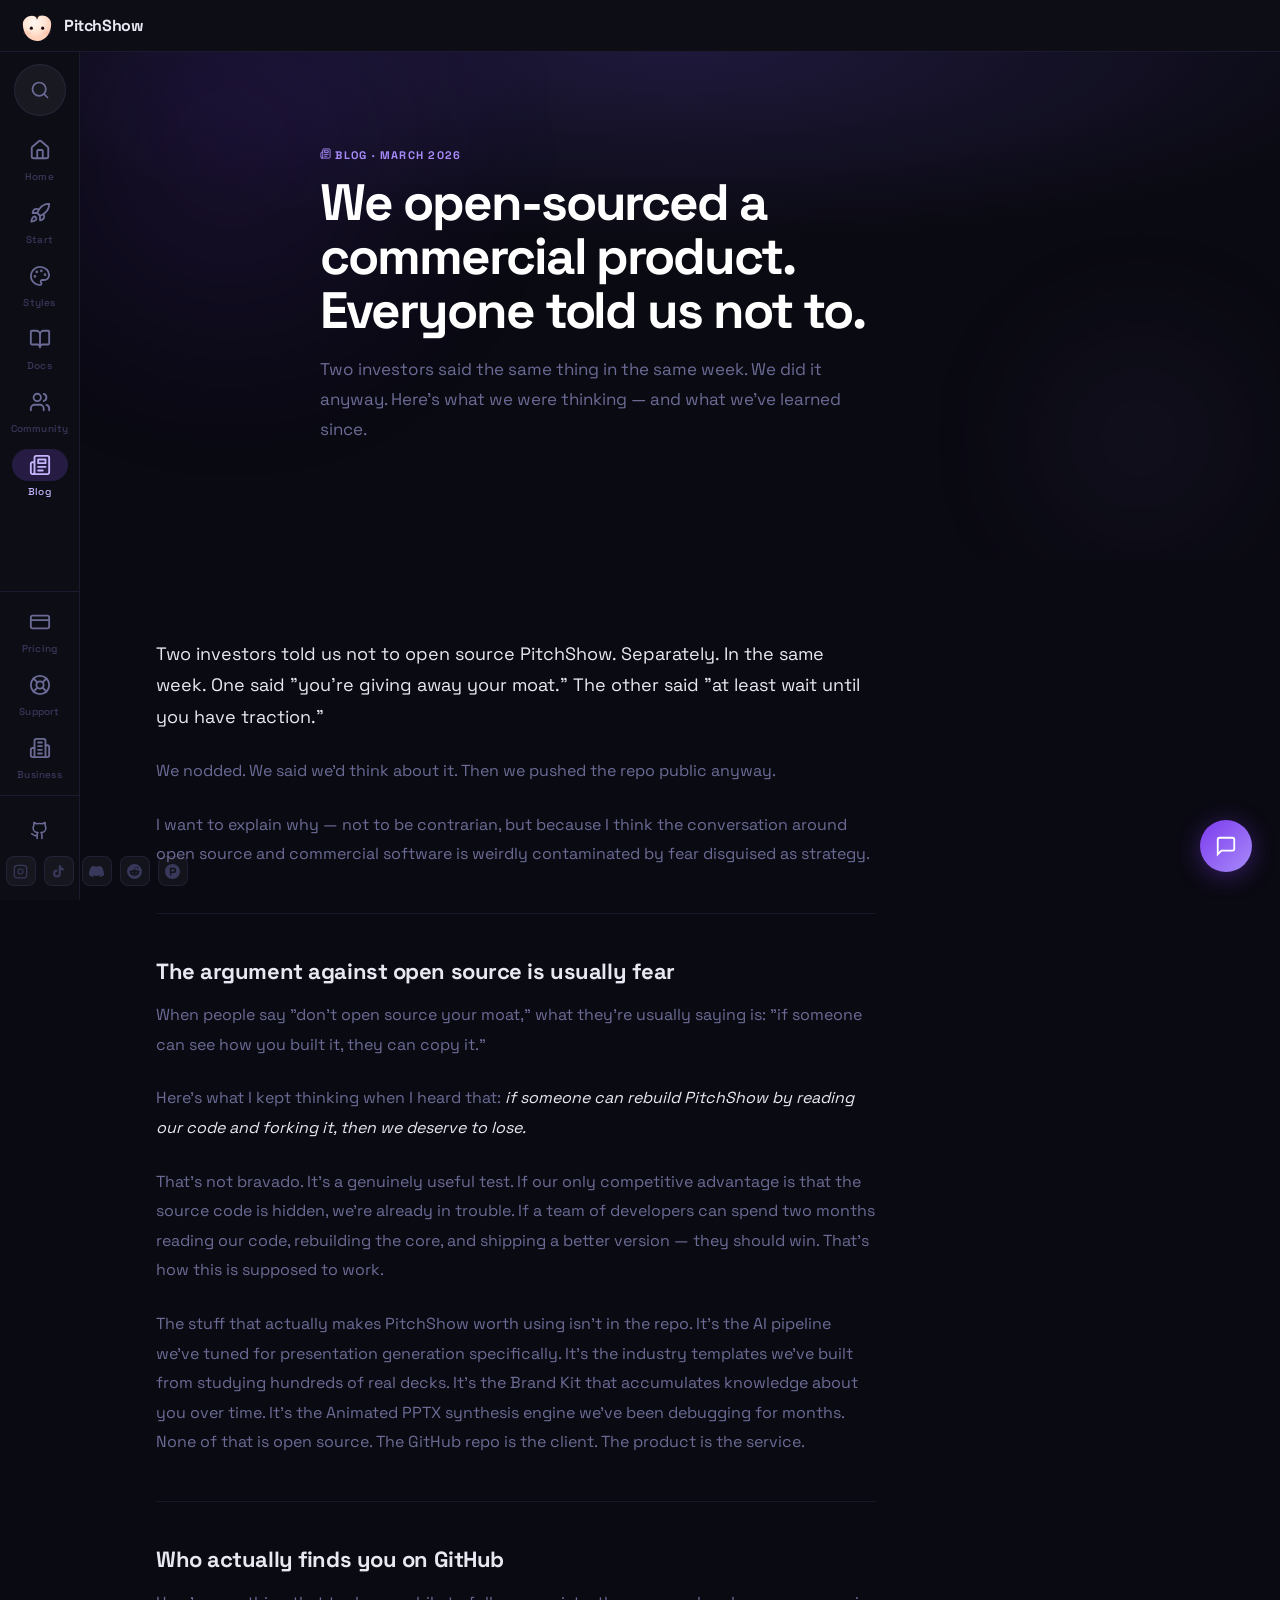
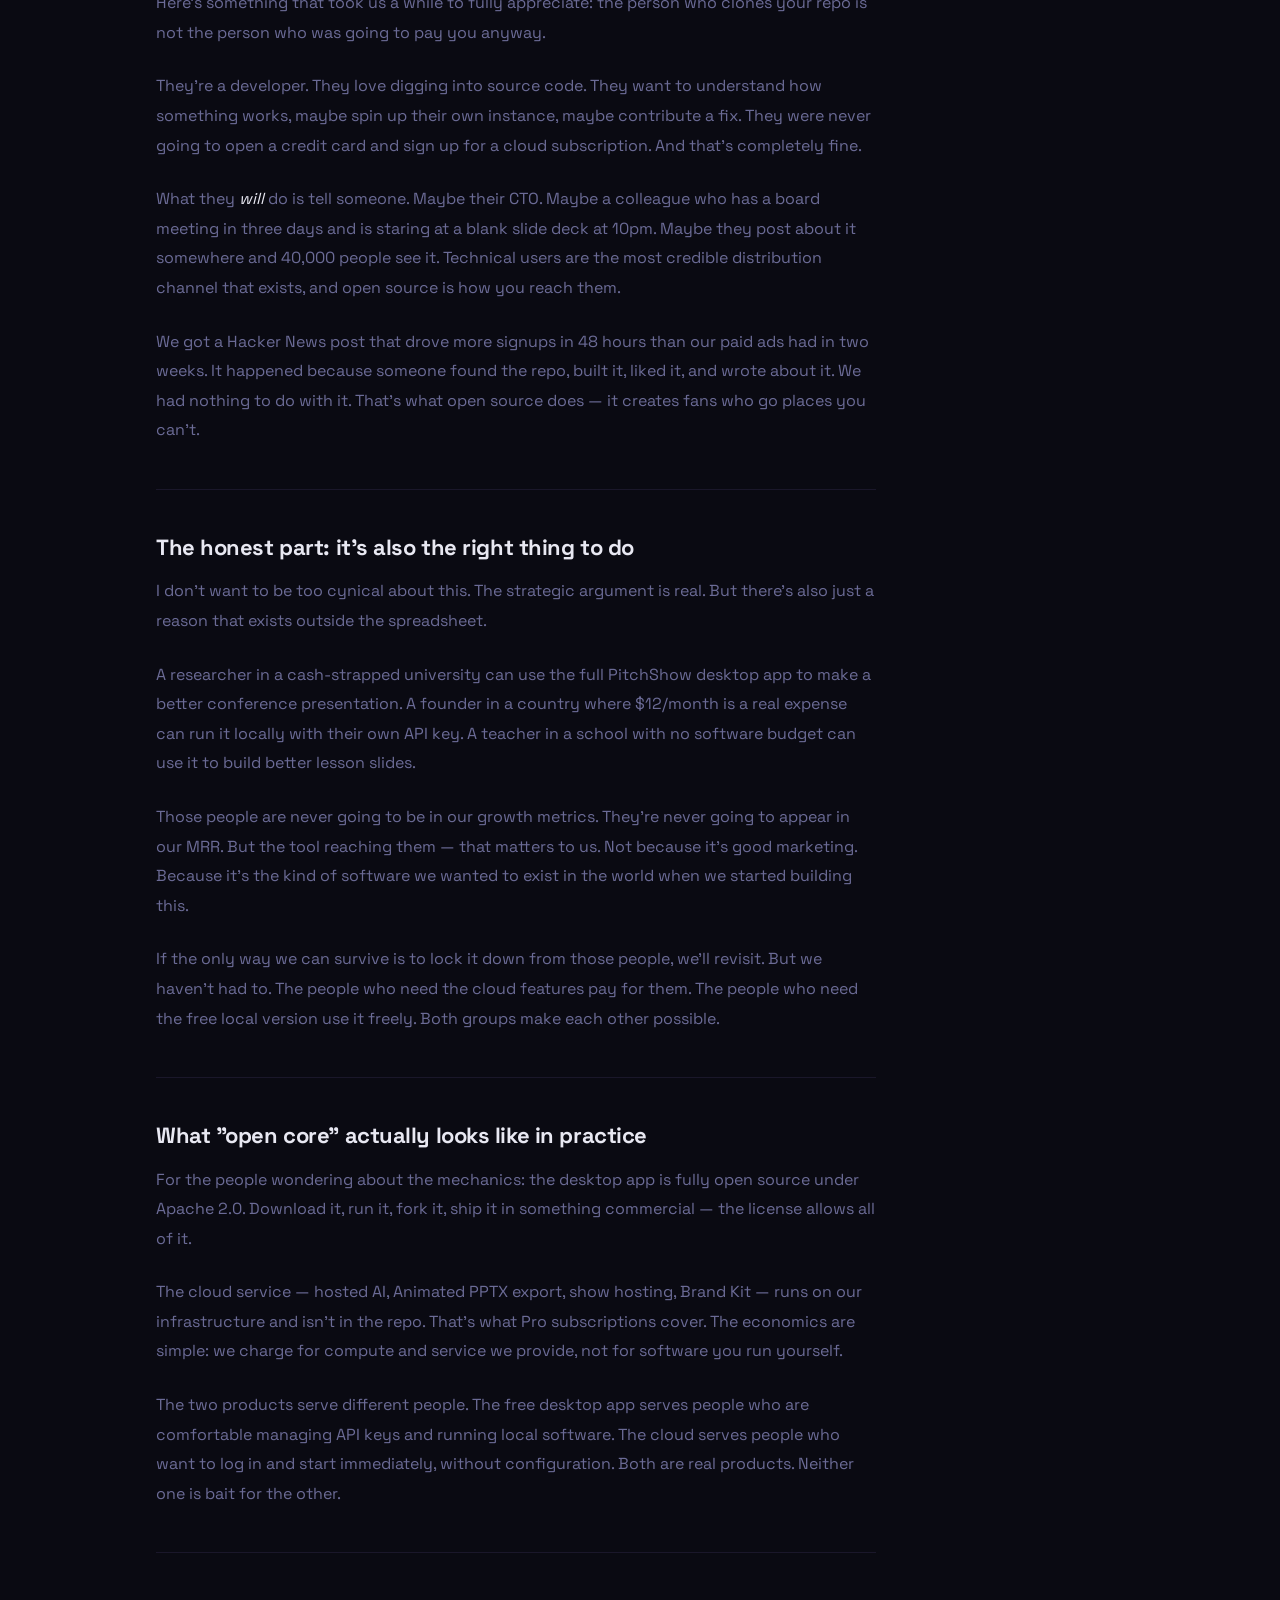
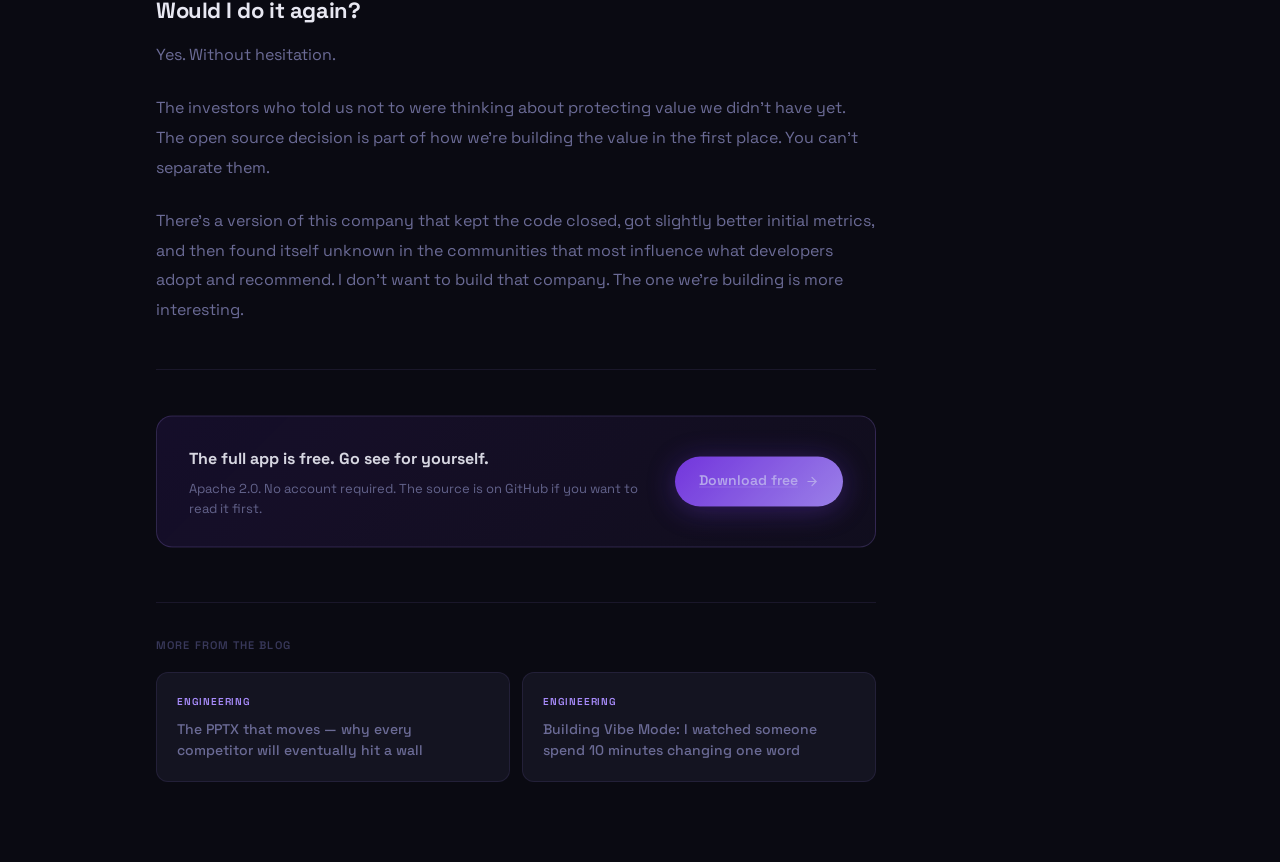
<file: blog-open-source.html>
<!DOCTYPE html>
<html lang="en">
<head>
<meta charset="UTF-8"/>
<meta name="viewport" content="width=device-width, initial-scale=1.0"/>
<title>We open-sourced a commercial product. Everyone told us not to. — PitchShow Blog</title>
<meta name="description" content="Two investors told us the same thing in the same week: don't open source it. We did it anyway. Here's what happened."/>
<link rel="preconnect" href="https://fonts.googleapis.com"/>
<link rel="preconnect" href="https://fonts.gstatic.com" crossorigin/>
<link href="https://fonts.googleapis.com/css2?family=Space+Grotesk:wght@300;400;500;600;700&family=JetBrains+Mono:wght@400;500&display=swap" rel="stylesheet"/>
<link rel="stylesheet" href="style.css"/>
<link rel="stylesheet" href="page.css"/>
</head>
<body>
<svg width="0" height="0" style="position:absolute;overflow:hidden">
  <defs>
    <radialGradient id="ps-grad" cx="40%" cy="28%" r="62%">
      <stop offset="0%" stop-color="#FFF9F4"/>
      <stop offset="52%" stop-color="#FFE8D8"/>
      <stop offset="100%" stop-color="#FFD0BA"/>
    </radialGradient>
  </defs>
</svg>
<aside class="sidebar" id="sidebar">
  <button class="sb-search" id="sbSearch" title="Search" aria-label="Search">
    <i data-lucide="search"></i>
  </button>
  <nav class="sb-nav">
    <a href="./index.html" class="sb-item" title="Home"><div class="sb-icon"><i data-lucide="home"></i></div><span class="sb-label">Home</span></a>
    <a href="./get-started.html" class="sb-item" title="Get started"><div class="sb-icon"><i data-lucide="rocket"></i></div><span class="sb-label">Start</span></a>
    <a href="./styles.html" class="sb-item" title="Styles"><div class="sb-icon"><i data-lucide="palette"></i></div><span class="sb-label">Styles</span></a>
    <a href="./docs.html" class="sb-item" title="Docs"><div class="sb-icon"><i data-lucide="book-open"></i></div><span class="sb-label">Docs</span></a>
    <a href="./community.html" class="sb-item" title="Community"><div class="sb-icon"><i data-lucide="users"></i></div><span class="sb-label">Community</span></a>
    <a href="./blog.html" class="sb-item active" title="Blog"><div class="sb-icon"><i data-lucide="newspaper"></i></div><span class="sb-label">Blog</span></a>
  </nav>
  <nav class="sb-nav sb-nav-bottom">
    <a href="./pricing.html" class="sb-item" title="Pricing"><div class="sb-icon"><i data-lucide="credit-card"></i></div><span class="sb-label">Pricing</span></a>
    <a href="./support.html" class="sb-item" title="Support"><div class="sb-icon"><i data-lucide="life-buoy"></i></div><span class="sb-label">Support</span></a>
    <a href="./enterprise.html" class="sb-item" title="Enterprise"><div class="sb-icon"><i data-lucide="building-2"></i></div><span class="sb-label">Business</span></a>
  </nav>
  <div class="sb-footer">
    <a href="https://github.com/pitchshow/pitchshow" class="sb-icon-btn" target="_blank" title="GitHub"><i data-lucide="github"></i></a>
    <div class="f-soc">
          <a href="https://github.com/pitchshow/pitchshow" target="_blank" title="GitHub"><i data-lucide="github"></i></a>
          <a href="https://x.com/pitchshowai" target="_blank" title="X / Twitter @pitchshowai"><i data-lucide="twitter"></i></a>
          <a href="https://youtube.com/@PitchShowAI" target="_blank" title="YouTube @PitchShowAI"><i data-lucide="youtube"></i></a>
          <a href="https://instagram.com/pitchshowai" target="_blank" title="Instagram @pitchshowai"><i data-lucide="instagram"></i></a>
          <a href="https://tiktok.com/@pitchshowai" target="_blank" title="TikTok @pitchshowai">
            <svg width="14" height="14" viewBox="0 0 24 24" fill="currentColor"><path d="M19.59 6.69a4.83 4.83 0 01-3.77-4.25V2h-3.45v13.67a2.89 2.89 0 01-2.88 2.5 2.89 2.89 0 01-2.89-2.89 2.89 2.89 0 012.89-2.89c.28 0 .54.04.79.1V9.01a6.33 6.33 0 00-.79-.05 6.34 6.34 0 00-6.34 6.34 6.34 6.34 0 006.34 6.34 6.34 6.34 0 006.33-6.34V9.07a8.16 8.16 0 004.77 1.52V7.17a4.85 4.85 0 01-1-.48z"/></svg>
          </a>
          <a href="https://discord.gg/pitchshow" target="_blank" title="Discord">
            <svg width="14" height="14" viewBox="0 0 24 24" fill="currentColor"><path d="M20.317 4.37a19.791 19.791 0 00-4.885-1.515.074.074 0 00-.079.037c-.21.375-.444.864-.608 1.25a18.27 18.27 0 00-5.487 0 12.64 12.64 0 00-.617-1.25.077.077 0 00-.079-.037A19.736 19.736 0 003.677 4.37a.07.07 0 00-.032.027C.533 9.046-.32 13.58.099 18.057a.082.082 0 00.031.057 19.9 19.9 0 005.993 3.03.078.078 0 00.084-.028c.462-.63.874-1.295 1.226-1.994a.076.076 0 00-.041-.106 13.107 13.107 0 01-1.872-.892.077.077 0 01-.008-.128 10.2 10.2 0 00.372-.292.074.074 0 01.077-.01c3.928 1.793 8.18 1.793 12.062 0a.074.074 0 01.078.01c.12.098.246.198.373.292a.077.077 0 01-.006.127 12.299 12.299 0 01-1.873.892.077.077 0 00-.041.107c.36.698.772 1.362 1.225 1.993a.076.076 0 00.084.028 19.839 19.839 0 006.002-3.03.077.077 0 00.032-.054c.5-5.177-.838-9.674-3.549-13.66a.061.061 0 00-.031-.03z"/></svg>
          </a>
          <a href="https://reddit.com/r/pitchshow" target="_blank" title="Reddit r/pitchshow">
            <svg width="14" height="14" viewBox="0 0 24 24" fill="currentColor"><path d="M12 0A12 12 0 0 0 0 12a12 12 0 0 0 12 12 12 12 0 0 0 12-12A12 12 0 0 0 12 0zm5.01 4.744c.688 0 1.25.561 1.25 1.249a1.25 1.25 0 0 1-2.498.056l-2.597-.547-.8 3.747c1.824.07 3.48.632 4.674 1.488.308-.309.73-.491 1.207-.491.968 0 1.754.786 1.754 1.754 0 .716-.435 1.333-1.01 1.614a3.111 3.111 0 0 1 .042.52c0 2.694-3.13 4.87-7.004 4.87-3.874 0-7.004-2.176-7.004-4.87 0-.183.015-.366.043-.534A1.748 1.748 0 0 1 4.028 12c0-.968.786-1.754 1.754-1.754.463 0 .898.196 1.207.49 1.207-.883 2.878-1.43 4.744-1.487l.885-4.182a.342.342 0 0 1 .14-.197.35.35 0 0 1 .238-.042l2.906.617a1.214 1.214 0 0 1 1.108-.701zM9.25 12C8.561 12 8 12.562 8 13.25c0 .687.561 1.248 1.25 1.248.687 0 1.248-.561 1.248-1.249 0-.688-.561-1.249-1.249-1.249zm5.5 0c-.687 0-1.248.561-1.248 1.25 0 .687.561 1.248 1.249 1.248.688 0 1.249-.561 1.249-1.249 0-.687-.562-1.249-1.25-1.249zm-5.466 3.99a.327.327 0 0 0-.231.094.33.33 0 0 0 0 .463c.842.842 2.484.913 2.961.913.477 0 2.105-.056 2.961-.913a.361.361 0 0 0 .029-.463.33.33 0 0 0-.464 0c-.547.533-1.684.73-2.512.73-.828 0-1.979-.196-2.512-.73a.326.326 0 0 0-.232-.095z"/></svg>
          </a>
          <a href="https://producthunt.com/@pitchshow" target="_blank" title="Product Hunt @pitchshow">
            <svg width="14" height="14" viewBox="0 0 24 24" fill="currentColor"><path d="M13.604 8.4h-3.405V12h3.405a1.8 1.8 0 000-3.6zM12 0C5.372 0 0 5.372 0 12s5.372 12 12 12 12-5.372 12-12S18.628 0 12 0zm1.604 14.4H10.2v3.6H7.8V6h5.804a4.2 4.2 0 010 8.4z"/></svg>
          </a>
        </div>
    <!-- sign-in button: visible after Cloud launch -->
  </div>
</aside>

<main class="main pg">
  <div class="pg-hero">
    <div class="orb orb-a"></div>
    <div class="orb orb-b"></div>
    <div class="pg-hero-inner" style="text-align:left;align-items:flex-start;max-width:720px">
      <div class="pg-kicker gs-up"><i data-lucide="newspaper" style="width:11px;height:11px"></i> Blog · March 2026</div>
      <h1 class="pg-h1 gs-up" style="font-size:clamp(28px,4vw,52px)">We open-sourced a commercial product.<br/>Everyone told us not to.</h1>
      <p class="pg-sub gs-up" style="text-align:left;max-width:560px">Two investors said the same thing in the same week. We did it anyway. Here's what we were thinking — and what we've learned since.</p>
      <div class="blog-byline gs-up">
        <span>PitchShow Team</span><span class="blog-byline-sep">·</span>
        <span>6 min read</span><span class="blog-byline-sep">·</span>
        <span style="color:var(--p400)">Strategy</span>
      </div>
    </div>
  </div>

  <div class="pg-section">
    <div class="pg-wrap">
      <article class="blog-article gs-up">

        <p class="blog-lead">Two investors told us not to open source PitchShow. Separately. In the same week. One said "you're giving away your moat." The other said "at least wait until you have traction."</p>

        <p>We nodded. We said we'd think about it. Then we pushed the repo public anyway.</p>

        <p>I want to explain why — not to be contrarian, but because I think the conversation around open source and commercial software is weirdly contaminated by fear disguised as strategy.</p>

        <hr class="blog-rule"/>

        <h2>The argument against open source is usually fear</h2>

        <p>When people say "don't open source your moat," what they're usually saying is: "if someone can see how you built it, they can copy it."</p>

        <p>Here's what I kept thinking when I heard that: <em>if someone can rebuild PitchShow by reading our code and forking it, then we deserve to lose.</em></p>

        <p>That's not bravado. It's a genuinely useful test. If our only competitive advantage is that the source code is hidden, we're already in trouble. If a team of developers can spend two months reading our code, rebuilding the core, and shipping a better version — they should win. That's how this is supposed to work.</p>

        <p>The stuff that actually makes PitchShow worth using isn't in the repo. It's the AI pipeline we've tuned for presentation generation specifically. It's the industry templates we've built from studying hundreds of real decks. It's the Brand Kit that accumulates knowledge about you over time. It's the Animated PPTX synthesis engine we've been debugging for months. None of that is open source. The GitHub repo is the client. The product is the service.</p>

        <hr class="blog-rule"/>

        <h2>Who actually finds you on GitHub</h2>

        <p>Here's something that took us a while to fully appreciate: the person who clones your repo is not the person who was going to pay you anyway.</p>

        <p>They're a developer. They love digging into source code. They want to understand how something works, maybe spin up their own instance, maybe contribute a fix. They were never going to open a credit card and sign up for a cloud subscription. And that's completely fine.</p>

        <p>What they <em>will</em> do is tell someone. Maybe their CTO. Maybe a colleague who has a board meeting in three days and is staring at a blank slide deck at 10pm. Maybe they post about it somewhere and 40,000 people see it. Technical users are the most credible distribution channel that exists, and open source is how you reach them.</p>

        <p>We got a Hacker News post that drove more signups in 48 hours than our paid ads had in two weeks. It happened because someone found the repo, built it, liked it, and wrote about it. We had nothing to do with it. That's what open source does — it creates fans who go places you can't.</p>

        <hr class="blog-rule"/>

        <h2>The honest part: it's also the right thing to do</h2>

        <p>I don't want to be too cynical about this. The strategic argument is real. But there's also just a reason that exists outside the spreadsheet.</p>

        <p>A researcher in a cash-strapped university can use the full PitchShow desktop app to make a better conference presentation. A founder in a country where $12/month is a real expense can run it locally with their own API key. A teacher in a school with no software budget can use it to build better lesson slides.</p>

        <p>Those people are never going to be in our growth metrics. They're never going to appear in our MRR. But the tool reaching them — that matters to us. Not because it's good marketing. Because it's the kind of software we wanted to exist in the world when we started building this.</p>

        <p>If the only way we can survive is to lock it down from those people, we'll revisit. But we haven't had to. The people who need the cloud features pay for them. The people who need the free local version use it freely. Both groups make each other possible.</p>

        <hr class="blog-rule"/>

        <h2>What "open core" actually looks like in practice</h2>

        <p>For the people wondering about the mechanics: the desktop app is fully open source under Apache 2.0. Download it, run it, fork it, ship it in something commercial — the license allows all of it.</p>

        <p>The cloud service — hosted AI, Animated PPTX export, show hosting, Brand Kit — runs on our infrastructure and isn't in the repo. That's what Pro subscriptions cover. The economics are simple: we charge for compute and service we provide, not for software you run yourself.</p>

        <p>The two products serve different people. The free desktop app serves people who are comfortable managing API keys and running local software. The cloud serves people who want to log in and start immediately, without configuration. Both are real products. Neither one is bait for the other.</p>

        <hr class="blog-rule"/>

        <h2>Would I do it again?</h2>

        <p>Yes. Without hesitation.</p>

        <p>The investors who told us not to were thinking about protecting value we didn't have yet. The open source decision is part of how we're building the value in the first place. You can't separate them.</p>

        <p>There's a version of this company that kept the code closed, got slightly better initial metrics, and then found itself unknown in the communities that most influence what developers adopt and recommend. I don't want to build that company. The one we're building is more interesting.</p>

        <hr class="blog-rule"/>

        <div class="blog-cta gs-card">
          <div class="blog-cta-text">
            <div class="blog-cta-title">The full app is free. Go see for yourself.</div>
            <div class="blog-cta-sub">Apache 2.0. No account required. The source is on GitHub if you want to read it first.</div>
          </div>
          <a href="./get-started.html" class="btn-pill-primary" style="flex-shrink:0;white-space:nowrap">Download free <i data-lucide="arrow-right" style="width:14px;height:14px"></i></a>
        </div>

        <div class="blog-more">
          <div class="blog-more-label">More from the blog</div>
          <div class="blog-more-grid">
            <a href="./blog.html" class="blog-more-card" style="text-decoration:none;transition:border-color .2s" onmouseover="this.style.borderColor='var(--bd2)'" onmouseout="this.style.borderColor='var(--bd)'">
              <div class="blog-more-tag">Engineering</div>
              <div class="blog-more-title">The PPTX that moves — why every competitor will eventually hit a wall</div>
            </a>
            <a href="./blog-vibe-mode.html" class="blog-more-card" style="text-decoration:none;transition:border-color .2s" onmouseover="this.style.borderColor='var(--bd2)'" onmouseout="this.style.borderColor='var(--bd)'">
              <div class="blog-more-tag">Engineering</div>
              <div class="blog-more-title">Building Vibe Mode: I watched someone spend 10 minutes changing one word</div>
            </a>
          </div>
        </div>

      </article>
    </div>
  </div>
</main>
<script src="vendor/lucide.min.js"></script>
<script src="vendor/gsap.min.js"></script>
<script src="vendor/ScrollTrigger.min.js"></script>
<script src="page.js"></script>
</body>
</html>
</file>
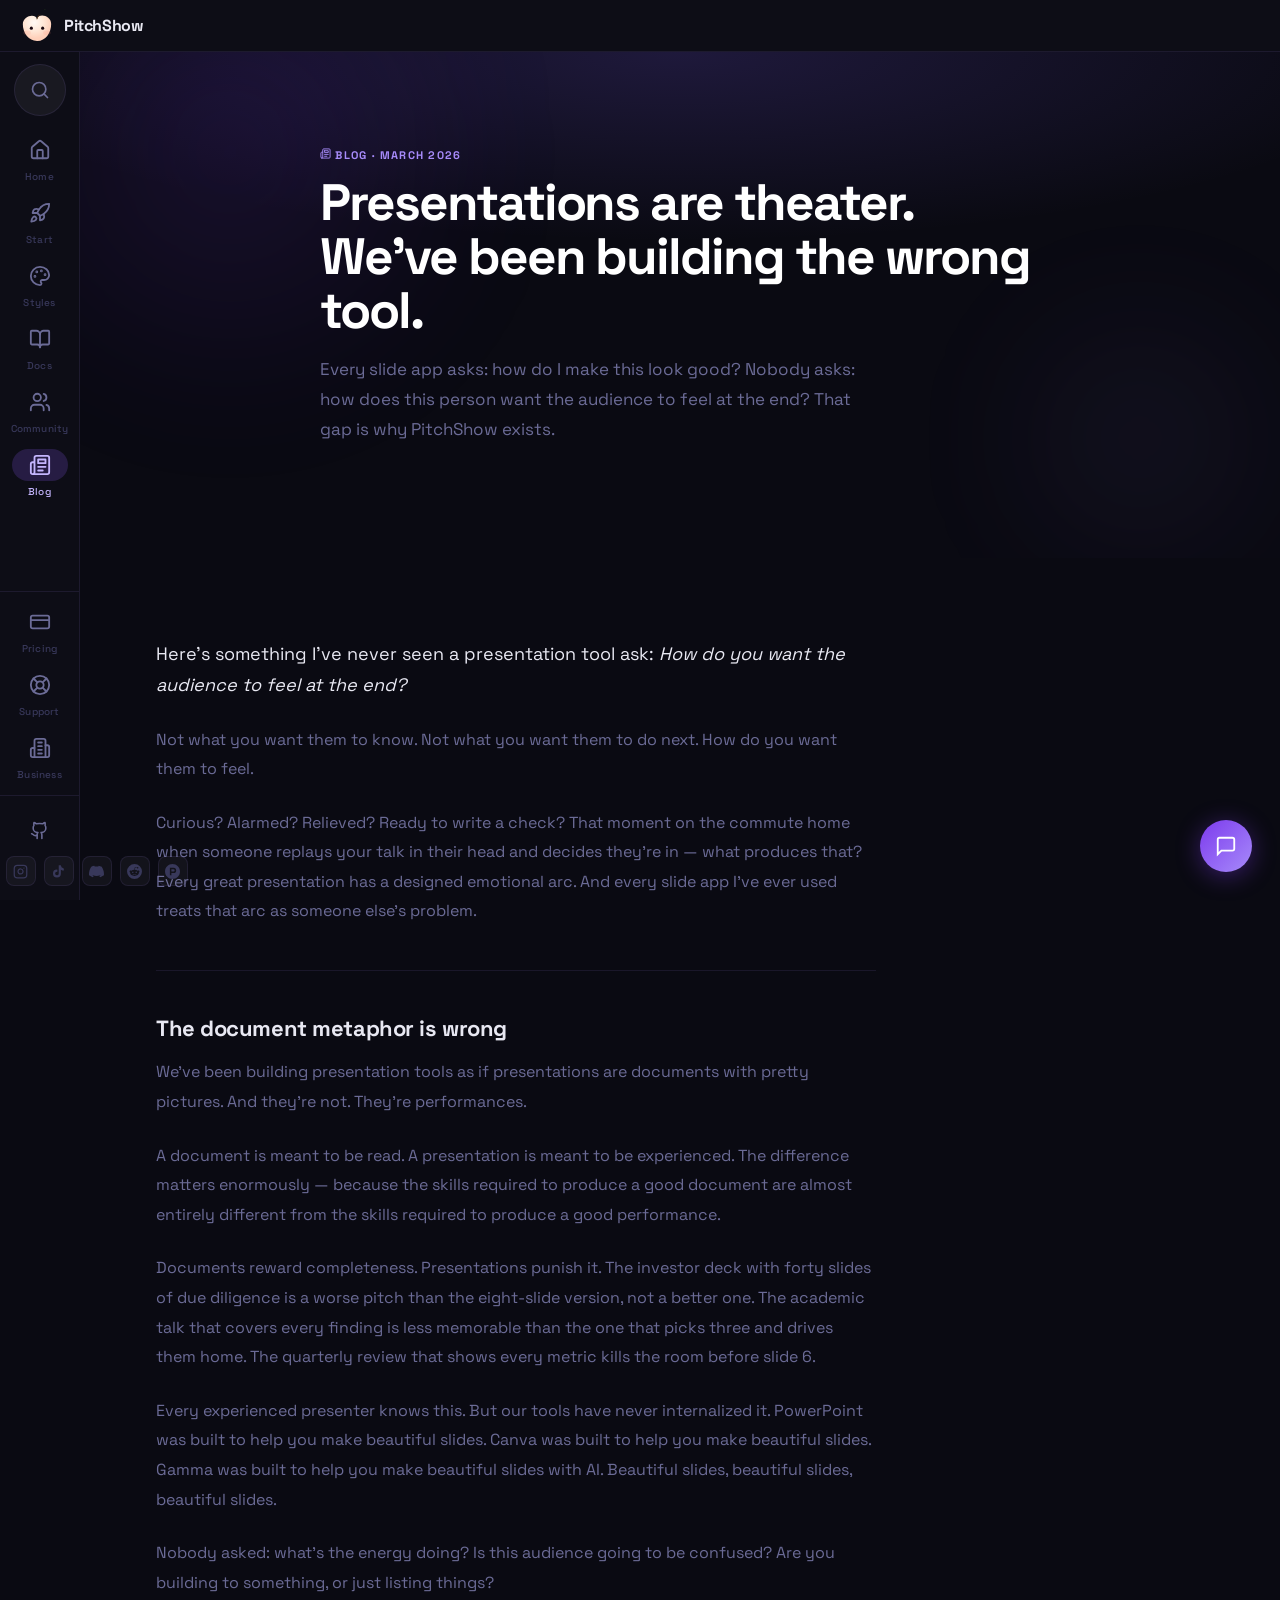
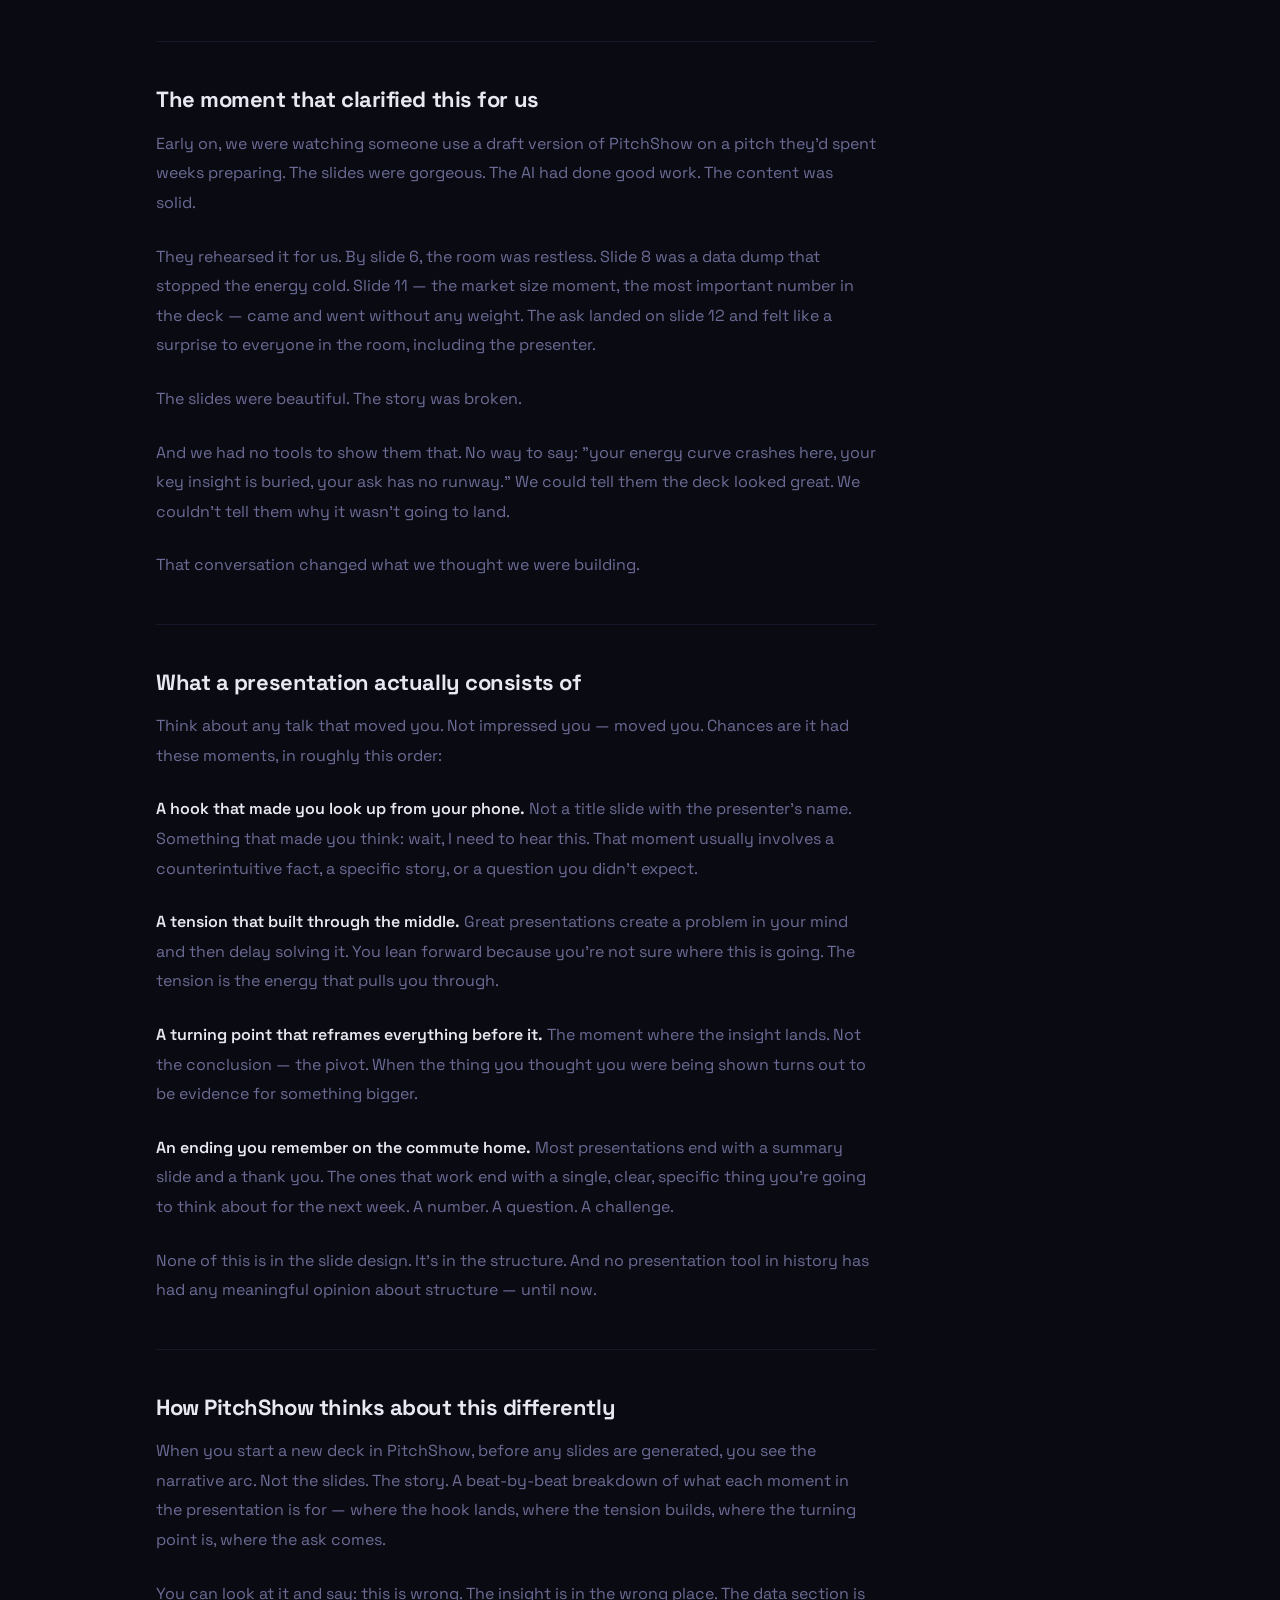
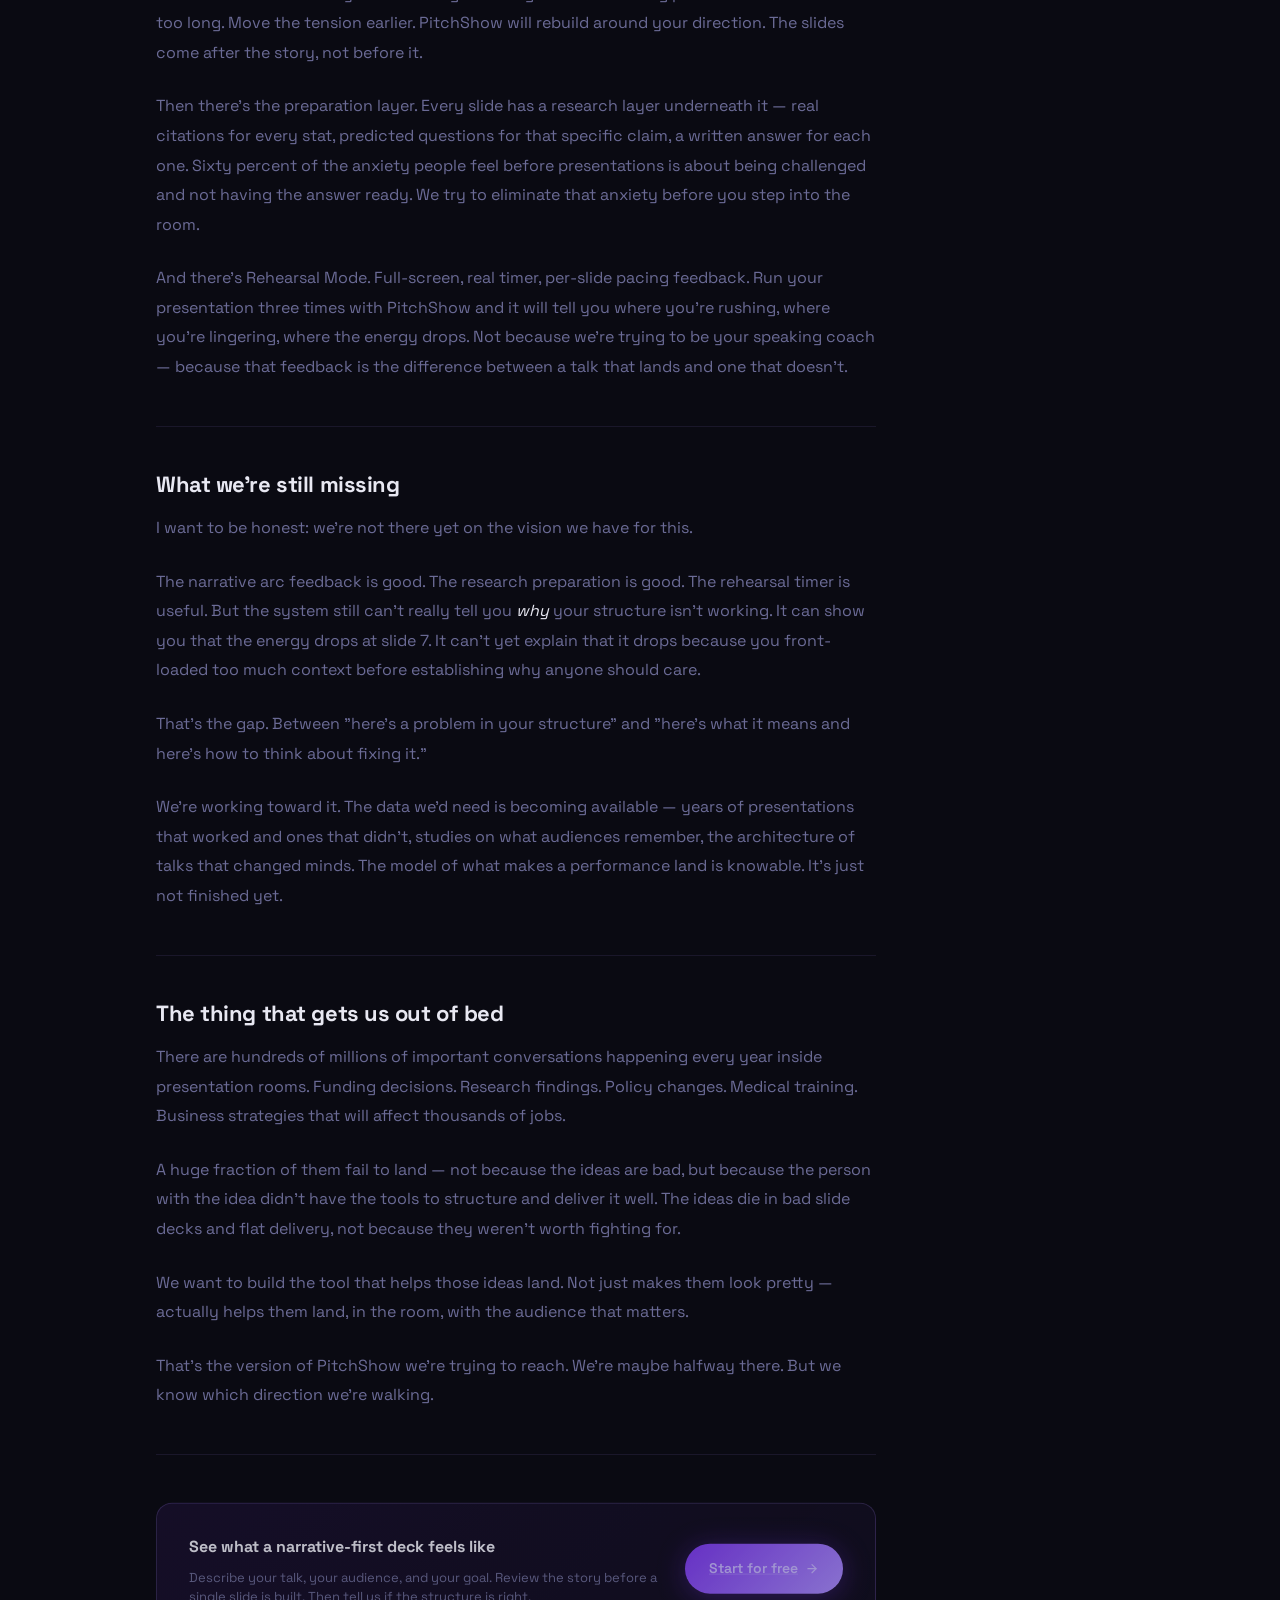
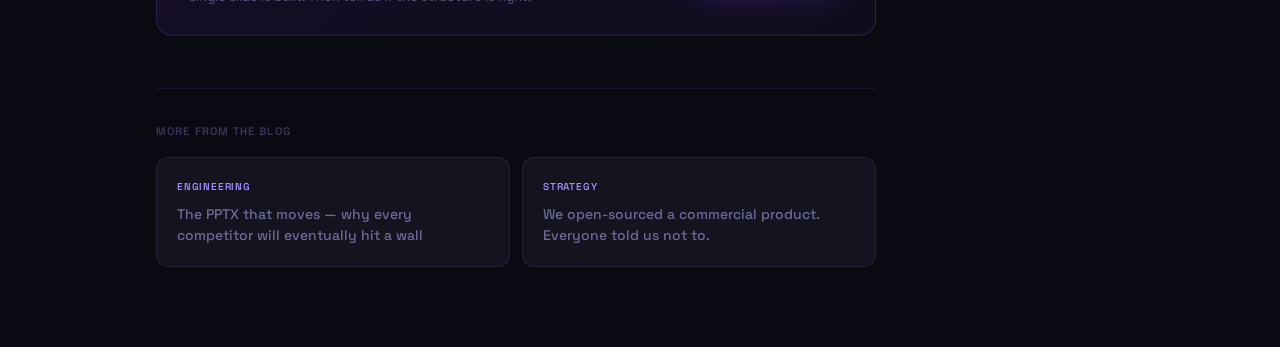
<file: blog-presentations-are-theater.html>
<!DOCTYPE html>
<html lang="en">
<head>
<meta charset="UTF-8"/>
<meta name="viewport" content="width=device-width, initial-scale=1.0"/>
<title>Presentations are theater. We've been building the wrong tool. — PitchShow Blog</title>
<meta name="description" content="Every slide app asks: how do I make this look good? Nobody asks: how does this person want the audience to feel at the end? That question is why PitchShow exists."/>
<link rel="preconnect" href="https://fonts.googleapis.com"/>
<link rel="preconnect" href="https://fonts.gstatic.com" crossorigin/>
<link href="https://fonts.googleapis.com/css2?family=Space+Grotesk:wght@300;400;500;600;700&family=JetBrains+Mono:wght@400;500&display=swap" rel="stylesheet"/>
<link rel="stylesheet" href="style.css"/>
<link rel="stylesheet" href="page.css"/>
</head>
<body>
<svg width="0" height="0" style="position:absolute;overflow:hidden">
  <defs>
    <radialGradient id="ps-grad" cx="40%" cy="28%" r="62%">
      <stop offset="0%" stop-color="#FFF9F4"/>
      <stop offset="52%" stop-color="#FFE8D8"/>
      <stop offset="100%" stop-color="#FFD0BA"/>
    </radialGradient>
  </defs>
</svg>
<aside class="sidebar" id="sidebar">
  <button class="sb-search" id="sbSearch" title="Search" aria-label="Search">
    <i data-lucide="search"></i>
  </button>
  <nav class="sb-nav">
    <a href="./index.html" class="sb-item" title="Home"><div class="sb-icon"><i data-lucide="home"></i></div><span class="sb-label">Home</span></a>
    <a href="./get-started.html" class="sb-item" title="Get started"><div class="sb-icon"><i data-lucide="rocket"></i></div><span class="sb-label">Start</span></a>
    <a href="./styles.html" class="sb-item" title="Styles"><div class="sb-icon"><i data-lucide="palette"></i></div><span class="sb-label">Styles</span></a>
    <a href="./docs.html" class="sb-item" title="Docs"><div class="sb-icon"><i data-lucide="book-open"></i></div><span class="sb-label">Docs</span></a>
    <a href="./community.html" class="sb-item" title="Community"><div class="sb-icon"><i data-lucide="users"></i></div><span class="sb-label">Community</span></a>
    <a href="./blog.html" class="sb-item active" title="Blog"><div class="sb-icon"><i data-lucide="newspaper"></i></div><span class="sb-label">Blog</span></a>
  </nav>
  <nav class="sb-nav sb-nav-bottom">
    <a href="./pricing.html" class="sb-item" title="Pricing"><div class="sb-icon"><i data-lucide="credit-card"></i></div><span class="sb-label">Pricing</span></a>
    <a href="./support.html" class="sb-item" title="Support"><div class="sb-icon"><i data-lucide="life-buoy"></i></div><span class="sb-label">Support</span></a>
    <a href="./enterprise.html" class="sb-item" title="Enterprise"><div class="sb-icon"><i data-lucide="building-2"></i></div><span class="sb-label">Business</span></a>
  </nav>
  <div class="sb-footer">
    <a href="https://github.com/pitchshow/pitchshow" class="sb-icon-btn" target="_blank" title="GitHub"><i data-lucide="github"></i></a>
    <div class="f-soc">
          <a href="https://github.com/pitchshow/pitchshow" target="_blank" title="GitHub"><i data-lucide="github"></i></a>
          <a href="https://x.com/pitchshowai" target="_blank" title="X / Twitter @pitchshowai"><i data-lucide="twitter"></i></a>
          <a href="https://youtube.com/@PitchShowAI" target="_blank" title="YouTube @PitchShowAI"><i data-lucide="youtube"></i></a>
          <a href="https://instagram.com/pitchshowai" target="_blank" title="Instagram @pitchshowai"><i data-lucide="instagram"></i></a>
          <a href="https://tiktok.com/@pitchshowai" target="_blank" title="TikTok @pitchshowai">
            <svg width="14" height="14" viewBox="0 0 24 24" fill="currentColor"><path d="M19.59 6.69a4.83 4.83 0 01-3.77-4.25V2h-3.45v13.67a2.89 2.89 0 01-2.88 2.5 2.89 2.89 0 01-2.89-2.89 2.89 2.89 0 012.89-2.89c.28 0 .54.04.79.1V9.01a6.33 6.33 0 00-.79-.05 6.34 6.34 0 00-6.34 6.34 6.34 6.34 0 006.34 6.34 6.34 6.34 0 006.33-6.34V9.07a8.16 8.16 0 004.77 1.52V7.17a4.85 4.85 0 01-1-.48z"/></svg>
          </a>
          <a href="https://discord.gg/pitchshow" target="_blank" title="Discord">
            <svg width="14" height="14" viewBox="0 0 24 24" fill="currentColor"><path d="M20.317 4.37a19.791 19.791 0 00-4.885-1.515.074.074 0 00-.079.037c-.21.375-.444.864-.608 1.25a18.27 18.27 0 00-5.487 0 12.64 12.64 0 00-.617-1.25.077.077 0 00-.079-.037A19.736 19.736 0 003.677 4.37a.07.07 0 00-.032.027C.533 9.046-.32 13.58.099 18.057a.082.082 0 00.031.057 19.9 19.9 0 005.993 3.03.078.078 0 00.084-.028c.462-.63.874-1.295 1.226-1.994a.076.076 0 00-.041-.106 13.107 13.107 0 01-1.872-.892.077.077 0 01-.008-.128 10.2 10.2 0 00.372-.292.074.074 0 01.077-.01c3.928 1.793 8.18 1.793 12.062 0a.074.074 0 01.078.01c.12.098.246.198.373.292a.077.077 0 01-.006.127 12.299 12.299 0 01-1.873.892.077.077 0 00-.041.107c.36.698.772 1.362 1.225 1.993a.076.076 0 00.084.028 19.839 19.839 0 006.002-3.03.077.077 0 00.032-.054c.5-5.177-.838-9.674-3.549-13.66a.061.061 0 00-.031-.03z"/></svg>
          </a>
          <a href="https://reddit.com/r/pitchshow" target="_blank" title="Reddit r/pitchshow">
            <svg width="14" height="14" viewBox="0 0 24 24" fill="currentColor"><path d="M12 0A12 12 0 0 0 0 12a12 12 0 0 0 12 12 12 12 0 0 0 12-12A12 12 0 0 0 12 0zm5.01 4.744c.688 0 1.25.561 1.25 1.249a1.25 1.25 0 0 1-2.498.056l-2.597-.547-.8 3.747c1.824.07 3.48.632 4.674 1.488.308-.309.73-.491 1.207-.491.968 0 1.754.786 1.754 1.754 0 .716-.435 1.333-1.01 1.614a3.111 3.111 0 0 1 .042.52c0 2.694-3.13 4.87-7.004 4.87-3.874 0-7.004-2.176-7.004-4.87 0-.183.015-.366.043-.534A1.748 1.748 0 0 1 4.028 12c0-.968.786-1.754 1.754-1.754.463 0 .898.196 1.207.49 1.207-.883 2.878-1.43 4.744-1.487l.885-4.182a.342.342 0 0 1 .14-.197.35.35 0 0 1 .238-.042l2.906.617a1.214 1.214 0 0 1 1.108-.701zM9.25 12C8.561 12 8 12.562 8 13.25c0 .687.561 1.248 1.25 1.248.687 0 1.248-.561 1.248-1.249 0-.688-.561-1.249-1.249-1.249zm5.5 0c-.687 0-1.248.561-1.248 1.25 0 .687.561 1.248 1.249 1.248.688 0 1.249-.561 1.249-1.249 0-.687-.562-1.249-1.25-1.249zm-5.466 3.99a.327.327 0 0 0-.231.094.33.33 0 0 0 0 .463c.842.842 2.484.913 2.961.913.477 0 2.105-.056 2.961-.913a.361.361 0 0 0 .029-.463.33.33 0 0 0-.464 0c-.547.533-1.684.73-2.512.73-.828 0-1.979-.196-2.512-.73a.326.326 0 0 0-.232-.095z"/></svg>
          </a>
          <a href="https://producthunt.com/@pitchshow" target="_blank" title="Product Hunt @pitchshow">
            <svg width="14" height="14" viewBox="0 0 24 24" fill="currentColor"><path d="M13.604 8.4h-3.405V12h3.405a1.8 1.8 0 000-3.6zM12 0C5.372 0 0 5.372 0 12s5.372 12 12 12 12-5.372 12-12S18.628 0 12 0zm1.604 14.4H10.2v3.6H7.8V6h5.804a4.2 4.2 0 010 8.4z"/></svg>
          </a>
        </div>
    <!-- sign-in button: visible after Cloud launch -->
  </div>
</aside>

<main class="main pg">
  <div class="pg-hero">
    <div class="orb orb-a"></div>
    <div class="orb orb-b"></div>
    <div class="pg-hero-inner" style="text-align:left;align-items:flex-start;max-width:720px">
      <div class="pg-kicker gs-up"><i data-lucide="newspaper" style="width:11px;height:11px"></i> Blog · March 2026</div>
      <h1 class="pg-h1 gs-up" style="font-size:clamp(28px,4vw,52px)">Presentations are theater.<br/>We've been building the wrong tool.</h1>
      <p class="pg-sub gs-up" style="text-align:left;max-width:560px">Every slide app asks: how do I make this look good? Nobody asks: how does this person want the audience to feel at the end? That gap is why PitchShow exists.</p>
      <div class="blog-byline gs-up">
        <span>PitchShow Team</span><span class="blog-byline-sep">·</span>
        <span>10 min read</span><span class="blog-byline-sep">·</span>
        <span style="color:var(--p400)">Product thinking</span>
      </div>
    </div>
  </div>

  <div class="pg-section">
    <div class="pg-wrap">
      <article class="blog-article gs-up">

        <p class="blog-lead">Here's something I've never seen a presentation tool ask: <em>How do you want the audience to feel at the end?</em></p>

        <p>Not what you want them to know. Not what you want them to do next. How do you want them to feel.</p>

        <p>Curious? Alarmed? Relieved? Ready to write a check? That moment on the commute home when someone replays your talk in their head and decides they're in — what produces that? Every great presentation has a designed emotional arc. And every slide app I've ever used treats that arc as someone else's problem.</p>

        <hr class="blog-rule"/>

        <h2>The document metaphor is wrong</h2>

        <p>We've been building presentation tools as if presentations are documents with pretty pictures. And they're not. They're performances.</p>

        <p>A document is meant to be read. A presentation is meant to be experienced. The difference matters enormously — because the skills required to produce a good document are almost entirely different from the skills required to produce a good performance.</p>

        <p>Documents reward completeness. Presentations punish it. The investor deck with forty slides of due diligence is a worse pitch than the eight-slide version, not a better one. The academic talk that covers every finding is less memorable than the one that picks three and drives them home. The quarterly review that shows every metric kills the room before slide 6.</p>

        <p>Every experienced presenter knows this. But our tools have never internalized it. PowerPoint was built to help you make beautiful slides. Canva was built to help you make beautiful slides. Gamma was built to help you make beautiful slides with AI. Beautiful slides, beautiful slides, beautiful slides.</p>

        <p>Nobody asked: what's the energy doing? Is this audience going to be confused? Are you building to something, or just listing things?</p>

        <hr class="blog-rule"/>

        <h2>The moment that clarified this for us</h2>

        <p>Early on, we were watching someone use a draft version of PitchShow on a pitch they'd spent weeks preparing. The slides were gorgeous. The AI had done good work. The content was solid.</p>

        <p>They rehearsed it for us. By slide 6, the room was restless. Slide 8 was a data dump that stopped the energy cold. Slide 11 — the market size moment, the most important number in the deck — came and went without any weight. The ask landed on slide 12 and felt like a surprise to everyone in the room, including the presenter.</p>

        <p>The slides were beautiful. The story was broken.</p>

        <p>And we had no tools to show them that. No way to say: "your energy curve crashes here, your key insight is buried, your ask has no runway." We could tell them the deck looked great. We couldn't tell them why it wasn't going to land.</p>

        <p>That conversation changed what we thought we were building.</p>

        <hr class="blog-rule"/>

        <h2>What a presentation actually consists of</h2>

        <p>Think about any talk that moved you. Not impressed you — moved you. Chances are it had these moments, in roughly this order:</p>

        <p><strong>A hook that made you look up from your phone.</strong> Not a title slide with the presenter's name. Something that made you think: wait, I need to hear this. That moment usually involves a counterintuitive fact, a specific story, or a question you didn't expect.</p>

        <p><strong>A tension that built through the middle.</strong> Great presentations create a problem in your mind and then delay solving it. You lean forward because you're not sure where this is going. The tension is the energy that pulls you through.</p>

        <p><strong>A turning point that reframes everything before it.</strong> The moment where the insight lands. Not the conclusion — the pivot. When the thing you thought you were being shown turns out to be evidence for something bigger.</p>

        <p><strong>An ending you remember on the commute home.</strong> Most presentations end with a summary slide and a thank you. The ones that work end with a single, clear, specific thing you're going to think about for the next week. A number. A question. A challenge.</p>

        <p>None of this is in the slide design. It's in the structure. And no presentation tool in history has had any meaningful opinion about structure — until now.</p>

        <hr class="blog-rule"/>

        <h2>How PitchShow thinks about this differently</h2>

        <p>When you start a new deck in PitchShow, before any slides are generated, you see the narrative arc. Not the slides. The story. A beat-by-beat breakdown of what each moment in the presentation is for — where the hook lands, where the tension builds, where the turning point is, where the ask comes.</p>

        <p>You can look at it and say: this is wrong. The insight is in the wrong place. The data section is too long. Move the tension earlier. PitchShow will rebuild around your direction. The slides come after the story, not before it.</p>

        <p>Then there's the preparation layer. Every slide has a research layer underneath it — real citations for every stat, predicted questions for that specific claim, a written answer for each one. Sixty percent of the anxiety people feel before presentations is about being challenged and not having the answer ready. We try to eliminate that anxiety before you step into the room.</p>

        <p>And there's Rehearsal Mode. Full-screen, real timer, per-slide pacing feedback. Run your presentation three times with PitchShow and it will tell you where you're rushing, where you're lingering, where the energy drops. Not because we're trying to be your speaking coach — because that feedback is the difference between a talk that lands and one that doesn't.</p>

        <hr class="blog-rule"/>

        <h2>What we're still missing</h2>

        <p>I want to be honest: we're not there yet on the vision we have for this.</p>

        <p>The narrative arc feedback is good. The research preparation is good. The rehearsal timer is useful. But the system still can't really tell you <em>why</em> your structure isn't working. It can show you that the energy drops at slide 7. It can't yet explain that it drops because you front-loaded too much context before establishing why anyone should care.</p>

        <p>That's the gap. Between "here's a problem in your structure" and "here's what it means and here's how to think about fixing it."</p>

        <p>We're working toward it. The data we'd need is becoming available — years of presentations that worked and ones that didn't, studies on what audiences remember, the architecture of talks that changed minds. The model of what makes a performance land is knowable. It's just not finished yet.</p>

        <hr class="blog-rule"/>

        <h2>The thing that gets us out of bed</h2>

        <p>There are hundreds of millions of important conversations happening every year inside presentation rooms. Funding decisions. Research findings. Policy changes. Medical training. Business strategies that will affect thousands of jobs.</p>

        <p>A huge fraction of them fail to land — not because the ideas are bad, but because the person with the idea didn't have the tools to structure and deliver it well. The ideas die in bad slide decks and flat delivery, not because they weren't worth fighting for.</p>

        <p>We want to build the tool that helps those ideas land. Not just makes them look pretty — actually helps them land, in the room, with the audience that matters.</p>

        <p>That's the version of PitchShow we're trying to reach. We're maybe halfway there. But we know which direction we're walking.</p>

        <hr class="blog-rule"/>

        <div class="blog-cta gs-card">
          <div class="blog-cta-text">
            <div class="blog-cta-title">See what a narrative-first deck feels like</div>
            <div class="blog-cta-sub">Describe your talk, your audience, and your goal. Review the story before a single slide is built. Then tell us if the structure is right.</div>
          </div>
          <a href="#" class="btn-pill-primary" data-waitlist style="flex-shrink:0;white-space:nowrap">Start for free <i data-lucide="arrow-right" style="width:14px;height:14px"></i></a>
        </div>

        <div class="blog-more">
          <div class="blog-more-label">More from the blog</div>
          <div class="blog-more-grid">
            <a href="./blog.html" class="blog-more-card" style="text-decoration:none;transition:border-color .2s" onmouseover="this.style.borderColor='var(--bd2)'" onmouseout="this.style.borderColor='var(--bd)'">
              <div class="blog-more-tag">Engineering</div>
              <div class="blog-more-title">The PPTX that moves — why every competitor will eventually hit a wall</div>
            </a>
            <a href="./blog-open-source.html" class="blog-more-card" style="text-decoration:none;transition:border-color .2s" onmouseover="this.style.borderColor='var(--bd2)'" onmouseout="this.style.borderColor='var(--bd)'">
              <div class="blog-more-tag">Strategy</div>
              <div class="blog-more-title">We open-sourced a commercial product. Everyone told us not to.</div>
            </a>
          </div>
        </div>

      </article>
    </div>
  </div>
</main>
<script src="vendor/lucide.min.js"></script>
<script src="vendor/gsap.min.js"></script>
<script src="vendor/ScrollTrigger.min.js"></script>
<script src="page.js"></script>
</body>
</html>
</file>
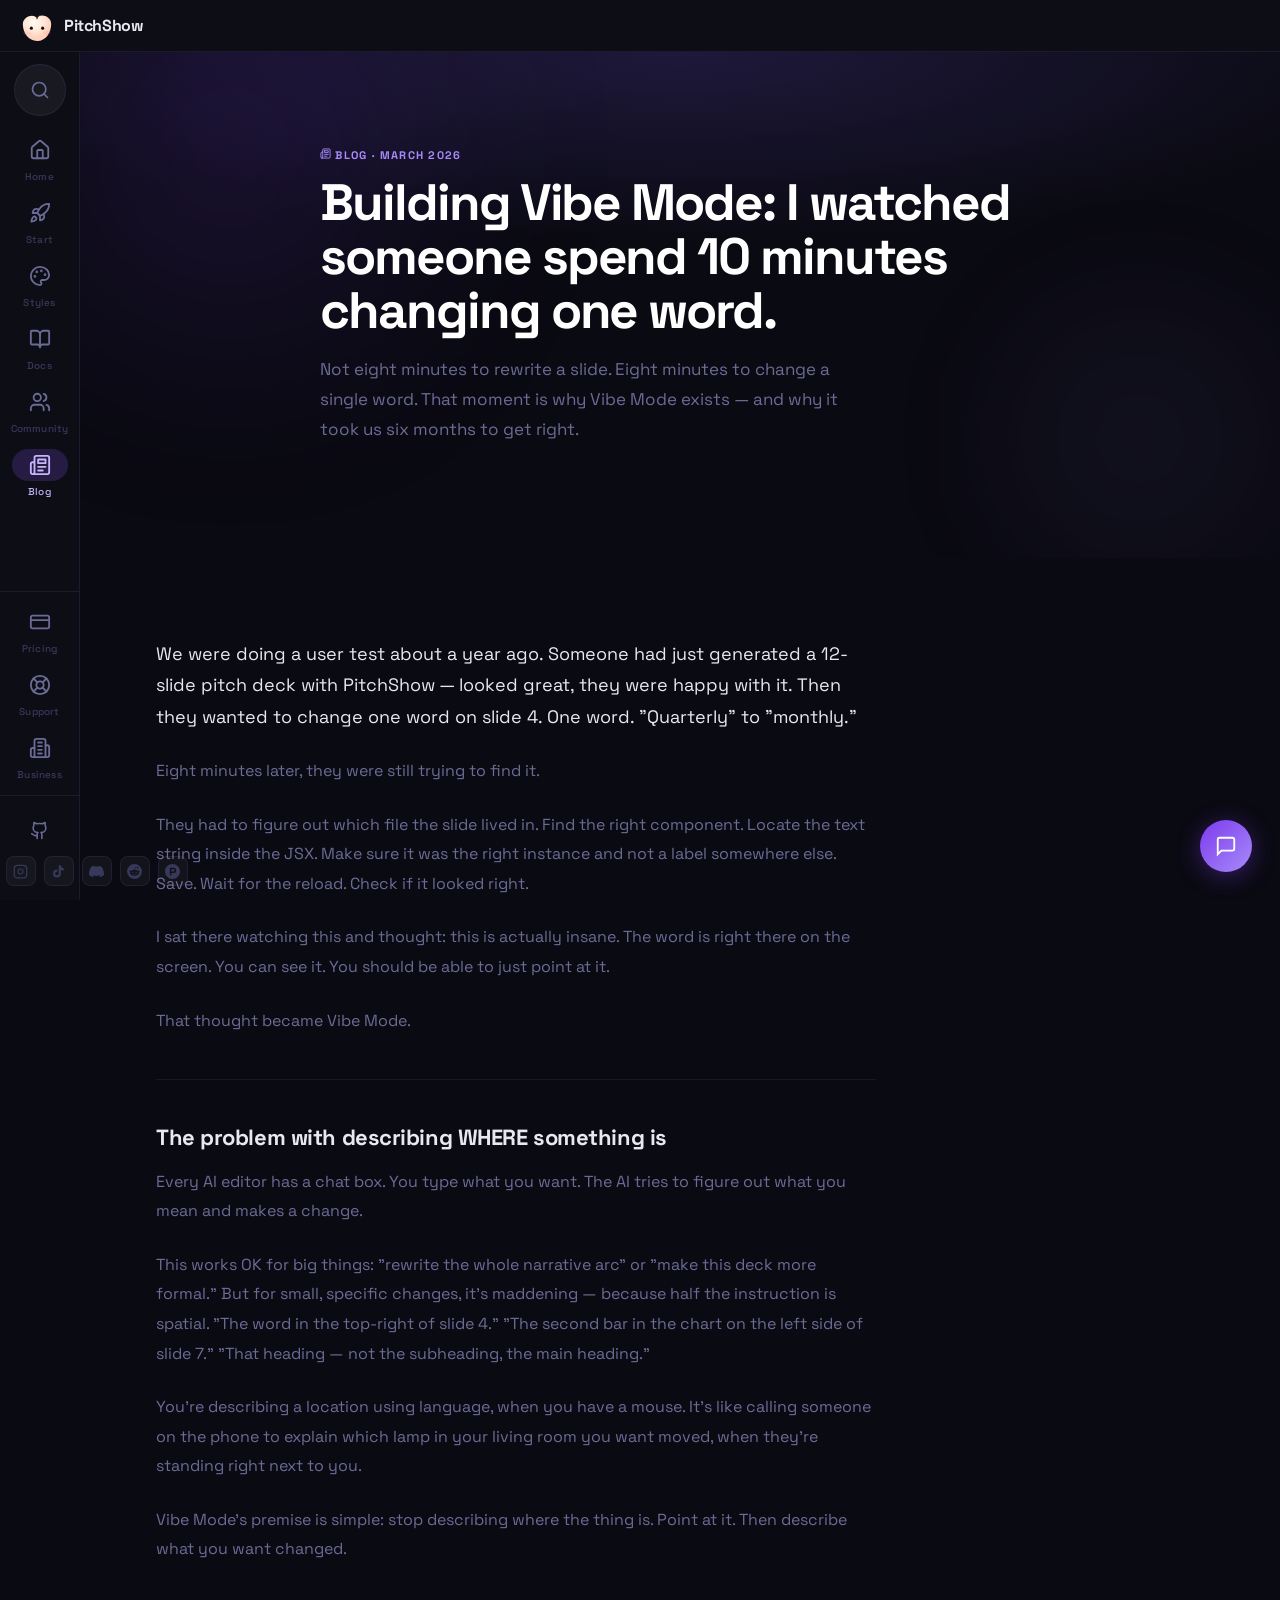
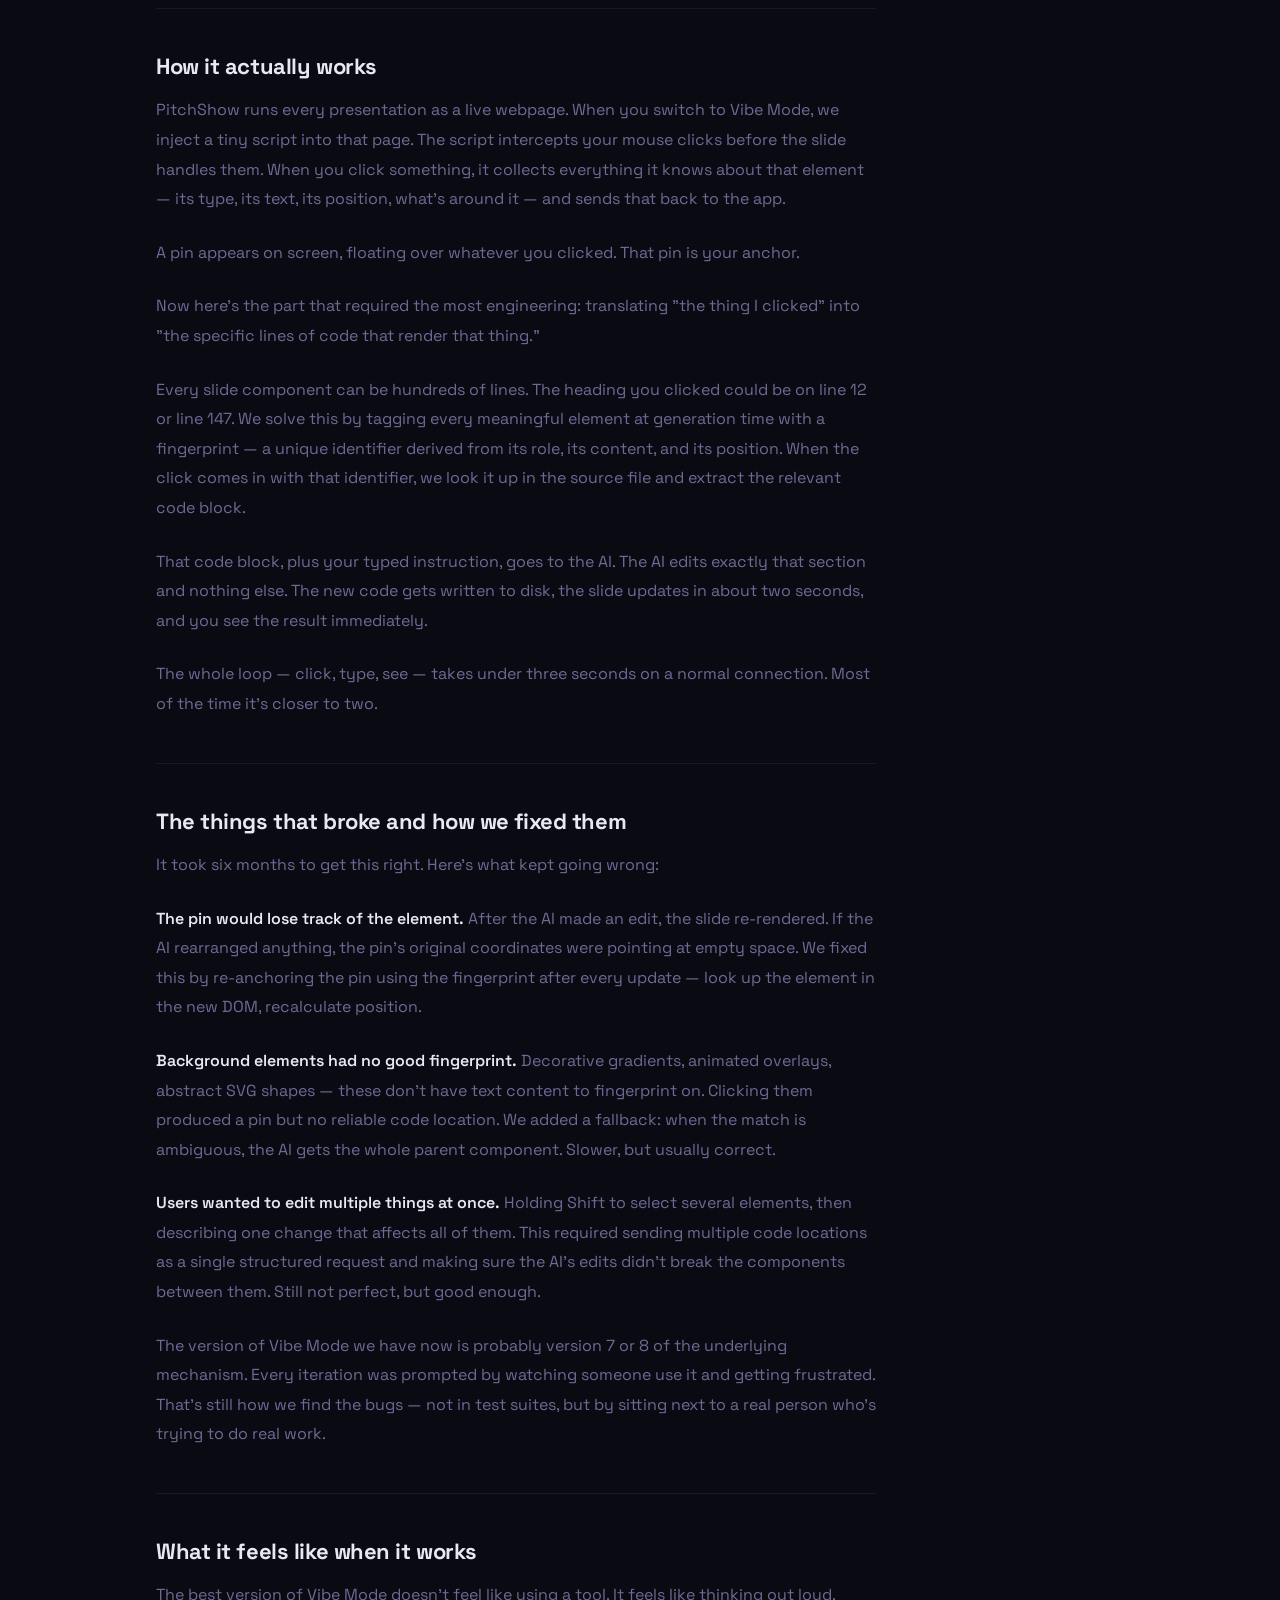
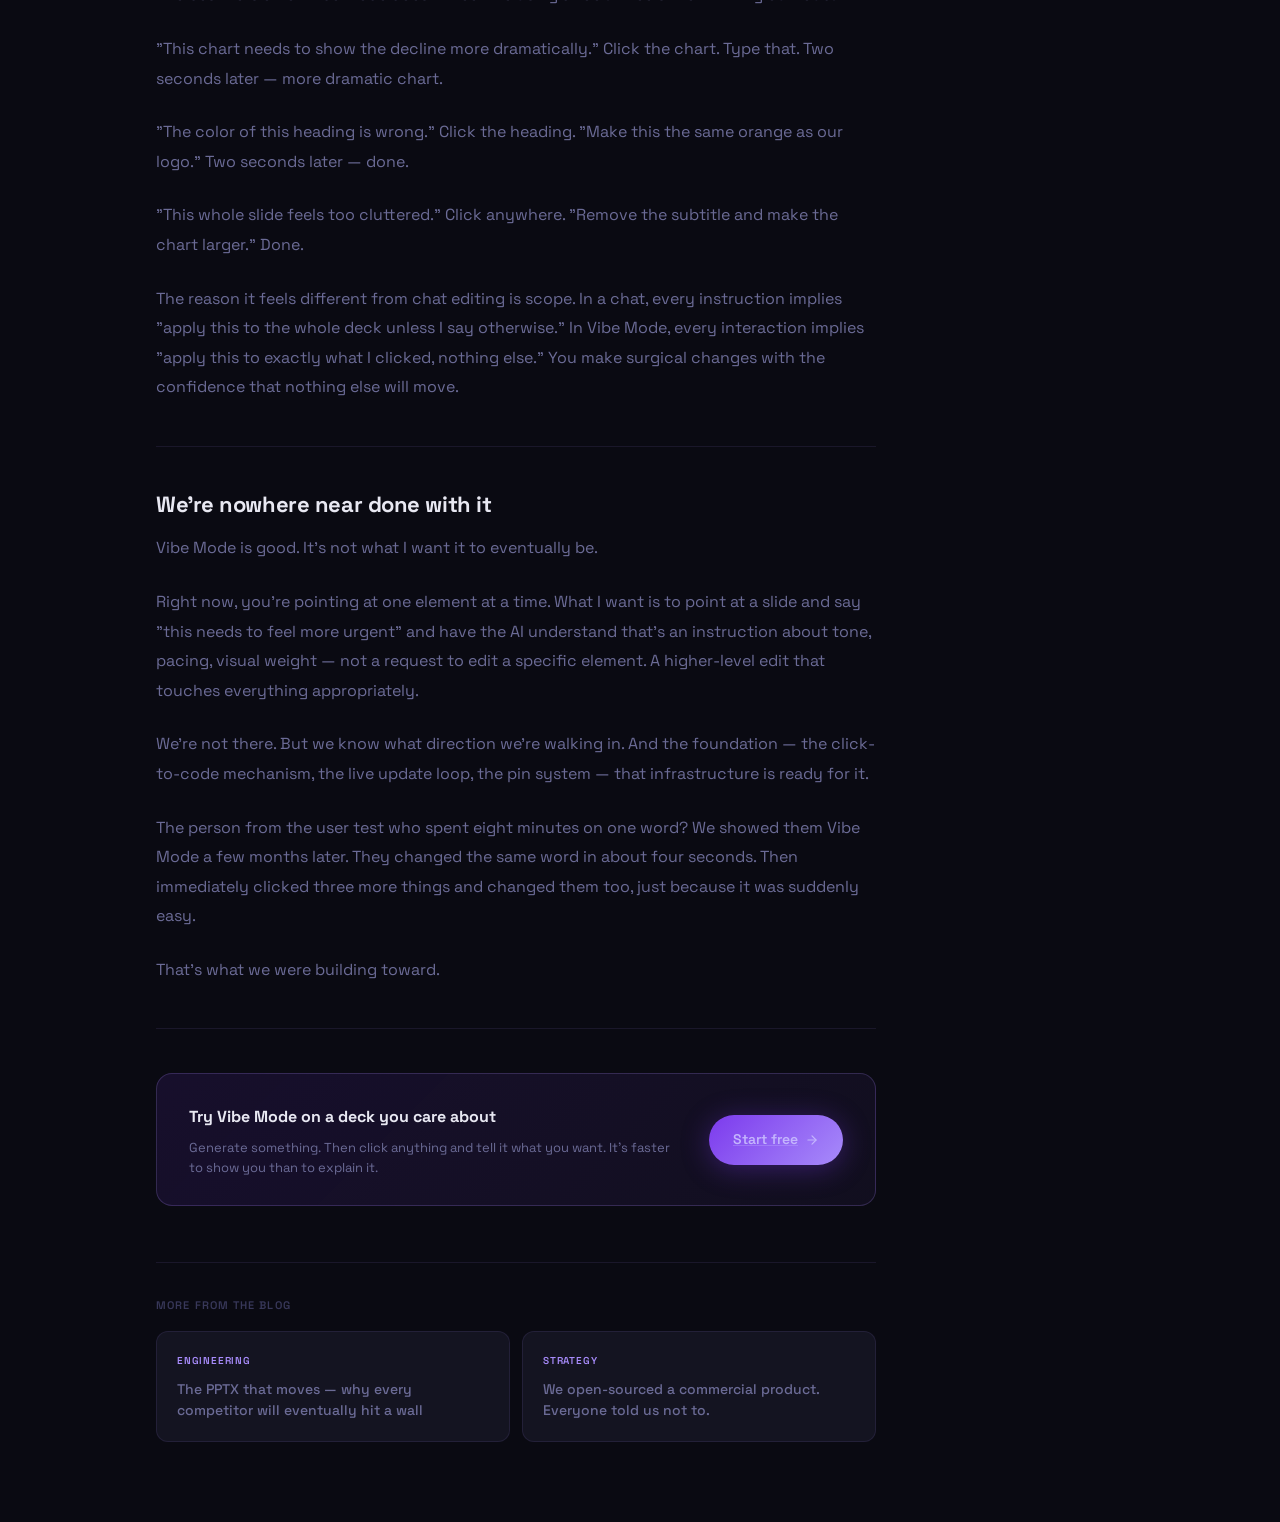
<file: blog-vibe-mode.html>
<!DOCTYPE html>
<html lang="en">
<head>
<meta charset="UTF-8"/>
<meta name="viewport" content="width=device-width, initial-scale=1.0"/>
<title>Building Vibe Mode: I watched someone spend 10 minutes changing one word — PitchShow Blog</title>
<meta name="description" content="Not eight minutes to rewrite a slide. Eight minutes to change a single word. That moment is why Vibe Mode exists."/>
<link rel="preconnect" href="https://fonts.googleapis.com"/>
<link rel="preconnect" href="https://fonts.gstatic.com" crossorigin/>
<link href="https://fonts.googleapis.com/css2?family=Space+Grotesk:wght@300;400;500;600;700&family=JetBrains+Mono:wght@400;500&display=swap" rel="stylesheet"/>
<link rel="stylesheet" href="style.css"/>
<link rel="stylesheet" href="page.css"/>
</head>
<body>
<svg width="0" height="0" style="position:absolute;overflow:hidden">
  <defs>
    <radialGradient id="ps-grad" cx="40%" cy="28%" r="62%">
      <stop offset="0%" stop-color="#FFF9F4"/>
      <stop offset="52%" stop-color="#FFE8D8"/>
      <stop offset="100%" stop-color="#FFD0BA"/>
    </radialGradient>
  </defs>
</svg>
<aside class="sidebar" id="sidebar">
  <button class="sb-search" id="sbSearch" title="Search" aria-label="Search">
    <i data-lucide="search"></i>
  </button>
  <nav class="sb-nav">
    <a href="./index.html" class="sb-item" title="Home"><div class="sb-icon"><i data-lucide="home"></i></div><span class="sb-label">Home</span></a>
    <a href="./get-started.html" class="sb-item" title="Get started"><div class="sb-icon"><i data-lucide="rocket"></i></div><span class="sb-label">Start</span></a>
    <a href="./styles.html" class="sb-item" title="Styles"><div class="sb-icon"><i data-lucide="palette"></i></div><span class="sb-label">Styles</span></a>
    <a href="./docs.html" class="sb-item" title="Docs"><div class="sb-icon"><i data-lucide="book-open"></i></div><span class="sb-label">Docs</span></a>
    <a href="./community.html" class="sb-item" title="Community"><div class="sb-icon"><i data-lucide="users"></i></div><span class="sb-label">Community</span></a>
    <a href="./blog.html" class="sb-item active" title="Blog"><div class="sb-icon"><i data-lucide="newspaper"></i></div><span class="sb-label">Blog</span></a>
  </nav>
  <nav class="sb-nav sb-nav-bottom">
    <a href="./pricing.html" class="sb-item" title="Pricing"><div class="sb-icon"><i data-lucide="credit-card"></i></div><span class="sb-label">Pricing</span></a>
    <a href="./support.html" class="sb-item" title="Support"><div class="sb-icon"><i data-lucide="life-buoy"></i></div><span class="sb-label">Support</span></a>
    <a href="./enterprise.html" class="sb-item" title="Enterprise"><div class="sb-icon"><i data-lucide="building-2"></i></div><span class="sb-label">Business</span></a>
  </nav>
  <div class="sb-footer">
    <a href="https://github.com/pitchshow/pitchshow" class="sb-icon-btn" target="_blank" title="GitHub"><i data-lucide="github"></i></a>
    <div class="f-soc">
          <a href="https://github.com/pitchshow/pitchshow" target="_blank" title="GitHub"><i data-lucide="github"></i></a>
          <a href="https://x.com/pitchshowai" target="_blank" title="X / Twitter @pitchshowai"><i data-lucide="twitter"></i></a>
          <a href="https://youtube.com/@PitchShowAI" target="_blank" title="YouTube @PitchShowAI"><i data-lucide="youtube"></i></a>
          <a href="https://instagram.com/pitchshowai" target="_blank" title="Instagram @pitchshowai"><i data-lucide="instagram"></i></a>
          <a href="https://tiktok.com/@pitchshowai" target="_blank" title="TikTok @pitchshowai">
            <svg width="14" height="14" viewBox="0 0 24 24" fill="currentColor"><path d="M19.59 6.69a4.83 4.83 0 01-3.77-4.25V2h-3.45v13.67a2.89 2.89 0 01-2.88 2.5 2.89 2.89 0 01-2.89-2.89 2.89 2.89 0 012.89-2.89c.28 0 .54.04.79.1V9.01a6.33 6.33 0 00-.79-.05 6.34 6.34 0 00-6.34 6.34 6.34 6.34 0 006.34 6.34 6.34 6.34 0 006.33-6.34V9.07a8.16 8.16 0 004.77 1.52V7.17a4.85 4.85 0 01-1-.48z"/></svg>
          </a>
          <a href="https://discord.gg/pitchshow" target="_blank" title="Discord">
            <svg width="14" height="14" viewBox="0 0 24 24" fill="currentColor"><path d="M20.317 4.37a19.791 19.791 0 00-4.885-1.515.074.074 0 00-.079.037c-.21.375-.444.864-.608 1.25a18.27 18.27 0 00-5.487 0 12.64 12.64 0 00-.617-1.25.077.077 0 00-.079-.037A19.736 19.736 0 003.677 4.37a.07.07 0 00-.032.027C.533 9.046-.32 13.58.099 18.057a.082.082 0 00.031.057 19.9 19.9 0 005.993 3.03.078.078 0 00.084-.028c.462-.63.874-1.295 1.226-1.994a.076.076 0 00-.041-.106 13.107 13.107 0 01-1.872-.892.077.077 0 01-.008-.128 10.2 10.2 0 00.372-.292.074.074 0 01.077-.01c3.928 1.793 8.18 1.793 12.062 0a.074.074 0 01.078.01c.12.098.246.198.373.292a.077.077 0 01-.006.127 12.299 12.299 0 01-1.873.892.077.077 0 00-.041.107c.36.698.772 1.362 1.225 1.993a.076.076 0 00.084.028 19.839 19.839 0 006.002-3.03.077.077 0 00.032-.054c.5-5.177-.838-9.674-3.549-13.66a.061.061 0 00-.031-.03z"/></svg>
          </a>
          <a href="https://reddit.com/r/pitchshow" target="_blank" title="Reddit r/pitchshow">
            <svg width="14" height="14" viewBox="0 0 24 24" fill="currentColor"><path d="M12 0A12 12 0 0 0 0 12a12 12 0 0 0 12 12 12 12 0 0 0 12-12A12 12 0 0 0 12 0zm5.01 4.744c.688 0 1.25.561 1.25 1.249a1.25 1.25 0 0 1-2.498.056l-2.597-.547-.8 3.747c1.824.07 3.48.632 4.674 1.488.308-.309.73-.491 1.207-.491.968 0 1.754.786 1.754 1.754 0 .716-.435 1.333-1.01 1.614a3.111 3.111 0 0 1 .042.52c0 2.694-3.13 4.87-7.004 4.87-3.874 0-7.004-2.176-7.004-4.87 0-.183.015-.366.043-.534A1.748 1.748 0 0 1 4.028 12c0-.968.786-1.754 1.754-1.754.463 0 .898.196 1.207.49 1.207-.883 2.878-1.43 4.744-1.487l.885-4.182a.342.342 0 0 1 .14-.197.35.35 0 0 1 .238-.042l2.906.617a1.214 1.214 0 0 1 1.108-.701zM9.25 12C8.561 12 8 12.562 8 13.25c0 .687.561 1.248 1.25 1.248.687 0 1.248-.561 1.248-1.249 0-.688-.561-1.249-1.249-1.249zm5.5 0c-.687 0-1.248.561-1.248 1.25 0 .687.561 1.248 1.249 1.248.688 0 1.249-.561 1.249-1.249 0-.687-.562-1.249-1.25-1.249zm-5.466 3.99a.327.327 0 0 0-.231.094.33.33 0 0 0 0 .463c.842.842 2.484.913 2.961.913.477 0 2.105-.056 2.961-.913a.361.361 0 0 0 .029-.463.33.33 0 0 0-.464 0c-.547.533-1.684.73-2.512.73-.828 0-1.979-.196-2.512-.73a.326.326 0 0 0-.232-.095z"/></svg>
          </a>
          <a href="https://producthunt.com/@pitchshow" target="_blank" title="Product Hunt @pitchshow">
            <svg width="14" height="14" viewBox="0 0 24 24" fill="currentColor"><path d="M13.604 8.4h-3.405V12h3.405a1.8 1.8 0 000-3.6zM12 0C5.372 0 0 5.372 0 12s5.372 12 12 12 12-5.372 12-12S18.628 0 12 0zm1.604 14.4H10.2v3.6H7.8V6h5.804a4.2 4.2 0 010 8.4z"/></svg>
          </a>
        </div>
    <!-- sign-in button: visible after Cloud launch -->
  </div>
</aside>

<main class="main pg">
  <div class="pg-hero">
    <div class="orb orb-a"></div>
    <div class="orb orb-b"></div>
    <div class="pg-hero-inner" style="text-align:left;align-items:flex-start;max-width:720px">
      <div class="pg-kicker gs-up"><i data-lucide="newspaper" style="width:11px;height:11px"></i> Blog · March 2026</div>
      <h1 class="pg-h1 gs-up" style="font-size:clamp(28px,4vw,52px)">Building Vibe Mode: I watched someone spend 10 minutes changing one word.</h1>
      <p class="pg-sub gs-up" style="text-align:left;max-width:560px">Not eight minutes to rewrite a slide. Eight minutes to change a single word. That moment is why Vibe Mode exists — and why it took us six months to get right.</p>
      <div class="blog-byline gs-up">
        <span>PitchShow Team</span><span class="blog-byline-sep">·</span>
        <span>7 min read</span><span class="blog-byline-sep">·</span>
        <span style="color:var(--p400)">Engineering</span>
      </div>
    </div>
  </div>

  <div class="pg-section">
    <div class="pg-wrap">
      <article class="blog-article gs-up">

        <p class="blog-lead">We were doing a user test about a year ago. Someone had just generated a 12-slide pitch deck with PitchShow — looked great, they were happy with it. Then they wanted to change one word on slide 4. One word. "Quarterly" to "monthly."</p>

        <p>Eight minutes later, they were still trying to find it.</p>

        <p>They had to figure out which file the slide lived in. Find the right component. Locate the text string inside the JSX. Make sure it was the right instance and not a label somewhere else. Save. Wait for the reload. Check if it looked right.</p>

        <p>I sat there watching this and thought: this is actually insane. The word is right there on the screen. You can see it. You should be able to just point at it.</p>

        <p>That thought became Vibe Mode.</p>

        <hr class="blog-rule"/>

        <h2>The problem with describing WHERE something is</h2>

        <p>Every AI editor has a chat box. You type what you want. The AI tries to figure out what you mean and makes a change.</p>

        <p>This works OK for big things: "rewrite the whole narrative arc" or "make this deck more formal." But for small, specific changes, it's maddening — because half the instruction is spatial. "The word in the top-right of slide 4." "The second bar in the chart on the left side of slide 7." "That heading — not the subheading, the main heading."</p>

        <p>You're describing a location using language, when you have a mouse. It's like calling someone on the phone to explain which lamp in your living room you want moved, when they're standing right next to you.</p>

        <p>Vibe Mode's premise is simple: stop describing where the thing is. Point at it. Then describe what you want changed.</p>

        <hr class="blog-rule"/>

        <h2>How it actually works</h2>

        <p>PitchShow runs every presentation as a live webpage. When you switch to Vibe Mode, we inject a tiny script into that page. The script intercepts your mouse clicks before the slide handles them. When you click something, it collects everything it knows about that element — its type, its text, its position, what's around it — and sends that back to the app.</p>

        <p>A pin appears on screen, floating over whatever you clicked. That pin is your anchor.</p>

        <p>Now here's the part that required the most engineering: translating "the thing I clicked" into "the specific lines of code that render that thing."</p>

        <p>Every slide component can be hundreds of lines. The heading you clicked could be on line 12 or line 147. We solve this by tagging every meaningful element at generation time with a fingerprint — a unique identifier derived from its role, its content, and its position. When the click comes in with that identifier, we look it up in the source file and extract the relevant code block.</p>

        <p>That code block, plus your typed instruction, goes to the AI. The AI edits exactly that section and nothing else. The new code gets written to disk, the slide updates in about two seconds, and you see the result immediately.</p>

        <p>The whole loop — click, type, see — takes under three seconds on a normal connection. Most of the time it's closer to two.</p>

        <hr class="blog-rule"/>

        <h2>The things that broke and how we fixed them</h2>

        <p>It took six months to get this right. Here's what kept going wrong:</p>

        <p><strong>The pin would lose track of the element.</strong> After the AI made an edit, the slide re-rendered. If the AI rearranged anything, the pin's original coordinates were pointing at empty space. We fixed this by re-anchoring the pin using the fingerprint after every update — look up the element in the new DOM, recalculate position.</p>

        <p><strong>Background elements had no good fingerprint.</strong> Decorative gradients, animated overlays, abstract SVG shapes — these don't have text content to fingerprint on. Clicking them produced a pin but no reliable code location. We added a fallback: when the match is ambiguous, the AI gets the whole parent component. Slower, but usually correct.</p>

        <p><strong>Users wanted to edit multiple things at once.</strong> Holding Shift to select several elements, then describing one change that affects all of them. This required sending multiple code locations as a single structured request and making sure the AI's edits didn't break the components between them. Still not perfect, but good enough.</p>

        <p>The version of Vibe Mode we have now is probably version 7 or 8 of the underlying mechanism. Every iteration was prompted by watching someone use it and getting frustrated. That's still how we find the bugs — not in test suites, but by sitting next to a real person who's trying to do real work.</p>

        <hr class="blog-rule"/>

        <h2>What it feels like when it works</h2>

        <p>The best version of Vibe Mode doesn't feel like using a tool. It feels like thinking out loud.</p>

        <p>"This chart needs to show the decline more dramatically." Click the chart. Type that. Two seconds later — more dramatic chart.</p>

        <p>"The color of this heading is wrong." Click the heading. "Make this the same orange as our logo." Two seconds later — done.</p>

        <p>"This whole slide feels too cluttered." Click anywhere. "Remove the subtitle and make the chart larger." Done.</p>

        <p>The reason it feels different from chat editing is scope. In a chat, every instruction implies "apply this to the whole deck unless I say otherwise." In Vibe Mode, every interaction implies "apply this to exactly what I clicked, nothing else." You make surgical changes with the confidence that nothing else will move.</p>

        <hr class="blog-rule"/>

        <h2>We're nowhere near done with it</h2>

        <p>Vibe Mode is good. It's not what I want it to eventually be.</p>

        <p>Right now, you're pointing at one element at a time. What I want is to point at a slide and say "this needs to feel more urgent" and have the AI understand that's an instruction about tone, pacing, visual weight — not a request to edit a specific element. A higher-level edit that touches everything appropriately.</p>

        <p>We're not there. But we know what direction we're walking in. And the foundation — the click-to-code mechanism, the live update loop, the pin system — that infrastructure is ready for it.</p>

        <p>The person from the user test who spent eight minutes on one word? We showed them Vibe Mode a few months later. They changed the same word in about four seconds. Then immediately clicked three more things and changed them too, just because it was suddenly easy.</p>

        <p>That's what we were building toward.</p>

        <hr class="blog-rule"/>

        <div class="blog-cta gs-card">
          <div class="blog-cta-text">
            <div class="blog-cta-title">Try Vibe Mode on a deck you care about</div>
            <div class="blog-cta-sub">Generate something. Then click anything and tell it what you want. It's faster to show you than to explain it.</div>
          </div>
          <a href="#" class="btn-pill-primary" data-waitlist style="flex-shrink:0;white-space:nowrap">Start free <i data-lucide="arrow-right" style="width:14px;height:14px"></i></a>
        </div>

        <div class="blog-more">
          <div class="blog-more-label">More from the blog</div>
          <div class="blog-more-grid">
            <a href="./blog.html" class="blog-more-card" style="text-decoration:none;transition:border-color .2s" onmouseover="this.style.borderColor='var(--bd2)'" onmouseout="this.style.borderColor='var(--bd)'">
              <div class="blog-more-tag">Engineering</div>
              <div class="blog-more-title">The PPTX that moves — why every competitor will eventually hit a wall</div>
            </a>
            <a href="./blog-open-source.html" class="blog-more-card" style="text-decoration:none;transition:border-color .2s" onmouseover="this.style.borderColor='var(--bd2)'" onmouseout="this.style.borderColor='var(--bd)'">
              <div class="blog-more-tag">Strategy</div>
              <div class="blog-more-title">We open-sourced a commercial product. Everyone told us not to.</div>
            </a>
          </div>
        </div>

      </article>
    </div>
  </div>
</main>
<script src="vendor/lucide.min.js"></script>
<script src="vendor/gsap.min.js"></script>
<script src="vendor/ScrollTrigger.min.js"></script>
<script src="page.js"></script>
</body>
</html>
</file>
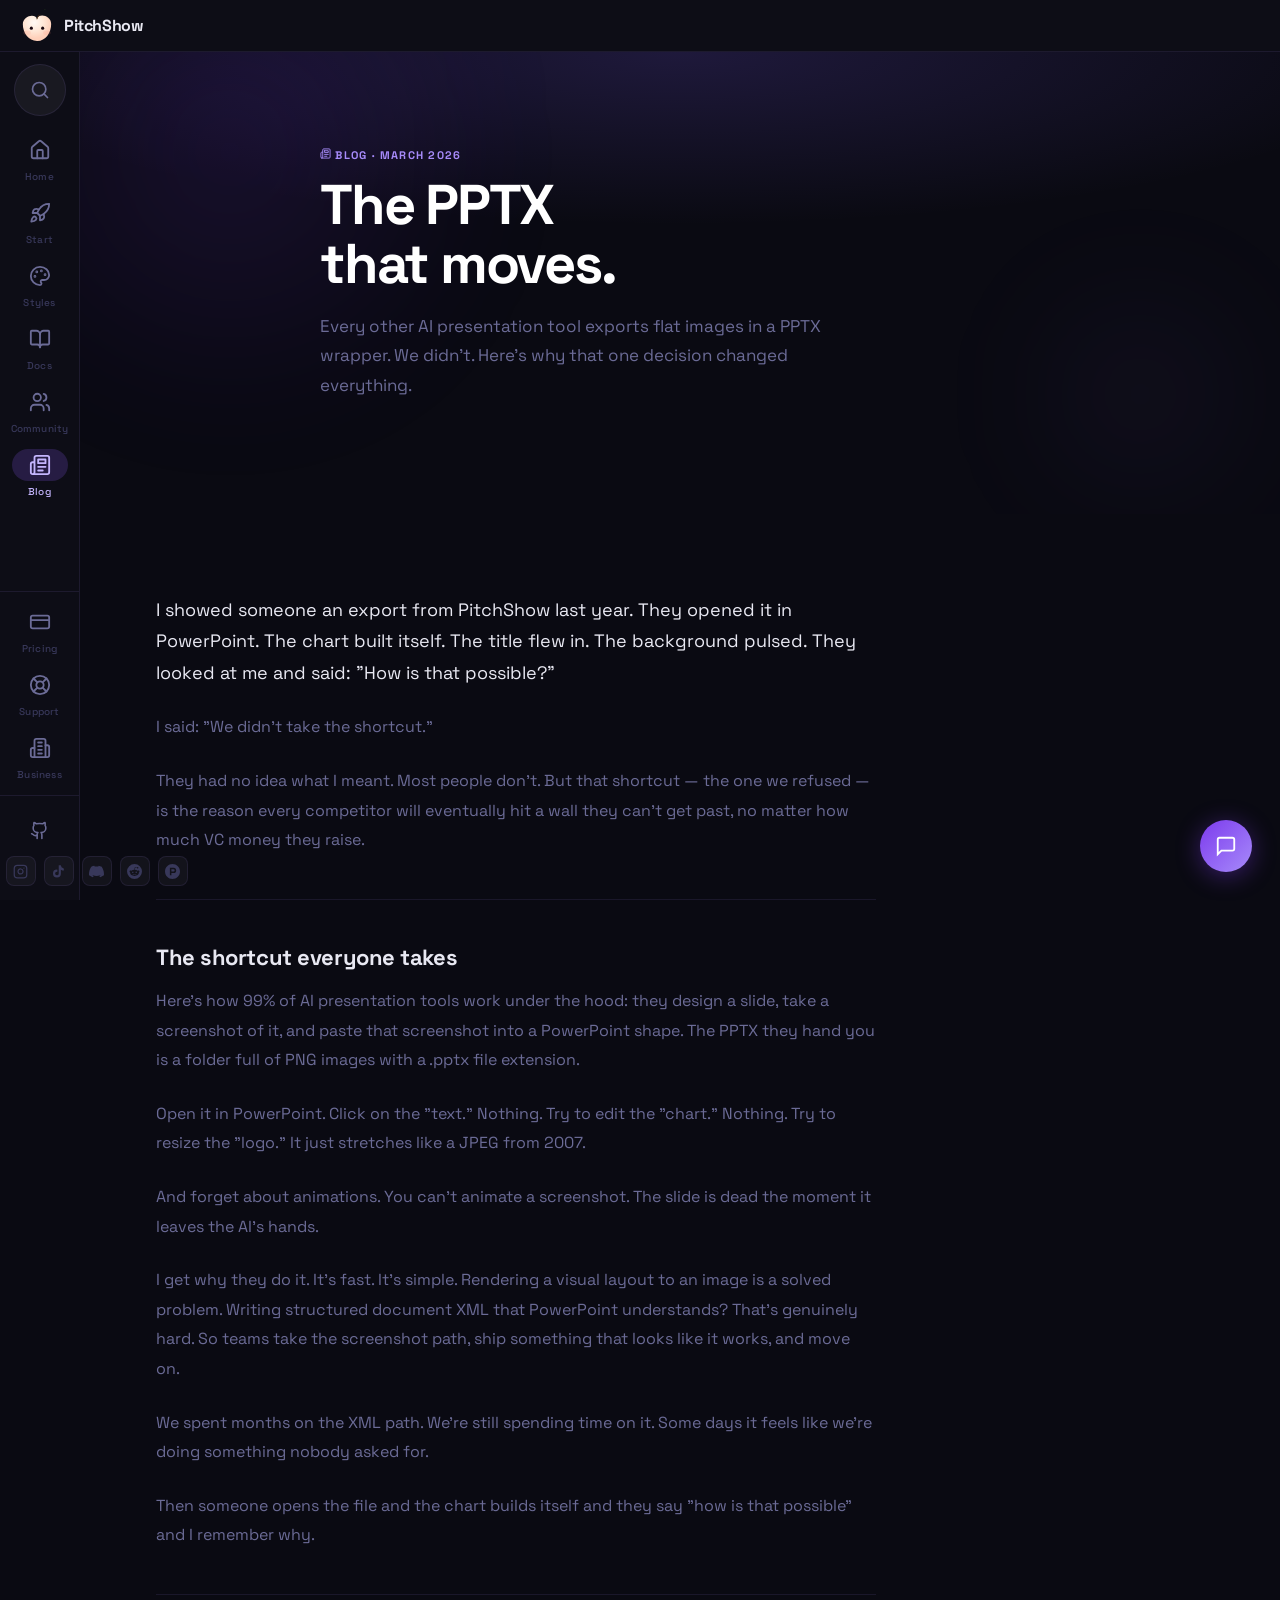
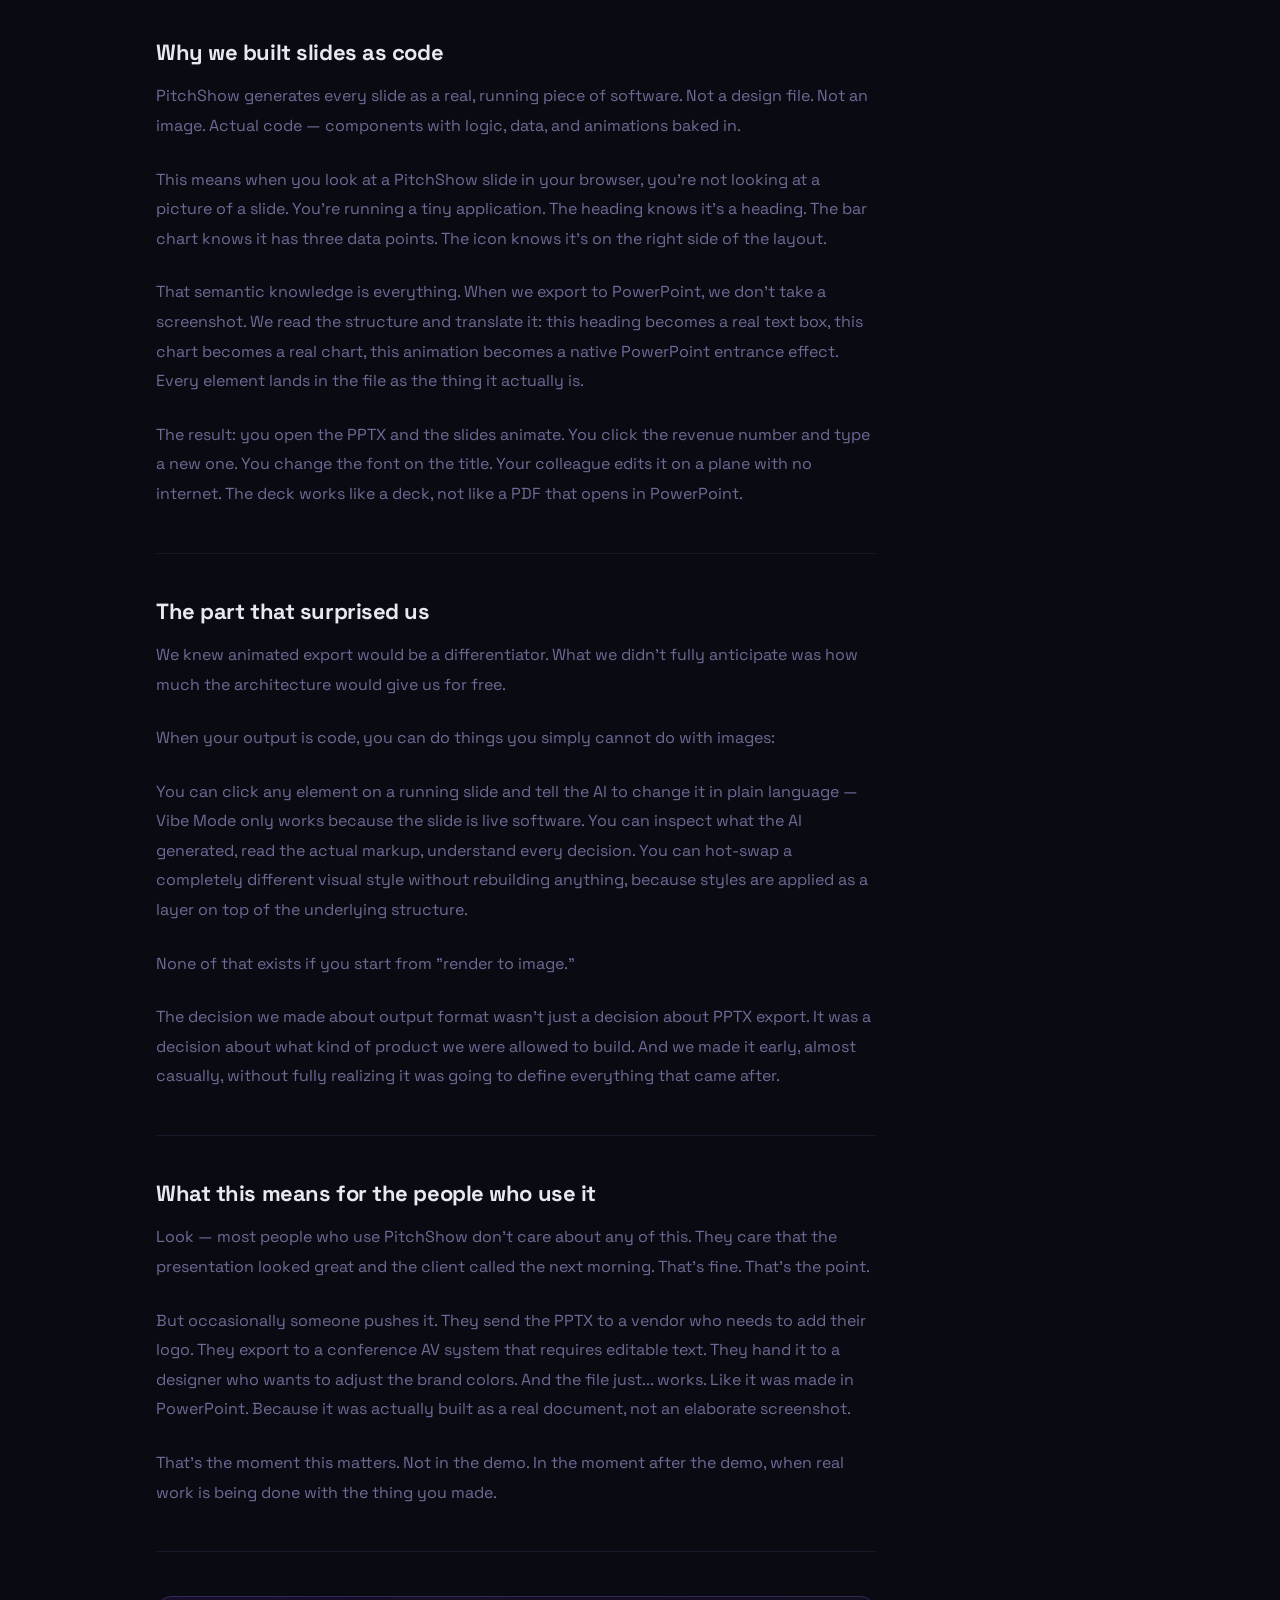
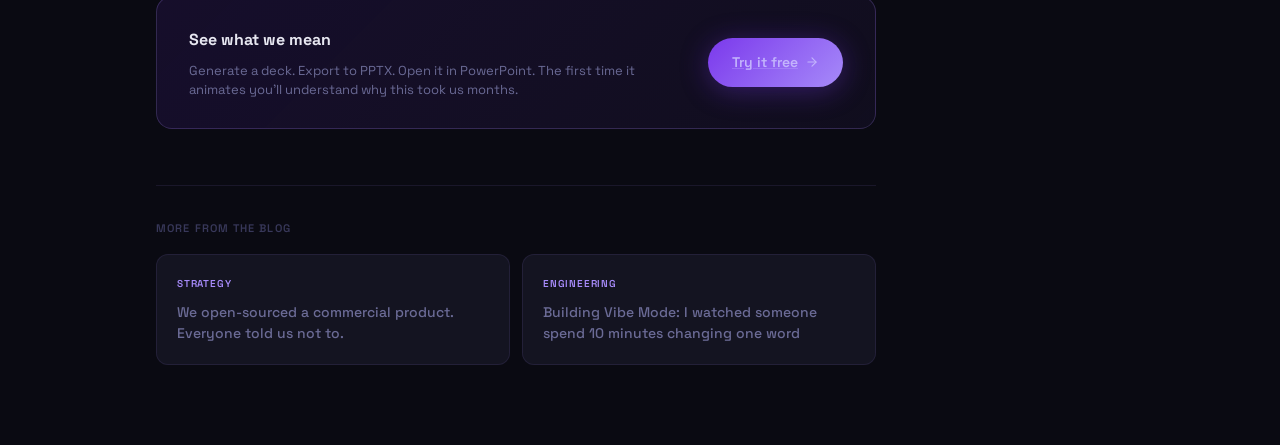
<file: blog.html>
<!DOCTYPE html>
<html lang="en">
<head>
<meta charset="UTF-8"/>
<meta name="viewport" content="width=device-width, initial-scale=1.0"/>
<title>The PPTX that moves — PitchShow Blog</title>
<meta name="description" content="Every other AI presentation tool exports flat images in a PPTX wrapper. We didn't. Here's why that one decision changed everything."/>
<link rel="preconnect" href="https://fonts.googleapis.com"/>
<link rel="preconnect" href="https://fonts.gstatic.com" crossorigin/>
<link href="https://fonts.googleapis.com/css2?family=Space+Grotesk:wght@300;400;500;600;700&family=JetBrains+Mono:wght@400;500&display=swap" rel="stylesheet"/>
<link rel="stylesheet" href="style.css"/>
<link rel="stylesheet" href="page.css"/>
</head>
<body>
<svg width="0" height="0" style="position:absolute;overflow:hidden">
  <defs>
    <radialGradient id="ps-grad" cx="40%" cy="28%" r="62%">
      <stop offset="0%" stop-color="#FFF9F4"/>
      <stop offset="52%" stop-color="#FFE8D8"/>
      <stop offset="100%" stop-color="#FFD0BA"/>
    </radialGradient>
  </defs>
</svg>
<aside class="sidebar" id="sidebar">
  <button class="sb-search" id="sbSearch" title="Search" aria-label="Search">
    <i data-lucide="search"></i>
  </button>
  <nav class="sb-nav">
    <a href="./index.html" class="sb-item" title="Home"><div class="sb-icon"><i data-lucide="home"></i></div><span class="sb-label">Home</span></a>
    <a href="./get-started.html" class="sb-item" title="Get started"><div class="sb-icon"><i data-lucide="rocket"></i></div><span class="sb-label">Start</span></a>
    <a href="./styles.html" class="sb-item" title="Styles"><div class="sb-icon"><i data-lucide="palette"></i></div><span class="sb-label">Styles</span></a>
    <a href="./docs.html" class="sb-item" title="Docs"><div class="sb-icon"><i data-lucide="book-open"></i></div><span class="sb-label">Docs</span></a>
    <a href="./community.html" class="sb-item" title="Community"><div class="sb-icon"><i data-lucide="users"></i></div><span class="sb-label">Community</span></a>
    <a href="./blog.html" class="sb-item active" title="Blog"><div class="sb-icon"><i data-lucide="newspaper"></i></div><span class="sb-label">Blog</span></a>
  </nav>
  <nav class="sb-nav sb-nav-bottom">
    <a href="./pricing.html" class="sb-item" title="Pricing"><div class="sb-icon"><i data-lucide="credit-card"></i></div><span class="sb-label">Pricing</span></a>
    <a href="./support.html" class="sb-item" title="Support"><div class="sb-icon"><i data-lucide="life-buoy"></i></div><span class="sb-label">Support</span></a>
    <a href="./enterprise.html" class="sb-item" title="Enterprise"><div class="sb-icon"><i data-lucide="building-2"></i></div><span class="sb-label">Business</span></a>
  </nav>
  <div class="sb-footer">
    <a href="https://github.com/pitchshow/pitchshow" class="sb-icon-btn" target="_blank" title="GitHub"><i data-lucide="github"></i></a>
    <div class="f-soc">
          <a href="https://github.com/pitchshow/pitchshow" target="_blank" title="GitHub"><i data-lucide="github"></i></a>
          <a href="https://x.com/pitchshowai" target="_blank" title="X / Twitter @pitchshowai"><i data-lucide="twitter"></i></a>
          <a href="https://youtube.com/@PitchShowAI" target="_blank" title="YouTube @PitchShowAI"><i data-lucide="youtube"></i></a>
          <a href="https://instagram.com/pitchshowai" target="_blank" title="Instagram @pitchshowai"><i data-lucide="instagram"></i></a>
          <a href="https://tiktok.com/@pitchshowai" target="_blank" title="TikTok @pitchshowai">
            <svg width="14" height="14" viewBox="0 0 24 24" fill="currentColor"><path d="M19.59 6.69a4.83 4.83 0 01-3.77-4.25V2h-3.45v13.67a2.89 2.89 0 01-2.88 2.5 2.89 2.89 0 01-2.89-2.89 2.89 2.89 0 012.89-2.89c.28 0 .54.04.79.1V9.01a6.33 6.33 0 00-.79-.05 6.34 6.34 0 00-6.34 6.34 6.34 6.34 0 006.34 6.34 6.34 6.34 0 006.33-6.34V9.07a8.16 8.16 0 004.77 1.52V7.17a4.85 4.85 0 01-1-.48z"/></svg>
          </a>
          <a href="https://discord.gg/pitchshow" target="_blank" title="Discord">
            <svg width="14" height="14" viewBox="0 0 24 24" fill="currentColor"><path d="M20.317 4.37a19.791 19.791 0 00-4.885-1.515.074.074 0 00-.079.037c-.21.375-.444.864-.608 1.25a18.27 18.27 0 00-5.487 0 12.64 12.64 0 00-.617-1.25.077.077 0 00-.079-.037A19.736 19.736 0 003.677 4.37a.07.07 0 00-.032.027C.533 9.046-.32 13.58.099 18.057a.082.082 0 00.031.057 19.9 19.9 0 005.993 3.03.078.078 0 00.084-.028c.462-.63.874-1.295 1.226-1.994a.076.076 0 00-.041-.106 13.107 13.107 0 01-1.872-.892.077.077 0 01-.008-.128 10.2 10.2 0 00.372-.292.074.074 0 01.077-.01c3.928 1.793 8.18 1.793 12.062 0a.074.074 0 01.078.01c.12.098.246.198.373.292a.077.077 0 01-.006.127 12.299 12.299 0 01-1.873.892.077.077 0 00-.041.107c.36.698.772 1.362 1.225 1.993a.076.076 0 00.084.028 19.839 19.839 0 006.002-3.03.077.077 0 00.032-.054c.5-5.177-.838-9.674-3.549-13.66a.061.061 0 00-.031-.03z"/></svg>
          </a>
          <a href="https://reddit.com/r/pitchshow" target="_blank" title="Reddit r/pitchshow">
            <svg width="14" height="14" viewBox="0 0 24 24" fill="currentColor"><path d="M12 0A12 12 0 0 0 0 12a12 12 0 0 0 12 12 12 12 0 0 0 12-12A12 12 0 0 0 12 0zm5.01 4.744c.688 0 1.25.561 1.25 1.249a1.25 1.25 0 0 1-2.498.056l-2.597-.547-.8 3.747c1.824.07 3.48.632 4.674 1.488.308-.309.73-.491 1.207-.491.968 0 1.754.786 1.754 1.754 0 .716-.435 1.333-1.01 1.614a3.111 3.111 0 0 1 .042.52c0 2.694-3.13 4.87-7.004 4.87-3.874 0-7.004-2.176-7.004-4.87 0-.183.015-.366.043-.534A1.748 1.748 0 0 1 4.028 12c0-.968.786-1.754 1.754-1.754.463 0 .898.196 1.207.49 1.207-.883 2.878-1.43 4.744-1.487l.885-4.182a.342.342 0 0 1 .14-.197.35.35 0 0 1 .238-.042l2.906.617a1.214 1.214 0 0 1 1.108-.701zM9.25 12C8.561 12 8 12.562 8 13.25c0 .687.561 1.248 1.25 1.248.687 0 1.248-.561 1.248-1.249 0-.688-.561-1.249-1.249-1.249zm5.5 0c-.687 0-1.248.561-1.248 1.25 0 .687.561 1.248 1.249 1.248.688 0 1.249-.561 1.249-1.249 0-.687-.562-1.249-1.25-1.249zm-5.466 3.99a.327.327 0 0 0-.231.094.33.33 0 0 0 0 .463c.842.842 2.484.913 2.961.913.477 0 2.105-.056 2.961-.913a.361.361 0 0 0 .029-.463.33.33 0 0 0-.464 0c-.547.533-1.684.73-2.512.73-.828 0-1.979-.196-2.512-.73a.326.326 0 0 0-.232-.095z"/></svg>
          </a>
          <a href="https://producthunt.com/@pitchshow" target="_blank" title="Product Hunt @pitchshow">
            <svg width="14" height="14" viewBox="0 0 24 24" fill="currentColor"><path d="M13.604 8.4h-3.405V12h3.405a1.8 1.8 0 000-3.6zM12 0C5.372 0 0 5.372 0 12s5.372 12 12 12 12-5.372 12-12S18.628 0 12 0zm1.604 14.4H10.2v3.6H7.8V6h5.804a4.2 4.2 0 010 8.4z"/></svg>
          </a>
        </div>
    <!-- sign-in button: visible after Cloud launch -->
  </div>
</aside>

<main class="main pg">
  <div class="pg-hero">
    <div class="orb orb-a"></div>
    <div class="orb orb-b"></div>
    <div class="pg-hero-inner" style="text-align:left;align-items:flex-start;max-width:720px">
      <div class="pg-kicker gs-up"><i data-lucide="newspaper" style="width:11px;height:11px"></i> Blog · March 2026</div>
      <h1 class="pg-h1 gs-up" style="font-size:clamp(32px,4.5vw,56px)">The PPTX<br/>that moves.</h1>
      <p class="pg-sub gs-up" style="text-align:left;max-width:560px">Every other AI presentation tool exports flat images in a PPTX wrapper. We didn't. Here's why that one decision changed everything.</p>
      <div class="blog-byline gs-up">
        <span>PitchShow Team</span><span class="blog-byline-sep">·</span>
        <span>7 min read</span><span class="blog-byline-sep">·</span>
        <span style="color:var(--p400)">Engineering</span>
      </div>
    </div>
  </div>

  <div class="pg-section">
    <div class="pg-wrap">
      <article class="blog-article gs-up">

        <p class="blog-lead">I showed someone an export from PitchShow last year. They opened it in PowerPoint. The chart built itself. The title flew in. The background pulsed. They looked at me and said: "How is that possible?"</p>

        <p>I said: "We didn't take the shortcut."</p>

        <p>They had no idea what I meant. Most people don't. But that shortcut — the one we refused — is the reason every competitor will eventually hit a wall they can't get past, no matter how much VC money they raise.</p>

        <hr class="blog-rule"/>

        <h2>The shortcut everyone takes</h2>

        <p>Here's how 99% of AI presentation tools work under the hood: they design a slide, take a screenshot of it, and paste that screenshot into a PowerPoint shape. The PPTX they hand you is a folder full of PNG images with a .pptx file extension.</p>

        <p>Open it in PowerPoint. Click on the "text." Nothing. Try to edit the "chart." Nothing. Try to resize the "logo." It just stretches like a JPEG from 2007.</p>

        <p>And forget about animations. You can't animate a screenshot. The slide is dead the moment it leaves the AI's hands.</p>

        <p>I get why they do it. It's fast. It's simple. Rendering a visual layout to an image is a solved problem. Writing structured document XML that PowerPoint understands? That's genuinely hard. So teams take the screenshot path, ship something that looks like it works, and move on.</p>

        <p>We spent months on the XML path. We're still spending time on it. Some days it feels like we're doing something nobody asked for.</p>

        <p>Then someone opens the file and the chart builds itself and they say "how is that possible" and I remember why.</p>

        <hr class="blog-rule"/>

        <h2>Why we built slides as code</h2>

        <p>PitchShow generates every slide as a real, running piece of software. Not a design file. Not an image. Actual code — components with logic, data, and animations baked in.</p>

        <p>This means when you look at a PitchShow slide in your browser, you're not looking at a picture of a slide. You're running a tiny application. The heading knows it's a heading. The bar chart knows it has three data points. The icon knows it's on the right side of the layout.</p>

        <p>That semantic knowledge is everything. When we export to PowerPoint, we don't take a screenshot. We read the structure and translate it: this heading becomes a real text box, this chart becomes a real chart, this animation becomes a native PowerPoint entrance effect. Every element lands in the file as the thing it actually is.</p>

        <p>The result: you open the PPTX and the slides animate. You click the revenue number and type a new one. You change the font on the title. Your colleague edits it on a plane with no internet. The deck works like a deck, not like a PDF that opens in PowerPoint.</p>

        <hr class="blog-rule"/>

        <h2>The part that surprised us</h2>

        <p>We knew animated export would be a differentiator. What we didn't fully anticipate was how much the architecture would give us for free.</p>

        <p>When your output is code, you can do things you simply cannot do with images:</p>

        <p>You can click any element on a running slide and tell the AI to change it in plain language — Vibe Mode only works because the slide is live software. You can inspect what the AI generated, read the actual markup, understand every decision. You can hot-swap a completely different visual style without rebuilding anything, because styles are applied as a layer on top of the underlying structure.</p>

        <p>None of that exists if you start from "render to image."</p>

        <p>The decision we made about output format wasn't just a decision about PPTX export. It was a decision about what kind of product we were allowed to build. And we made it early, almost casually, without fully realizing it was going to define everything that came after.</p>

        <hr class="blog-rule"/>

        <h2>What this means for the people who use it</h2>

        <p>Look — most people who use PitchShow don't care about any of this. They care that the presentation looked great and the client called the next morning. That's fine. That's the point.</p>

        <p>But occasionally someone pushes it. They send the PPTX to a vendor who needs to add their logo. They export to a conference AV system that requires editable text. They hand it to a designer who wants to adjust the brand colors. And the file just... works. Like it was made in PowerPoint. Because it was actually built as a real document, not an elaborate screenshot.</p>

        <p>That's the moment this matters. Not in the demo. In the moment after the demo, when real work is being done with the thing you made.</p>

        <hr class="blog-rule"/>

        <div class="blog-cta gs-card">
          <div class="blog-cta-text">
            <div class="blog-cta-title">See what we mean</div>
            <div class="blog-cta-sub">Generate a deck. Export to PPTX. Open it in PowerPoint. The first time it animates you'll understand why this took us months.</div>
          </div>
          <a href="#" class="btn-pill-primary" data-waitlist style="flex-shrink:0;white-space:nowrap">Try it free <i data-lucide="arrow-right" style="width:14px;height:14px"></i></a>
        </div>

        <div class="blog-more">
          <div class="blog-more-label">More from the blog</div>
          <div class="blog-more-grid">
            <a href="./blog-open-source.html" class="blog-more-card" style="text-decoration:none;transition:border-color .2s" onmouseover="this.style.borderColor='var(--bd2)'" onmouseout="this.style.borderColor='var(--bd)'">
              <div class="blog-more-tag">Strategy</div>
              <div class="blog-more-title">We open-sourced a commercial product. Everyone told us not to.</div>
            </a>
            <a href="./blog-vibe-mode.html" class="blog-more-card" style="text-decoration:none;transition:border-color .2s" onmouseover="this.style.borderColor='var(--bd2)'" onmouseout="this.style.borderColor='var(--bd)'">
              <div class="blog-more-tag">Engineering</div>
              <div class="blog-more-title">Building Vibe Mode: I watched someone spend 10 minutes changing one word</div>
            </a>
          </div>
        </div>

      </article>
    </div>
  </div>
</main>
<script src="vendor/lucide.min.js"></script>
<script src="vendor/gsap.min.js"></script>
<script src="vendor/ScrollTrigger.min.js"></script>
<script src="page.js"></script>
</body>
</html>
</file>
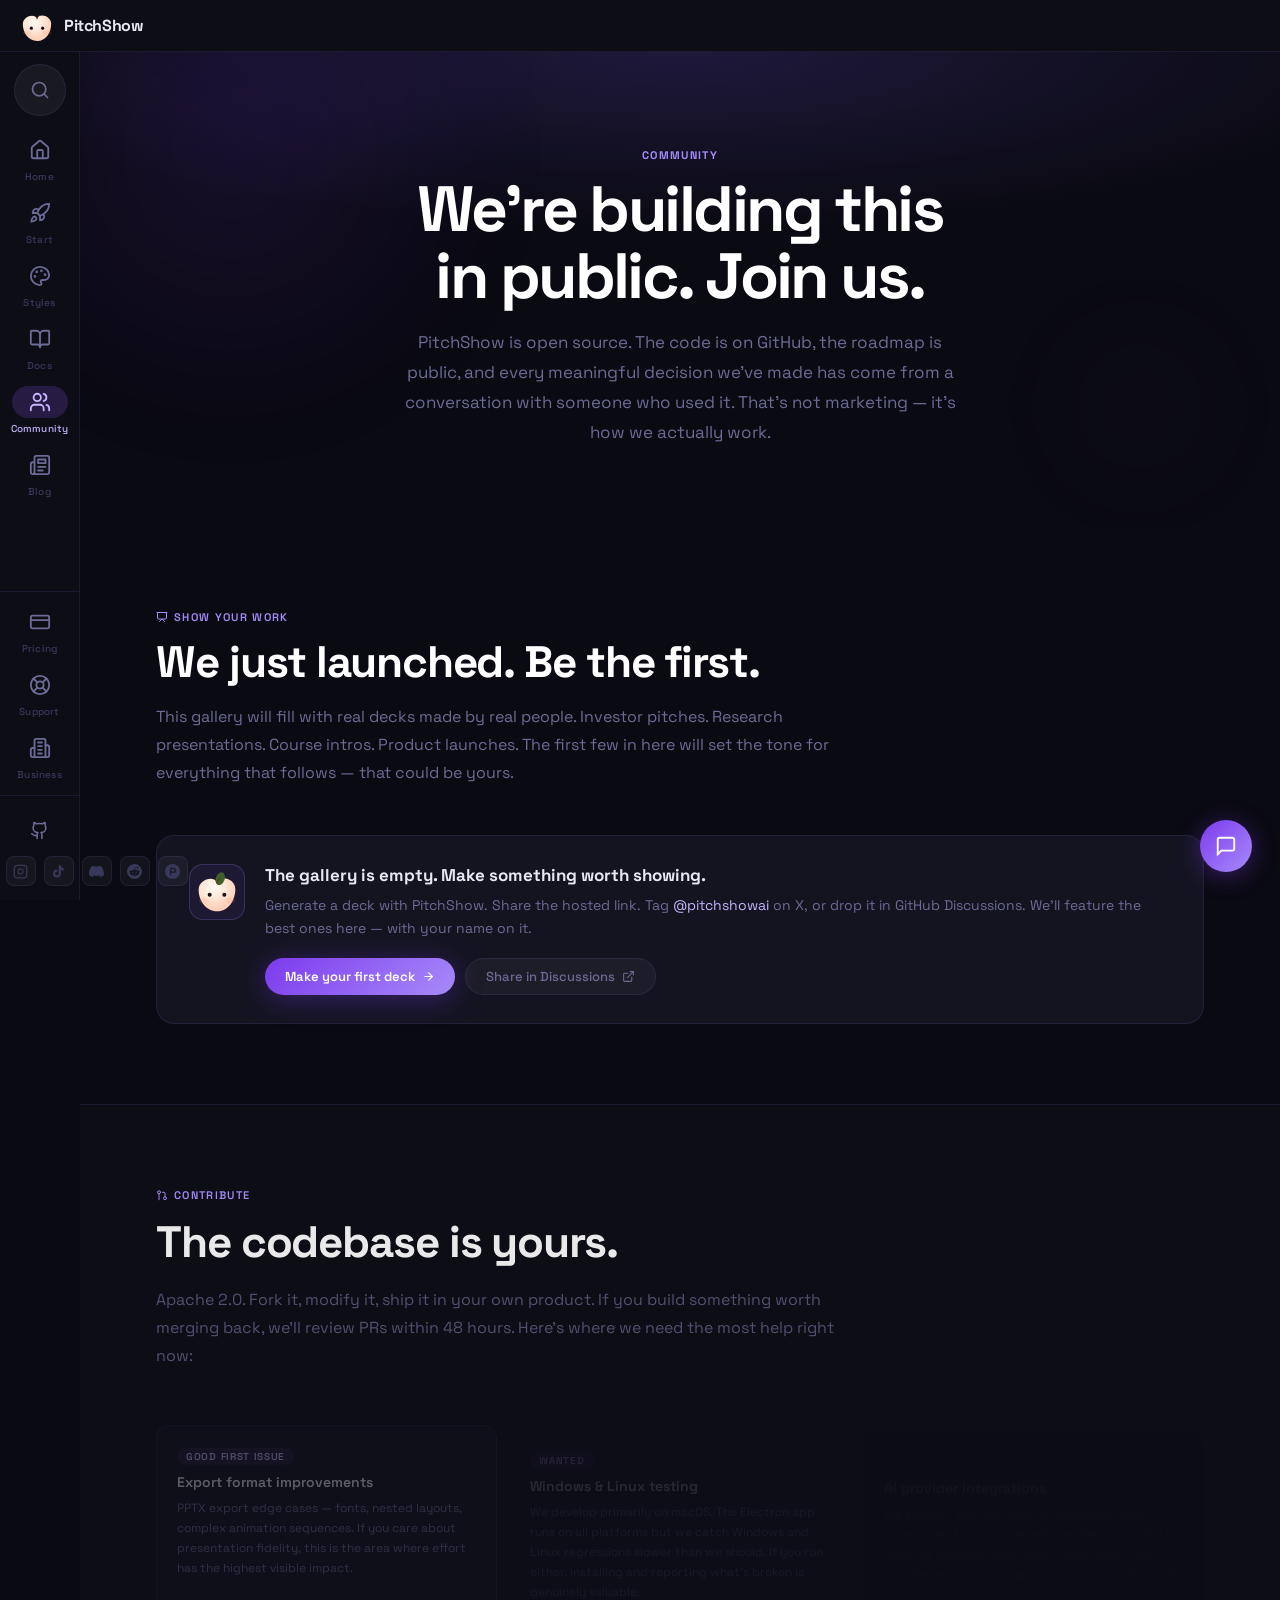
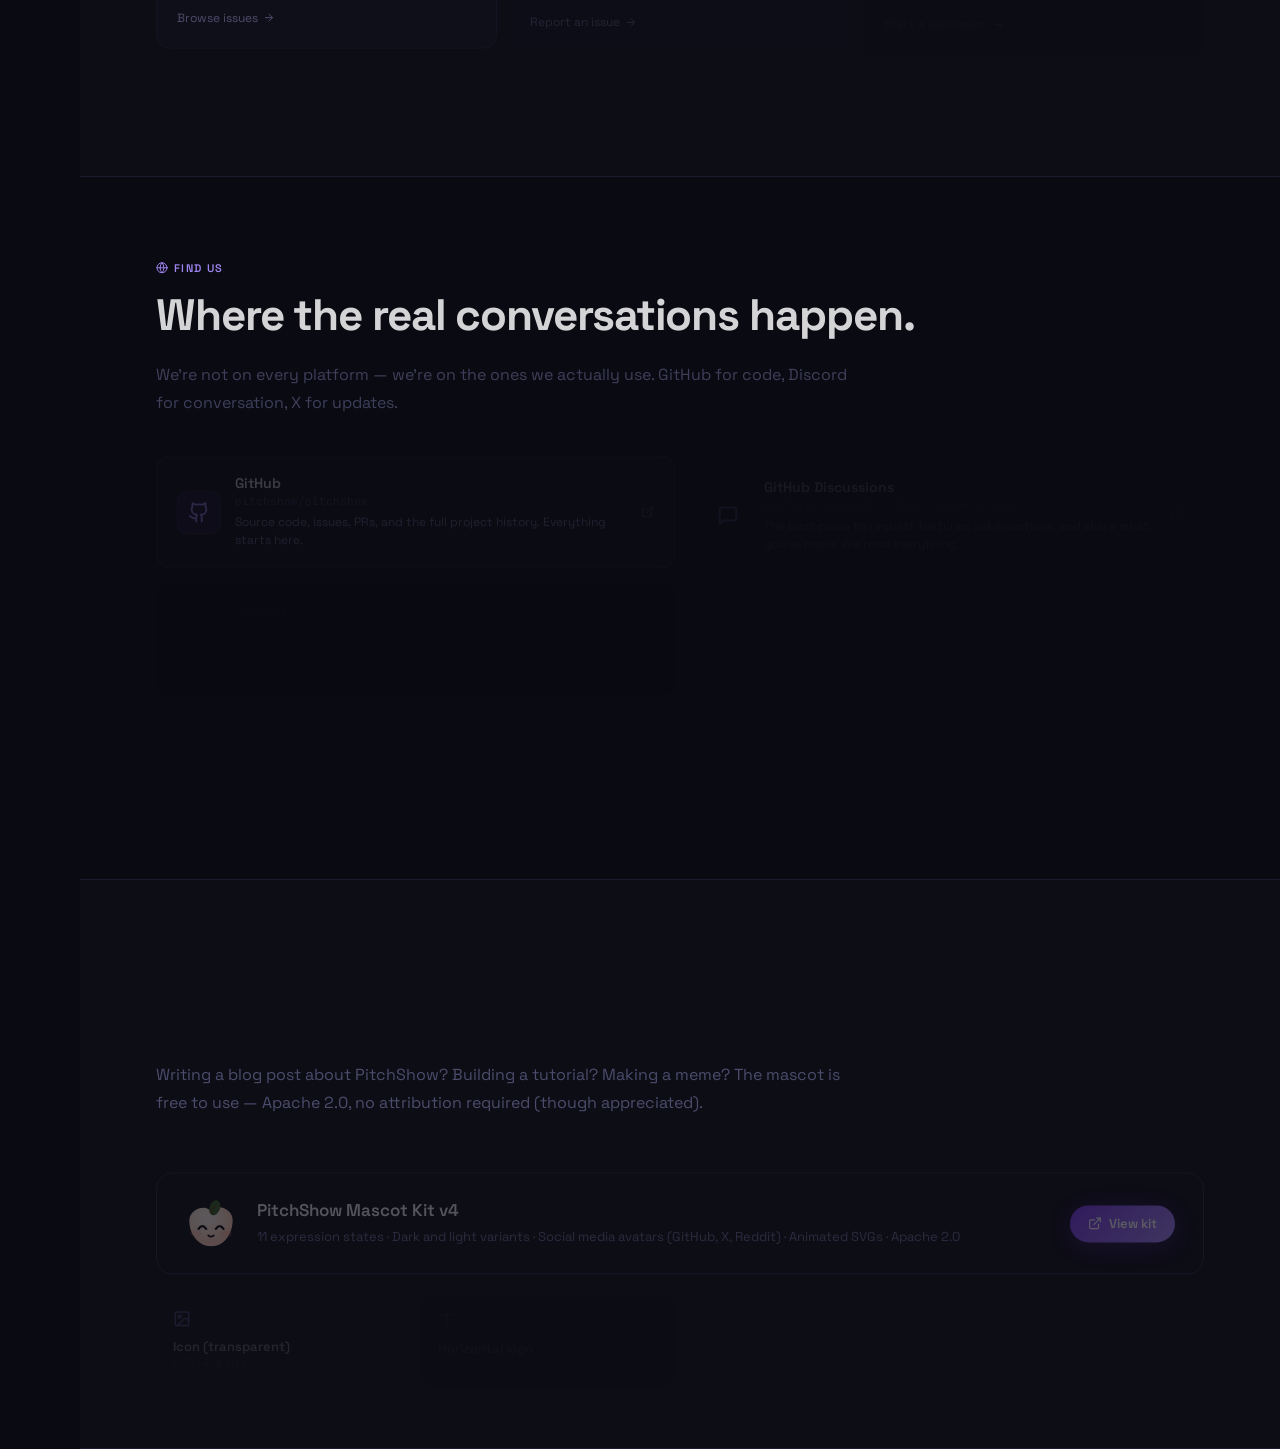
<file: community.html>
<!DOCTYPE html>
<html lang="en">
<head>
<meta charset="UTF-8"/>
<meta name="viewport" content="width=device-width, initial-scale=1.0"/>
<title>PitchShow — Community</title>
<meta name="description" content="PitchShow is open source. The community shapes what gets built next — through GitHub issues, Discord, and decks made in public."/>
<link rel="preconnect" href="https://fonts.googleapis.com"/>
<link rel="preconnect" href="https://fonts.gstatic.com" crossorigin/>
<link href="https://fonts.googleapis.com/css2?family=Space+Grotesk:wght@300;400;500;600;700&family=JetBrains+Mono:wght@400;500&display=swap" rel="stylesheet"/>
<link rel="stylesheet" href="style.css"/>
<link rel="stylesheet" href="page.css"/>
</head>
<body>
<svg width="0" height="0" style="position:absolute;overflow:hidden">
  <defs>
    <radialGradient id="ps-grad" cx="40%" cy="28%" r="62%">
      <stop offset="0%"   stop-color="#FFF9F4"/>
      <stop offset="52%"  stop-color="#FFE8D8"/>
      <stop offset="100%" stop-color="#FFD0BA"/>
    </radialGradient>
  </defs>
</svg>

<aside class="sidebar" id="sidebar">
  <button class="sb-search" id="sbSearch" title="Search" aria-label="Search"><i data-lucide="search"></i></button>
  <nav class="sb-nav">
    <a href="./index.html" class="sb-item" title="Home"><div class="sb-icon"><i data-lucide="home"></i></div><span class="sb-label">Home</span></a>
    <a href="./get-started.html" class="sb-item" title="Get started"><div class="sb-icon"><i data-lucide="rocket"></i></div><span class="sb-label">Start</span></a>
    <a href="./styles.html" class="sb-item" title="Styles"><div class="sb-icon"><i data-lucide="palette"></i></div><span class="sb-label">Styles</span></a>
    <a href="./docs.html" class="sb-item" title="Docs"><div class="sb-icon"><i data-lucide="book-open"></i></div><span class="sb-label">Docs</span></a>
    <a href="./community.html" class="sb-item active" title="Community"><div class="sb-icon"><i data-lucide="users"></i></div><span class="sb-label">Community</span></a>
    <a href="./blog.html" class="sb-item" title="Blog"><div class="sb-icon"><i data-lucide="newspaper"></i></div><span class="sb-label">Blog</span></a>
  </nav>
  <nav class="sb-nav sb-nav-bottom">
    <a href="./pricing.html" class="sb-item" title="Pricing"><div class="sb-icon"><i data-lucide="credit-card"></i></div><span class="sb-label">Pricing</span></a>
    <a href="./support.html" class="sb-item" title="Support"><div class="sb-icon"><i data-lucide="life-buoy"></i></div><span class="sb-label">Support</span></a>
    <a href="./enterprise.html" class="sb-item" title="Enterprise"><div class="sb-icon"><i data-lucide="building-2"></i></div><span class="sb-label">Business</span></a>
  </nav>
  <div class="sb-footer">
    <a href="https://github.com/pitchshow/pitchshow" class="sb-icon-btn" target="_blank" title="GitHub"><i data-lucide="github"></i></a>
    <div class="f-soc">
          <a href="https://github.com/pitchshow/pitchshow" target="_blank" title="GitHub"><i data-lucide="github"></i></a>
          <a href="https://x.com/pitchshowai" target="_blank" title="X / Twitter @pitchshowai"><i data-lucide="twitter"></i></a>
          <a href="https://youtube.com/@PitchShowAI" target="_blank" title="YouTube @PitchShowAI"><i data-lucide="youtube"></i></a>
          <a href="https://instagram.com/pitchshowai" target="_blank" title="Instagram @pitchshowai"><i data-lucide="instagram"></i></a>
          <a href="https://tiktok.com/@pitchshowai" target="_blank" title="TikTok @pitchshowai">
            <svg width="14" height="14" viewBox="0 0 24 24" fill="currentColor"><path d="M19.59 6.69a4.83 4.83 0 01-3.77-4.25V2h-3.45v13.67a2.89 2.89 0 01-2.88 2.5 2.89 2.89 0 01-2.89-2.89 2.89 2.89 0 012.89-2.89c.28 0 .54.04.79.1V9.01a6.33 6.33 0 00-.79-.05 6.34 6.34 0 00-6.34 6.34 6.34 6.34 0 006.34 6.34 6.34 6.34 0 006.33-6.34V9.07a8.16 8.16 0 004.77 1.52V7.17a4.85 4.85 0 01-1-.48z"/></svg>
          </a>
          <a href="https://discord.gg/pitchshow" target="_blank" title="Discord">
            <svg width="14" height="14" viewBox="0 0 24 24" fill="currentColor"><path d="M20.317 4.37a19.791 19.791 0 00-4.885-1.515.074.074 0 00-.079.037c-.21.375-.444.864-.608 1.25a18.27 18.27 0 00-5.487 0 12.64 12.64 0 00-.617-1.25.077.077 0 00-.079-.037A19.736 19.736 0 003.677 4.37a.07.07 0 00-.032.027C.533 9.046-.32 13.58.099 18.057a.082.082 0 00.031.057 19.9 19.9 0 005.993 3.03.078.078 0 00.084-.028c.462-.63.874-1.295 1.226-1.994a.076.076 0 00-.041-.106 13.107 13.107 0 01-1.872-.892.077.077 0 01-.008-.128 10.2 10.2 0 00.372-.292.074.074 0 01.077-.01c3.928 1.793 8.18 1.793 12.062 0a.074.074 0 01.078.01c.12.098.246.198.373.292a.077.077 0 01-.006.127 12.299 12.299 0 01-1.873.892.077.077 0 00-.041.107c.36.698.772 1.362 1.225 1.993a.076.076 0 00.084.028 19.839 19.839 0 006.002-3.03.077.077 0 00.032-.054c.5-5.177-.838-9.674-3.549-13.66a.061.061 0 00-.031-.03z"/></svg>
          </a>
          <a href="https://reddit.com/r/pitchshow" target="_blank" title="Reddit r/pitchshow">
            <svg width="14" height="14" viewBox="0 0 24 24" fill="currentColor"><path d="M12 0A12 12 0 0 0 0 12a12 12 0 0 0 12 12 12 12 0 0 0 12-12A12 12 0 0 0 12 0zm5.01 4.744c.688 0 1.25.561 1.25 1.249a1.25 1.25 0 0 1-2.498.056l-2.597-.547-.8 3.747c1.824.07 3.48.632 4.674 1.488.308-.309.73-.491 1.207-.491.968 0 1.754.786 1.754 1.754 0 .716-.435 1.333-1.01 1.614a3.111 3.111 0 0 1 .042.52c0 2.694-3.13 4.87-7.004 4.87-3.874 0-7.004-2.176-7.004-4.87 0-.183.015-.366.043-.534A1.748 1.748 0 0 1 4.028 12c0-.968.786-1.754 1.754-1.754.463 0 .898.196 1.207.49 1.207-.883 2.878-1.43 4.744-1.487l.885-4.182a.342.342 0 0 1 .14-.197.35.35 0 0 1 .238-.042l2.906.617a1.214 1.214 0 0 1 1.108-.701zM9.25 12C8.561 12 8 12.562 8 13.25c0 .687.561 1.248 1.25 1.248.687 0 1.248-.561 1.248-1.249 0-.688-.561-1.249-1.249-1.249zm5.5 0c-.687 0-1.248.561-1.248 1.25 0 .687.561 1.248 1.249 1.248.688 0 1.249-.561 1.249-1.249 0-.687-.562-1.249-1.25-1.249zm-5.466 3.99a.327.327 0 0 0-.231.094.33.33 0 0 0 0 .463c.842.842 2.484.913 2.961.913.477 0 2.105-.056 2.961-.913a.361.361 0 0 0 .029-.463.33.33 0 0 0-.464 0c-.547.533-1.684.73-2.512.73-.828 0-1.979-.196-2.512-.73a.326.326 0 0 0-.232-.095z"/></svg>
          </a>
          <a href="https://producthunt.com/@pitchshow" target="_blank" title="Product Hunt @pitchshow">
            <svg width="14" height="14" viewBox="0 0 24 24" fill="currentColor"><path d="M13.604 8.4h-3.405V12h3.405a1.8 1.8 0 000-3.6zM12 0C5.372 0 0 5.372 0 12s5.372 12 12 12 12-5.372 12-12S18.628 0 12 0zm1.604 14.4H10.2v3.6H7.8V6h5.804a4.2 4.2 0 010 8.4z"/></svg>
          </a>
        </div>
    <!-- sign-in button: visible after Cloud launch -->
  </div>
</aside>

<main class="main pg">

  <!-- ── Hero ── -->
  <div class="pg-hero">
    <div class="orb orb-a"></div>
    <div class="orb orb-b"></div>
    <div class="pg-hero-inner">
      <div class="pg-kicker gs-up">Community</div>
      <h1 class="pg-h1 gs-up">We're building this<br/>in public. Join us.</h1>
      <p class="pg-sub gs-up">PitchShow is open source. The code is on GitHub, the roadmap is public, and every meaningful decision we've made has come from a conversation with someone who used it. That's not marketing — it's how we actually work.</p>
    </div>
  </div>

  <!-- ── Show Your Work ── -->
  <div class="pg-section">
    <div class="pg-wrap">
      <div class="section-kicker gs-card"><i data-lucide="presentation" style="width:12px;height:12px"></i>Show your work</div>
      <h2 class="section-h2 gs-card">We just launched. Be the first.</h2>
      <p class="pg-lead gs-card">This gallery will fill with real decks made by real people. Investor pitches. Research presentations. Course intros. Product launches. The first few in here will set the tone for everything that follows — that could be yours.</p>

      <div class="comm-first-card gs-card">
        <div class="comm-first-icon">
          <svg viewBox="0 0 48 48" fill="none" width="44" height="44">
            <path d="M24,14 C21.5,5.5 4,9.5 4,21.5 C4,34 12.5,45 24,45 C35.5,45.5 44,34 44,21 C44,9 26.5,5 24,14 Z" fill="url(#ps-grad)"/>
            <ellipse cx="27.5" cy="9.5" rx="4.8" ry="7.2" fill="#3d6428" transform="rotate(20 27.5 9.5)"/>
            <path d="M24,14 C24.5,11.5 26,10 27.5,8.5" stroke="#5a3818" stroke-width="1.3" fill="none" stroke-linecap="round"/>
            <ellipse cx="10" cy="33.5" rx="5.5" ry="3.2" fill="rgba(255,140,120,0.15)"/>
            <ellipse cx="38" cy="33.5" rx="5.5" ry="3.2" fill="rgba(255,140,120,0.15)"/>
            <circle cx="16" cy="27" r="2.2" fill="#1a0810"/>
            <circle cx="32" cy="27" r="2.2" fill="#1a0810"/>
          </svg>
        </div>
        <div class="comm-first-body">
          <div class="comm-first-title">The gallery is empty. Make something worth showing.</div>
          <p class="comm-first-sub">Generate a deck with PitchShow. Share the hosted link. Tag <a href="https://x.com/pitchshowai" target="_blank" style="color:var(--p300)">@pitchshowai</a> on X, or drop it in GitHub Discussions. We'll feature the best ones here — with your name on it.</p>
          <div class="comm-first-actions">
            <a href="./get-started.html" class="btn-pill-primary" style="font-size:13px;padding:9px 20px">
              Make your first deck
              <i data-lucide="arrow-right" style="width:13px;height:13px"></i>
            </a>
            <a href="https://github.com/pitchshow/pitchshow/discussions" target="_blank" class="btn-pill-ghost" style="font-size:13px;padding:9px 20px">
              Share in Discussions
              <i data-lucide="external-link" style="width:13px;height:13px"></i>
            </a>
          </div>
        </div>
      </div>
    </div>
  </div>

  <!-- ── Contribute ── -->
  <div class="pg-section" style="background:var(--bg1);border-top:1px solid var(--bd);border-bottom:1px solid var(--bd)">
    <div class="pg-wrap">
      <div class="section-kicker gs-card"><i data-lucide="git-pull-request" style="width:12px;height:12px"></i>Contribute</div>
      <h2 class="section-h2 gs-card">The codebase is yours.</h2>
      <p class="pg-lead gs-card">Apache 2.0. Fork it, modify it, ship it in your own product. If you build something worth merging back, we'll review PRs within 48 hours. Here's where we need the most help right now:</p>

      <div class="comm-contrib-grid">
        <div class="comm-contrib-card gs-card">
          <div class="comm-contrib-tag comm-contrib-tag-hot">Good first issue</div>
          <h3>Export format improvements</h3>
          <p>PPTX export edge cases — fonts, nested layouts, complex animation sequences. If you care about presentation fidelity, this is the area where effort has the highest visible impact.</p>
          <a href="https://github.com/pitchshow/pitchshow/issues?q=label%3A%22good+first+issue%22" target="_blank" class="comm-contrib-link">
            Browse issues <i data-lucide="arrow-right" style="width:12px;height:12px"></i>
          </a>
        </div>
        <div class="comm-contrib-card gs-card">
          <div class="comm-contrib-tag comm-contrib-tag-hot">Wanted</div>
          <h3>Windows & Linux testing</h3>
          <p>We develop primarily on macOS. The Electron app runs on all platforms but we catch Windows and Linux regressions slower than we should. If you run either, installing and reporting what's broken is genuinely valuable.</p>
          <a href="https://github.com/pitchshow/pitchshow/issues/new" target="_blank" class="comm-contrib-link">
            Report an issue <i data-lucide="arrow-right" style="width:12px;height:12px"></i>
          </a>
        </div>
        <div class="comm-contrib-card gs-card">
          <div class="comm-contrib-tag">Discussion</div>
          <h3>AI provider integrations</h3>
          <p>We support Bedrock, OpenAI, DeepSeek, Gemini, Groq, Grok. If your preferred provider isn't listed or behaves unexpectedly, open a Discussion. New provider support is usually straightforward to add.</p>
          <a href="https://github.com/pitchshow/pitchshow/discussions/new" target="_blank" class="comm-contrib-link">
            Start a discussion <i data-lucide="arrow-right" style="width:12px;height:12px"></i>
          </a>
        </div>
      </div>

      <div class="comm-contrib-note gs-card">
        <i data-lucide="info" style="width:15px;height:15px;color:var(--tx3);flex-shrink:0"></i>
        <span>Before opening a PR for a large change, open a Discussion first. We'll tell you whether it aligns with where we're heading and save everyone time if it doesn't.</span>
      </div>
    </div>
  </div>

  <!-- ── Find us ── -->
  <div class="pg-section">
    <div class="pg-wrap">
      <div class="section-kicker gs-card"><i data-lucide="globe" style="width:12px;height:12px"></i>Find us</div>
      <h2 class="section-h2 gs-card">Where the real conversations happen.</h2>
      <p class="pg-lead gs-card" style="margin-bottom:32px">We're not on every platform — we're on the ones we actually use. GitHub for code, Discord for conversation, X for updates.</p>

      <div class="comm-platform-grid">

        <a href="https://github.com/pitchshow/pitchshow" target="_blank" class="comm-platform-card gs-card">
          <div class="comm-platform-icon"><i data-lucide="github" style="width:22px;height:22px"></i></div>
          <div class="comm-platform-body">
            <div class="comm-platform-name">GitHub</div>
            <div class="comm-platform-handle">pitchshow/pitchshow</div>
            <p class="comm-platform-desc">Source code, issues, PRs, and the full project history. Everything starts here.</p>
          </div>
          <i data-lucide="external-link" style="width:13px;height:13px;color:var(--tx3);flex-shrink:0"></i>
        </a>

        <a href="https://github.com/pitchshow/pitchshow/discussions" target="_blank" class="comm-platform-card gs-card">
          <div class="comm-platform-icon"><i data-lucide="message-square" style="width:22px;height:22px"></i></div>
          <div class="comm-platform-body">
            <div class="comm-platform-name">GitHub Discussions</div>
            <div class="comm-platform-handle">Feature requests · Q&amp;A · Show &amp; Tell</div>
            <p class="comm-platform-desc">The best place to request features, ask questions, and share what you've made. We read everything.</p>
          </div>
          <i data-lucide="external-link" style="width:13px;height:13px;color:var(--tx3);flex-shrink:0"></i>
        </a>

        <a href="https://discord.gg/pitchshow" target="_blank" class="comm-platform-card gs-card">
          <div class="comm-platform-icon"><i data-lucide="hash" style="width:22px;height:22px"></i></div>
          <div class="comm-platform-body">
            <div class="comm-platform-name">Discord</div>
            <div class="comm-platform-handle">discord.gg/pitchshow</div>
            <p class="comm-platform-desc">Live conversation with the team and other users. Build questions, workflow tips, showing off decks.</p>
          </div>
          <i data-lucide="external-link" style="width:13px;height:13px;color:var(--tx3);flex-shrink:0"></i>
        </a>

        <a href="https://x.com/pitchshowai" target="_blank" class="comm-platform-card gs-card">
          <div class="comm-platform-icon"><i data-lucide="twitter" style="width:22px;height:22px"></i></div>
          <div class="comm-platform-body">
            <div class="comm-platform-name">X / Twitter</div>
            <div class="comm-platform-handle">@pitchshowai</div>
            <p class="comm-platform-desc">Release announcements, demos, and the occasional strong opinion about the state of presentation software.</p>
          </div>
          <i data-lucide="external-link" style="width:13px;height:13px;color:var(--tx3);flex-shrink:0"></i>
        </a>

        <a href="https://producthunt.com/@pitchshow" target="_blank" class="comm-platform-card gs-card">
          <div class="comm-platform-icon"><i data-lucide="trophy" style="width:22px;height:22px"></i></div>
          <div class="comm-platform-body">
            <div class="comm-platform-name">Product Hunt</div>
            <div class="comm-platform-handle">@pitchshow</div>
            <p class="comm-platform-desc">We're launching on Product Hunt. Follow us there and you'll be first to know when we go live.</p>
          </div>
          <i data-lucide="external-link" style="width:13px;height:13px;color:var(--tx3);flex-shrink:0"></i>
        </a>

        <a href="mailto:hello@pitchshow.ai" class="comm-platform-card gs-card">
          <div class="comm-platform-icon"><i data-lucide="mail" style="width:22px;height:22px"></i></div>
          <div class="comm-platform-body">
            <div class="comm-platform-name">Email</div>
            <div class="comm-platform-handle">hello@pitchshow.ai</div>
            <p class="comm-platform-desc">For anything that needs a real human conversation. We reply within 24 hours, usually faster.</p>
          </div>
          <i data-lucide="arrow-right" style="width:13px;height:13px;color:var(--tx3);flex-shrink:0"></i>
        </a>

      </div>
    </div>
  </div>

  <!-- ── Brand assets ── -->
  <div class="pg-section" style="background:var(--bg1);border-top:1px solid var(--bd);border-bottom:1px solid var(--bd)">
    <div class="pg-wrap">
      <div class="section-kicker gs-card"><i data-lucide="smile" style="width:12px;height:12px"></i>Brand assets</div>
      <h2 class="section-h2 gs-card">The peach is yours to use.</h2>
      <p class="pg-lead gs-card">Writing a blog post about PitchShow? Building a tutorial? Making a meme? The mascot is free to use — Apache 2.0, no attribution required (though appreciated).</p>

      <div class="mascot-kit-card gs-card">
        <svg class="mkit-icon" viewBox="0 0 48 48" fill="none">
          <defs><radialGradient id="mk-g" cx="40%" cy="28%" r="62%"><stop offset="0%" stop-color="#FFF9F4"/><stop offset="52%" stop-color="#FFE8D8"/><stop offset="100%" stop-color="#FFD0BA"/></radialGradient></defs>
          <path d="M24,14 C21.5,5.5 4,9.5 4,21.5 C4,34 12.5,45 24,45 C35.5,45.5 44,34 44,21 C44,9 26.5,5 24,14 Z" fill="url(#mk-g)"/>
          <ellipse cx="27.5" cy="9.5" rx="4.8" ry="7.2" fill="#3d6428" transform="rotate(20 27.5 9.5)"/>
          <path d="M24,14 C24.5,11.5 26,10 27.5,8.5" stroke="#5a3818" stroke-width="1.3" fill="none" stroke-linecap="round"/>
          <ellipse cx="10" cy="33.5" rx="5.5" ry="3.2" fill="rgba(255,140,120,0.18)"/>
          <ellipse cx="38" cy="33.5" rx="5.5" ry="3.2" fill="rgba(255,140,120,0.18)"/>
          <path d="M12.5,29 Q16,24 19.5,29" stroke="#1a0810" stroke-width="2.2" fill="none" stroke-linecap="round"/>
          <path d="M28.5,29 Q32,24 35.5,29" stroke="#1a0810" stroke-width="2.2" fill="none" stroke-linecap="round"/>
          <path d="M21.5,35 Q24,37.5 26.5,35" stroke="#1a0810" stroke-width="1.6" fill="none" stroke-linecap="round"/>
        </svg>
        <div>
          <h3 style="font-size:17px;font-weight:600;color:var(--tx);margin-bottom:6px">PitchShow Mascot Kit v4</h3>
          <p style="font-size:13px;color:var(--tx2);line-height:1.6">11 expression states · Dark and light variants · Social media avatars (GitHub, X, Reddit) · Animated SVGs · Apache 2.0</p>
        </div>
        <a href="../__preview__/pitchshow-logo-v4.html" target="_blank" class="btn-pill-primary" style="white-space:nowrap;font-size:13px;padding:10px 18px;flex-shrink:0">
          <i data-lucide="external-link" style="width:14px;height:14px"></i>
          View kit
        </a>
      </div>

      <div style="display:grid;grid-template-columns:repeat(4,1fr);gap:10px;margin-top:14px">
        <a href="logos/peach-icon.svg" download class="docs-card gs-card" style="padding:16px">
          <i data-lucide="image" style="width:18px;height:18px"></i>
          <div><div style="font-size:13px;font-weight:600;color:var(--tx)">Icon (transparent)</div><div style="font-size:11px;color:var(--tx3)">SVG · any size</div></div>
        </a>
        <a href="logos/logo-horizontal-dark.svg" download class="docs-card gs-card" style="padding:16px">
          <i data-lucide="type" style="width:18px;height:18px"></i>
          <div><div style="font-size:13px;font-weight:600;color:var(--tx)">Horizontal logo</div><div style="font-size:11px;color:var(--tx3)">SVG · dark background</div></div>
        </a>
        <a href="logos/avatar-github.svg" download class="docs-card gs-card" style="padding:16px">
          <i data-lucide="github" style="width:18px;height:18px"></i>
          <div><div style="font-size:13px;font-weight:600;color:var(--tx)">GitHub Avatar</div><div style="font-size:11px;color:var(--tx3)">SVG · 400×400</div></div>
        </a>
        <a href="mailto:hello@pitchshow.ai?subject=Brand%20Kit%20Request" class="docs-card gs-card" style="padding:16px">
          <i data-lucide="mail" style="width:18px;height:18px"></i>
          <div><div style="font-size:13px;font-weight:600;color:var(--tx)">Full press kit</div><div style="font-size:11px;color:var(--tx3)">PNG exports · request via email</div></div>
        </a>
      </div>
    </div>
  </div>

</main>
<script src="vendor/lucide.min.js"></script>
<script src="vendor/gsap.min.js"></script>
<script src="vendor/ScrollTrigger.min.js"></script>
<script src="page.js"></script>
</body>
</html>
</file>
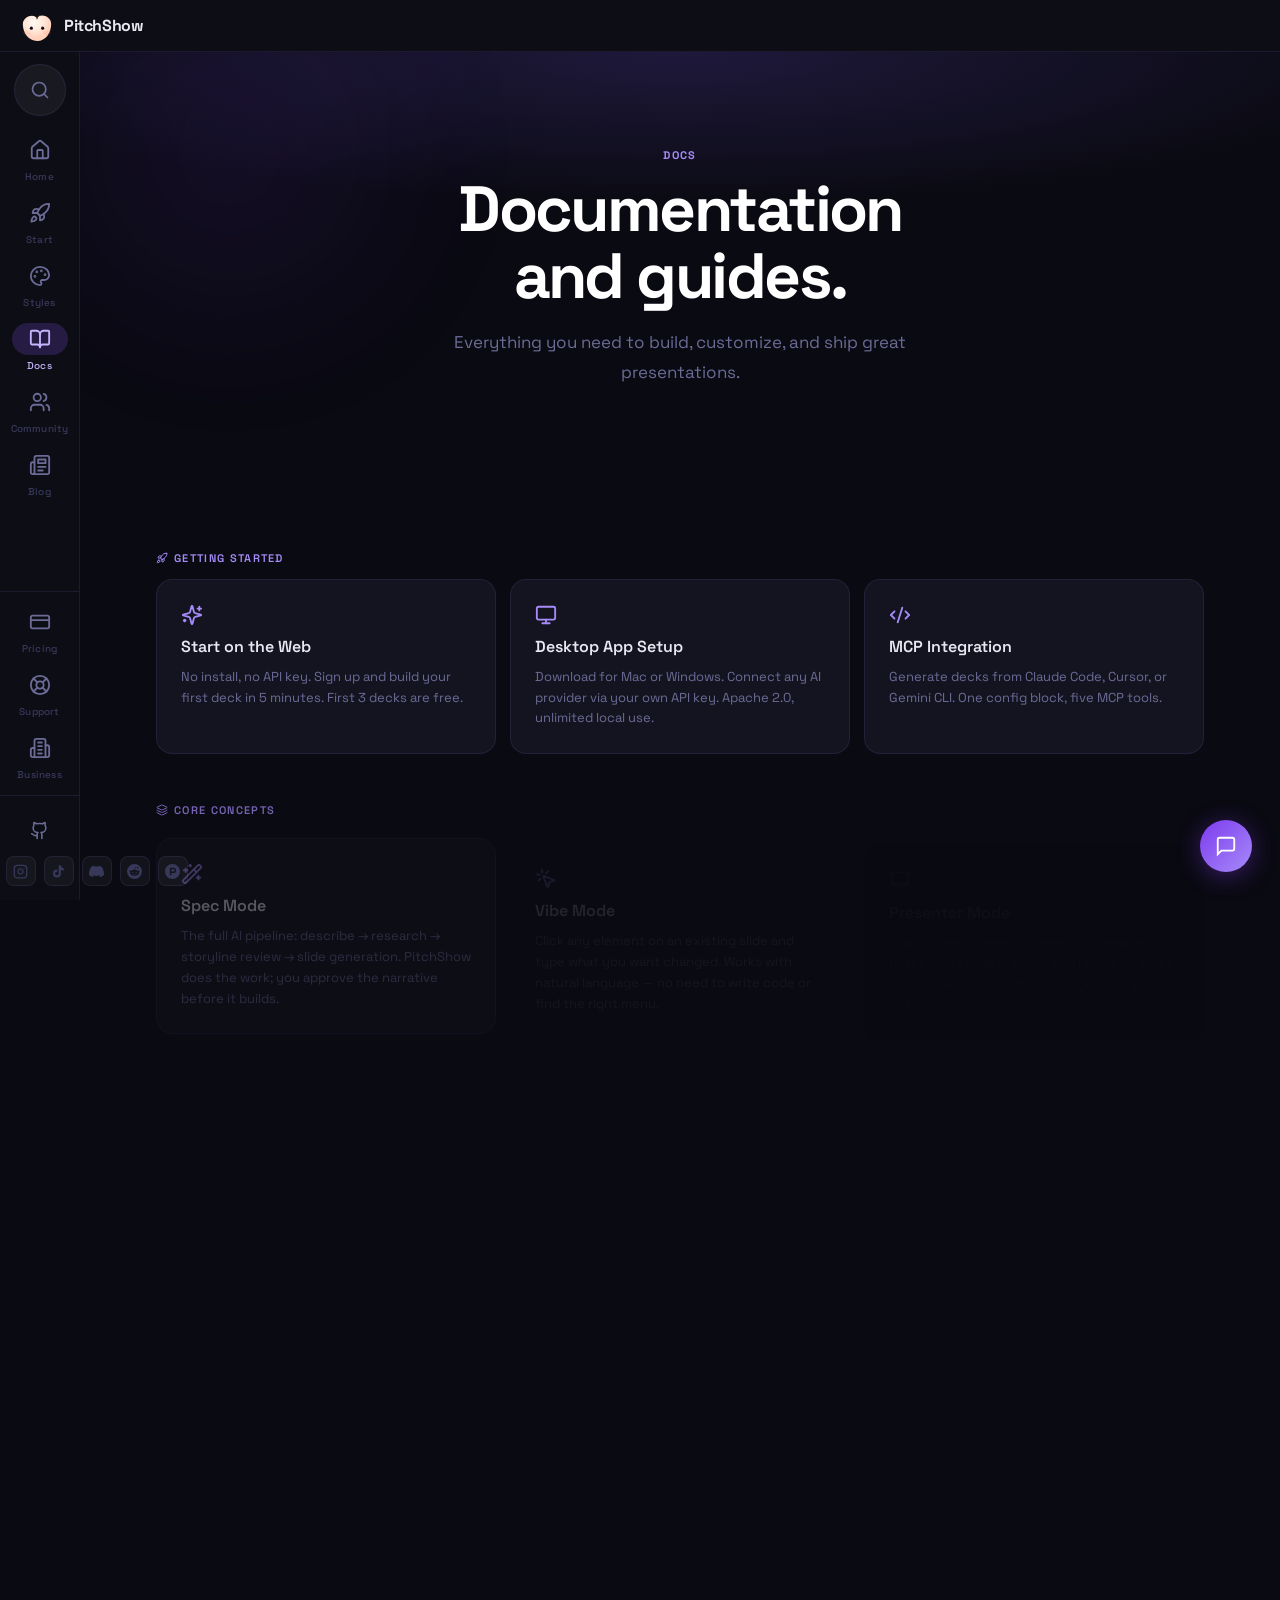
<file: docs.html>
<!DOCTYPE html>
<html lang="en">
<head>
<meta charset="UTF-8"/>
<meta name="viewport" content="width=device-width, initial-scale=1.0"/>
<title>PitchShow — Docs</title>
<meta name="description" content=""/>
<link rel="preconnect" href="https://fonts.googleapis.com"/>
<link rel="preconnect" href="https://fonts.gstatic.com" crossorigin/>
<link href="https://fonts.googleapis.com/css2?family=Space+Grotesk:wght@300;400;500;600;700&family=JetBrains+Mono:wght@400;500&display=swap" rel="stylesheet"/>
<link rel="stylesheet" href="style.css"/>
<link rel="stylesheet" href="page.css"/>
</head>
<body>
<svg width="0" height="0" style="position:absolute;overflow:hidden">
  <defs>
    <radialGradient id="ps-grad" cx="40%" cy="28%" r="62%">
      <stop offset="0%" stop-color="#FFF9F4"/>
      <stop offset="52%" stop-color="#FFE8D8"/>
      <stop offset="100%" stop-color="#FFD0BA"/>
    </radialGradient>
  </defs>
</svg>
<aside class="sidebar" id="sidebar">
  <button class="sb-search" id="sbSearch" title="Search" aria-label="Search">
    <i data-lucide="search"></i>
  </button>
  <nav class="sb-nav">
    <a href="./index.html" class="sb-item" title="Home">
      <div class="sb-icon"><i data-lucide="home"></i></div>
      <span class="sb-label">Home</span>
    </a>
    <a href="./get-started.html" class="sb-item" title="Get started">
      <div class="sb-icon"><i data-lucide="rocket"></i></div>
      <span class="sb-label">Start</span>
    </a>
    <a href="./styles.html" class="sb-item" title="Styles">
      <div class="sb-icon"><i data-lucide="palette"></i></div>
      <span class="sb-label">Styles</span>
    </a>
    <a href="./docs.html" class="sb-item active" title="Docs">
      <div class="sb-icon"><i data-lucide="book-open"></i></div>
      <span class="sb-label">Docs</span>
    </a>
    <a href="./community.html" class="sb-item" title="Community">
      <div class="sb-icon"><i data-lucide="users"></i></div>
      <span class="sb-label">Community</span>
    </a>
    <a href="./blog.html" class="sb-item" title="Blog">
      <div class="sb-icon"><i data-lucide="newspaper"></i></div>
      <span class="sb-label">Blog</span>
    </a>
  </nav>
  <nav class="sb-nav sb-nav-bottom">
    <a href="./pricing.html" class="sb-item" title="Pricing">
      <div class="sb-icon"><i data-lucide="credit-card"></i></div>
      <span class="sb-label">Pricing</span>
    </a>
    <a href="./support.html" class="sb-item" title="Support">
      <div class="sb-icon"><i data-lucide="life-buoy"></i></div>
      <span class="sb-label">Support</span>
    </a>
    <a href="./enterprise.html" class="sb-item" title="Enterprise">
      <div class="sb-icon"><i data-lucide="building-2"></i></div>
      <span class="sb-label">Business</span>
    </a>
  </nav>
  <div class="sb-footer">
    <a href="https://github.com/pitchshow/pitchshow" class="sb-icon-btn" target="_blank" title="GitHub"><i data-lucide="github"></i></a>
    <div class="f-soc">
          <a href="https://github.com/pitchshow/pitchshow" target="_blank" title="GitHub"><i data-lucide="github"></i></a>
          <a href="https://x.com/pitchshowai" target="_blank" title="X / Twitter @pitchshowai"><i data-lucide="twitter"></i></a>
          <a href="https://youtube.com/@PitchShowAI" target="_blank" title="YouTube @PitchShowAI"><i data-lucide="youtube"></i></a>
          <a href="https://instagram.com/pitchshowai" target="_blank" title="Instagram @pitchshowai"><i data-lucide="instagram"></i></a>
          <a href="https://tiktok.com/@pitchshowai" target="_blank" title="TikTok @pitchshowai">
            <svg width="14" height="14" viewBox="0 0 24 24" fill="currentColor"><path d="M19.59 6.69a4.83 4.83 0 01-3.77-4.25V2h-3.45v13.67a2.89 2.89 0 01-2.88 2.5 2.89 2.89 0 01-2.89-2.89 2.89 2.89 0 012.89-2.89c.28 0 .54.04.79.1V9.01a6.33 6.33 0 00-.79-.05 6.34 6.34 0 00-6.34 6.34 6.34 6.34 0 006.34 6.34 6.34 6.34 0 006.33-6.34V9.07a8.16 8.16 0 004.77 1.52V7.17a4.85 4.85 0 01-1-.48z"/></svg>
          </a>
          <a href="https://discord.gg/pitchshow" target="_blank" title="Discord">
            <svg width="14" height="14" viewBox="0 0 24 24" fill="currentColor"><path d="M20.317 4.37a19.791 19.791 0 00-4.885-1.515.074.074 0 00-.079.037c-.21.375-.444.864-.608 1.25a18.27 18.27 0 00-5.487 0 12.64 12.64 0 00-.617-1.25.077.077 0 00-.079-.037A19.736 19.736 0 003.677 4.37a.07.07 0 00-.032.027C.533 9.046-.32 13.58.099 18.057a.082.082 0 00.031.057 19.9 19.9 0 005.993 3.03.078.078 0 00.084-.028c.462-.63.874-1.295 1.226-1.994a.076.076 0 00-.041-.106 13.107 13.107 0 01-1.872-.892.077.077 0 01-.008-.128 10.2 10.2 0 00.372-.292.074.074 0 01.077-.01c3.928 1.793 8.18 1.793 12.062 0a.074.074 0 01.078.01c.12.098.246.198.373.292a.077.077 0 01-.006.127 12.299 12.299 0 01-1.873.892.077.077 0 00-.041.107c.36.698.772 1.362 1.225 1.993a.076.076 0 00.084.028 19.839 19.839 0 006.002-3.03.077.077 0 00.032-.054c.5-5.177-.838-9.674-3.549-13.66a.061.061 0 00-.031-.03z"/></svg>
          </a>
          <a href="https://reddit.com/r/pitchshow" target="_blank" title="Reddit r/pitchshow">
            <svg width="14" height="14" viewBox="0 0 24 24" fill="currentColor"><path d="M12 0A12 12 0 0 0 0 12a12 12 0 0 0 12 12 12 12 0 0 0 12-12A12 12 0 0 0 12 0zm5.01 4.744c.688 0 1.25.561 1.25 1.249a1.25 1.25 0 0 1-2.498.056l-2.597-.547-.8 3.747c1.824.07 3.48.632 4.674 1.488.308-.309.73-.491 1.207-.491.968 0 1.754.786 1.754 1.754 0 .716-.435 1.333-1.01 1.614a3.111 3.111 0 0 1 .042.52c0 2.694-3.13 4.87-7.004 4.87-3.874 0-7.004-2.176-7.004-4.87 0-.183.015-.366.043-.534A1.748 1.748 0 0 1 4.028 12c0-.968.786-1.754 1.754-1.754.463 0 .898.196 1.207.49 1.207-.883 2.878-1.43 4.744-1.487l.885-4.182a.342.342 0 0 1 .14-.197.35.35 0 0 1 .238-.042l2.906.617a1.214 1.214 0 0 1 1.108-.701zM9.25 12C8.561 12 8 12.562 8 13.25c0 .687.561 1.248 1.25 1.248.687 0 1.248-.561 1.248-1.249 0-.688-.561-1.249-1.249-1.249zm5.5 0c-.687 0-1.248.561-1.248 1.25 0 .687.561 1.248 1.249 1.248.688 0 1.249-.561 1.249-1.249 0-.687-.562-1.249-1.25-1.249zm-5.466 3.99a.327.327 0 0 0-.231.094.33.33 0 0 0 0 .463c.842.842 2.484.913 2.961.913.477 0 2.105-.056 2.961-.913a.361.361 0 0 0 .029-.463.33.33 0 0 0-.464 0c-.547.533-1.684.73-2.512.73-.828 0-1.979-.196-2.512-.73a.326.326 0 0 0-.232-.095z"/></svg>
          </a>
          <a href="https://producthunt.com/@pitchshow" target="_blank" title="Product Hunt @pitchshow">
            <svg width="14" height="14" viewBox="0 0 24 24" fill="currentColor"><path d="M13.604 8.4h-3.405V12h3.405a1.8 1.8 0 000-3.6zM12 0C5.372 0 0 5.372 0 12s5.372 12 12 12 12-5.372 12-12S18.628 0 12 0zm1.604 14.4H10.2v3.6H7.8V6h5.804a4.2 4.2 0 010 8.4z"/></svg>
          </a>
        </div>
    <!-- sign-in button: visible after Cloud launch -->
  </div>
</aside>
<main class="main pg">
  <div class="pg-hero">
    <div class="orb orb-a"></div>
    <div class="pg-hero-inner">
      <div class="pg-kicker gs-up">Docs</div>
      <h1 class="pg-h1 gs-up">Documentation<br/>and guides.</h1>
      <p class="pg-sub gs-up">Everything you need to build, customize, and ship great presentations.</p>
    </div>
  </div>
  <div class="pg-section">
    <div class="pg-wrap">
      <!-- Getting started -->
      <div class="section-kicker gs-card"><i data-lucide="rocket" style="width:12px;height:12px"></i>Getting started</div>
      <div class="docs-grid" style="margin-bottom:40px">
        <a href="./get-started.html" class="docs-card gs-card">
          <i data-lucide="sparkles" style="width:22px;height:22px"></i>
          <h3>Start on the Web</h3>
          <p>No install, no API key. Sign up and build your first deck in 5 minutes. First 3 decks are free.</p>
        </a>
        <a href="./get-started.html?tab=desktop" class="docs-card gs-card">
          <i data-lucide="monitor" style="width:22px;height:22px"></i>
          <h3>Desktop App Setup</h3>
          <p>Download for Mac or Windows. Connect any AI provider via your own API key. Apache 2.0, unlimited local use.</p>
        </a>
        <a href="./get-started.html?tab=mcp" class="docs-card gs-card">
          <i data-lucide="code-2" style="width:22px;height:22px"></i>
          <h3>MCP Integration</h3>
          <p>Generate decks from Claude Code, Cursor, or Gemini CLI. One config block, five MCP tools.</p>
        </a>
      </div>

      <!-- Core concepts -->
      <div class="section-kicker gs-card"><i data-lucide="layers" style="width:12px;height:12px"></i>Core concepts</div>
      <div class="docs-grid" style="margin-bottom:40px">
        <div class="docs-card gs-card" style="cursor:default">
          <i data-lucide="wand-2" style="width:22px;height:22px"></i>
          <h3>Spec Mode</h3>
          <p>The full AI pipeline: describe → research → storyline review → slide generation. PitchShow does the work; you approve the narrative before it builds.</p>
        </div>
        <div class="docs-card gs-card" style="cursor:default">
          <i data-lucide="mouse-pointer-click" style="width:22px;height:22px"></i>
          <h3>Vibe Mode</h3>
          <p>Click any element on an existing slide and type what you want changed. Works with natural language — no need to write code or find the right menu.</p>
        </div>
        <div class="docs-card gs-card" style="cursor:default">
          <i data-lucide="presentation" style="width:22px;height:22px"></i>
          <h3>Presenter Mode</h3>
          <p>Dual-screen presenter view with speaker notes, next slide preview, and rehearsal timer. Your audience sees the show; you see your notes.</p>
        </div>
        <div class="docs-card gs-card" style="cursor:default">
          <i data-lucide="download" style="width:22px;height:22px"></i>
          <h3>Export Formats</h3>
          <p>PDF, PPTX (standard), Animated PPTX (Pro, server-side), HTML single-file, Speaker Notes markdown, and hosted show URL.</p>
        </div>
      </div>

      <!-- Reference -->
      <div class="section-kicker gs-card"><i data-lucide="book-open" style="width:12px;height:12px"></i>Reference</div>
      <div class="docs-grid">
        <a href="https://github.com/pitchshow/pitchshow/blob/main/docs/KEYBOARD_SHORTCUTS.md" target="_blank" class="docs-card gs-card">
          <i data-lucide="keyboard" style="width:22px;height:22px"></i>
          <h3>Keyboard Shortcuts</h3>
          <p>Full shortcut reference for navigation, generation, export, and presenter mode.</p>
        </a>
        <a href="https://github.com/pitchshow/pitchshow" target="_blank" class="docs-card gs-card">
          <i data-lucide="github" style="width:22px;height:22px"></i>
          <h3>Source Code</h3>
          <p>Apache 2.0. Browse the codebase, open issues, submit pull requests on GitHub.</p>
        </a>
        <a href="./enterprise.html" class="docs-card gs-card">
          <i data-lucide="building-2" style="width:22px;height:22px"></i>
          <h3>Enterprise Deployment</h3>
          <p>Private infrastructure, your own AI models, knowledge base integration, SCORM export.</p>
        </a>
        <div class="docs-card docs-card-coming gs-card">
          <i data-lucide="video" style="width:22px;height:22px"></i>
          <h3>Video Tutorials</h3>
          <p>Step-by-step screencasts for Spec Mode, Vibe Mode, and the full export workflow.</p>
          <span class="coming-tag">Coming soon</span>
        </div>
      </div>
    </div>
  </div>
</main>
<script src="vendor/lucide.min.js"></script>
<script src="vendor/gsap.min.js"></script>
<script src="vendor/ScrollTrigger.min.js"></script>
<script src="page.js"></script>
</body>
</html>
</file>
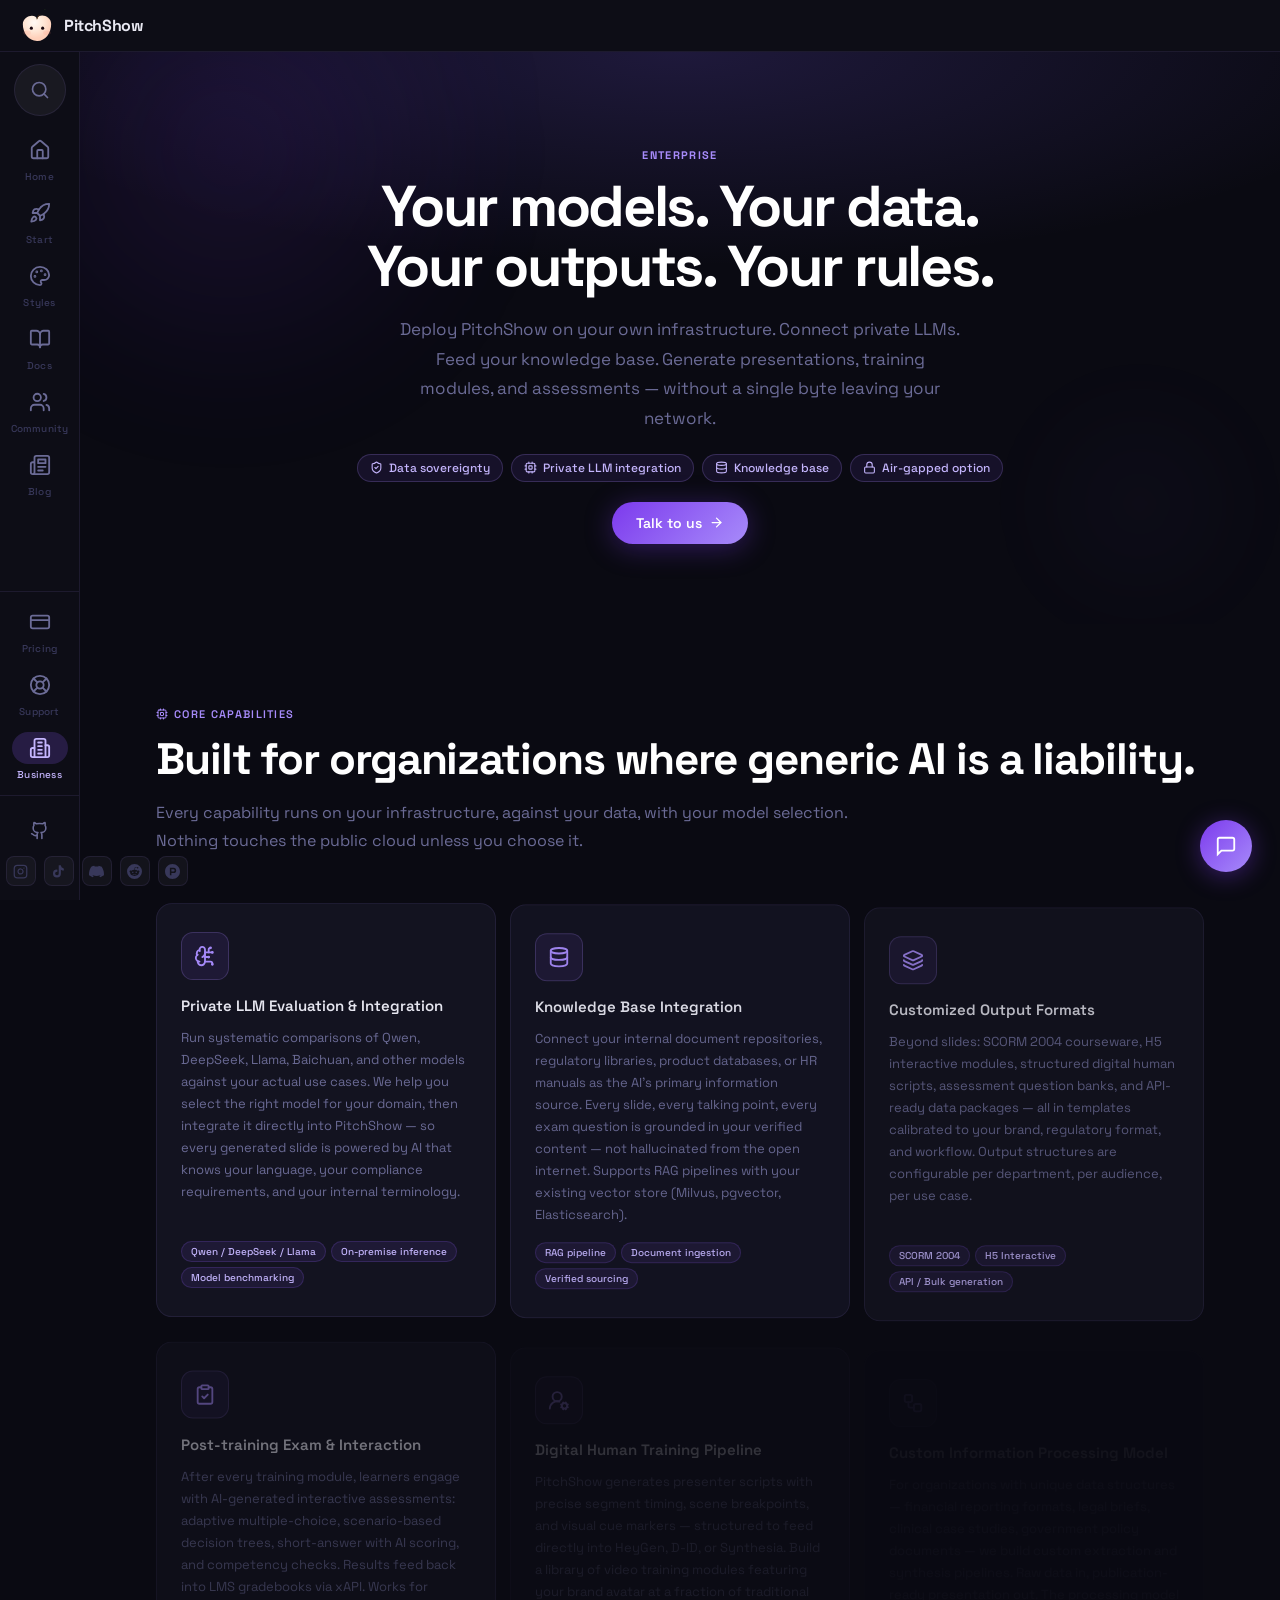
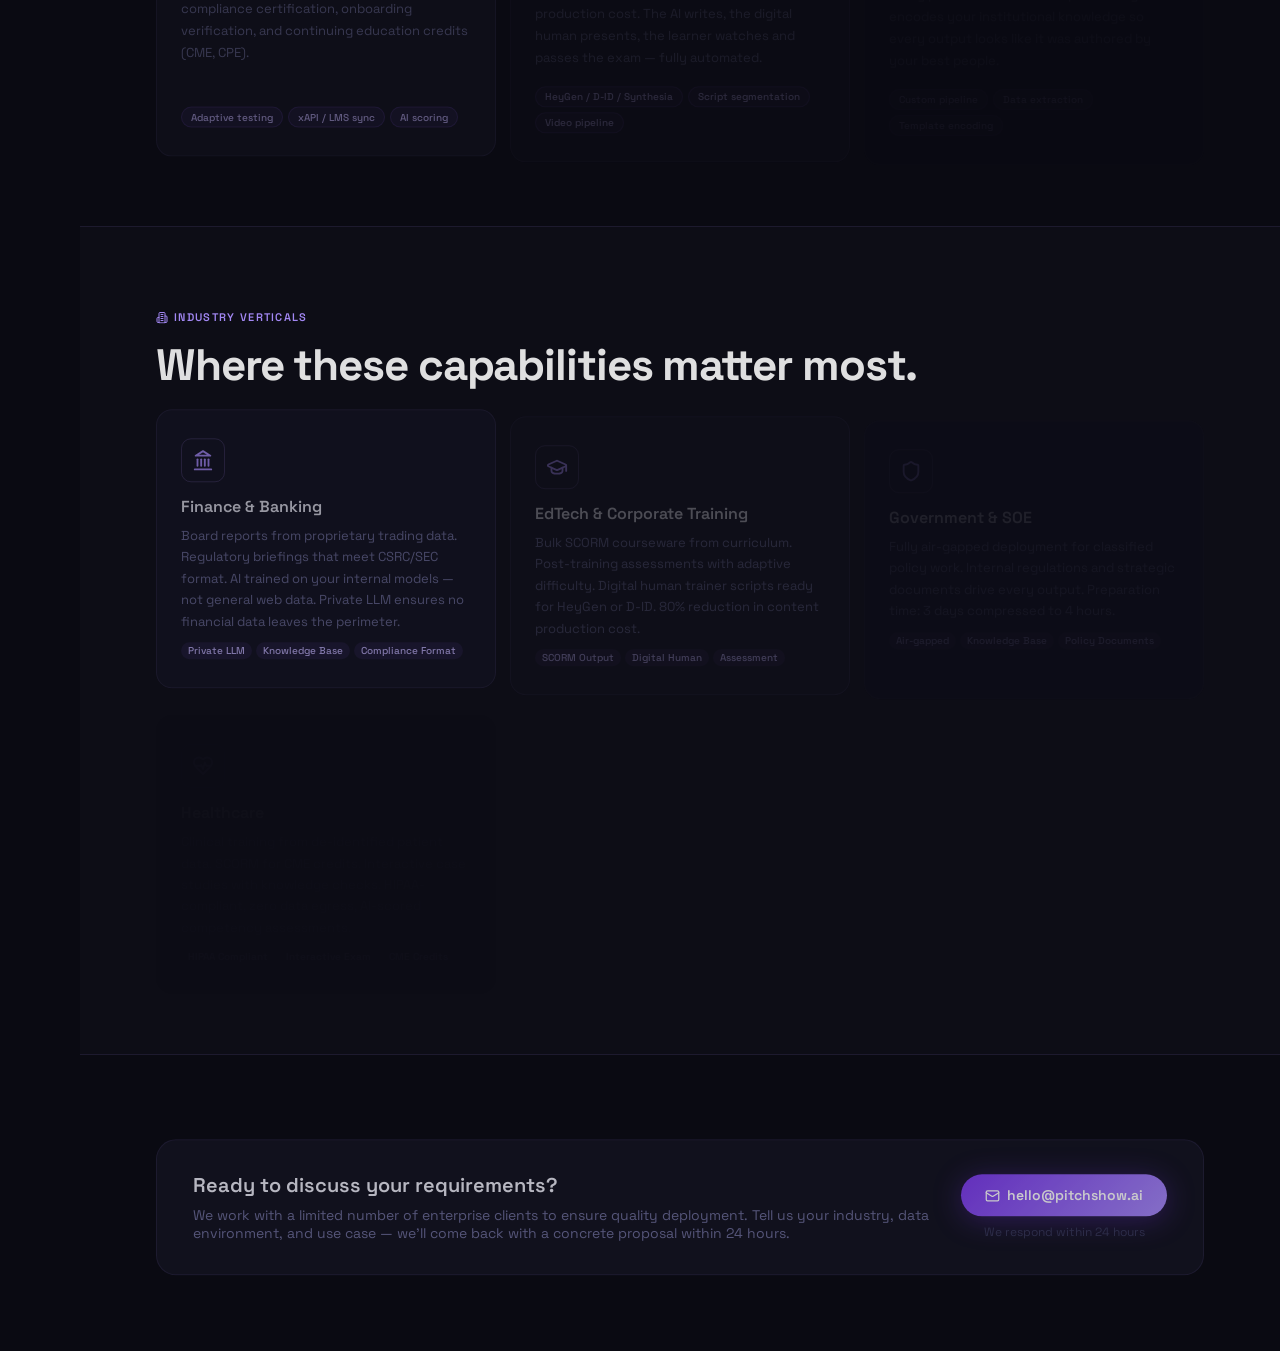
<file: enterprise.html>
<!DOCTYPE html>
<html lang="en">
<head>
<meta charset="UTF-8"/>
<meta name="viewport" content="width=device-width, initial-scale=1.0"/>
<title>PitchShow Enterprise — Private AI Deployment</title>
<meta name="description" content="Deploy PitchShow on your infrastructure. Private LLMs. Knowledge base integration. Customized outputs for training, finance, and government."/>
<link rel="preconnect" href="https://fonts.googleapis.com"/>
<link rel="preconnect" href="https://fonts.gstatic.com" crossorigin/>
<link href="https://fonts.googleapis.com/css2?family=Space+Grotesk:wght@300;400;500;600;700&family=JetBrains+Mono:wght@400;500&display=swap" rel="stylesheet"/>
<link rel="stylesheet" href="style.css"/>
<link rel="stylesheet" href="page.css"/>
</head>
<body>
<svg width="0" height="0" style="position:absolute;overflow:hidden">
  <defs>
    <radialGradient id="ps-grad" cx="40%" cy="28%" r="62%">
      <stop offset="0%" stop-color="#FFF9F4"/>
      <stop offset="52%" stop-color="#FFE8D8"/>
      <stop offset="100%" stop-color="#FFD0BA"/>
    </radialGradient>
  </defs>
</svg>

<aside class="sidebar" id="sidebar">
  <button class="sb-search" id="sbSearch" title="Search" aria-label="Search">
    <i data-lucide="search"></i>
  </button>
  <nav class="sb-nav">
    <a href="./index.html" class="sb-item" title="Home">
      <div class="sb-icon"><i data-lucide="home"></i></div>
      <span class="sb-label">Home</span>
    </a>
    <a href="./get-started.html" class="sb-item" title="Get started">
      <div class="sb-icon"><i data-lucide="rocket"></i></div>
      <span class="sb-label">Start</span>
    </a>
    <a href="./styles.html" class="sb-item" title="Styles">
      <div class="sb-icon"><i data-lucide="palette"></i></div>
      <span class="sb-label">Styles</span>
    </a>
    <a href="./docs.html" class="sb-item" title="Docs">
      <div class="sb-icon"><i data-lucide="book-open"></i></div>
      <span class="sb-label">Docs</span>
    </a>
    <a href="./community.html" class="sb-item" title="Community">
      <div class="sb-icon"><i data-lucide="users"></i></div>
      <span class="sb-label">Community</span>
    </a>
    <a href="./blog.html" class="sb-item" title="Blog">
      <div class="sb-icon"><i data-lucide="newspaper"></i></div>
      <span class="sb-label">Blog</span>
    </a>
  </nav>
  <nav class="sb-nav sb-nav-bottom">
    <a href="./pricing.html" class="sb-item" title="Pricing">
      <div class="sb-icon"><i data-lucide="credit-card"></i></div>
      <span class="sb-label">Pricing</span>
    </a>
    <a href="./support.html" class="sb-item" title="Support">
      <div class="sb-icon"><i data-lucide="life-buoy"></i></div>
      <span class="sb-label">Support</span>
    </a>
    <a href="./enterprise.html" class="sb-item active" title="Enterprise">
      <div class="sb-icon"><i data-lucide="building-2"></i></div>
      <span class="sb-label">Business</span>
    </a>
  </nav>
  <div class="sb-footer">
    <a href="https://github.com/pitchshow/pitchshow" class="sb-icon-btn" target="_blank" title="GitHub"><i data-lucide="github"></i></a>
    <div class="f-soc">
          <a href="https://github.com/pitchshow/pitchshow" target="_blank" title="GitHub"><i data-lucide="github"></i></a>
          <a href="https://x.com/pitchshowai" target="_blank" title="X / Twitter @pitchshowai"><i data-lucide="twitter"></i></a>
          <a href="https://youtube.com/@PitchShowAI" target="_blank" title="YouTube @PitchShowAI"><i data-lucide="youtube"></i></a>
          <a href="https://instagram.com/pitchshowai" target="_blank" title="Instagram @pitchshowai"><i data-lucide="instagram"></i></a>
          <a href="https://tiktok.com/@pitchshowai" target="_blank" title="TikTok @pitchshowai">
            <svg width="14" height="14" viewBox="0 0 24 24" fill="currentColor"><path d="M19.59 6.69a4.83 4.83 0 01-3.77-4.25V2h-3.45v13.67a2.89 2.89 0 01-2.88 2.5 2.89 2.89 0 01-2.89-2.89 2.89 2.89 0 012.89-2.89c.28 0 .54.04.79.1V9.01a6.33 6.33 0 00-.79-.05 6.34 6.34 0 00-6.34 6.34 6.34 6.34 0 006.34 6.34 6.34 6.34 0 006.33-6.34V9.07a8.16 8.16 0 004.77 1.52V7.17a4.85 4.85 0 01-1-.48z"/></svg>
          </a>
          <a href="https://discord.gg/pitchshow" target="_blank" title="Discord">
            <svg width="14" height="14" viewBox="0 0 24 24" fill="currentColor"><path d="M20.317 4.37a19.791 19.791 0 00-4.885-1.515.074.074 0 00-.079.037c-.21.375-.444.864-.608 1.25a18.27 18.27 0 00-5.487 0 12.64 12.64 0 00-.617-1.25.077.077 0 00-.079-.037A19.736 19.736 0 003.677 4.37a.07.07 0 00-.032.027C.533 9.046-.32 13.58.099 18.057a.082.082 0 00.031.057 19.9 19.9 0 005.993 3.03.078.078 0 00.084-.028c.462-.63.874-1.295 1.226-1.994a.076.076 0 00-.041-.106 13.107 13.107 0 01-1.872-.892.077.077 0 01-.008-.128 10.2 10.2 0 00.372-.292.074.074 0 01.077-.01c3.928 1.793 8.18 1.793 12.062 0a.074.074 0 01.078.01c.12.098.246.198.373.292a.077.077 0 01-.006.127 12.299 12.299 0 01-1.873.892.077.077 0 00-.041.107c.36.698.772 1.362 1.225 1.993a.076.076 0 00.084.028 19.839 19.839 0 006.002-3.03.077.077 0 00.032-.054c.5-5.177-.838-9.674-3.549-13.66a.061.061 0 00-.031-.03z"/></svg>
          </a>
          <a href="https://reddit.com/r/pitchshow" target="_blank" title="Reddit r/pitchshow">
            <svg width="14" height="14" viewBox="0 0 24 24" fill="currentColor"><path d="M12 0A12 12 0 0 0 0 12a12 12 0 0 0 12 12 12 12 0 0 0 12-12A12 12 0 0 0 12 0zm5.01 4.744c.688 0 1.25.561 1.25 1.249a1.25 1.25 0 0 1-2.498.056l-2.597-.547-.8 3.747c1.824.07 3.48.632 4.674 1.488.308-.309.73-.491 1.207-.491.968 0 1.754.786 1.754 1.754 0 .716-.435 1.333-1.01 1.614a3.111 3.111 0 0 1 .042.52c0 2.694-3.13 4.87-7.004 4.87-3.874 0-7.004-2.176-7.004-4.87 0-.183.015-.366.043-.534A1.748 1.748 0 0 1 4.028 12c0-.968.786-1.754 1.754-1.754.463 0 .898.196 1.207.49 1.207-.883 2.878-1.43 4.744-1.487l.885-4.182a.342.342 0 0 1 .14-.197.35.35 0 0 1 .238-.042l2.906.617a1.214 1.214 0 0 1 1.108-.701zM9.25 12C8.561 12 8 12.562 8 13.25c0 .687.561 1.248 1.25 1.248.687 0 1.248-.561 1.248-1.249 0-.688-.561-1.249-1.249-1.249zm5.5 0c-.687 0-1.248.561-1.248 1.25 0 .687.561 1.248 1.249 1.248.688 0 1.249-.561 1.249-1.249 0-.687-.562-1.249-1.25-1.249zm-5.466 3.99a.327.327 0 0 0-.231.094.33.33 0 0 0 0 .463c.842.842 2.484.913 2.961.913.477 0 2.105-.056 2.961-.913a.361.361 0 0 0 .029-.463.33.33 0 0 0-.464 0c-.547.533-1.684.73-2.512.73-.828 0-1.979-.196-2.512-.73a.326.326 0 0 0-.232-.095z"/></svg>
          </a>
          <a href="https://producthunt.com/@pitchshow" target="_blank" title="Product Hunt @pitchshow">
            <svg width="14" height="14" viewBox="0 0 24 24" fill="currentColor"><path d="M13.604 8.4h-3.405V12h3.405a1.8 1.8 0 000-3.6zM12 0C5.372 0 0 5.372 0 12s5.372 12 12 12 12-5.372 12-12S18.628 0 12 0zm1.604 14.4H10.2v3.6H7.8V6h5.804a4.2 4.2 0 010 8.4z"/></svg>
          </a>
        </div>
    <!-- sign-in button: visible after Cloud launch -->
  </div>
</aside>

<main class="main pg">

  <!-- ── Hero ── -->
  <div class="pg-hero pg-hero-ent">
    <div class="orb orb-a"></div>
    <div class="orb orb-b"></div>
    <div class="pg-hero-inner">
      <div class="pg-kicker gs-up">Enterprise</div>
      <h1 class="pg-h1 gs-up">Your models. Your data.<br/>Your outputs. Your rules.</h1>
      <p class="pg-sub gs-up">Deploy PitchShow on your own infrastructure. Connect private LLMs. Feed your knowledge base. Generate presentations, training modules, and assessments — without a single byte leaving your network.</p>
      <div class="ent-badges gs-up">
        <span><i data-lucide="shield-check" style="width:13px;height:13px"></i>Data sovereignty</span>
        <span><i data-lucide="cpu" style="width:13px;height:13px"></i>Private LLM integration</span>
        <span><i data-lucide="database" style="width:13px;height:13px"></i>Knowledge base</span>
        <span><i data-lucide="lock" style="width:13px;height:13px"></i>Air-gapped option</span>
      </div>
      <a href="mailto:hello@pitchshow.ai" class="btn-pill-primary gs-up" style="width:fit-content;margin-top:20px">
        Talk to us
        <i data-lucide="arrow-right" style="width:15px;height:15px"></i>
      </a>
    </div>
  </div>

  <!-- ── Core Capabilities ── -->
  <div class="pg-section">
    <div class="pg-wrap">
      <div class="section-kicker gs-card"><i data-lucide="cpu" style="width:12px;height:12px"></i>Core capabilities</div>
      <h2 class="section-h2 gs-card">Built for organizations where generic AI is a liability.</h2>
      <p class="pg-lead gs-card">Every capability runs on your infrastructure, against your data, with your model selection. Nothing touches the public cloud unless you choose it.</p>

      <div class="ent-cap-grid">

        <div class="ent-cap gs-card">
          <div class="ent-cap-icon"><i data-lucide="brain-circuit" style="width:22px;height:22px"></i></div>
          <h3>Private LLM Evaluation &amp; Integration</h3>
          <p>Run systematic comparisons of Qwen, DeepSeek, Llama, Baichuan, and other models against your actual use cases. We help you select the right model for your domain, then integrate it directly into PitchShow — so every generated slide is powered by AI that knows your language, your compliance requirements, and your internal terminology.</p>
          <div class="ent-cap-tags"><span>Qwen / DeepSeek / Llama</span><span>On-premise inference</span><span>Model benchmarking</span></div>
        </div>

        <div class="ent-cap gs-card">
          <div class="ent-cap-icon"><i data-lucide="database" style="width:22px;height:22px"></i></div>
          <h3>Knowledge Base Integration</h3>
          <p>Connect your internal document repositories, regulatory libraries, product databases, or HR manuals as the AI's primary information source. Every slide, every talking point, every exam question is grounded in your verified content — not hallucinated from the open internet. Supports RAG pipelines with your existing vector store (Milvus, pgvector, Elasticsearch).</p>
          <div class="ent-cap-tags"><span>RAG pipeline</span><span>Document ingestion</span><span>Verified sourcing</span></div>
        </div>

        <div class="ent-cap gs-card">
          <div class="ent-cap-icon"><i data-lucide="layers" style="width:22px;height:22px"></i></div>
          <h3>Customized Output Formats</h3>
          <p>Beyond slides: SCORM 2004 courseware, H5 interactive modules, structured digital human scripts, assessment question banks, and API-ready data packages — all in templates calibrated to your brand, regulatory format, and workflow. Output structures are configurable per department, per audience, per use case.</p>
          <div class="ent-cap-tags"><span>SCORM 2004</span><span>H5 Interactive</span><span>API / Bulk generation</span></div>
        </div>

        <div class="ent-cap gs-card">
          <div class="ent-cap-icon"><i data-lucide="clipboard-check" style="width:22px;height:22px"></i></div>
          <h3>Post-training Exam &amp; Interaction</h3>
          <p>After every training module, learners engage with AI-generated interactive assessments: adaptive multiple-choice, scenario-based decision trees, short-answer with AI scoring, and competency checks. Results feed back into LMS gradebooks via xAPI. Works for compliance certification, onboarding verification, and continuing education credits (CME, CPE).</p>
          <div class="ent-cap-tags"><span>Adaptive testing</span><span>xAPI / LMS sync</span><span>AI scoring</span></div>
        </div>

        <div class="ent-cap gs-card">
          <div class="ent-cap-icon"><i data-lucide="user-round-cog" style="width:22px;height:22px"></i></div>
          <h3>Digital Human Training Pipeline</h3>
          <p>PitchShow generates presenter scripts with precise segment timing, scene breakpoints, and visual cue markers — structured to feed directly into HeyGen, D-ID, or Synthesia. Build a library of video training modules featuring your brand avatar at a fraction of traditional production cost. The AI writes, the digital human presents, the learner watches and passes the exam — fully automated.</p>
          <div class="ent-cap-tags"><span>HeyGen / D-ID / Synthesia</span><span>Script segmentation</span><span>Video pipeline</span></div>
        </div>

        <div class="ent-cap gs-card">
          <div class="ent-cap-icon"><i data-lucide="workflow" style="width:22px;height:22px"></i></div>
          <h3>Custom Information Processing Model</h3>
          <p>For organizations with unique data structures — financial reporting formats, legal briefs, clinical case studies, government policy documents — we build custom extraction and synthesis pipelines. Raw data in, publication-ready presentation out. The processing model encodes your institutional knowledge so every output looks like it was authored by your best people.</p>
          <div class="ent-cap-tags"><span>Custom pipeline</span><span>Data extraction</span><span>Template encoding</span></div>
        </div>

      </div>
    </div>
  </div>

  <!-- ── Industry verticals ── -->
  <div class="pg-section" style="background:var(--bg1);border-top:1px solid var(--bd);border-bottom:1px solid var(--bd)">
    <div class="pg-wrap">
      <div class="section-kicker gs-card"><i data-lucide="building-2" style="width:12px;height:12px"></i>Industry verticals</div>
      <h2 class="section-h2 gs-card">Where these capabilities matter most.</h2>

      <div class="ent-industry-grid">

        <div class="ent-ind gs-card">
          <div class="ent-ind-icon"><i data-lucide="landmark" style="width:22px;height:22px"></i></div>
          <h3>Finance &amp; Banking</h3>
          <p>Board reports from proprietary trading data. Regulatory briefings that meet CSRC/SEC format. AI trained on your internal models — not general web data. Private LLM ensures no financial data leaves the perimeter.</p>
          <div class="ent-ind-tags"><span>Private LLM</span><span>Knowledge Base</span><span>Compliance Format</span></div>
        </div>

        <div class="ent-ind gs-card">
          <div class="ent-ind-icon"><i data-lucide="graduation-cap" style="width:22px;height:22px"></i></div>
          <h3>EdTech &amp; Corporate Training</h3>
          <p>Bulk SCORM courseware from curriculum. Post-training assessments with adaptive difficulty. Digital human trainer scripts ready for HeyGen or D-ID. 80% reduction in content production cost.</p>
          <div class="ent-ind-tags"><span>SCORM Output</span><span>Digital Human</span><span>Assessment</span></div>
        </div>

        <div class="ent-ind gs-card">
          <div class="ent-ind-icon"><i data-lucide="shield" style="width:22px;height:22px"></i></div>
          <h3>Government &amp; SOE</h3>
          <p>Fully air-gapped deployment for classified policy work. Internal regulations and strategic documents drive every output. Preparation time: 3 days compressed to 4 hours.</p>
          <div class="ent-ind-tags"><span>Air-gapped</span><span>Knowledge Base</span><span>Policy Documents</span></div>
        </div>

        <div class="ent-ind gs-card">
          <div class="ent-ind-icon"><i data-lucide="heart-pulse" style="width:22px;height:22px"></i></div>
          <h3>Healthcare</h3>
          <p>Clinical training from de-identified patient data. SCORM for CME credits. Interactive case studies with knowledge checks. HIPAA-compliant, zero data egress, AI-scored competency assessments.</p>
          <div class="ent-ind-tags"><span>HIPAA Compliant</span><span>Interactive Exam</span><span>CME Credits</span></div>
        </div>

        <div class="ent-ind gs-card">
          <div class="ent-ind-icon"><i data-lucide="factory" style="width:22px;height:22px"></i></div>
          <h3>Manufacturing &amp; Industry</h3>
          <p>Equipment manuals from MES/ERP data. Safety training with scenario assessments. Digital human technician guides that walk workers through procedures step-by-step. Onboarding: 4 weeks → 1 week.</p>
          <div class="ent-ind-tags"><span>MES Integration</span><span>Digital Human</span><span>Procedure Guides</span></div>
        </div>

        <div class="ent-ind gs-card">
          <div class="ent-ind-icon"><i data-lucide="scale" style="width:22px;height:22px"></i></div>
          <h3>Legal &amp; Professional Services</h3>
          <p>Brief and memo templates from precedent databases. Client presentation packages from case records. Training modules for associates with interactive scenario simulations grounded in your practice area knowledge.</p>
          <div class="ent-ind-tags"><span>Precedent Database</span><span>Case Records</span><span>Scenario Sim</span></div>
        </div>

      </div>
    </div>
  </div>

  <!-- ── Contact CTA ── -->
  <div class="pg-section">
    <div class="pg-wrap">
      <div class="ent-contact gs-card">
        <div class="ent-contact-left">
          <h3>Ready to discuss your requirements?</h3>
          <p>We work with a limited number of enterprise clients to ensure quality deployment. Tell us your industry, data environment, and use case — we'll come back with a concrete proposal within 24 hours.</p>
        </div>
        <div class="ent-contact-right">
          <a href="mailto:hello@pitchshow.ai" class="btn-pill-primary">
            <i data-lucide="mail" style="width:15px;height:15px"></i>
            hello@pitchshow.ai
          </a>
          <p style="font-size:12px;color:var(--tx3);margin-top:8px;text-align:center">We respond within 24 hours</p>
        </div>
      </div>
    </div>
  </div>

</main>
<script src="vendor/lucide.min.js"></script>
<script src="vendor/gsap.min.js"></script>
<script src="vendor/ScrollTrigger.min.js"></script>
<script src="page.js"></script>
</body>
</html>
</file>
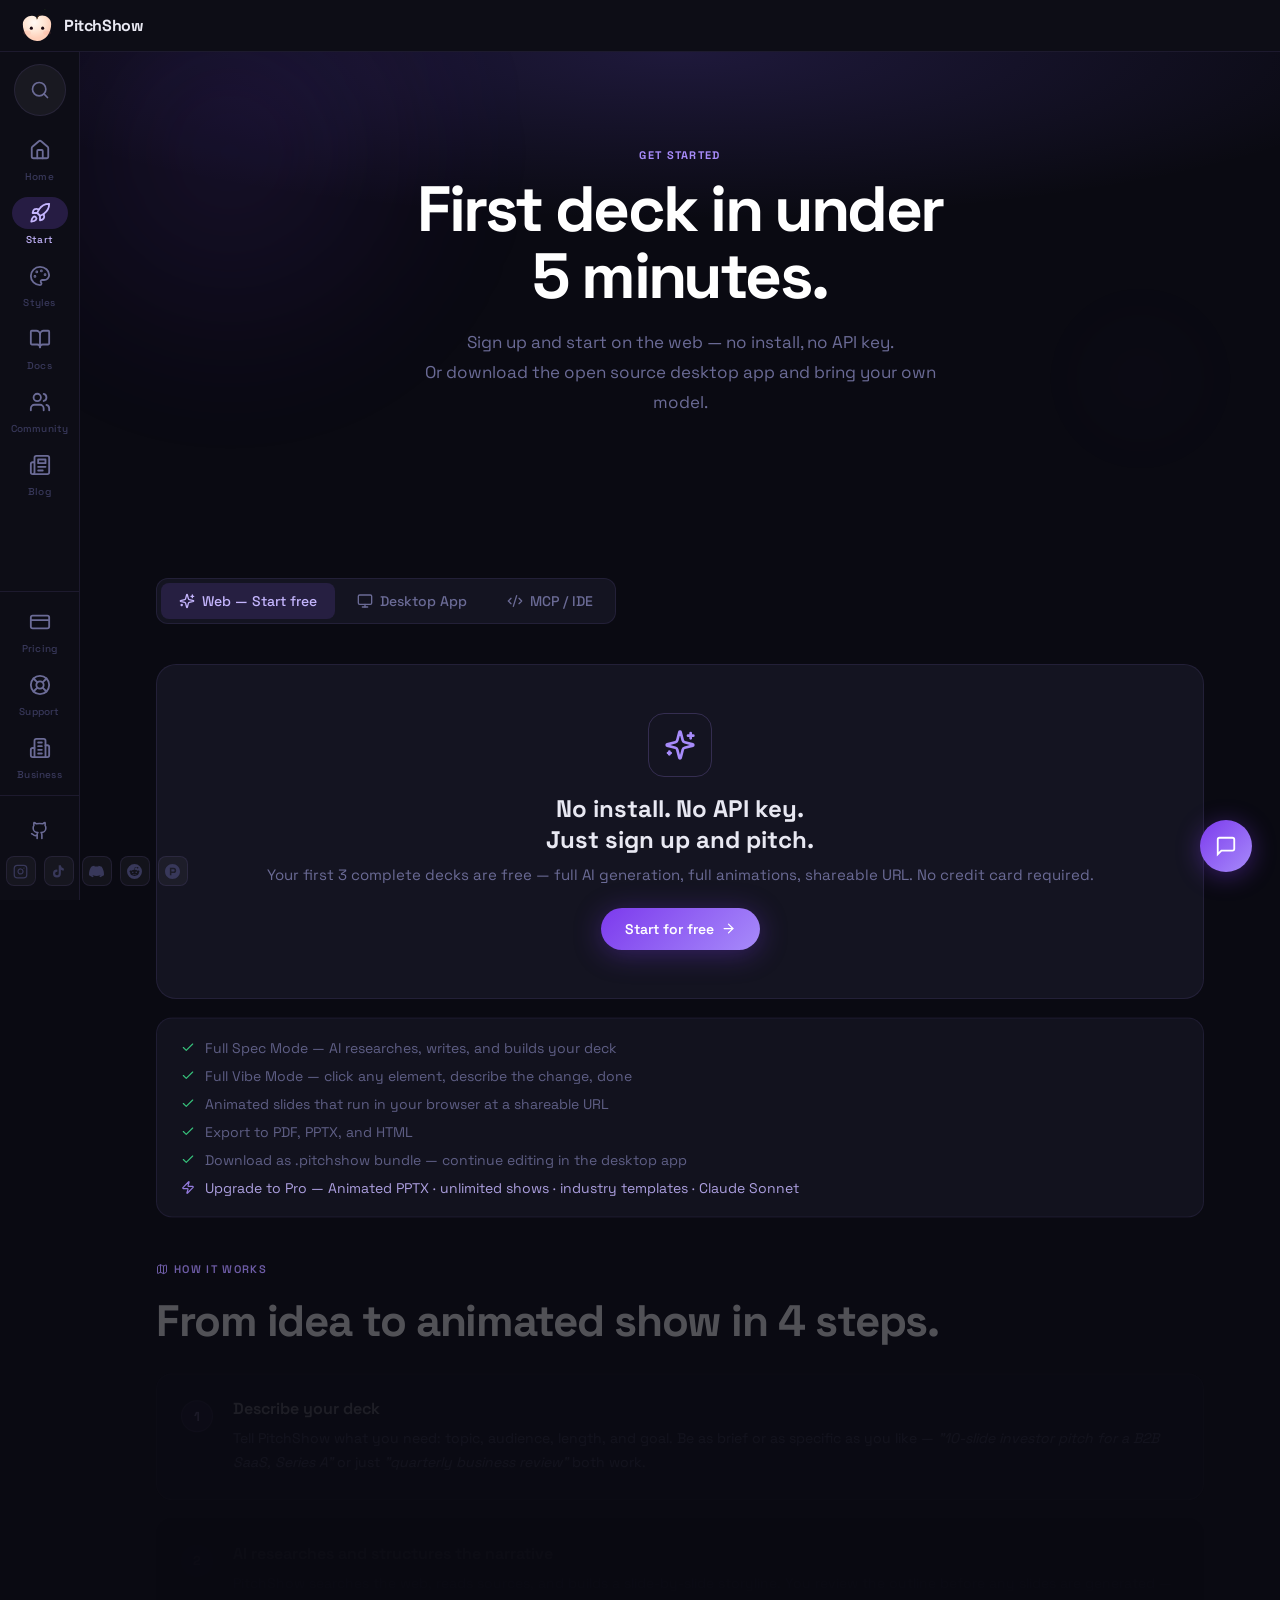
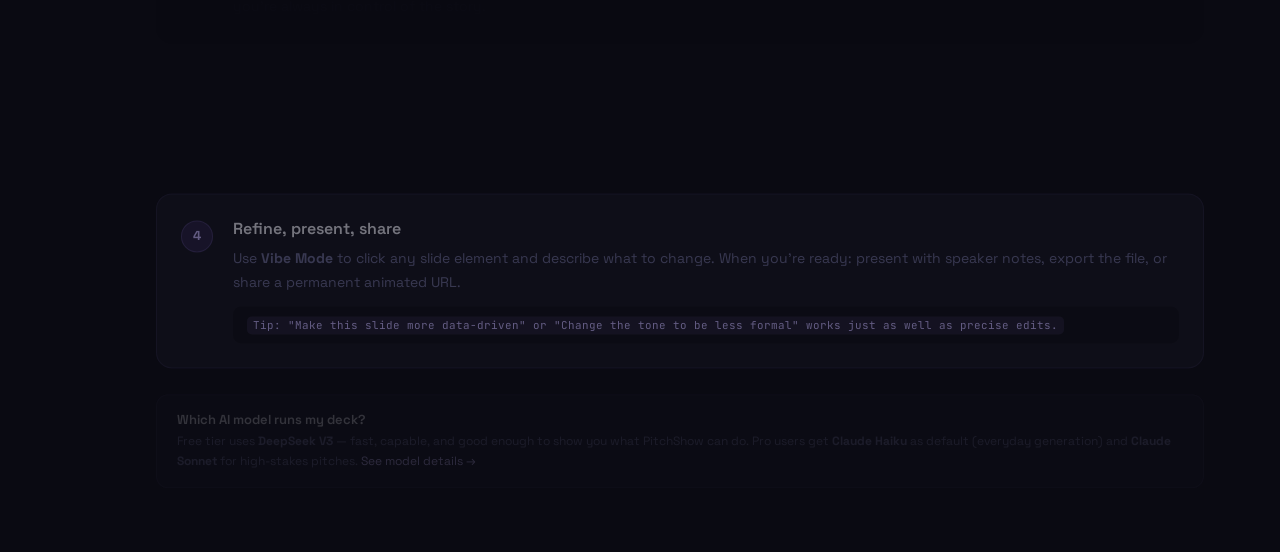
<file: get-started.html>
<!DOCTYPE html>
<html lang="en">
<head>
<meta charset="UTF-8"/>
<meta name="viewport" content="width=device-width, initial-scale=1.0"/>
<title>PitchShow — Get Started</title>
<meta name="description" content="Start building AI presentations in 30 seconds. No install, no API key. Or download the open source desktop app and bring your own model."/>
<link rel="preconnect" href="https://fonts.googleapis.com"/>
<link rel="preconnect" href="https://fonts.gstatic.com" crossorigin/>
<link href="https://fonts.googleapis.com/css2?family=Space+Grotesk:wght@300;400;500;600;700&family=JetBrains+Mono:wght@400;500&display=swap" rel="stylesheet"/>
<link rel="stylesheet" href="style.css"/>
<link rel="stylesheet" href="page.css"/>
</head>
<body>
<svg width="0" height="0" style="position:absolute;overflow:hidden">
  <defs>
    <radialGradient id="ps-grad" cx="40%" cy="28%" r="62%">
      <stop offset="0%" stop-color="#FFF9F4"/>
      <stop offset="52%" stop-color="#FFE8D8"/>
      <stop offset="100%" stop-color="#FFD0BA"/>
    </radialGradient>
  </defs>
</svg>
<aside class="sidebar" id="sidebar">
  <button class="sb-search" id="sbSearch" title="Search" aria-label="Search">
    <i data-lucide="search"></i>
  </button>
  <nav class="sb-nav">
    <a href="./index.html" class="sb-item" title="Home">
      <div class="sb-icon"><i data-lucide="home"></i></div>
      <span class="sb-label">Home</span>
    </a>
    <a href="./get-started.html" class="sb-item active" title="Get started">
      <div class="sb-icon"><i data-lucide="rocket"></i></div>
      <span class="sb-label">Start</span>
    </a>
    <a href="./styles.html" class="sb-item" title="Styles">
      <div class="sb-icon"><i data-lucide="palette"></i></div>
      <span class="sb-label">Styles</span>
    </a>
    <a href="./docs.html" class="sb-item" title="Docs">
      <div class="sb-icon"><i data-lucide="book-open"></i></div>
      <span class="sb-label">Docs</span>
    </a>
    <a href="./community.html" class="sb-item" title="Community">
      <div class="sb-icon"><i data-lucide="users"></i></div>
      <span class="sb-label">Community</span>
    </a>
    <a href="./blog.html" class="sb-item" title="Blog">
      <div class="sb-icon"><i data-lucide="newspaper"></i></div>
      <span class="sb-label">Blog</span>
    </a>
  </nav>
  <nav class="sb-nav sb-nav-bottom">
    <a href="./pricing.html" class="sb-item" title="Pricing">
      <div class="sb-icon"><i data-lucide="credit-card"></i></div>
      <span class="sb-label">Pricing</span>
    </a>
    <a href="./support.html" class="sb-item" title="Support">
      <div class="sb-icon"><i data-lucide="life-buoy"></i></div>
      <span class="sb-label">Support</span>
    </a>
    <a href="./enterprise.html" class="sb-item" title="Enterprise">
      <div class="sb-icon"><i data-lucide="building-2"></i></div>
      <span class="sb-label">Business</span>
    </a>
  </nav>
  <div class="sb-footer">
    <a href="https://github.com/pitchshow/pitchshow" class="sb-icon-btn" target="_blank" title="GitHub"><i data-lucide="github"></i></a>
    <div class="f-soc">
          <a href="https://github.com/pitchshow/pitchshow" target="_blank" title="GitHub"><i data-lucide="github"></i></a>
          <a href="https://x.com/pitchshowai" target="_blank" title="X / Twitter @pitchshowai"><i data-lucide="twitter"></i></a>
          <a href="https://youtube.com/@PitchShowAI" target="_blank" title="YouTube @PitchShowAI"><i data-lucide="youtube"></i></a>
          <a href="https://instagram.com/pitchshowai" target="_blank" title="Instagram @pitchshowai"><i data-lucide="instagram"></i></a>
          <a href="https://tiktok.com/@pitchshowai" target="_blank" title="TikTok @pitchshowai">
            <svg width="14" height="14" viewBox="0 0 24 24" fill="currentColor"><path d="M19.59 6.69a4.83 4.83 0 01-3.77-4.25V2h-3.45v13.67a2.89 2.89 0 01-2.88 2.5 2.89 2.89 0 01-2.89-2.89 2.89 2.89 0 012.89-2.89c.28 0 .54.04.79.1V9.01a6.33 6.33 0 00-.79-.05 6.34 6.34 0 00-6.34 6.34 6.34 6.34 0 006.34 6.34 6.34 6.34 0 006.33-6.34V9.07a8.16 8.16 0 004.77 1.52V7.17a4.85 4.85 0 01-1-.48z"/></svg>
          </a>
          <a href="https://discord.gg/pitchshow" target="_blank" title="Discord">
            <svg width="14" height="14" viewBox="0 0 24 24" fill="currentColor"><path d="M20.317 4.37a19.791 19.791 0 00-4.885-1.515.074.074 0 00-.079.037c-.21.375-.444.864-.608 1.25a18.27 18.27 0 00-5.487 0 12.64 12.64 0 00-.617-1.25.077.077 0 00-.079-.037A19.736 19.736 0 003.677 4.37a.07.07 0 00-.032.027C.533 9.046-.32 13.58.099 18.057a.082.082 0 00.031.057 19.9 19.9 0 005.993 3.03.078.078 0 00.084-.028c.462-.63.874-1.295 1.226-1.994a.076.076 0 00-.041-.106 13.107 13.107 0 01-1.872-.892.077.077 0 01-.008-.128 10.2 10.2 0 00.372-.292.074.074 0 01.077-.01c3.928 1.793 8.18 1.793 12.062 0a.074.074 0 01.078.01c.12.098.246.198.373.292a.077.077 0 01-.006.127 12.299 12.299 0 01-1.873.892.077.077 0 00-.041.107c.36.698.772 1.362 1.225 1.993a.076.076 0 00.084.028 19.839 19.839 0 006.002-3.03.077.077 0 00.032-.054c.5-5.177-.838-9.674-3.549-13.66a.061.061 0 00-.031-.03z"/></svg>
          </a>
          <a href="https://reddit.com/r/pitchshow" target="_blank" title="Reddit r/pitchshow">
            <svg width="14" height="14" viewBox="0 0 24 24" fill="currentColor"><path d="M12 0A12 12 0 0 0 0 12a12 12 0 0 0 12 12 12 12 0 0 0 12-12A12 12 0 0 0 12 0zm5.01 4.744c.688 0 1.25.561 1.25 1.249a1.25 1.25 0 0 1-2.498.056l-2.597-.547-.8 3.747c1.824.07 3.48.632 4.674 1.488.308-.309.73-.491 1.207-.491.968 0 1.754.786 1.754 1.754 0 .716-.435 1.333-1.01 1.614a3.111 3.111 0 0 1 .042.52c0 2.694-3.13 4.87-7.004 4.87-3.874 0-7.004-2.176-7.004-4.87 0-.183.015-.366.043-.534A1.748 1.748 0 0 1 4.028 12c0-.968.786-1.754 1.754-1.754.463 0 .898.196 1.207.49 1.207-.883 2.878-1.43 4.744-1.487l.885-4.182a.342.342 0 0 1 .14-.197.35.35 0 0 1 .238-.042l2.906.617a1.214 1.214 0 0 1 1.108-.701zM9.25 12C8.561 12 8 12.562 8 13.25c0 .687.561 1.248 1.25 1.248.687 0 1.248-.561 1.248-1.249 0-.688-.561-1.249-1.249-1.249zm5.5 0c-.687 0-1.248.561-1.248 1.25 0 .687.561 1.248 1.249 1.248.688 0 1.249-.561 1.249-1.249 0-.687-.562-1.249-1.25-1.249zm-5.466 3.99a.327.327 0 0 0-.231.094.33.33 0 0 0 0 .463c.842.842 2.484.913 2.961.913.477 0 2.105-.056 2.961-.913a.361.361 0 0 0 .029-.463.33.33 0 0 0-.464 0c-.547.533-1.684.73-2.512.73-.828 0-1.979-.196-2.512-.73a.326.326 0 0 0-.232-.095z"/></svg>
          </a>
          <a href="https://producthunt.com/@pitchshow" target="_blank" title="Product Hunt @pitchshow">
            <svg width="14" height="14" viewBox="0 0 24 24" fill="currentColor"><path d="M13.604 8.4h-3.405V12h3.405a1.8 1.8 0 000-3.6zM12 0C5.372 0 0 5.372 0 12s5.372 12 12 12 12-5.372 12-12S18.628 0 12 0zm1.604 14.4H10.2v3.6H7.8V6h5.804a4.2 4.2 0 010 8.4z"/></svg>
          </a>
        </div>
    <!-- sign-in button: visible after Cloud launch -->
  </div>
</aside>

<main class="main pg">
  <div class="pg-hero">
    <div class="orb orb-a"></div>
    <div class="orb orb-b"></div>
    <div class="pg-hero-inner">
      <div class="pg-kicker gs-up">Get started</div>
      <h1 class="pg-h1 gs-up">First deck in under<br/>5 minutes.</h1>
      <p class="pg-sub gs-up">Sign up and start on the web — no install, no API key.<br/>Or download the open source desktop app and bring your own model.</p>
    </div>
  </div>

  <div class="pg-section">
    <div class="pg-wrap">

      <!-- Tab switcher — Web first -->
      <div class="path-tabs gs-up">
        <button class="path-tab active" data-tab="web">
          <i data-lucide="sparkles" style="width:16px;height:16px"></i>
          Web — Start free
        </button>
        <button class="path-tab" data-tab="desktop">
          <i data-lucide="monitor" style="width:16px;height:16px"></i>
          Desktop App
        </button>
        <button class="path-tab" data-tab="mcp">
          <i data-lucide="code-2" style="width:16px;height:16px"></i>
          MCP / IDE
        </button>
      </div>

      <!-- ── Web tab (primary) ── -->
      <div class="path-content active" id="tab-web">

        <!-- Hero CTA -->
        <div class="web-path-hero gs-up">
          <div class="web-path-icon"><i data-lucide="sparkles" style="width:32px;height:32px"></i></div>
          <h2>No install. No API key.<br/>Just sign up and pitch.</h2>
          <p>Your first 3 complete decks are free — full AI generation, full animations, shareable URL. No credit card required.</p>
          <a href="#" class="btn-pill-primary" data-waitlist>
            Start for free
            <i data-lucide="arrow-right" style="width:15px;height:15px"></i>
          </a>
        </div>

        <!-- What you get -->
        <div class="web-path-features gs-card">
          <div class="wpf-item"><i data-lucide="check" style="width:14px;height:14px"></i><span>Full Spec Mode — AI researches, writes, and builds your deck</span></div>
          <div class="wpf-item"><i data-lucide="check" style="width:14px;height:14px"></i><span>Full Vibe Mode — click any element, describe the change, done</span></div>
          <div class="wpf-item"><i data-lucide="check" style="width:14px;height:14px"></i><span>Animated slides that run in your browser at a shareable URL</span></div>
          <div class="wpf-item"><i data-lucide="check" style="width:14px;height:14px"></i><span>Export to PDF, PPTX, and HTML</span></div>
          <div class="wpf-item"><i data-lucide="check" style="width:14px;height:14px"></i><span>Download as .pitchshow bundle — continue editing in the desktop app</span></div>
          <div class="wpf-item wpf-upgrade"><i data-lucide="zap" style="width:14px;height:14px"></i><span>Upgrade to Pro — Animated PPTX · unlimited shows · industry templates · Claude Sonnet</span></div>
        </div>

        <!-- How it works — 4 steps -->
        <div class="section-kicker gs-card" style="margin-top:40px"><i data-lucide="map" style="width:12px;height:12px"></i>How it works</div>
        <h2 class="section-h2 gs-card">From idea to animated show in 4 steps.</h2>

        <div class="setup-steps" style="margin-top:24px">
          <div class="setup-step gs-card">
            <div class="step-num">1</div>
            <div class="step-body">
              <h3>Describe your deck</h3>
              <p>Tell PitchShow what you need: topic, audience, length, and goal. Be as brief or as specific as you like — <em>"10-slide investor pitch for a B2B SaaS, Series A"</em> or just <em>"quarterly business review"</em> both work.</p>
            </div>
          </div>
          <div class="setup-step gs-card">
            <div class="step-num">2</div>
            <div class="step-body">
              <h3>AI researches and structures the narrative</h3>
              <p>PitchShow searches the web, reads sources, and builds a slide-by-slide storyline. You review the outline before any slides are generated — you're always in control of the story.</p>
            </div>
          </div>
          <div class="setup-step gs-card">
            <div class="step-num">3</div>
            <div class="step-body">
              <h3>Watch it build, slide by slide</h3>
              <p>PitchShow generates each slide as animated React code — live in your browser, in batches of three. You can see the presentation take shape as it writes. No waiting for a full render at the end.</p>
            </div>
          </div>
          <div class="setup-step gs-card">
            <div class="step-num">4</div>
            <div class="step-body">
              <h3>Refine, present, share</h3>
              <p>Use <strong>Vibe Mode</strong> to click any slide element and describe what to change. When you're ready: present with speaker notes, export the file, or share a permanent animated URL.</p>
              <div class="code-hint"><code>Tip: "Make this slide more data-driven" or "Change the tone to be less formal" works just as well as precise edits.</code></div>
            </div>
          </div>
        </div>

        <!-- Model choice callout -->
        <div class="gs-start-model-note gs-card">
          <div>
            <div style="font-size:13px;font-weight:600;color:var(--tx);margin-bottom:4px">Which AI model runs my deck?</div>
            <div style="font-size:12px;color:var(--tx2);line-height:1.6">Free tier uses <strong>DeepSeek V3</strong> — fast, capable, and good enough to show you what PitchShow can do. Pro users get <strong>Claude Haiku</strong> as default (everyday generation) and <strong>Claude Sonnet</strong> for high-stakes pitches. <a href="./pricing.html" style="color:var(--p300)">See model details →</a></div>
          </div>
        </div>

      </div>

      <!-- ── Desktop tab ── -->
      <div class="path-content" id="tab-desktop">

        <div class="dl-cards gs-up">
          <a href="#" class="dl-card dl-card-primary">
            <i data-lucide="apple" style="width:22px;height:22px"></i>
            <div>
              <div class="dl-card-title">macOS</div>
              <div class="dl-card-sub">Apple Silicon + Intel · v0.5.0</div>
            </div>
            <i data-lucide="arrow-down" style="width:16px;height:16px;margin-left:auto"></i>
          </a>
          <a href="#" class="dl-card">
            <i data-lucide="monitor" style="width:22px;height:22px"></i>
            <div>
              <div class="dl-card-title">Windows</div>
              <div class="dl-card-sub">Windows 10/11 · v0.5.0</div>
            </div>
            <i data-lucide="arrow-down" style="width:16px;height:16px;margin-left:auto"></i>
          </a>
          <a href="https://github.com/pitchshow/pitchshow" class="dl-card" target="_blank">
            <i data-lucide="terminal" style="width:22px;height:22px"></i>
            <div>
              <div class="dl-card-title">Linux / Build from source</div>
              <div class="dl-card-sub">Node.js 18+ · npm install</div>
            </div>
            <i data-lucide="external-link" style="width:16px;height:16px;margin-left:auto"></i>
          </a>
        </div>

        <div class="setup-steps">
          <div class="setup-step gs-card">
            <div class="step-num">1</div>
            <div class="step-body">
              <h3>Install and open</h3>
              <p>Download the installer for your OS. On macOS: drag to Applications, then open. If you see a security warning, right-click → Open to bypass Gatekeeper. Node.js 18+ must be installed — <a href="https://nodejs.org" target="_blank" style="color:var(--p300)">nodejs.org</a>.</p>
            </div>
          </div>
          <div class="setup-step gs-card">
            <div class="step-num">2</div>
            <div class="step-body">
              <h3>Connect your AI provider</h3>
              <p>Go to <strong>Settings → AI Provider</strong>. Choose one:</p>
              <div class="provider-chips">
                <span>AWS Bedrock</span><span>OpenAI</span><span>DeepSeek</span>
                <span>Gemini</span><span>Grok</span><span>Groq</span>
                <span>OpenRouter</span>
              </div>
              <p style="margin-top:10px;font-size:13px;color:var(--tx2)">AWS Bedrock reads your <code>~/.aws/credentials</code> automatically if configured. All others need an API key from the provider's dashboard.</p>
            </div>
          </div>
          <div class="setup-step gs-card">
            <div class="step-num">3</div>
            <div class="step-body">
              <h3>Create your first deck</h3>
              <p>Click <strong>+ New Deck</strong>. Describe your topic, audience, and duration. PitchShow researches, writes the narrative, and builds animated slides while you watch.</p>
              <div class="code-hint"><code>"10-minute pitch for our SaaS to enterprise CTOs, Series A fundraising"</code></div>
            </div>
          </div>
          <div class="setup-step gs-card">
            <div class="step-num">4</div>
            <div class="step-body">
              <h3>Edit, present, export</h3>
              <p>Use <strong>Vibe Mode</strong> to click any element and describe changes in natural language. Press <strong>Present</strong> for speaker view. Export as PDF, PPTX, or HTML — or upload to the web for a permanent animated URL.</p>
            </div>
          </div>
        </div>

        <!-- Desktop vs Web comparison -->
        <div class="gs-compare gs-card">
          <div class="gs-compare-title">Desktop vs Web — which is right for you?</div>
          <div class="gs-compare-grid">
            <div class="gs-compare-col">
              <div class="gs-compare-head"><i data-lucide="monitor" style="width:14px;height:14px"></i> Desktop (free, open source)</div>
              <div class="gs-compare-item"><i data-lucide="check" style="width:12px;height:12px;color:#3ddb8a"></i> Runs locally, data stays on your machine</div>
              <div class="gs-compare-item"><i data-lucide="check" style="width:12px;height:12px;color:#3ddb8a"></i> Any AI provider via your own API key</div>
              <div class="gs-compare-item"><i data-lucide="check" style="width:12px;height:12px;color:#3ddb8a"></i> Unlimited presentations</div>
              <div class="gs-compare-item"><i data-lucide="check" style="width:12px;height:12px;color:#3ddb8a"></i> Best for technical users and power users</div>
              <div class="gs-compare-item gs-compare-no"><i data-lucide="x" style="width:12px;height:12px;color:var(--tx3)"></i> No Animated PPTX (server-side feature)</div>
              <div class="gs-compare-item gs-compare-no"><i data-lucide="x" style="width:12px;height:12px;color:var(--tx3)"></i> Only 1 hosted show URL</div>
            </div>
            <div class="gs-compare-col">
              <div class="gs-compare-head"><i data-lucide="sparkles" style="width:14px;height:14px"></i> Web Pro ($12/month)</div>
              <div class="gs-compare-item"><i data-lucide="check" style="width:12px;height:12px;color:#3ddb8a"></i> No install, works in any browser</div>
              <div class="gs-compare-item"><i data-lucide="check" style="width:12px;height:12px;color:#3ddb8a"></i> Hosted AI — we handle the API keys</div>
              <div class="gs-compare-item"><i data-lucide="check" style="width:12px;height:12px;color:#3ddb8a"></i> Animated PPTX export</div>
              <div class="gs-compare-item"><i data-lucide="check" style="width:12px;height:12px;color:#3ddb8a"></i> Unlimited hosted show URLs</div>
              <div class="gs-compare-item"><i data-lucide="check" style="width:12px;height:12px;color:#3ddb8a"></i> Industry templates (VC Pitch, Sales, Q-Report…)</div>
            </div>
          </div>
        </div>

      </div>

      <!-- ── MCP tab ── -->
      <div class="path-content" id="tab-mcp">
        <div class="mcp-intro gs-up">
          <h2>Generate decks from your IDE</h2>
          <p>Add PitchShow as an MCP server. Call <code>pitchshow_generate_deck</code> from Claude Code, Cursor, or Gemini CLI — no context switch, no new tab. Requires the desktop app.</p>
        </div>
        <div class="mcp-steps">
          <div class="mcp-ide gs-card">
            <div class="mcp-ide-head">
              <i data-lucide="file-code" style="width:14px;height:14px"></i>
              Claude Code — <code>~/.claude/settings.json</code>
            </div>
            <pre class="mcp-code">{
  "mcpServers": {
    "pitchshow": {
      "command": "node",
      "args": [
        "/Applications/PitchShow.app/Contents/Resources/app.asar.unpacked/dist/mcp/server.js"
      ]
    }
  }
}</pre>
          </div>
          <div class="mcp-ide gs-card">
            <div class="mcp-ide-head">
              <i data-lucide="file-code" style="width:14px;height:14px"></i>
              Cursor — <code>.cursor/mcp.json</code>
            </div>
            <pre class="mcp-code">{
  "mcpServers": {
    "pitchshow": {
      "command": "node",
      "args": [
        "/Applications/PitchShow.app/Contents/Resources/app.asar.unpacked/dist/mcp/server.js"
      ]
    }
  }
}</pre>
          </div>
        </div>
        <div class="mcp-tools gs-card">
          <h3>Available tools</h3>
          <div class="mcp-tool"><code>pitchshow_generate_deck</code><span>Generate a full animated deck from a topic or brief</span></div>
          <div class="mcp-tool"><code>pitchshow_import_deck</code><span>Rebuild an existing .pptx as animated React slides</span></div>
          <div class="mcp-tool"><code>pitchshow_vibe</code><span>Edit a specific slide using natural language</span></div>
          <div class="mcp-tool"><code>pitchshow_export</code><span>Export the current deck as PDF, PPTX, or HTML</span></div>
          <div class="mcp-tool"><code>pitchshow_status</code><span>Check if PitchShow is running and return the preview URL</span></div>
        </div>
        <div class="gs-start-model-note gs-card" style="margin-top:16px">
          <div>
            <div style="font-size:13px;font-weight:600;color:var(--tx);margin-bottom:4px">MCP uses your desktop app's AI provider</div>
            <div style="font-size:12px;color:var(--tx2);line-height:1.6">Whichever provider you configured in Settings is used for MCP generation. Your API key is never sent to the MCP client — it stays in the desktop app.</div>
          </div>
        </div>
      </div>

    </div>
  </div>
</main>
<script src="vendor/lucide.min.js"></script>
<script src="vendor/gsap.min.js"></script>
<script src="vendor/ScrollTrigger.min.js"></script>
<script src="page.js"></script>
</body>
</html>
</file>
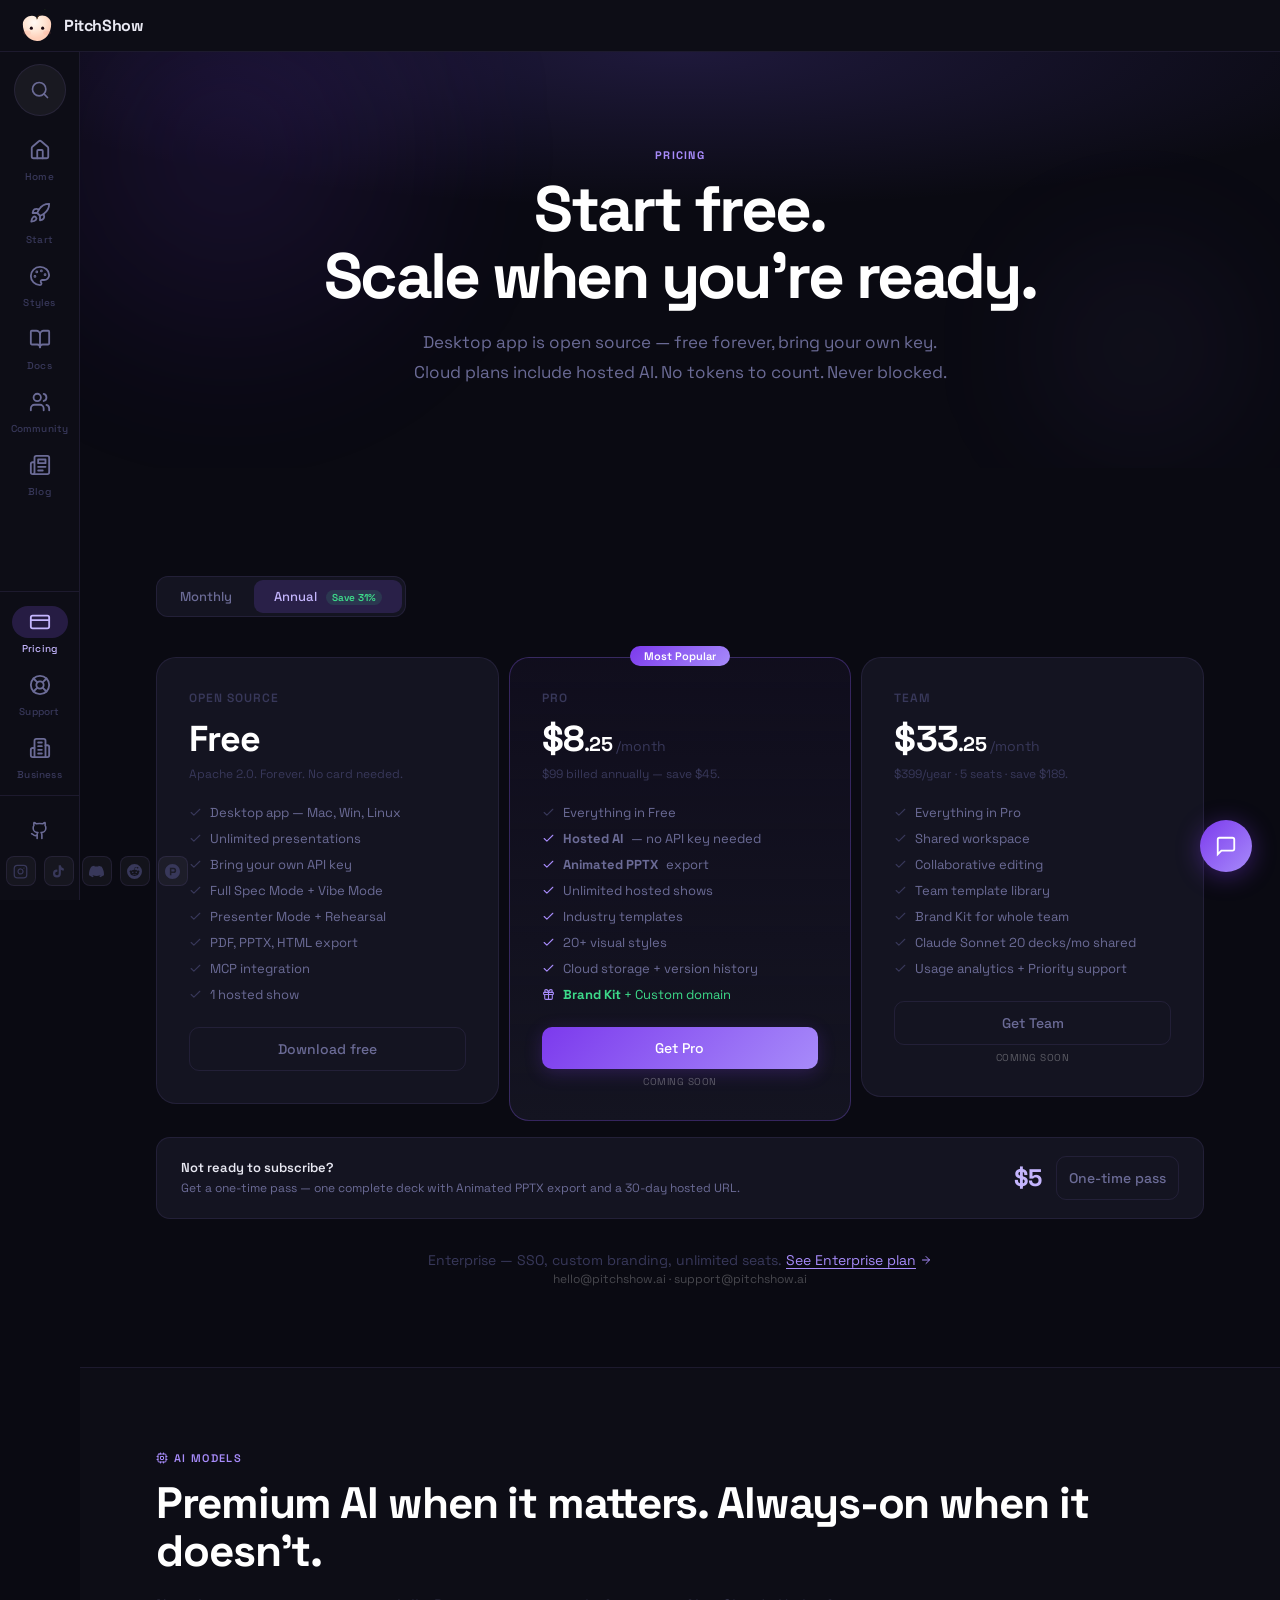
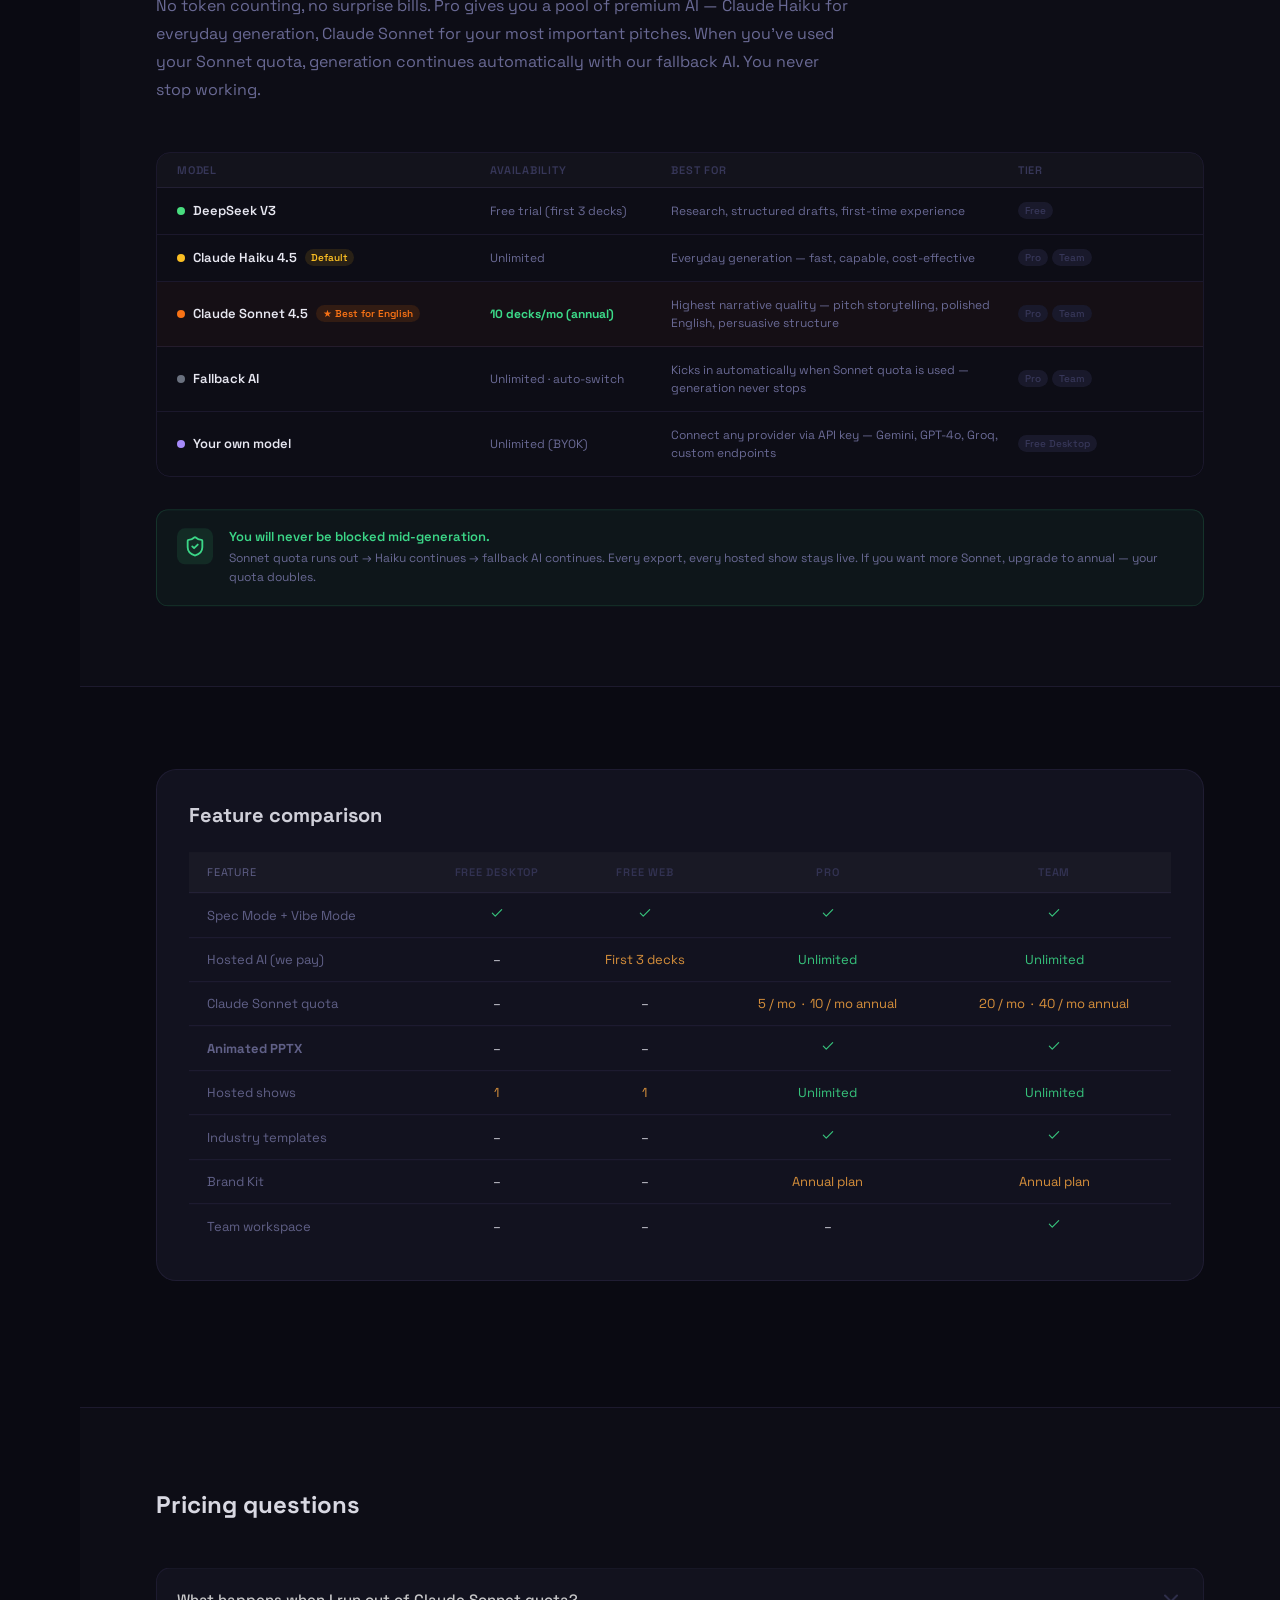
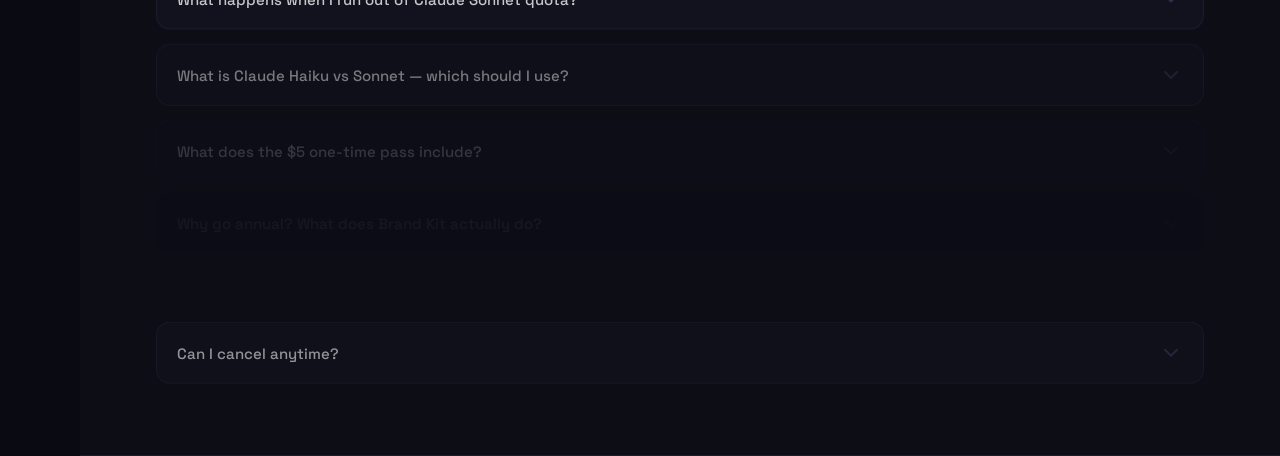
<file: pricing.html>
<!DOCTYPE html>
<html lang="en">
<head>
<meta charset="UTF-8"/>
<meta name="viewport" content="width=device-width, initial-scale=1.0"/>
<title>PitchShow — Pricing</title>
<meta name="description" content="Start free. Pro plans give you hosted AI across Claude, GPT-4o, Gemini and more — no API keys, no counting tokens."/>
<link rel="preconnect" href="https://fonts.googleapis.com"/>
<link rel="preconnect" href="https://fonts.gstatic.com" crossorigin/>
<link href="https://fonts.googleapis.com/css2?family=Space+Grotesk:wght@300;400;500;600;700&family=JetBrains+Mono:wght@400;500&display=swap" rel="stylesheet"/>
<link rel="stylesheet" href="style.css"/>
<link rel="stylesheet" href="page.css"/>
</head>
<body>
<svg width="0" height="0" style="position:absolute;overflow:hidden">
  <defs>
    <radialGradient id="ps-grad" cx="40%" cy="28%" r="62%">
      <stop offset="0%" stop-color="#FFF9F4"/>
      <stop offset="52%" stop-color="#FFE8D8"/>
      <stop offset="100%" stop-color="#FFD0BA"/>
    </radialGradient>
  </defs>
</svg>
<aside class="sidebar" id="sidebar">
  <button class="sb-search" id="sbSearch" title="Search" aria-label="Search">
    <i data-lucide="search"></i>
  </button>
  <nav class="sb-nav">
    <a href="./index.html" class="sb-item" title="Home">
      <div class="sb-icon"><i data-lucide="home"></i></div>
      <span class="sb-label">Home</span>
    </a>
    <a href="./get-started.html" class="sb-item" title="Get started">
      <div class="sb-icon"><i data-lucide="rocket"></i></div>
      <span class="sb-label">Start</span>
    </a>
    <a href="./styles.html" class="sb-item" title="Styles">
      <div class="sb-icon"><i data-lucide="palette"></i></div>
      <span class="sb-label">Styles</span>
    </a>
    <a href="./docs.html" class="sb-item" title="Docs">
      <div class="sb-icon"><i data-lucide="book-open"></i></div>
      <span class="sb-label">Docs</span>
    </a>
    <a href="./community.html" class="sb-item" title="Community">
      <div class="sb-icon"><i data-lucide="users"></i></div>
      <span class="sb-label">Community</span>
    </a>
    <a href="./blog.html" class="sb-item" title="Blog">
      <div class="sb-icon"><i data-lucide="newspaper"></i></div>
      <span class="sb-label">Blog</span>
    </a>
  </nav>
  <nav class="sb-nav sb-nav-bottom">
    <a href="./pricing.html" class="sb-item active" title="Pricing">
      <div class="sb-icon"><i data-lucide="credit-card"></i></div>
      <span class="sb-label">Pricing</span>
    </a>
    <a href="./support.html" class="sb-item" title="Support">
      <div class="sb-icon"><i data-lucide="life-buoy"></i></div>
      <span class="sb-label">Support</span>
    </a>
    <a href="./enterprise.html" class="sb-item" title="Enterprise">
      <div class="sb-icon"><i data-lucide="building-2"></i></div>
      <span class="sb-label">Business</span>
    </a>
  </nav>
  <div class="sb-footer">
    <a href="https://github.com/pitchshow/pitchshow" class="sb-icon-btn" target="_blank" title="GitHub"><i data-lucide="github"></i></a>
    <div class="f-soc">
          <a href="https://github.com/pitchshow/pitchshow" target="_blank" title="GitHub"><i data-lucide="github"></i></a>
          <a href="https://x.com/pitchshowai" target="_blank" title="X / Twitter @pitchshowai"><i data-lucide="twitter"></i></a>
          <a href="https://youtube.com/@PitchShowAI" target="_blank" title="YouTube @PitchShowAI"><i data-lucide="youtube"></i></a>
          <a href="https://instagram.com/pitchshowai" target="_blank" title="Instagram @pitchshowai"><i data-lucide="instagram"></i></a>
          <a href="https://tiktok.com/@pitchshowai" target="_blank" title="TikTok @pitchshowai">
            <svg width="14" height="14" viewBox="0 0 24 24" fill="currentColor"><path d="M19.59 6.69a4.83 4.83 0 01-3.77-4.25V2h-3.45v13.67a2.89 2.89 0 01-2.88 2.5 2.89 2.89 0 01-2.89-2.89 2.89 2.89 0 012.89-2.89c.28 0 .54.04.79.1V9.01a6.33 6.33 0 00-.79-.05 6.34 6.34 0 00-6.34 6.34 6.34 6.34 0 006.34 6.34 6.34 6.34 0 006.33-6.34V9.07a8.16 8.16 0 004.77 1.52V7.17a4.85 4.85 0 01-1-.48z"/></svg>
          </a>
          <a href="https://discord.gg/pitchshow" target="_blank" title="Discord">
            <svg width="14" height="14" viewBox="0 0 24 24" fill="currentColor"><path d="M20.317 4.37a19.791 19.791 0 00-4.885-1.515.074.074 0 00-.079.037c-.21.375-.444.864-.608 1.25a18.27 18.27 0 00-5.487 0 12.64 12.64 0 00-.617-1.25.077.077 0 00-.079-.037A19.736 19.736 0 003.677 4.37a.07.07 0 00-.032.027C.533 9.046-.32 13.58.099 18.057a.082.082 0 00.031.057 19.9 19.9 0 005.993 3.03.078.078 0 00.084-.028c.462-.63.874-1.295 1.226-1.994a.076.076 0 00-.041-.106 13.107 13.107 0 01-1.872-.892.077.077 0 01-.008-.128 10.2 10.2 0 00.372-.292.074.074 0 01.077-.01c3.928 1.793 8.18 1.793 12.062 0a.074.074 0 01.078.01c.12.098.246.198.373.292a.077.077 0 01-.006.127 12.299 12.299 0 01-1.873.892.077.077 0 00-.041.107c.36.698.772 1.362 1.225 1.993a.076.076 0 00.084.028 19.839 19.839 0 006.002-3.03.077.077 0 00.032-.054c.5-5.177-.838-9.674-3.549-13.66a.061.061 0 00-.031-.03z"/></svg>
          </a>
          <a href="https://reddit.com/r/pitchshow" target="_blank" title="Reddit r/pitchshow">
            <svg width="14" height="14" viewBox="0 0 24 24" fill="currentColor"><path d="M12 0A12 12 0 0 0 0 12a12 12 0 0 0 12 12 12 12 0 0 0 12-12A12 12 0 0 0 12 0zm5.01 4.744c.688 0 1.25.561 1.25 1.249a1.25 1.25 0 0 1-2.498.056l-2.597-.547-.8 3.747c1.824.07 3.48.632 4.674 1.488.308-.309.73-.491 1.207-.491.968 0 1.754.786 1.754 1.754 0 .716-.435 1.333-1.01 1.614a3.111 3.111 0 0 1 .042.52c0 2.694-3.13 4.87-7.004 4.87-3.874 0-7.004-2.176-7.004-4.87 0-.183.015-.366.043-.534A1.748 1.748 0 0 1 4.028 12c0-.968.786-1.754 1.754-1.754.463 0 .898.196 1.207.49 1.207-.883 2.878-1.43 4.744-1.487l.885-4.182a.342.342 0 0 1 .14-.197.35.35 0 0 1 .238-.042l2.906.617a1.214 1.214 0 0 1 1.108-.701zM9.25 12C8.561 12 8 12.562 8 13.25c0 .687.561 1.248 1.25 1.248.687 0 1.248-.561 1.248-1.249 0-.688-.561-1.249-1.249-1.249zm5.5 0c-.687 0-1.248.561-1.248 1.25 0 .687.561 1.248 1.249 1.248.688 0 1.249-.561 1.249-1.249 0-.687-.562-1.249-1.25-1.249zm-5.466 3.99a.327.327 0 0 0-.231.094.33.33 0 0 0 0 .463c.842.842 2.484.913 2.961.913.477 0 2.105-.056 2.961-.913a.361.361 0 0 0 .029-.463.33.33 0 0 0-.464 0c-.547.533-1.684.73-2.512.73-.828 0-1.979-.196-2.512-.73a.326.326 0 0 0-.232-.095z"/></svg>
          </a>
          <a href="https://producthunt.com/@pitchshow" target="_blank" title="Product Hunt @pitchshow">
            <svg width="14" height="14" viewBox="0 0 24 24" fill="currentColor"><path d="M13.604 8.4h-3.405V12h3.405a1.8 1.8 0 000-3.6zM12 0C5.372 0 0 5.372 0 12s5.372 12 12 12 12-5.372 12-12S18.628 0 12 0zm1.604 14.4H10.2v3.6H7.8V6h5.804a4.2 4.2 0 010 8.4z"/></svg>
          </a>
        </div>
    <!-- sign-in button: visible after Cloud launch -->
  </div>
</aside>

<main class="main pg">

  <!-- ── Hero ── -->
  <div class="pg-hero">
    <div class="orb orb-a"></div>
    <div class="orb orb-b"></div>
    <div class="pg-hero-inner">
      <div class="pg-kicker gs-up">Pricing</div>
      <h1 class="pg-h1 gs-up">Start free.<br/>Scale when you're ready.</h1>
      <p class="pg-sub gs-up">Desktop app is open source — free forever, bring your own key.<br/>Cloud plans include hosted AI. No tokens to count. Never blocked.</p>

<!-- billing toggle moved below to price cards section -->
    </div>
  </div>

  <!-- ── Pricing cards ── -->
  <div class="pg-section" id="priceSection">
    <div class="pg-wrap">

      <!-- Billing toggle -->
      <div class="price-toggle" id="billingToggle" style="justify-content:center;margin-bottom:40px">
        <button class="ptg-opt" data-billing="monthly">Monthly</button>
        <button class="ptg-opt active" data-billing="annual">
          Annual
          <span class="ptg-save">Save 31%</span>
        </button>
      </div>

      <div class="price-cards">

        <!-- Open Source -->
        <div class="pc">
          <div class="pc-tier">Open Source</div>
          <div class="pc-price-row"><span class="pc-amount">Free</span></div>
          <div class="pc-note">Apache 2.0. Forever. No card needed.</div>
          <ul class="pc-list">
            <li><i data-lucide="check" style="width:13px;height:13px"></i>Desktop app — Mac, Win, Linux</li>
            <li><i data-lucide="check" style="width:13px;height:13px"></i>Unlimited presentations</li>
            <li><i data-lucide="check" style="width:13px;height:13px"></i>Bring your own API key</li>
            <li><i data-lucide="check" style="width:13px;height:13px"></i>Full Spec Mode + Vibe Mode</li>
            <li><i data-lucide="check" style="width:13px;height:13px"></i>Presenter Mode + Rehearsal</li>
            <li><i data-lucide="check" style="width:13px;height:13px"></i>PDF, PPTX, HTML export</li>
            <li><i data-lucide="check" style="width:13px;height:13px"></i>MCP integration</li>
            <li><i data-lucide="check" style="width:13px;height:13px"></i>1 hosted show</li>
          </ul>
          <a href="./get-started.html" class="pc-btn pc-ghost">Download free</a>
        </div>

        <!-- Pro -->
        <div class="pc pc-featured">
          <div class="pc-badge">Most Popular</div>
          <div class="pc-tier">Pro</div>
          <div class="pc-price-row">
            <span class="pc-amount price-mo">$12</span>
            <span class="pc-amount price-yr" style="display:none">$8<span style="font-size:20px">.25</span></span>
            <span class="pc-per">/month</span>
          </div>
          <div class="pc-note price-mo">Billed monthly. Cancel anytime.</div>
          <div class="pc-note price-yr" style="display:none">$99 billed annually — save $45.</div>
          <ul class="pc-list">
            <li><i data-lucide="check" style="width:13px;height:13px"></i>Everything in Free</li>
            <li><i data-lucide="check" class="acc" style="width:13px;height:13px"></i><strong>Hosted AI</strong> — no API key needed</li>
            <li><i data-lucide="check" class="acc" style="width:13px;height:13px"></i><strong>Animated PPTX</strong> export</li>
            <li><i data-lucide="check" class="acc" style="width:13px;height:13px"></i>Unlimited hosted shows</li>
            <li><i data-lucide="check" class="acc" style="width:13px;height:13px"></i>Industry templates</li>
            <li><i data-lucide="check" class="acc" style="width:13px;height:13px"></i>20+ visual styles</li>
            <li><i data-lucide="check" class="acc" style="width:13px;height:13px"></i>Cloud storage + version history</li>
            <li class="price-yr" style="display:none"><i data-lucide="gift" class="acc" style="width:13px;height:13px;color:#3ddb8a"></i><span style="color:#3ddb8a"><strong>Brand Kit</strong> + Custom domain</span></li>
          </ul>
          <a href="#" class="pc-btn pc-primary" data-waitlist>Get Pro</a>
          <span style="display:block;font-size:10px;color:rgba(255,255,255,.3);margin-top:6px;text-align:center;letter-spacing:.05em;text-transform:uppercase">Coming soon</span>
        </div>

        <!-- Team -->
        <div class="pc">
          <div class="pc-tier">Team</div>
          <div class="pc-price-row">
            <span class="pc-amount price-mo">$49</span>
            <span class="pc-amount price-yr" style="display:none">$33<span style="font-size:20px">.25</span></span>
            <span class="pc-per">/month</span>
          </div>
          <div class="pc-note price-mo">Up to 5 seats. Billed monthly.</div>
          <div class="pc-note price-yr" style="display:none">$399/year · 5 seats · save $189.</div>
          <ul class="pc-list">
            <li><i data-lucide="check" style="width:13px;height:13px"></i>Everything in Pro</li>
            <li><i data-lucide="check" style="width:13px;height:13px"></i>Shared workspace</li>
            <li><i data-lucide="check" style="width:13px;height:13px"></i>Collaborative editing</li>
            <li><i data-lucide="check" style="width:13px;height:13px"></i>Team template library</li>
            <li><i data-lucide="check" style="width:13px;height:13px"></i>Brand Kit for whole team</li>
            <li><i data-lucide="check" style="width:13px;height:13px"></i>Claude Sonnet 20 decks/mo shared</li>
            <li><i data-lucide="check" style="width:13px;height:13px"></i>Usage analytics + Priority support</li>
          </ul>
          <a href="#" class="pc-btn pc-ghost" data-waitlist>Get Team</a>
          <span style="display:block;font-size:10px;color:rgba(255,255,255,.3);margin-top:6px;text-align:center;letter-spacing:.05em;text-transform:uppercase">Coming soon</span>
        </div>

      </div><!-- /price-cards -->

      <!-- $5 One-time pass strip -->
      <div class="pc-pass-strip" style="margin-top:16px">
        <div class="pc-pass-left">
          <div class="pc-pass-title">Not ready to subscribe?</div>
          <div class="pc-pass-sub">Get a one-time pass — one complete deck with Animated PPTX export and a 30-day hosted URL.</div>
        </div>
        <div class="pc-pass-right">
          <div class="pc-pass-price">$5</div>
          <a href="#" class="pc-btn pc-ghost" data-waitlist style="white-space:nowrap">One-time pass</a>
        </div>
      </div>

      <!-- Enterprise CTA -->
      <p class="pc-ent" style="margin-top:32px">
        Enterprise — SSO, custom branding, unlimited seats.
        <a href="./enterprise.html">See Enterprise plan <i data-lucide="arrow-right" style="width:12px;height:12px;display:inline"></i></a>
        <br/><small style="color:rgba(255,255,255,.25);font-size:12px">hello@pitchshow.ai · support@pitchshow.ai</small>
      </p>

    </div>
  </div>

    <!-- ── How AI works ── -->
  <div class="pg-section" style="background:var(--bg1);border-top:1px solid var(--bd);border-bottom:1px solid var(--bd)">
    <div class="pg-wrap">
      <div class="section-kicker gs-card"><i data-lucide="cpu" style="width:12px;height:12px"></i>AI models</div>
      <h2 class="section-h2 gs-card">Premium AI when it matters. Always-on when it doesn't.</h2>
      <p class="pg-lead gs-card">No token counting, no surprise bills. Pro gives you a pool of premium AI — Claude Haiku for everyday generation, Claude Sonnet for your most important pitches. When you've used your Sonnet quota, generation continues automatically with our fallback AI. You never stop working.</p>

      <div class="cr-model-grid gs-card">
        <div class="cr-model-head">
          <span>Model</span>
          <span>Availability</span>
          <span>Best for</span>
          <span>Tier</span>
        </div>

        <div class="cr-model-row">
          <div class="cr-model-name">
            <span class="cr-dot" style="background:#4ade80"></span>
            DeepSeek V3
          </div>
          <div style="font-size:12px;color:var(--tx2)">Free trial (first 3 decks)</div>
          <div class="cr-desc">Research, structured drafts, first-time experience</div>
          <div class="cr-plans"><span>Free</span></div>
        </div>

        <div class="cr-model-row">
          <div class="cr-model-name">
            <span class="cr-dot" style="background:#fbbf24"></span>
            Claude Haiku 4.5
            <span style="font-size:10px;padding:2px 6px;background:rgba(251,191,36,.12);color:#fbbf24;border-radius:100px;white-space:nowrap">Default</span>
          </div>
          <div style="font-size:12px;color:var(--tx2)">Unlimited</div>
          <div class="cr-desc">Everyday generation — fast, capable, cost-effective</div>
          <div class="cr-plans"><span>Pro</span><span>Team</span></div>
        </div>

        <div class="cr-model-row cr-model-rec">
          <div class="cr-model-name">
            <span class="cr-dot" style="background:#f97316"></span>
            Claude Sonnet 4.5
            <span class="cr-rec-badge">★ Best for English</span>
          </div>
          <div style="font-size:12px;color:var(--tx2)">
            <span class="price-mo">5 decks/mo (monthly)</span>
            <span class="price-yr" style="display:none"><strong style="color:#3ddb8a">10 decks/mo (annual)</strong></span>
          </div>
          <div class="cr-desc">Highest narrative quality — pitch storytelling, polished English, persuasive structure</div>
          <div class="cr-plans"><span>Pro</span><span>Team</span></div>
        </div>

        <div class="cr-model-row">
          <div class="cr-model-name">
            <span class="cr-dot" style="background:#6b7280"></span>
            Fallback AI
          </div>
          <div style="font-size:12px;color:var(--tx2)">Unlimited · auto-switch</div>
          <div class="cr-desc">Kicks in automatically when Sonnet quota is used — generation never stops</div>
          <div class="cr-plans"><span>Pro</span><span>Team</span></div>
        </div>

        <div class="cr-model-row">
          <div class="cr-model-name">
            <span class="cr-dot" style="background:#a78bfa"></span>
            Your own model
          </div>
          <div style="font-size:12px;color:var(--tx2)">Unlimited (BYOK)</div>
          <div class="cr-desc">Connect any provider via API key — Gemini, GPT-4o, Groq, custom endpoints</div>
          <div class="cr-plans"><span>Free Desktop</span></div>
        </div>

      </div>

      <!-- Never blocked callout -->
      <div class="pc-never-blocked gs-card">
        <div class="pc-nb-icon"><i data-lucide="shield-check" style="width:22px;height:22px"></i></div>
        <div>
          <div class="pc-nb-title">You will never be blocked mid-generation.</div>
          <div class="pc-nb-sub">Sonnet quota runs out → Haiku continues → fallback AI continues. Every export, every hosted show stays live. If you want more Sonnet, upgrade to annual — your quota doubles.</div>
        </div>
      </div>

    </div>
  </div>

  <!-- ── Comparison table ── -->
  <div class="pg-section">
    <div class="pg-wrap">
      <div class="price-compare gs-card">
        <h2 class="compare-title">Feature comparison</h2>
        <table class="comp-tbl">
          <thead>
            <tr>
              <th>Feature</th>
              <th>Free Desktop</th>
              <th>Free Web</th>
              <th class="th-ps">Pro</th>
              <th>Team</th>
            </tr>
          </thead>
          <tbody>
            <tr>
              <td>Spec Mode + Vibe Mode</td>
              <td class="ps-yes"><i data-lucide="check" style="width:14px;height:14px"></i></td>
              <td class="ps-yes"><i data-lucide="check" style="width:14px;height:14px"></i></td>
              <td class="ps-yes"><i data-lucide="check" style="width:14px;height:14px"></i></td>
              <td class="ps-yes"><i data-lucide="check" style="width:14px;height:14px"></i></td>
            </tr>
            <tr>
              <td>Hosted AI (we pay)</td>
              <td class="ct-no">–</td>
              <td class="ct-par">First 3 decks</td>
              <td class="ps-yes">Unlimited</td>
              <td class="ps-yes">Unlimited</td>
            </tr>
            <tr>
              <td>Claude Sonnet quota</td>
              <td class="ct-no">–</td>
              <td class="ct-no">–</td>
              <td class="ct-par">5 / mo &nbsp;·&nbsp; 10 / mo annual</td>
              <td class="ct-par">20 / mo &nbsp;·&nbsp; 40 / mo annual</td>
            </tr>
            <tr>
              <td><strong>Animated PPTX</strong></td>
              <td class="ct-no">–</td>
              <td class="ct-no">–</td>
              <td class="ps-yes"><i data-lucide="check" style="width:14px;height:14px"></i></td>
              <td class="ps-yes"><i data-lucide="check" style="width:14px;height:14px"></i></td>
            </tr>
            <tr>
              <td>Hosted shows</td>
              <td class="ct-par">1</td>
              <td class="ct-par">1</td>
              <td class="ps-yes">Unlimited</td>
              <td class="ps-yes">Unlimited</td>
            </tr>
            <tr>
              <td>Industry templates</td>
              <td class="ct-no">–</td>
              <td class="ct-no">–</td>
              <td class="ps-yes"><i data-lucide="check" style="width:14px;height:14px"></i></td>
              <td class="ps-yes"><i data-lucide="check" style="width:14px;height:14px"></i></td>
            </tr>
            <tr>
              <td>Brand Kit</td>
              <td class="ct-no">–</td>
              <td class="ct-no">–</td>
              <td class="ct-par">Annual plan</td>
              <td class="ct-par">Annual plan</td>
            </tr>
            <tr>
              <td>Team workspace</td>
              <td class="ct-no">–</td>
              <td class="ct-no">–</td>
              <td class="ct-no">–</td>
              <td class="ps-yes"><i data-lucide="check" style="width:14px;height:14px"></i></td>
            </tr>
          </tbody>
        </table>
      </div>
    </div>
  </div>

  <!-- ── FAQ ── -->
  <div class="pg-section" style="background:var(--bg1);border-top:1px solid var(--bd);border-bottom:1px solid var(--bd)">
    <div class="pg-wrap">
      <div class="price-faq">
        <h2 class="gs-card" style="margin-bottom:24px">Pricing questions</h2>
        <div class="faqs">

          <div class="faq gs-card">
            <button class="fq">What happens when I run out of Claude Sonnet quota?<i data-lucide="chevron-down"></i></button>
            <div class="fa"><p>Generation continues automatically — PitchShow switches to our fallback AI without interrupting your work. You'll see a subtle indicator in the UI. Your existing hosted shows, exported files, and projects are never affected. To get more Sonnet, either wait for next month's reset or upgrade to annual (your quota doubles from 5 to 10 decks per month).</p></div>
          </div>

          <div class="faq gs-card">
            <button class="fq">What is Claude Haiku vs Sonnet — which should I use?<i data-lucide="chevron-down"></i></button>
            <div class="fa"><p><strong>Claude Haiku 4.5</strong> is fast and capable — it handles everyday presentations, research, and iterations perfectly well. Most decks in most situations will be excellent with Haiku. <strong>Claude Sonnet 4.5</strong> produces noticeably higher narrative quality: tighter structure, more persuasive English, better pitch storytelling. Use Sonnet for your most important presentations — investor pitches, major client proposals, and keynote talks. Save Haiku for drafts and routine work.</p></div>
          </div>

          <div class="faq gs-card">
            <button class="fq">What does the $5 one-time pass include?<i data-lucide="chevron-down"></i></button>
            <div class="fa"><p>The $5 pass gives you one complete deck generation with Claude Haiku, one Animated PPTX export, and a hosted show URL that stays live for 30 days. It's designed for people with a one-off need — a pitch tomorrow, a presentation for a job interview, a single client proposal. No subscription, no renewal, no commitment.</p></div>
          </div>

          <div class="faq gs-card">
            <button class="fq">Why go annual? What does Brand Kit actually do?<i data-lucide="chevron-down"></i></button>
            <div class="fa"><p>Annual gives you two concrete advantages over monthly: <strong>(1) Sonnet quota doubles</strong> — 10 decks per month instead of 5. <strong>(2) Brand Kit</strong> — PitchShow remembers your brand colors, fonts, logo, and communication style across every deck you make. By your 10th deck, the AI generates content that sounds and looks like it was written by someone who knows your company inside out. Brand Kit compounds over time, making the product more valuable the longer you use it. Plus you save 31% and lock in today's pricing.</p></div>
          </div>

          <div class="faq gs-card">
            <button class="fq">Is the desktop app really free forever?<i data-lucide="chevron-down"></i></button>
            <div class="fa"><p>Yes — Apache 2.0 open source, forever, no credit card required. You bring your own API key from any provider (Claude, OpenAI, Gemini, DeepSeek, Groq, and more) and generate unlimited presentations locally on your machine. The only things that require a paid cloud plan are server-side features: hosted AI (we pay for tokens), Animated PPTX (server-side processing), and cloud hosting for your shows.</p></div>
          </div>

          <div class="faq gs-card">
            <button class="fq">Can I cancel anytime?<i data-lucide="chevron-down"></i></button>
            <div class="fa"><p>Yes. Cancel from your account settings at any time. Your hosted shows stay live until the end of your current billing period. After that, you can download your projects as <code>.pitchshow</code> bundles and continue using the free desktop app with your own API key. Nothing is lost.</p></div>
          </div>

        </div>
      </div>
    </div>
  </div>

</main>

<script src="vendor/lucide.min.js"></script>
<script src="vendor/gsap.min.js"></script>
<script src="vendor/ScrollTrigger.min.js"></script>
<script src="page.js"></script>
<script>
// ── Billing toggle (default: annual) ──
(function() {
  const toggle = document.getElementById('billingToggle');
  if (!toggle) return;
  const btns = toggle.querySelectorAll('.ptg-opt');

  function applyBilling(annual) {
    document.querySelectorAll('.price-mo').forEach(el => {
      el.style.display = annual ? 'none' : '';
    });
    document.querySelectorAll('.price-yr').forEach(el => {
      el.style.display = annual ? '' : 'none';
    });
  }

  // Init: annual is active by default
  applyBilling(true);

  btns.forEach(btn => {
    btn.addEventListener('click', () => {
      btns.forEach(b => b.classList.remove('active'));
      btn.classList.add('active');
      applyBilling(btn.dataset.billing === 'annual');
    });
  });
})();
</script>
</body>
</html>
</file>
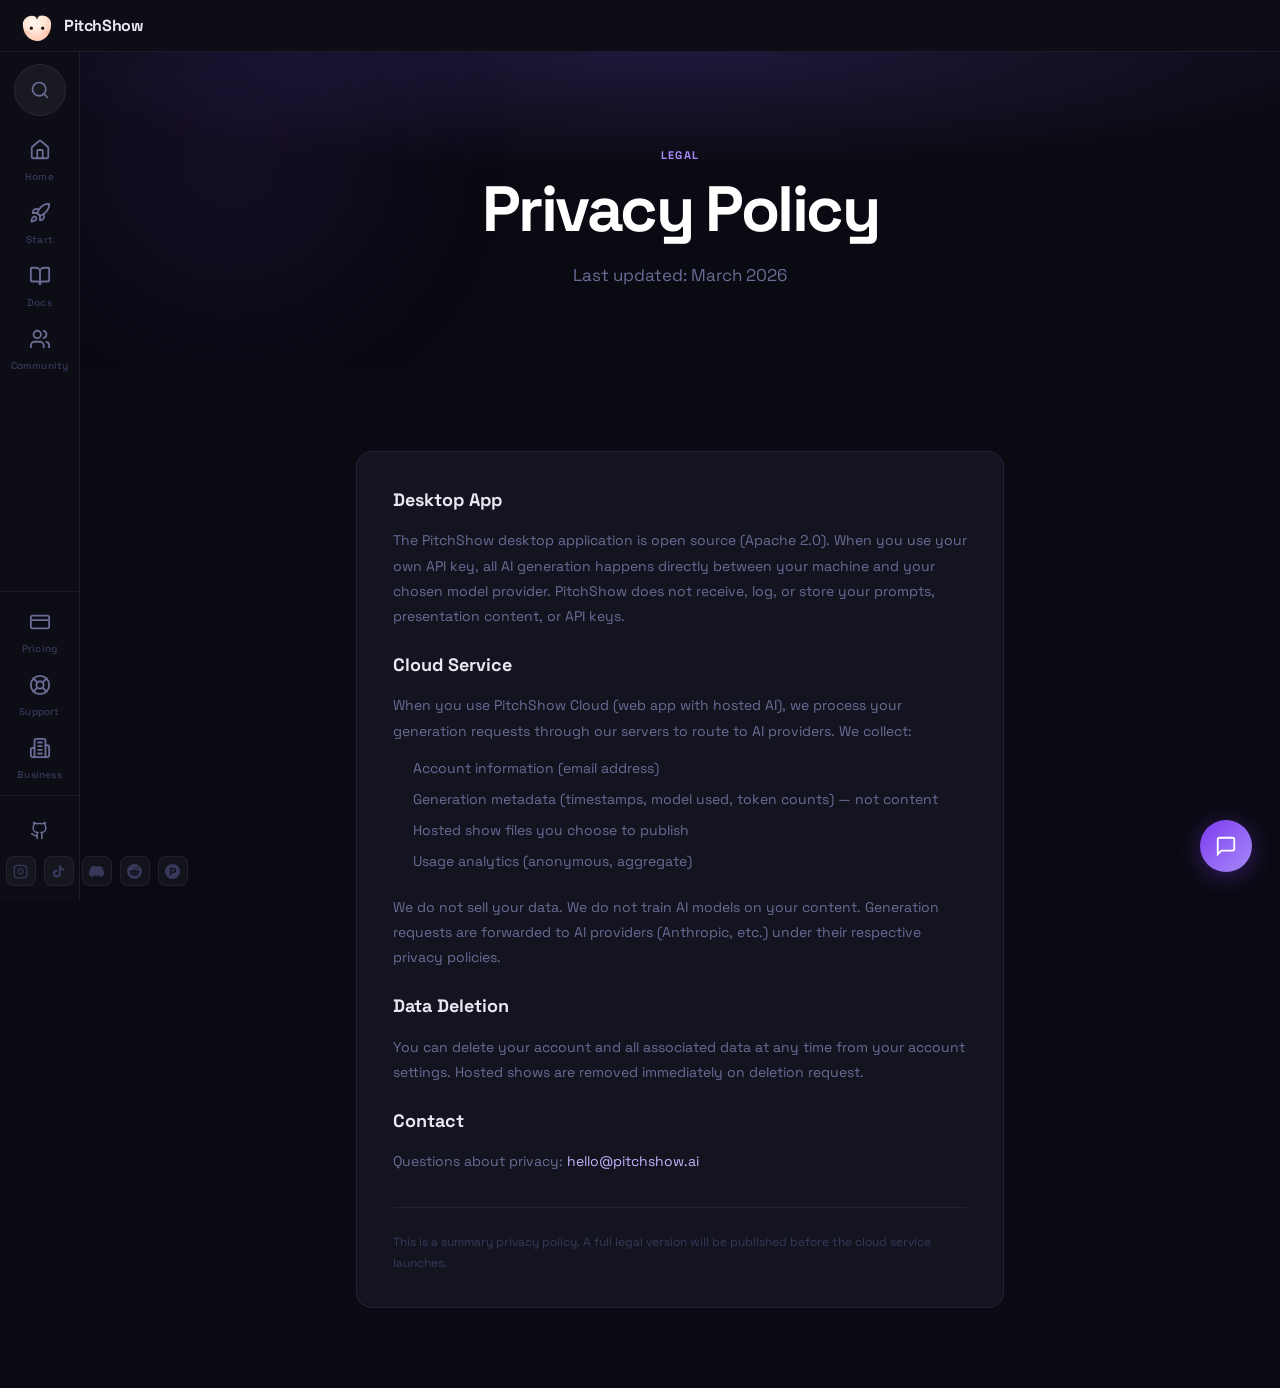
<file: privacy.html>
<!DOCTYPE html>
<html lang="en">
<head>
<meta charset="UTF-8"/>
<meta name="viewport" content="width=device-width, initial-scale=1.0"/>
<title>PitchShow — Privacy Policy</title>
<meta name="description" content="PitchShow privacy policy — how we handle your data."/>
<link rel="preconnect" href="https://fonts.googleapis.com"/>
<link rel="preconnect" href="https://fonts.gstatic.com" crossorigin/>
<link href="https://fonts.googleapis.com/css2?family=Space+Grotesk:wght@300;400;500;600;700&family=JetBrains+Mono:wght@400;500&display=swap" rel="stylesheet"/>
<link rel="stylesheet" href="style.css"/>
<link rel="stylesheet" href="page.css"/>
</head>
<body>
<svg width="0" height="0" style="position:absolute;overflow:hidden">
  <defs>
    <radialGradient id="ps-grad" cx="40%" cy="28%" r="62%">
      <stop offset="0%" stop-color="#FFF9F4"/>
      <stop offset="52%" stop-color="#FFE8D8"/>
      <stop offset="100%" stop-color="#FFD0BA"/>
    </radialGradient>
  </defs>
</svg>
<aside class="sidebar" id="sidebar">
  <button class="sb-search" id="sbSearch" title="Search" aria-label="Search">
    <i data-lucide="search"></i>
  </button>
  <nav class="sb-nav">
    <a href="./index.html" class="sb-item" title="Home">
      <div class="sb-icon"><i data-lucide="home"></i></div>
      <span class="sb-label">Home</span>
    </a>
    <a href="./get-started.html" class="sb-item" title="Get started">
      <div class="sb-icon"><i data-lucide="rocket"></i></div>
      <span class="sb-label">Start</span>
    </a>
    <a href="./docs.html" class="sb-item" title="Docs">
      <div class="sb-icon"><i data-lucide="book-open"></i></div>
      <span class="sb-label">Docs</span>
    </a>
    <a href="./community.html" class="sb-item" title="Community">
      <div class="sb-icon"><i data-lucide="users"></i></div>
      <span class="sb-label">Community</span>
    </a>
  </nav>
  <nav class="sb-nav sb-nav-bottom">
    <a href="./pricing.html" class="sb-item" title="Pricing">
      <div class="sb-icon"><i data-lucide="credit-card"></i></div>
      <span class="sb-label">Pricing</span>
    </a>
    <a href="./support.html" class="sb-item" title="Support">
      <div class="sb-icon"><i data-lucide="life-buoy"></i></div>
      <span class="sb-label">Support</span>
    </a>
    <a href="./enterprise.html" class="sb-item" title="Enterprise">
      <div class="sb-icon"><i data-lucide="building-2"></i></div>
      <span class="sb-label">Business</span>
    </a>
  </nav>
  <div class="sb-footer">
    <a href="https://github.com/pitchshow/pitchshow" class="sb-icon-btn" target="_blank" title="GitHub"><i data-lucide="github"></i></a>
    <div class="f-soc">
          <a href="https://github.com/pitchshow/pitchshow" target="_blank" title="GitHub"><i data-lucide="github"></i></a>
          <a href="https://x.com/pitchshowai" target="_blank" title="X / Twitter @pitchshowai"><i data-lucide="twitter"></i></a>
          <a href="https://youtube.com/@PitchShowAI" target="_blank" title="YouTube @PitchShowAI"><i data-lucide="youtube"></i></a>
          <a href="https://instagram.com/pitchshowai" target="_blank" title="Instagram @pitchshowai"><i data-lucide="instagram"></i></a>
          <a href="https://tiktok.com/@pitchshowai" target="_blank" title="TikTok @pitchshowai">
            <svg width="14" height="14" viewBox="0 0 24 24" fill="currentColor"><path d="M19.59 6.69a4.83 4.83 0 01-3.77-4.25V2h-3.45v13.67a2.89 2.89 0 01-2.88 2.5 2.89 2.89 0 01-2.89-2.89 2.89 2.89 0 012.89-2.89c.28 0 .54.04.79.1V9.01a6.33 6.33 0 00-.79-.05 6.34 6.34 0 00-6.34 6.34 6.34 6.34 0 006.34 6.34 6.34 6.34 0 006.33-6.34V9.07a8.16 8.16 0 004.77 1.52V7.17a4.85 4.85 0 01-1-.48z"/></svg>
          </a>
          <a href="https://discord.gg/pitchshow" target="_blank" title="Discord">
            <svg width="14" height="14" viewBox="0 0 24 24" fill="currentColor"><path d="M20.317 4.37a19.791 19.791 0 00-4.885-1.515.074.074 0 00-.079.037c-.21.375-.444.864-.608 1.25a18.27 18.27 0 00-5.487 0 12.64 12.64 0 00-.617-1.25.077.077 0 00-.079-.037A19.736 19.736 0 003.677 4.37a.07.07 0 00-.032.027C.533 9.046-.32 13.58.099 18.057a.082.082 0 00.031.057 19.9 19.9 0 005.993 3.03.078.078 0 00.084-.028c.462-.63.874-1.295 1.226-1.994a.076.076 0 00-.041-.106 13.107 13.107 0 01-1.872-.892.077.077 0 01-.008-.128 10.2 10.2 0 00.372-.292.074.074 0 01.077-.01c3.928 1.793 8.18 1.793 12.062 0a.074.074 0 01.078.01c.12.098.246.198.373.292a.077.077 0 01-.006.127 12.299 12.299 0 01-1.873.892.077.077 0 00-.041.107c.36.698.772 1.362 1.225 1.993a.076.076 0 00.084.028 19.839 19.839 0 006.002-3.03.077.077 0 00.032-.054c.5-5.177-.838-9.674-3.549-13.66a.061.061 0 00-.031-.03z"/></svg>
          </a>
          <a href="https://reddit.com/r/pitchshow" target="_blank" title="Reddit r/pitchshow">
            <svg width="14" height="14" viewBox="0 0 24 24" fill="currentColor"><path d="M12 0A12 12 0 0 0 0 12a12 12 0 0 0 12 12 12 12 0 0 0 12-12A12 12 0 0 0 12 0zm5.01 4.744c.688 0 1.25.561 1.25 1.249a1.25 1.25 0 0 1-2.498.056l-2.597-.547-.8 3.747c1.824.07 3.48.632 4.674 1.488.308-.309.73-.491 1.207-.491.968 0 1.754.786 1.754 1.754 0 .716-.435 1.333-1.01 1.614a3.111 3.111 0 0 1 .042.52c0 2.694-3.13 4.87-7.004 4.87-3.874 0-7.004-2.176-7.004-4.87 0-.183.015-.366.043-.534A1.748 1.748 0 0 1 4.028 12c0-.968.786-1.754 1.754-1.754.463 0 .898.196 1.207.49 1.207-.883 2.878-1.43 4.744-1.487l.885-4.182a.342.342 0 0 1 .14-.197.35.35 0 0 1 .238-.042l2.906.617a1.214 1.214 0 0 1 1.108-.701zM9.25 12C8.561 12 8 12.562 8 13.25c0 .687.561 1.248 1.25 1.248.687 0 1.248-.561 1.248-1.249 0-.688-.561-1.249-1.249-1.249zm5.5 0c-.687 0-1.248.561-1.248 1.25 0 .687.561 1.248 1.249 1.248.688 0 1.249-.561 1.249-1.249 0-.687-.562-1.249-1.25-1.249zm-5.466 3.99a.327.327 0 0 0-.231.094.33.33 0 0 0 0 .463c.842.842 2.484.913 2.961.913.477 0 2.105-.056 2.961-.913a.361.361 0 0 0 .029-.463.33.33 0 0 0-.464 0c-.547.533-1.684.73-2.512.73-.828 0-1.979-.196-2.512-.73a.326.326 0 0 0-.232-.095z"/></svg>
          </a>
          <a href="https://producthunt.com/@pitchshow" target="_blank" title="Product Hunt @pitchshow">
            <svg width="14" height="14" viewBox="0 0 24 24" fill="currentColor"><path d="M13.604 8.4h-3.405V12h3.405a1.8 1.8 0 000-3.6zM12 0C5.372 0 0 5.372 0 12s5.372 12 12 12 12-5.372 12-12S18.628 0 12 0zm1.604 14.4H10.2v3.6H7.8V6h5.804a4.2 4.2 0 010 8.4z"/></svg>
          </a>
        </div>
    <!-- sign-in button: visible after Cloud launch -->
  </div>
</aside>

<main class="main pg">
  <div class="pg-hero">
    <div class="orb orb-a"></div>
    <div class="pg-hero-inner">
      <div class="pg-kicker gs-up">Legal</div>
      <h1 class="pg-h1 gs-up">Privacy Policy</h1>
      <p class="pg-sub gs-up">Last updated: March 2026</p>
    </div>
  </div>

  <div class="pg-section">
    <div class="pg-wrap" style="max-width:760px">

      <div class="gs-card" style="background:var(--bg2);border:1px solid var(--bd);border-radius:16px;padding:32px 36px;line-height:1.8;font-size:14px;color:var(--tx2)">

        <h2 style="font-size:18px;font-weight:700;color:var(--tx);margin-bottom:12px">Desktop App</h2>
        <p style="margin-bottom:20px">The PitchShow desktop application is open source (Apache 2.0). When you use your own API key, all AI generation happens directly between your machine and your chosen model provider. PitchShow does not receive, log, or store your prompts, presentation content, or API keys.</p>

        <h2 style="font-size:18px;font-weight:700;color:var(--tx);margin-bottom:12px">Cloud Service</h2>
        <p style="margin-bottom:12px">When you use PitchShow Cloud (web app with hosted AI), we process your generation requests through our servers to route to AI providers. We collect:</p>
        <ul style="margin-bottom:20px;padding-left:20px;display:flex;flex-direction:column;gap:6px">
          <li>Account information (email address)</li>
          <li>Generation metadata (timestamps, model used, token counts) — not content</li>
          <li>Hosted show files you choose to publish</li>
          <li>Usage analytics (anonymous, aggregate)</li>
        </ul>
        <p style="margin-bottom:20px">We do not sell your data. We do not train AI models on your content. Generation requests are forwarded to AI providers (Anthropic, etc.) under their respective privacy policies.</p>

        <h2 style="font-size:18px;font-weight:700;color:var(--tx);margin-bottom:12px">Data Deletion</h2>
        <p style="margin-bottom:20px">You can delete your account and all associated data at any time from your account settings. Hosted shows are removed immediately on deletion request.</p>

        <h2 style="font-size:18px;font-weight:700;color:var(--tx);margin-bottom:12px">Contact</h2>
        <p>Questions about privacy: <a href="mailto:hello@pitchshow.ai" style="color:var(--p300)">hello@pitchshow.ai</a></p>

        <p style="margin-top:32px;padding-top:24px;border-top:1px solid var(--bd);font-size:12px;color:var(--tx3)">This is a summary privacy policy. A full legal version will be published before the cloud service launches.</p>

      </div>

    </div>
  </div>
</main>

<script src="vendor/lucide.min.js"></script>
<script src="vendor/gsap.min.js"></script>
<script src="vendor/ScrollTrigger.min.js"></script>
<script src="page.js"></script>
</body>
</html>
</file>
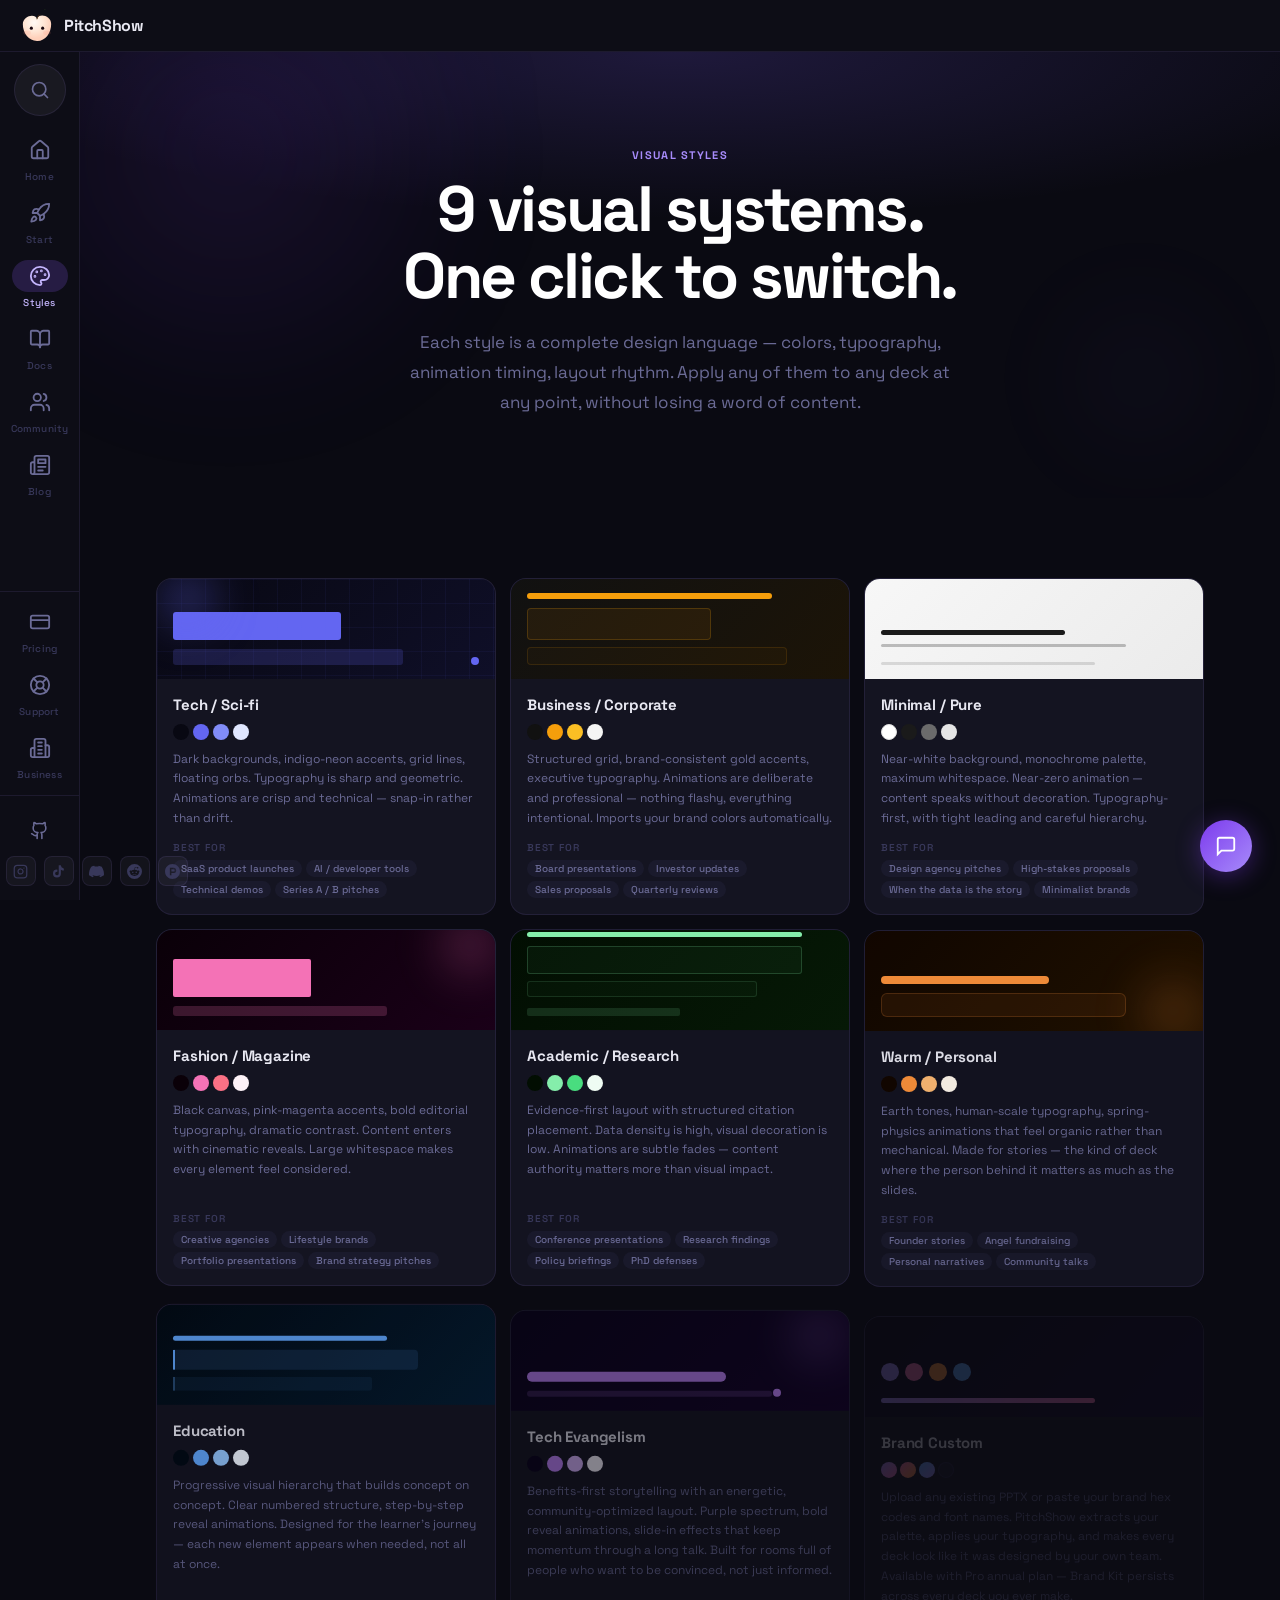
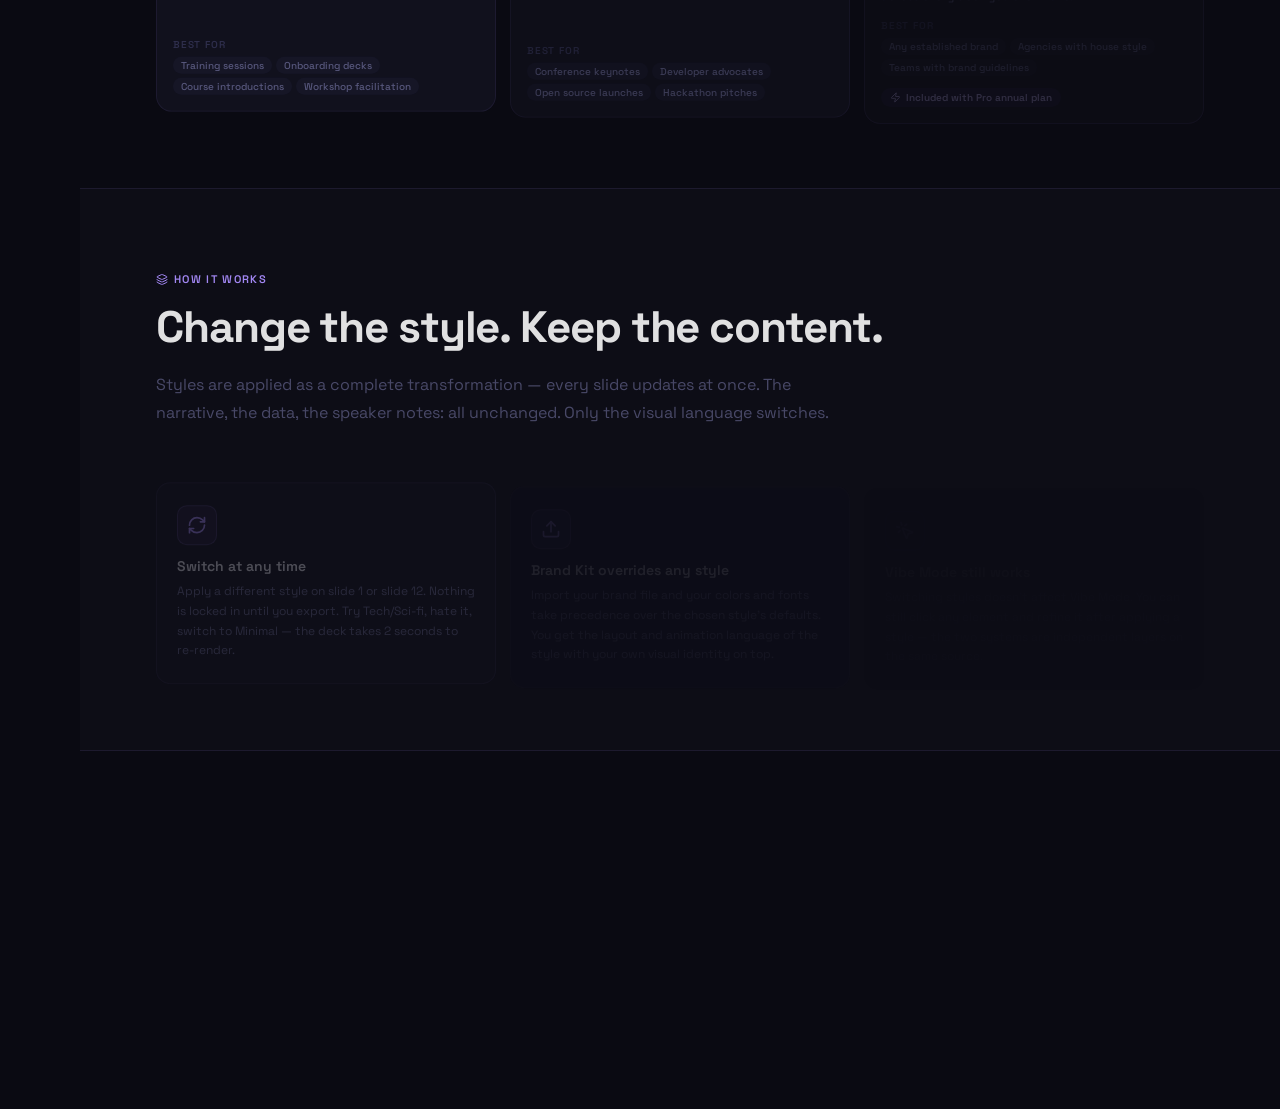
<file: styles.html>
<!DOCTYPE html>
<html lang="en">
<head>
<meta charset="UTF-8"/>
<meta name="viewport" content="width=device-width, initial-scale=1.0"/>
<title>PitchShow — Visual Styles</title>
<meta name="description" content="9 complete visual systems for every presentation context — from investor pitches to academic conferences. One click to apply to any deck."/>
<link rel="preconnect" href="https://fonts.googleapis.com"/>
<link rel="preconnect" href="https://fonts.gstatic.com" crossorigin/>
<link href="https://fonts.googleapis.com/css2?family=Space+Grotesk:wght@300;400;500;600;700&family=JetBrains+Mono:wght@400;500&display=swap" rel="stylesheet"/>
<link rel="stylesheet" href="style.css"/>
<link rel="stylesheet" href="page.css"/>
</head>
<body>
<svg width="0" height="0" style="position:absolute;overflow:hidden">
  <defs>
    <radialGradient id="ps-grad" cx="40%" cy="28%" r="62%">
      <stop offset="0%" stop-color="#FFF9F4"/>
      <stop offset="52%" stop-color="#FFE8D8"/>
      <stop offset="100%" stop-color="#FFD0BA"/>
    </radialGradient>
  </defs>
</svg>
<aside class="sidebar" id="sidebar">
  <button class="sb-search" id="sbSearch" title="Search" aria-label="Search">
    <i data-lucide="search"></i>
  </button>
  <nav class="sb-nav">
    <a href="./index.html" class="sb-item" title="Home">
      <div class="sb-icon"><i data-lucide="home"></i></div>
      <span class="sb-label">Home</span>
    </a>
    <a href="./get-started.html" class="sb-item" title="Get started">
      <div class="sb-icon"><i data-lucide="rocket"></i></div>
      <span class="sb-label">Start</span>
    </a>
    <a href="./styles.html" class="sb-item active" title="Styles">
      <div class="sb-icon"><i data-lucide="palette"></i></div>
      <span class="sb-label">Styles</span>
    </a>
    <a href="./docs.html" class="sb-item" title="Docs">
      <div class="sb-icon"><i data-lucide="book-open"></i></div>
      <span class="sb-label">Docs</span>
    </a>
    <a href="./community.html" class="sb-item" title="Community">
      <div class="sb-icon"><i data-lucide="users"></i></div>
      <span class="sb-label">Community</span>
    </a>
    <a href="./blog.html" class="sb-item" title="Blog">
      <div class="sb-icon"><i data-lucide="newspaper"></i></div>
      <span class="sb-label">Blog</span>
    </a>
  </nav>
  <nav class="sb-nav sb-nav-bottom">
    <a href="./pricing.html" class="sb-item" title="Pricing">
      <div class="sb-icon"><i data-lucide="credit-card"></i></div>
      <span class="sb-label">Pricing</span>
    </a>
    <a href="./support.html" class="sb-item" title="Support">
      <div class="sb-icon"><i data-lucide="life-buoy"></i></div>
      <span class="sb-label">Support</span>
    </a>
    <a href="./enterprise.html" class="sb-item" title="Enterprise">
      <div class="sb-icon"><i data-lucide="building-2"></i></div>
      <span class="sb-label">Business</span>
    </a>
  </nav>
  <div class="sb-footer">
    <a href="https://github.com/pitchshow/pitchshow" class="sb-icon-btn" target="_blank" title="GitHub"><i data-lucide="github"></i></a>
    <div class="f-soc">
          <a href="https://github.com/pitchshow/pitchshow" target="_blank" title="GitHub"><i data-lucide="github"></i></a>
          <a href="https://x.com/pitchshowai" target="_blank" title="X / Twitter @pitchshowai"><i data-lucide="twitter"></i></a>
          <a href="https://youtube.com/@PitchShowAI" target="_blank" title="YouTube @PitchShowAI"><i data-lucide="youtube"></i></a>
          <a href="https://instagram.com/pitchshowai" target="_blank" title="Instagram @pitchshowai"><i data-lucide="instagram"></i></a>
          <a href="https://tiktok.com/@pitchshowai" target="_blank" title="TikTok @pitchshowai">
            <svg width="14" height="14" viewBox="0 0 24 24" fill="currentColor"><path d="M19.59 6.69a4.83 4.83 0 01-3.77-4.25V2h-3.45v13.67a2.89 2.89 0 01-2.88 2.5 2.89 2.89 0 01-2.89-2.89 2.89 2.89 0 012.89-2.89c.28 0 .54.04.79.1V9.01a6.33 6.33 0 00-.79-.05 6.34 6.34 0 00-6.34 6.34 6.34 6.34 0 006.34 6.34 6.34 6.34 0 006.33-6.34V9.07a8.16 8.16 0 004.77 1.52V7.17a4.85 4.85 0 01-1-.48z"/></svg>
          </a>
          <a href="https://discord.gg/pitchshow" target="_blank" title="Discord">
            <svg width="14" height="14" viewBox="0 0 24 24" fill="currentColor"><path d="M20.317 4.37a19.791 19.791 0 00-4.885-1.515.074.074 0 00-.079.037c-.21.375-.444.864-.608 1.25a18.27 18.27 0 00-5.487 0 12.64 12.64 0 00-.617-1.25.077.077 0 00-.079-.037A19.736 19.736 0 003.677 4.37a.07.07 0 00-.032.027C.533 9.046-.32 13.58.099 18.057a.082.082 0 00.031.057 19.9 19.9 0 005.993 3.03.078.078 0 00.084-.028c.462-.63.874-1.295 1.226-1.994a.076.076 0 00-.041-.106 13.107 13.107 0 01-1.872-.892.077.077 0 01-.008-.128 10.2 10.2 0 00.372-.292.074.074 0 01.077-.01c3.928 1.793 8.18 1.793 12.062 0a.074.074 0 01.078.01c.12.098.246.198.373.292a.077.077 0 01-.006.127 12.299 12.299 0 01-1.873.892.077.077 0 00-.041.107c.36.698.772 1.362 1.225 1.993a.076.076 0 00.084.028 19.839 19.839 0 006.002-3.03.077.077 0 00.032-.054c.5-5.177-.838-9.674-3.549-13.66a.061.061 0 00-.031-.03z"/></svg>
          </a>
          <a href="https://reddit.com/r/pitchshow" target="_blank" title="Reddit r/pitchshow">
            <svg width="14" height="14" viewBox="0 0 24 24" fill="currentColor"><path d="M12 0A12 12 0 0 0 0 12a12 12 0 0 0 12 12 12 12 0 0 0 12-12A12 12 0 0 0 12 0zm5.01 4.744c.688 0 1.25.561 1.25 1.249a1.25 1.25 0 0 1-2.498.056l-2.597-.547-.8 3.747c1.824.07 3.48.632 4.674 1.488.308-.309.73-.491 1.207-.491.968 0 1.754.786 1.754 1.754 0 .716-.435 1.333-1.01 1.614a3.111 3.111 0 0 1 .042.52c0 2.694-3.13 4.87-7.004 4.87-3.874 0-7.004-2.176-7.004-4.87 0-.183.015-.366.043-.534A1.748 1.748 0 0 1 4.028 12c0-.968.786-1.754 1.754-1.754.463 0 .898.196 1.207.49 1.207-.883 2.878-1.43 4.744-1.487l.885-4.182a.342.342 0 0 1 .14-.197.35.35 0 0 1 .238-.042l2.906.617a1.214 1.214 0 0 1 1.108-.701zM9.25 12C8.561 12 8 12.562 8 13.25c0 .687.561 1.248 1.25 1.248.687 0 1.248-.561 1.248-1.249 0-.688-.561-1.249-1.249-1.249zm5.5 0c-.687 0-1.248.561-1.248 1.25 0 .687.561 1.248 1.249 1.248.688 0 1.249-.561 1.249-1.249 0-.687-.562-1.249-1.25-1.249zm-5.466 3.99a.327.327 0 0 0-.231.094.33.33 0 0 0 0 .463c.842.842 2.484.913 2.961.913.477 0 2.105-.056 2.961-.913a.361.361 0 0 0 .029-.463.33.33 0 0 0-.464 0c-.547.533-1.684.73-2.512.73-.828 0-1.979-.196-2.512-.73a.326.326 0 0 0-.232-.095z"/></svg>
          </a>
          <a href="https://producthunt.com/@pitchshow" target="_blank" title="Product Hunt @pitchshow">
            <svg width="14" height="14" viewBox="0 0 24 24" fill="currentColor"><path d="M13.604 8.4h-3.405V12h3.405a1.8 1.8 0 000-3.6zM12 0C5.372 0 0 5.372 0 12s5.372 12 12 12 12-5.372 12-12S18.628 0 12 0zm1.604 14.4H10.2v3.6H7.8V6h5.804a4.2 4.2 0 010 8.4z"/></svg>
          </a>
        </div>
    <!-- sign-in button: visible after Cloud launch -->
  </div>
</aside>

<main class="main pg">

  <!-- ── Hero ── -->
  <div class="pg-hero">
    <div class="orb orb-a"></div>
    <div class="orb orb-b"></div>
    <div class="pg-hero-inner">
      <div class="pg-kicker gs-up">Visual Styles</div>
      <h1 class="pg-h1 gs-up">9 visual systems.<br/>One click to switch.</h1>
      <p class="pg-sub gs-up">Each style is a complete design language — colors, typography, animation timing, layout rhythm. Apply any of them to any deck at any point, without losing a word of content.</p>
    </div>
  </div>

  <!-- ── Styles grid ── -->
  <div class="pg-section">
    <div class="pg-wrap">
      <div class="styles-grid-full">

        <!-- 1: Tech / Sci-fi -->
        <div class="sty-card gs-card">
          <div class="sty-preview" style="background:linear-gradient(135deg,#080812 0%,#0f0f28 100%)">
            <div class="sty-grid-lines"></div>
            <div class="sty-orb" style="background:radial-gradient(circle,rgba(99,102,241,.5) 0%,transparent 70%);width:80px;height:80px;top:-20px;left:-10px"></div>
            <div class="sty-bar sty-bar-1" style="background:#6366f1;height:28px;width:55%"></div>
            <div class="sty-bar sty-bar-2" style="background:#6366f133;height:16px;width:75%"></div>
            <div class="sty-dot-accent" style="background:#6366f1"></div>
          </div>
          <div class="sty-body">
            <div class="sty-name">Tech / Sci-fi</div>
            <div class="sty-palette">
              <span style="background:#080812"></span>
              <span style="background:#6366f1"></span>
              <span style="background:#818cf8"></span>
              <span style="background:#e0e7ff"></span>
            </div>
            <p class="sty-desc">Dark backgrounds, indigo-neon accents, grid lines, floating orbs. Typography is sharp and geometric. Animations are crisp and technical — snap-in rather than drift.</p>
            <div class="sty-for">
              <div class="sty-for-label">Best for</div>
              <div class="sty-tags">
                <span>SaaS product launches</span>
                <span>AI / developer tools</span>
                <span>Technical demos</span>
                <span>Series A / B pitches</span>
              </div>
            </div>
          </div>
        </div>

        <!-- 2: Business / Corporate -->
        <div class="sty-card gs-card">
          <div class="sty-preview" style="background:linear-gradient(135deg,#111111 0%,#1c1407 100%)">
            <div class="sty-bar sty-bar-1" style="background:#f59e0b;height:6px;width:80%"></div>
            <div class="sty-block" style="background:#f59e0b14;border:1px solid #f59e0b33;width:60%;height:32px;border-radius:4px"></div>
            <div class="sty-block" style="background:#f59e0b08;border:1px solid #f59e0b22;width:85%;height:18px;border-radius:4px"></div>
          </div>
          <div class="sty-body">
            <div class="sty-name">Business / Corporate</div>
            <div class="sty-palette">
              <span style="background:#111111"></span>
              <span style="background:#f59e0b"></span>
              <span style="background:#fbbf24"></span>
              <span style="background:#f5f5f4"></span>
            </div>
            <p class="sty-desc">Structured grid, brand-consistent gold accents, executive typography. Animations are deliberate and professional — nothing flashy, everything intentional. Imports your brand colors automatically.</p>
            <div class="sty-for">
              <div class="sty-for-label">Best for</div>
              <div class="sty-tags">
                <span>Board presentations</span>
                <span>Investor updates</span>
                <span>Sales proposals</span>
                <span>Quarterly reviews</span>
              </div>
            </div>
          </div>
        </div>

        <!-- 3: Minimal / Pure -->
        <div class="sty-card gs-card">
          <div class="sty-preview" style="background:linear-gradient(135deg,#f7f7f7 0%,#ebebeb 100%)">
            <div class="sty-bar sty-bar-1" style="background:#1a1a1a;height:5px;width:60%"></div>
            <div class="sty-bar sty-bar-2" style="background:#1a1a1a44;height:3px;width:80%"></div>
            <div class="sty-bar" style="background:#1a1a1a22;height:3px;width:70%;margin-top:8px"></div>
          </div>
          <div class="sty-body">
            <div class="sty-name">Minimal / Pure</div>
            <div class="sty-palette">
              <span style="background:#ffffff;border:1px solid #ddd"></span>
              <span style="background:#1a1a1a"></span>
              <span style="background:#6b6b6b"></span>
              <span style="background:#e5e5e5"></span>
            </div>
            <p class="sty-desc">Near-white background, monochrome palette, maximum whitespace. Near-zero animation — content speaks without decoration. Typography-first, with tight leading and careful hierarchy.</p>
            <div class="sty-for">
              <div class="sty-for-label">Best for</div>
              <div class="sty-tags">
                <span>Design agency pitches</span>
                <span>High-stakes proposals</span>
                <span>When the data is the story</span>
                <span>Minimalist brands</span>
              </div>
            </div>
          </div>
        </div>

        <!-- 4: Fashion / Magazine -->
        <div class="sty-card gs-card">
          <div class="sty-preview" style="background:linear-gradient(135deg,#0a0008 0%,#1a0018 100%)">
            <div class="sty-orb" style="background:radial-gradient(circle,rgba(244,114,182,.3) 0%,transparent 70%);width:90px;height:90px;top:-30px;right:-20px"></div>
            <div class="sty-bar sty-bar-1" style="background:#f472b6;height:38px;width:45%;border-radius:2px"></div>
            <div class="sty-bar sty-bar-2" style="background:#f472b633;height:10px;width:70%"></div>
          </div>
          <div class="sty-body">
            <div class="sty-name">Fashion / Magazine</div>
            <div class="sty-palette">
              <span style="background:#0a0008"></span>
              <span style="background:#f472b6"></span>
              <span style="background:#fb7185"></span>
              <span style="background:#fdf2f8"></span>
            </div>
            <p class="sty-desc">Black canvas, pink-magenta accents, bold editorial typography, dramatic contrast. Content enters with cinematic reveals. Large whitespace makes every element feel considered.</p>
            <div class="sty-for">
              <div class="sty-for-label">Best for</div>
              <div class="sty-tags">
                <span>Creative agencies</span>
                <span>Lifestyle brands</span>
                <span>Portfolio presentations</span>
                <span>Brand strategy pitches</span>
              </div>
            </div>
          </div>
        </div>

        <!-- 5: Academic / Research -->
        <div class="sty-card gs-card">
          <div class="sty-preview" style="background:linear-gradient(135deg,#030f03 0%,#071a07 100%)">
            <div class="sty-bar sty-bar-1" style="background:#86efac;height:5px;width:90%"></div>
            <div class="sty-block" style="background:#86efac0a;border:1px solid #86efac33;width:90%;height:28px;border-radius:3px"></div>
            <div class="sty-block" style="background:#86efac06;border:1px solid #86efac22;width:75%;height:16px;border-radius:3px"></div>
            <div class="sty-citation" style="background:#86efac22;width:50%;height:8px;border-radius:2px"></div>
          </div>
          <div class="sty-body">
            <div class="sty-name">Academic / Research</div>
            <div class="sty-palette">
              <span style="background:#030f03"></span>
              <span style="background:#86efac"></span>
              <span style="background:#4ade80"></span>
              <span style="background:#f0fdf4"></span>
            </div>
            <p class="sty-desc">Evidence-first layout with structured citation placement. Data density is high, visual decoration is low. Animations are subtle fades — content authority matters more than visual impact.</p>
            <div class="sty-for">
              <div class="sty-for-label">Best for</div>
              <div class="sty-tags">
                <span>Conference presentations</span>
                <span>Research findings</span>
                <span>Policy briefings</span>
                <span>PhD defenses</span>
              </div>
            </div>
          </div>
        </div>

        <!-- 6: Warm / Personal -->
        <div class="sty-card gs-card">
          <div class="sty-preview" style="background:linear-gradient(135deg,#120700 0%,#221200 100%)">
            <div class="sty-orb" style="background:radial-gradient(circle,rgba(251,146,60,.25) 0%,transparent 70%);width:100px;height:100px;bottom:-30px;right:-20px"></div>
            <div class="sty-bar sty-bar-1" style="background:#fb923c;height:8px;width:55%;border-radius:4px"></div>
            <div class="sty-block" style="background:#fb923c14;border:1px solid #fb923c33;width:80%;height:24px;border-radius:6px"></div>
          </div>
          <div class="sty-body">
            <div class="sty-name">Warm / Personal</div>
            <div class="sty-palette">
              <span style="background:#120700"></span>
              <span style="background:#fb923c"></span>
              <span style="background:#fdba74"></span>
              <span style="background:#fff7ed"></span>
            </div>
            <p class="sty-desc">Earth tones, human-scale typography, spring-physics animations that feel organic rather than mechanical. Made for stories — the kind of deck where the person behind it matters as much as the slides.</p>
            <div class="sty-for">
              <div class="sty-for-label">Best for</div>
              <div class="sty-tags">
                <span>Founder stories</span>
                <span>Angel fundraising</span>
                <span>Personal narratives</span>
                <span>Community talks</span>
              </div>
            </div>
          </div>
        </div>

        <!-- 7: Education -->
        <div class="sty-card gs-card">
          <div class="sty-preview" style="background:linear-gradient(135deg,#020b14 0%,#041c30 100%)">
            <div class="sty-bar sty-bar-1" style="background:#60a5fa;height:5px;width:70%"></div>
            <div class="sty-step" style="background:#60a5fa22;border-left:2px solid #60a5fa;width:80%;padding-left:8px;height:20px;border-radius:0 4px 4px 0"></div>
            <div class="sty-step" style="background:#60a5fa14;border-left:2px solid #60a5fa55;width:65%;padding-left:8px;height:14px;border-radius:0 3px 3px 0"></div>
          </div>
          <div class="sty-body">
            <div class="sty-name">Education</div>
            <div class="sty-palette">
              <span style="background:#020b14"></span>
              <span style="background:#60a5fa"></span>
              <span style="background:#93c5fd"></span>
              <span style="background:#eff6ff"></span>
            </div>
            <p class="sty-desc">Progressive visual hierarchy that builds concept on concept. Clear numbered structure, step-by-step reveal animations. Designed for the learner's journey — each new element appears when needed, not all at once.</p>
            <div class="sty-for">
              <div class="sty-for-label">Best for</div>
              <div class="sty-tags">
                <span>Training sessions</span>
                <span>Onboarding decks</span>
                <span>Course introductions</span>
                <span>Workshop facilitation</span>
              </div>
            </div>
          </div>
        </div>

        <!-- 8: Tech Evangelism -->
        <div class="sty-card gs-card">
          <div class="sty-preview" style="background:linear-gradient(135deg,#08001a 0%,#130028 100%)">
            <div class="sty-orb" style="background:radial-gradient(circle,rgba(192,132,252,.35) 0%,transparent 70%);width:80px;height:80px;top:-15px;right:-10px"></div>
            <div class="sty-bar sty-bar-1" style="background:#c084fc;height:10px;width:65%;border-radius:5px"></div>
            <div class="sty-bar sty-bar-2" style="background:#c084fc33;height:6px;width:80%;border-radius:3px"></div>
            <div class="sty-dot-accent" style="background:#c084fc;right:20%"></div>
          </div>
          <div class="sty-body">
            <div class="sty-name">Tech Evangelism</div>
            <div class="sty-palette">
              <span style="background:#08001a"></span>
              <span style="background:#c084fc"></span>
              <span style="background:#d8b4fe"></span>
              <span style="background:#faf5ff"></span>
            </div>
            <p class="sty-desc">Benefits-first storytelling with an energetic, community-optimized layout. Purple spectrum, bold reveal animations, slide-in effects that keep momentum through a long talk. Built for rooms full of people who want to be convinced, not just informed.</p>
            <div class="sty-for">
              <div class="sty-for-label">Best for</div>
              <div class="sty-tags">
                <span>Conference keynotes</span>
                <span>Developer advocates</span>
                <span>Open source launches</span>
                <span>Hackathon pitches</span>
              </div>
            </div>
          </div>
        </div>

        <!-- 9: Brand Custom -->
        <div class="sty-card sty-card-brand gs-card">
          <div class="sty-preview" style="background:linear-gradient(135deg,#0a0814 0%,#14082d 100%)">
            <div class="sty-brand-preview">
              <div class="sty-brand-dot" style="background:#a78bfa"></div>
              <div class="sty-brand-dot" style="background:#f472b6"></div>
              <div class="sty-brand-dot" style="background:#fb923c"></div>
              <div class="sty-brand-dot" style="background:#60a5fa"></div>
            </div>
            <div class="sty-bar" style="background:linear-gradient(90deg,#a78bfa,#f472b6);height:5px;width:70%;border-radius:3px"></div>
          </div>
          <div class="sty-body">
            <div class="sty-name">Brand Custom</div>
            <div class="sty-palette" style="gap:3px">
              <span style="background:linear-gradient(135deg,#a78bfa,#f472b6)"></span>
              <span style="background:linear-gradient(135deg,#f472b6,#fb923c)"></span>
              <span style="background:linear-gradient(135deg,#60a5fa,#a78bfa)"></span>
              <span style="background:#1a1a2c;border:1px solid var(--bd)"></span>
            </div>
            <p class="sty-desc">Upload any existing PPTX or paste your brand hex codes and font names. PitchShow extracts your palette, applies your typography, and makes every deck look like it was designed by your own team. Available with Pro annual plan — Brand Kit persists across every deck you ever make.</p>
            <div class="sty-for">
              <div class="sty-for-label">Best for</div>
              <div class="sty-tags">
                <span>Any established brand</span>
                <span>Agencies with house style</span>
                <span>Teams with brand guidelines</span>
              </div>
            </div>
            <div class="sty-pro-tag">
              <i data-lucide="zap" style="width:11px;height:11px"></i>
              Included with Pro annual plan
            </div>
          </div>
        </div>

      </div>
    </div>
  </div>

  <!-- ── How styles work ── -->
  <div class="pg-section" style="background:var(--bg1);border-top:1px solid var(--bd);border-bottom:1px solid var(--bd)">
    <div class="pg-wrap">
      <div class="section-kicker gs-card"><i data-lucide="layers" style="width:12px;height:12px"></i>How it works</div>
      <h2 class="section-h2 gs-card">Change the style. Keep the content.</h2>
      <p class="pg-lead gs-card">Styles are applied as a complete transformation — every slide updates at once. The narrative, the data, the speaker notes: all unchanged. Only the visual language switches.</p>

      <div class="sty-how-grid">
        <div class="sty-how-card gs-card">
          <div class="sty-how-icon"><i data-lucide="refresh-cw" style="width:20px;height:20px"></i></div>
          <h3>Switch at any time</h3>
          <p>Apply a different style on slide 1 or slide 12. Nothing is locked in until you export. Try Tech/Sci-fi, hate it, switch to Minimal — the deck takes 2 seconds to re-render.</p>
        </div>
        <div class="sty-how-card gs-card">
          <div class="sty-how-icon"><i data-lucide="upload" style="width:20px;height:20px"></i></div>
          <h3>Brand Kit overrides any style</h3>
          <p>Import your brand file and your colors and fonts take precedence over the chosen style's defaults. You get the layout and animation language of the style with your own visual identity on top.</p>
        </div>
        <div class="sty-how-card gs-card">
          <div class="sty-how-icon"><i data-lucide="mouse-pointer-click" style="width:20px;height:20px"></i></div>
          <h3>Vibe Mode still works</h3>
          <p>Switching styles doesn't affect Vibe Mode. You can still click any element and refine it after applying a style — the two systems are independent layers on the same source.</p>
        </div>
      </div>
    </div>
  </div>

  <!-- ── CTA ── -->
  <div class="pg-section">
    <div class="pg-wrap" style="text-align:center">
      <h2 class="section-h2 gs-card">Pick one. Change your mind later.</h2>
      <p class="gs-card" style="font-size:16px;color:var(--tx2);margin-bottom:28px;max-width:480px;margin-left:auto;margin-right:auto">The right style for your deck is the one that matches your audience and context. If you're not sure, start with Minimal — it's never wrong.</p>
      <a href="#" class="btn-pill-primary gs-card" data-waitlist>
        Start building
        <i data-lucide="arrow-right" style="width:15px;height:15px"></i>
      </a>
    </div>
  </div>

</main>
<script src="vendor/lucide.min.js"></script>
<script src="vendor/gsap.min.js"></script>
<script src="vendor/ScrollTrigger.min.js"></script>
<script src="page.js"></script>
</body>
</html>
</file>
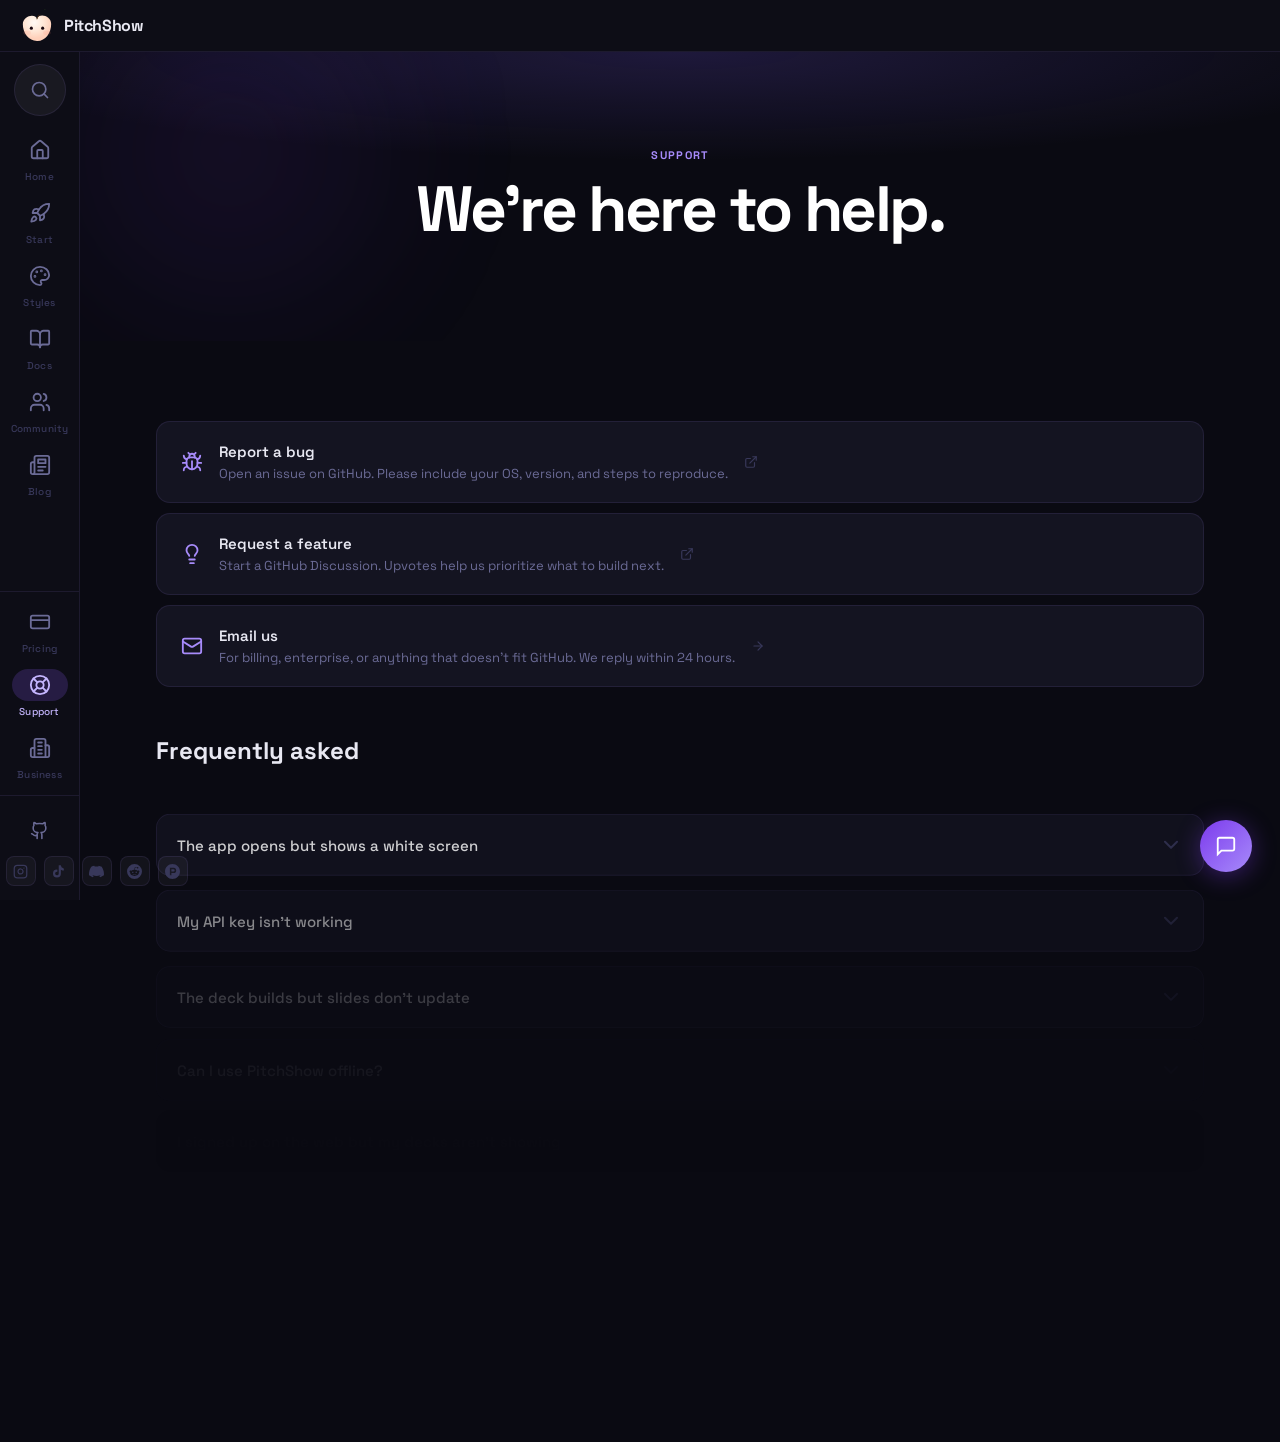
<file: support.html>
<!DOCTYPE html>
<html lang="en">
<head>
<meta charset="UTF-8"/>
<meta name="viewport" content="width=device-width, initial-scale=1.0"/>
<title>PitchShow — Support</title>
<meta name="description" content=""/>
<link rel="preconnect" href="https://fonts.googleapis.com"/>
<link rel="preconnect" href="https://fonts.gstatic.com" crossorigin/>
<link href="https://fonts.googleapis.com/css2?family=Space+Grotesk:wght@300;400;500;600;700&family=JetBrains+Mono:wght@400;500&display=swap" rel="stylesheet"/>
<link rel="stylesheet" href="style.css"/>
<link rel="stylesheet" href="page.css"/>
</head>
<body>
<svg width="0" height="0" style="position:absolute;overflow:hidden">
  <defs>
    <radialGradient id="ps-grad" cx="40%" cy="28%" r="62%">
      <stop offset="0%" stop-color="#FFF9F4"/>
      <stop offset="52%" stop-color="#FFE8D8"/>
      <stop offset="100%" stop-color="#FFD0BA"/>
    </radialGradient>
  </defs>
</svg>
<aside class="sidebar" id="sidebar">
  <button class="sb-search" id="sbSearch" title="Search" aria-label="Search">
    <i data-lucide="search"></i>
  </button>
  <nav class="sb-nav">
    <a href="./index.html" class="sb-item" title="Home">
      <div class="sb-icon"><i data-lucide="home"></i></div>
      <span class="sb-label">Home</span>
    </a>
    <a href="./get-started.html" class="sb-item" title="Get started">
      <div class="sb-icon"><i data-lucide="rocket"></i></div>
      <span class="sb-label">Start</span>
    </a>
    <a href="./styles.html" class="sb-item" title="Styles">
      <div class="sb-icon"><i data-lucide="palette"></i></div>
      <span class="sb-label">Styles</span>
    </a>
    <a href="./docs.html" class="sb-item" title="Docs">
      <div class="sb-icon"><i data-lucide="book-open"></i></div>
      <span class="sb-label">Docs</span>
    </a>
    <a href="./community.html" class="sb-item" title="Community">
      <div class="sb-icon"><i data-lucide="users"></i></div>
      <span class="sb-label">Community</span>
    </a>
    <a href="./blog.html" class="sb-item" title="Blog">
      <div class="sb-icon"><i data-lucide="newspaper"></i></div>
      <span class="sb-label">Blog</span>
    </a>
  </nav>
  <nav class="sb-nav sb-nav-bottom">
    <a href="./pricing.html" class="sb-item" title="Pricing">
      <div class="sb-icon"><i data-lucide="credit-card"></i></div>
      <span class="sb-label">Pricing</span>
    </a>
    <a href="./support.html" class="sb-item active" title="Support">
      <div class="sb-icon"><i data-lucide="life-buoy"></i></div>
      <span class="sb-label">Support</span>
    </a>
    <a href="./enterprise.html" class="sb-item" title="Enterprise">
      <div class="sb-icon"><i data-lucide="building-2"></i></div>
      <span class="sb-label">Business</span>
    </a>
  </nav>
  <div class="sb-footer">
    <a href="https://github.com/pitchshow/pitchshow" class="sb-icon-btn" target="_blank" title="GitHub"><i data-lucide="github"></i></a>
    <div class="f-soc">
          <a href="https://github.com/pitchshow/pitchshow" target="_blank" title="GitHub"><i data-lucide="github"></i></a>
          <a href="https://x.com/pitchshowai" target="_blank" title="X / Twitter @pitchshowai"><i data-lucide="twitter"></i></a>
          <a href="https://youtube.com/@PitchShowAI" target="_blank" title="YouTube @PitchShowAI"><i data-lucide="youtube"></i></a>
          <a href="https://instagram.com/pitchshowai" target="_blank" title="Instagram @pitchshowai"><i data-lucide="instagram"></i></a>
          <a href="https://tiktok.com/@pitchshowai" target="_blank" title="TikTok @pitchshowai">
            <svg width="14" height="14" viewBox="0 0 24 24" fill="currentColor"><path d="M19.59 6.69a4.83 4.83 0 01-3.77-4.25V2h-3.45v13.67a2.89 2.89 0 01-2.88 2.5 2.89 2.89 0 01-2.89-2.89 2.89 2.89 0 012.89-2.89c.28 0 .54.04.79.1V9.01a6.33 6.33 0 00-.79-.05 6.34 6.34 0 00-6.34 6.34 6.34 6.34 0 006.34 6.34 6.34 6.34 0 006.33-6.34V9.07a8.16 8.16 0 004.77 1.52V7.17a4.85 4.85 0 01-1-.48z"/></svg>
          </a>
          <a href="https://discord.gg/pitchshow" target="_blank" title="Discord">
            <svg width="14" height="14" viewBox="0 0 24 24" fill="currentColor"><path d="M20.317 4.37a19.791 19.791 0 00-4.885-1.515.074.074 0 00-.079.037c-.21.375-.444.864-.608 1.25a18.27 18.27 0 00-5.487 0 12.64 12.64 0 00-.617-1.25.077.077 0 00-.079-.037A19.736 19.736 0 003.677 4.37a.07.07 0 00-.032.027C.533 9.046-.32 13.58.099 18.057a.082.082 0 00.031.057 19.9 19.9 0 005.993 3.03.078.078 0 00.084-.028c.462-.63.874-1.295 1.226-1.994a.076.076 0 00-.041-.106 13.107 13.107 0 01-1.872-.892.077.077 0 01-.008-.128 10.2 10.2 0 00.372-.292.074.074 0 01.077-.01c3.928 1.793 8.18 1.793 12.062 0a.074.074 0 01.078.01c.12.098.246.198.373.292a.077.077 0 01-.006.127 12.299 12.299 0 01-1.873.892.077.077 0 00-.041.107c.36.698.772 1.362 1.225 1.993a.076.076 0 00.084.028 19.839 19.839 0 006.002-3.03.077.077 0 00.032-.054c.5-5.177-.838-9.674-3.549-13.66a.061.061 0 00-.031-.03z"/></svg>
          </a>
          <a href="https://reddit.com/r/pitchshow" target="_blank" title="Reddit r/pitchshow">
            <svg width="14" height="14" viewBox="0 0 24 24" fill="currentColor"><path d="M12 0A12 12 0 0 0 0 12a12 12 0 0 0 12 12 12 12 0 0 0 12-12A12 12 0 0 0 12 0zm5.01 4.744c.688 0 1.25.561 1.25 1.249a1.25 1.25 0 0 1-2.498.056l-2.597-.547-.8 3.747c1.824.07 3.48.632 4.674 1.488.308-.309.73-.491 1.207-.491.968 0 1.754.786 1.754 1.754 0 .716-.435 1.333-1.01 1.614a3.111 3.111 0 0 1 .042.52c0 2.694-3.13 4.87-7.004 4.87-3.874 0-7.004-2.176-7.004-4.87 0-.183.015-.366.043-.534A1.748 1.748 0 0 1 4.028 12c0-.968.786-1.754 1.754-1.754.463 0 .898.196 1.207.49 1.207-.883 2.878-1.43 4.744-1.487l.885-4.182a.342.342 0 0 1 .14-.197.35.35 0 0 1 .238-.042l2.906.617a1.214 1.214 0 0 1 1.108-.701zM9.25 12C8.561 12 8 12.562 8 13.25c0 .687.561 1.248 1.25 1.248.687 0 1.248-.561 1.248-1.249 0-.688-.561-1.249-1.249-1.249zm5.5 0c-.687 0-1.248.561-1.248 1.25 0 .687.561 1.248 1.249 1.248.688 0 1.249-.561 1.249-1.249 0-.687-.562-1.249-1.25-1.249zm-5.466 3.99a.327.327 0 0 0-.231.094.33.33 0 0 0 0 .463c.842.842 2.484.913 2.961.913.477 0 2.105-.056 2.961-.913a.361.361 0 0 0 .029-.463.33.33 0 0 0-.464 0c-.547.533-1.684.73-2.512.73-.828 0-1.979-.196-2.512-.73a.326.326 0 0 0-.232-.095z"/></svg>
          </a>
          <a href="https://producthunt.com/@pitchshow" target="_blank" title="Product Hunt @pitchshow">
            <svg width="14" height="14" viewBox="0 0 24 24" fill="currentColor"><path d="M13.604 8.4h-3.405V12h3.405a1.8 1.8 0 000-3.6zM12 0C5.372 0 0 5.372 0 12s5.372 12 12 12 12-5.372 12-12S18.628 0 12 0zm1.604 14.4H10.2v3.6H7.8V6h5.804a4.2 4.2 0 010 8.4z"/></svg>
          </a>
        </div>
    <!-- sign-in button: visible after Cloud launch -->
  </div>
</aside>
<main class="main pg">
  <div class="pg-hero">
    <div class="orb orb-a"></div>
    <div class="pg-hero-inner">
      <div class="pg-kicker gs-up">Support</div>
      <h1 class="pg-h1 gs-up">We're here to help.</h1>
    </div>
  </div>
  <div class="pg-section">
    <div class="pg-wrap">
      <div class="supp-options">
        <a href="https://github.com/pitchshow/pitchshow/issues" target="_blank" class="supp-card gs-card">
          <i data-lucide="bug" style="width:22px;height:22px"></i>
          <div>
            <h3>Report a bug</h3>
            <p>Open an issue on GitHub. Please include your OS, version, and steps to reproduce.</p>
          </div>
          <i data-lucide="external-link" style="width:14px;height:14px;flex-shrink:0;color:var(--tx3)"></i>
        </a>
        <a href="https://github.com/pitchshow/pitchshow/discussions" target="_blank" class="supp-card gs-card">
          <i data-lucide="lightbulb" style="width:22px;height:22px"></i>
          <div>
            <h3>Request a feature</h3>
            <p>Start a GitHub Discussion. Upvotes help us prioritize what to build next.</p>
          </div>
          <i data-lucide="external-link" style="width:14px;height:14px;flex-shrink:0;color:var(--tx3)"></i>
        </a>
        <a href="mailto:hello@pitchshow.ai" class="supp-card gs-card">
          <i data-lucide="mail" style="width:22px;height:22px"></i>
          <div>
            <h3>Email us</h3>
            <p>For billing, enterprise, or anything that doesn't fit GitHub. We reply within 24 hours.</p>
          </div>
          <i data-lucide="arrow-right" style="width:14px;height:14px;flex-shrink:0;color:var(--tx3)"></i>
        </a>
      </div>
      <div style="margin-top:48px">
        <h2 class="gs-card" style="margin-bottom:24px">Frequently asked</h2>
        <div class="faqs">
          <div class="faq gs-card"><button class="fq">The app opens but shows a white screen<i data-lucide="chevron-down"></i></button><div class="fa"><p>This usually means Node.js isn't installed or the deck's dev server hasn't started. Check that Node.js 18+ is installed (<code>node --version</code> in terminal). If creating a new deck, wait 30-60 seconds for npm install to complete — the progress shows in the AI chat panel.</p></div></div>
          <div class="faq gs-card"><button class="fq">My API key isn't working<i data-lucide="chevron-down"></i></button><div class="fa"><p>Go to Settings → AI Provider and verify your key. For AWS Bedrock, make sure your AWS profile has Bedrock model access enabled in the console (it's off by default). For OpenAI-compatible providers, check that your key has sufficient credits.</p></div></div>
          <div class="faq gs-card"><button class="fq">The deck builds but slides don't update<i data-lucide="chevron-down"></i></button><div class="fa"><p>Try clicking the refresh button (↺) in the toolbar. If slides still show old content, the webview cache may be stale — go to File → Clear Cache and restart the deck. This is most common after importing an existing project.</p></div></div>
          <div class="faq gs-card"><button class="fq">Can I use PitchShow offline?<i data-lucide="chevron-down"></i></button><div class="fa"><p>The desktop app itself is local — it runs fully offline. Viewing and editing existing decks works without internet. Generating new slides or using Vibe Mode requires an internet connection to call your AI provider. The web version requires internet at all times.</p></div></div>
          <div class="faq gs-card"><button class="fq">I signed up on the web but my decks aren't showing<i data-lucide="chevron-down"></i></button><div class="fa"><p>If you just generated a deck and don't see it in your dashboard, try a hard refresh (Cmd+Shift+R / Ctrl+Shift+R). Your deck files are processed server-side and synced to your account — this takes a few seconds after generation completes. If it still doesn't appear after 30 seconds, contact us with your account email.</p></div></div>
          <div class="faq gs-card"><button class="fq">What's the difference between a hosted show and an exported file?<i data-lucide="chevron-down"></i></button><div class="fa"><p>A <strong>hosted show</strong> is a permanent URL (e.g. pitchshow.live/yourname/deck-title) where your animated presentation lives and can be viewed in any browser — full animations, mobile-friendly, no install. An <strong>exported file</strong> (PPTX, PDF, HTML) is a downloaded file you can send via email or attach to a document. Free users get 1 hosted show; Pro gets unlimited.</p></div></div>
          <div class="faq gs-card"><button class="fq">How do I cancel my Pro subscription?<i data-lucide="chevron-down"></i></button><div class="fa"><p>Go to your account settings → Billing → Cancel subscription. Your Pro features (hosted AI, unlimited shows, Animated PPTX) stay active until the end of your current billing period. After that, your account reverts to the free tier. You can download all your projects as <code>.pitchshow</code> bundles at any time and continue working in the free desktop app.</p></div></div>
          <div class="faq gs-card"><button class="fq">Can I transfer a deck between the web and the desktop app?<i data-lucide="chevron-down"></i></button><div class="fa"><p>Yes — this is a core design feature. Export any deck as a <code>.pitchshow</code> bundle from the web (or desktop), then open it in the other environment. The full project — slides, assets, narrative structure — transfers completely. Many users generate on the web then continue refining in the desktop app, or vice versa.</p></div></div>
        </div>
      </div>
    </div>
  </div>
</main>
<script src="vendor/lucide.min.js"></script>
<script src="vendor/gsap.min.js"></script>
<script src="vendor/ScrollTrigger.min.js"></script>
<script src="page.js"></script>
</body>
</html>
</file>
<file: style.css>
/* ═══════════════════════════════════════════════════════
   PitchShow.ai — Design System v5
   Purple · M3 Sidebar · Designer-quality · Clean
═══════════════════════════════════════════════════════ */

/* ── Reset ── */
*,*::before,*::after{box-sizing:border-box;margin:0;padding:0}
html{scroll-behavior:smooth}
body{
  font-family:'Space Grotesk',system-ui,sans-serif;
  background:#0a0a12;color:#e8e8f2;
  -webkit-font-smoothing:antialiased;
  overflow-x:hidden;
}
a{color:inherit;text-decoration:none}
ul,ol{list-style:none}
button{cursor:pointer;border:none;background:none;font:inherit}
code{font-family:'JetBrains Mono',monospace;font-size:.84em;padding:2px 6px;background:rgba(167,139,250,.12);border-radius:5px;color:#c4b5fd}

/* ── Design tokens ── */
:root{
  --p600:#7c3aed;
  --p500:#8b5cf6;
  --p400:#a78bfa;
  --p300:#c4b5fd;
  --p-glow:rgba(139,92,246,.18);
  --p-grad:linear-gradient(135deg,#7c3aed 0%,#a78bfa 100%);

  --bg:#0a0a12;
  --bg1:#0d0d16;
  --bg2:#141421;
  --bg3:#1a1a2c;

  --bd:rgba(167,139,250,.1);
  --bd2:rgba(167,139,250,.22);

  --tx:#e8e8f2;
  --tx2:#6b6b96;
  --tx3:#38385a;

  --sb:80px;
  --ease:cubic-bezier(.65,0,.35,1);
}

/* Light theme */
[data-theme="light"]{
  --bg:#f4f4fc;
  --bg1:#ededf8;
  --bg2:#e4e4f0;
  --bg3:#d8d8ee;
  --bd:rgba(139,92,246,.15);
  --bd2:rgba(139,92,246,.3);
  --tx:#0d0d1a;
  --tx2:#4a4a6a;
  --tx3:#8a8aaa;
}

/* ═══════════════════════════════════
   SIDEBAR — M3 Navigation Rail
   Fixed 80px, stacked icon+label
   Reference: m3.material.io
═══════════════════════════════════ */
/* ── Top bar — fixed brand header ── */
.ps-topbar{
  position:fixed;top:0;left:0;right:0;height:52px;z-index:300;
  background:var(--bg1);border-bottom:1px solid var(--bd);
  display:flex;align-items:center;padding:0 20px;
}
.ps-topbar-logo{
  display:flex;align-items:center;gap:10px;
  text-decoration:none;cursor:pointer;
}
.ps-topbar-icon{
  flex-shrink:0;
  animation:ps-breathe 3.6s ease-in-out infinite;
}
.ps-topbar-leaf{
  transform-origin:27.5px 14px;transform-box:fill-box;
  animation:ps-leaf 3.6s ease-in-out infinite;
}
.ps-topbar-eye{
  transform-box:fill-box;transform-origin:center;
  animation:ps-blink 5.2s ease-in-out infinite;
}
.ps-topbar-eye.r{animation-delay:.07s}
.ps-topbar-name{
  font-family:'Space Grotesk',system-ui,sans-serif;
  font-size:16px;font-weight:700;color:var(--tx);
  letter-spacing:-.025em;white-space:nowrap;
}

.sidebar{
  position:fixed;top:52px;left:0;bottom:0;
  width:var(--sb);z-index:200;
  background:var(--bg1);
  border-right:1px solid var(--bd);
  display:flex;flex-direction:column;
  align-items:center;
  padding:12px 0 14px;
  overflow:visible;
}

/* Search button (top) */
.sb-search{
  width:52px;height:52px;border-radius:50%;
  display:flex;align-items:center;justify-content:center;
  color:var(--tx2);background:rgba(255,255,255,.05);
  border:1px solid var(--bd);margin-bottom:12px;
  cursor:pointer;transition:all .2s;flex-shrink:0;
}
.sb-search:hover{color:var(--tx);background:rgba(255,255,255,.1);border-color:var(--bd2)}
.sb-search svg{width:20px;height:20px}

/* Nav group */
.sb-nav{
  display:flex;flex-direction:column;align-items:center;
  gap:2px;width:100%;flex:1;padding:0 6px;
}
.sb-nav-bottom{
  flex:0;width:100%;padding:8px 6px 0;
  border-top:1px solid var(--bd);margin-top:4px;
  display:flex;flex-direction:column;align-items:center;gap:2px;
}

/* Nav item — M3 Rail style (stacked icon+label) */
.sb-item{
  display:flex;flex-direction:column;align-items:center;gap:4px;
  width:100%;padding:6px 4px;border-radius:12px;
  cursor:pointer;transition:background .2s;
  text-decoration:none;
}
.sb-item:hover{background:rgba(255,255,255,.04)}
/* M3 active indicator: pill behind icon */
.sb-icon{
  width:56px;height:32px;border-radius:100px;
  display:flex;align-items:center;justify-content:center;
  color:var(--tx2);
  transition:background .2s var(--ease),color .2s;
}
.sb-icon svg{width:22px;height:22px}
.sb-item:hover .sb-icon{color:var(--tx)}
.sb-item.active .sb-icon{
  background:rgba(139,92,246,.2);color:var(--p300);
}
/* Label */
.sb-label{
  font-size:10px;font-weight:500;color:var(--tx3);
  letter-spacing:.02em;white-space:nowrap;
  transition:color .2s;
}
.sb-item:hover .sb-label{color:var(--tx2)}
.sb-item.active .sb-label{color:var(--p300)}

/* Sidebar footer: github, theme, login */
.sb-footer{
  display:flex;flex-direction:column;align-items:center;
  gap:4px;width:100%;padding:12px 6px 0;
  border-top:1px solid var(--bd);margin-top:8px;
}
.sb-icon-btn{
  width:44px;height:44px;border-radius:50%;
  display:flex;align-items:center;justify-content:center;
  color:var(--tx2);background:none;border:none;cursor:pointer;
  transition:all .2s;text-decoration:none;flex-shrink:0;
}
.sb-icon-btn:hover{color:var(--tx);background:rgba(255,255,255,.06)}
.sb-icon-btn svg{width:19px;height:19px}
/* Login button — more prominent */
.sb-login{
  width:44px;height:44px;border-radius:50%;
  display:flex;align-items:center;justify-content:center;
  color:var(--p300);
  background:rgba(139,92,246,.14);
  border:1px solid var(--bd2);cursor:pointer;
  transition:all .2s;text-decoration:none;flex-shrink:0;
}
.sb-login:hover{background:rgba(139,92,246,.26);transform:scale(1.06)}
.sb-login svg{width:19px;height:19px}

/* ═══════════════════════════════════
   MAIN CONTENT
═══════════════════════════════════ */
.main{
  margin-left:var(--sb);
  margin-top:52px;
  min-height:100vh;
}

/* ═══════════════════════════════════
   HERO — kiro-style single column
═══════════════════════════════════ */
.hero{
  position:relative;
  padding:88px 72px 0;
  overflow-x:clip; /* clip horizontal so cat can peek from sides */
}

/* Ambient orbs */
.orb{position:absolute;border-radius:50%;pointer-events:none;filter:blur(100px)}
.orb-a{
  width:700px;height:700px;
  background:radial-gradient(circle,rgba(124,58,237,.22) 0%,transparent 70%);
  top:-200px;left:-100px;
  animation:oa 16s ease-in-out infinite alternate;
}
.orb-b{
  width:600px;height:600px;
  background:radial-gradient(circle,rgba(167,139,250,.14) 0%,transparent 70%);
  bottom:-100px;right:0;
  animation:ob 20s ease-in-out infinite alternate;
}
@keyframes oa{to{transform:translate(80px,60px) scale(1.15)}}
@keyframes ob{to{transform:translate(-60px,-40px) scale(1.1)}}
.grid-bg{
  position:absolute;inset:0;pointer-events:none;
  background-image:
    linear-gradient(rgba(167,139,250,.03) 1px,transparent 1px),
    linear-gradient(90deg,rgba(167,139,250,.03) 1px,transparent 1px);
  background-size:72px 72px;
  mask-image:radial-gradient(ellipse 80% 60% at 30% 40%,black,transparent);
}

/* Single column content — centered */
.hero-content{
  position:relative;z-index:2;
  max-width:820px;
  margin:0 auto;
}

/* Announcement badge (kiro top pill) */
.hero-badge{
  display:inline-flex;align-items:center;gap:8px;
  padding:7px 16px;font-size:13px;color:var(--tx2);
  background:rgba(255,255,255,.06);border:1px solid var(--bd);
  border-radius:8px;margin-bottom:40px;
  transition:border-color .2s,color .2s;
}
.hero-badge:hover{color:var(--p300);border-color:var(--bd2)}
.hero-badge svg{color:var(--p400)}

/* Typewriter row: mascot + cursor */
.hero-type-row{
  display:flex;align-items:center;gap:8px;
  min-height:60px;margin-bottom:16px;
}
.hero-mascot{
  color:var(--tx2);flex-shrink:0;
  display:flex;align-items:center;
}
.hero-mascot svg{width:52px;height:52px}

/* Blinking cursor */
.hero-cursor{
  display:inline-block;
  width:3px;height:56px;
  background:var(--p400);border-radius:2px;
  animation:blink-cur 1s step-end infinite;
  flex-shrink:0;align-self:center;
}
@keyframes blink-cur{0%,100%{opacity:1}50%{opacity:0}}

/* H1 — typed out */
.hero-h1{
  font-size:clamp(42px,6vw,96px);font-weight:700;
  line-height:.97;letter-spacing:-.04em;color:#fff;
  margin-bottom:28px;min-height:1em;
}
/* gradient on last word "a show." — injected by JS */
.hero-h1 .h-grad{
  background:var(--p-grad);
  -webkit-background-clip:text;-webkit-text-fill-color:transparent;background-clip:text;
}

.hero-body{
  font-size:17px;color:var(--tx2);line-height:1.75;
  max-width:560px;margin-bottom:36px;
}

/* CTA buttons */
.hero-actions{display:flex;gap:10px;flex-wrap:wrap;margin-bottom:44px}
.btn-pill-primary{
  display:inline-flex;align-items:center;gap:7px;
  padding:12px 24px;font-size:14px;font-weight:600;color:#fff;
  background:var(--p-grad);border-radius:100px;
  box-shadow:0 4px 28px rgba(124,58,237,.35);
  transition:opacity .2s,transform .22s var(--ease),box-shadow .22s;
}
.btn-pill-primary:hover{opacity:.9;transform:translateY(-2px);box-shadow:0 8px 48px rgba(124,58,237,.45)}
.btn-pill-ghost{
  display:inline-flex;align-items:center;gap:7px;
  padding:12px 24px;font-size:14px;font-weight:500;color:var(--tx2);
  background:rgba(255,255,255,.04);border:1px solid var(--bd);border-radius:100px;
  transition:all .22s var(--ease);
}
.btn-pill-ghost:hover{color:#fff;background:rgba(255,255,255,.08);border-color:var(--bd2);transform:translateY(-2px)}

/* Pipeline */
.pipeline{
  display:flex;align-items:center;flex-wrap:wrap;gap:4px;
  margin-bottom:0;
}
.pip{
  display:flex;align-items:center;gap:5px;
  padding:6px 13px;font-size:12px;font-weight:500;color:var(--tx2);
  background:rgba(255,255,255,.04);border:1px solid var(--bd);border-radius:100px;
  transition:all .3s var(--ease);
}
.pip svg{color:inherit;flex-shrink:0}
.pip.lit{
  color:var(--p300);background:rgba(167,139,250,.1);
  border-color:var(--bd2);box-shadow:0 0 16px rgba(139,92,246,.12);
}
/* "Show" node: slightly special */
.pip-show.lit{
  color:#fff;background:rgba(139,92,246,.2);
  border-color:var(--p400);box-shadow:0 0 24px rgba(139,92,246,.22);
}
/* "Reach" node: the deliver/amplify step */
.pip-end.lit{
  color:var(--p300);background:rgba(139,92,246,.12);
  border-color:var(--bd2);
}
.p-sep{width:12px;height:12px;color:var(--tx3);flex-shrink:0}

/* ── Hero product mockup (below fold, kiro style) ── */
.hero-product{
  position:relative;z-index:2;
  margin-top:56px;
  /* extend to edges */
  margin-left:-72px;
  margin-right:-72px;
}
.hero-product .product-mockup{
  border-radius:16px 16px 0 0;
  border-bottom:none;
  margin:0 72px;
}

/* ── Product UI Mockup ── */
.hero-right{
  position:relative;padding-bottom:40px;
}
.product-mockup{
  position:relative;
  background:#0b0b18;
  border:1px solid rgba(167,139,250,.15);
  border-radius:16px;overflow:hidden;
  box-shadow:
    0 0 0 1px rgba(139,92,246,.06),
    0 40px 100px rgba(0,0,0,.7),
    0 0 80px rgba(139,92,246,.06);
}

/* Title bar */
.pm-titlebar{
  display:flex;align-items:center;gap:10px;
  padding:10px 16px;background:rgba(255,255,255,.025);
  border-bottom:1px solid rgba(255,255,255,.06);
}
.pm-dots{display:flex;gap:6px}
.d-r,.d-y,.d-g{width:11px;height:11px;border-radius:50%}
.d-r{background:#ff5f57}.d-y{background:#ffbd2e}.d-g{background:#28c840}
.pm-title{
  flex:1;text-align:center;font-size:11px;color:var(--tx3);
  font-family:'JetBrains Mono',monospace;
}
.pm-toolbar-right{display:flex;gap:6px;align-items:center}
.pm-chip{
  display:flex;align-items:center;gap:4px;
  padding:4px 10px;font-size:10px;font-weight:600;
  background:rgba(59,130,246,.2);color:#93c5fd;border-radius:6px;
}
.pm-btn-present{
  display:flex;align-items:center;gap:4px;
  padding:4px 10px;font-size:10px;font-weight:600;
  background:rgba(124,58,237,.25);color:var(--p300);border-radius:6px;
}

/* Action bar */
.pm-actionbar{
  display:flex;align-items:center;gap:12px;
  padding:8px 16px;background:rgba(255,255,255,.02);
  border-bottom:1px solid rgba(255,255,255,.05);
}
.pm-tabs{display:flex;gap:2px;flex:1}
.pm-tab{padding:4px 10px;font-size:11px;color:var(--tx3);border-radius:5px;cursor:pointer}
.pm-tab-active{background:rgba(255,255,255,.06);color:var(--tx2)}
.pm-nav{font-size:11px;color:var(--tx3);font-family:'JetBrains Mono',monospace}
.pm-action-btn{
  display:flex;align-items:center;gap:4px;
  padding:4px 10px;font-size:11px;color:var(--tx2);
  background:rgba(255,255,255,.05);border:1px solid rgba(255,255,255,.08);border-radius:5px;
}

/* 3-column body */
.pm-body{display:grid;grid-template-columns:88px 1fr 200px;height:300px}

/* Filmstrip */
.pm-film{
  background:rgba(0,0,0,.3);border-right:1px solid rgba(255,255,255,.05);
  display:flex;flex-direction:column;gap:4px;padding:8px 6px;
}
.pm-thumb{
  position:relative;border-radius:6px;overflow:hidden;
  background:rgba(255,255,255,.04);border:1px solid rgba(255,255,255,.06);
  aspect-ratio:16/9;flex-shrink:0;cursor:pointer;
  transition:border-color .2s;
}
.pm-thumb-active{border-color:rgba(167,139,250,.4);box-shadow:0 0 8px rgba(139,92,246,.18)}
.pm-thumb-dim{opacity:.3}
.pt-inner{padding:5px;display:flex;flex-direction:column;gap:2px;height:100%}
.pt-tag{padding:1px 5px;font-size:7px;font-weight:700;border-radius:3px;width:fit-content;letter-spacing:.04em}
.pt-tag.hook{background:rgba(167,139,250,.15);color:#a78bfa}
.pt-tag.insight{background:rgba(96,165,250,.15);color:#60a5fa}
.pt-tag.data{background:rgba(52,211,153,.15);color:#34d399}
.pt-line{height:2px;border-radius:2px;background:rgba(255,255,255,.15);margin-top:3px}
.pt-line.w70{width:70%}.pt-line.w60{width:60%}.pt-line.w50{width:50%}
.pt-chart{flex:1;margin-top:3px;background:linear-gradient(to top,rgba(167,139,250,.4),transparent);border-radius:2px}
.pt-grid{display:grid;grid-template-columns:1fr 1fr;gap:2px;flex:1;margin-top:3px}
.pt-grid span{background:rgba(255,255,255,.1);border-radius:2px}
.pt-n{position:absolute;bottom:3px;right:4px;font-size:8px;color:rgba(255,255,255,.3)}

/* Slide preview */
.pm-slide{
  background:#08081a;position:relative;overflow:hidden;
  display:flex;align-items:center;justify-content:center;
}
.pm-slide-inner{padding:20px;position:relative;z-index:2;width:100%}
.ps-orb{
  position:absolute;width:200px;height:200px;border-radius:50%;
  background:radial-gradient(circle,rgba(124,58,237,.2) 0%,transparent 70%);
  filter:blur(40px);top:-60px;right:-40px;pointer-events:none;
}
.ps-company{
  display:inline-flex;gap:8px;align-items:center;
  padding:3px 8px;font-size:9px;font-weight:700;letter-spacing:.06em;
  background:rgba(245,158,11,.15);color:#fbbf24;border-radius:4px;
  margin-bottom:10px;
}
.ps-heading{
  font-size:17px;font-weight:700;color:#fff;
  line-height:1.25;margin-bottom:8px;letter-spacing:-.01em;
}
.ps-accent{color:#f59e0b}
.ps-sub{font-size:10px;color:rgba(255,255,255,.35);line-height:1.5;margin-bottom:14px;max-width:260px}
.ps-stats{display:flex;gap:8px}
.ps-stat{
  padding:8px 10px;background:rgba(245,158,11,.08);
  border:1px solid rgba(245,158,11,.2);border-radius:6px;
}
.ps-n{display:block;font-size:14px;font-weight:700;color:#f59e0b}
.ps-l{display:block;font-size:9px;color:rgba(255,255,255,.35);margin-top:1px}

/* Chat panel */
.pm-chat{
  background:rgba(0,0,0,.2);border-left:1px solid rgba(255,255,255,.05);
  display:flex;flex-direction:column;overflow:hidden;
}
.pmc-head{
  display:flex;align-items:center;gap:7px;
  padding:10px 12px;border-bottom:1px solid rgba(255,255,255,.05);
  font-size:12px;font-weight:500;color:var(--tx2);flex-shrink:0;
}
.pmc-sep{
  display:flex;align-items:center;gap:5px;
  padding:6px 12px;font-size:10px;color:var(--tx3);
  background:rgba(255,255,255,.02);flex-shrink:0;
}
.pmc-sep svg{color:var(--tx3)}
.pmc-msg{padding:8px 12px;display:flex;flex-direction:column;gap:5px;flex:1}
.pmc-step{
  display:flex;align-items:center;gap:5px;font-size:10px;color:var(--tx2);
}
.pmc-step svg{color:#4ade80;flex-shrink:0}
.pmc-file{
  padding:1px 5px;font-size:9px;background:rgba(167,139,250,.1);
  border:1px solid rgba(167,139,250,.2);border-radius:3px;
  color:var(--p300);font-family:'JetBrains Mono',monospace;
}
.pmc-text{font-size:10px;color:var(--tx2);line-height:1.5;margin-top:4px}
.pmc-acc{color:var(--p300)}
.pmc-ai-reply{
  margin:0 12px 8px;padding:8px 10px;background:rgba(255,255,255,.03);
  border:1px solid rgba(255,255,255,.06);border-radius:7px;
  font-size:11px;color:var(--tx2);
}
.pmc-input{
  padding:8px 12px;margin:0 12px 10px;background:rgba(255,255,255,.04);
  border:1px solid rgba(255,255,255,.07);border-radius:7px;
  font-size:11px;color:var(--tx3);flex-shrink:0;
}

/* Speaker panel */
.pm-speaker{
  display:grid;grid-template-columns:1fr 1px 1fr;
  border-top:1px solid rgba(255,255,255,.05);
  background:rgba(0,0,0,.2);max-height:80px;overflow:hidden;
}
.pm-spk-col{padding:10px 12px;overflow:hidden}
.pm-spk-head{
  display:flex;align-items:center;gap:5px;
  font-size:9px;font-weight:600;text-transform:uppercase;letter-spacing:.07em;
  color:var(--tx2);margin-bottom:5px;
}
.pm-spk-head svg{color:var(--tx3)}
.pm-spk-action{
  display:flex;align-items:center;gap:3px;margin-left:auto;
  padding:2px 6px;font-size:8px;background:rgba(167,139,250,.1);
  border:1px solid rgba(167,139,250,.2);border-radius:3px;color:var(--p300);cursor:pointer;
}
.pm-spk-body{font-size:9px;color:var(--tx2);line-height:1.5;overflow:hidden}
.pm-spk-body b{color:var(--tx)}
.pm-spk-dim{color:var(--tx3)}
.pm-spk-divider{background:rgba(255,255,255,.05)}

/* Fade on mockup bottom */
.pm-fade{
  position:absolute;bottom:0;left:0;right:0;height:80px;
  background:linear-gradient(to top,#0a0a12 0%,rgba(10,10,18,.5) 60%,transparent 100%);
  pointer-events:none;z-index:20;
}

/* Hero stats */
.hero-stats{
  position:relative;z-index:2;
  display:flex;align-items:center;justify-content:center;
  flex-wrap:wrap;
  padding:24px 0;margin-top:40px;
  border-top:1px solid var(--bd);
}
.hs{display:flex;flex-direction:column;align-items:center;gap:3px;padding:8px 40px}
.hs b{font-size:24px;font-weight:700;color:#fff;letter-spacing:-.02em}
.hs span{font-size:11px;color:var(--tx3);letter-spacing:.03em}
.hs-div{width:1px;height:28px;background:var(--bd)}

/* ═══════════════════════════════════
   PROVIDERS
═══════════════════════════════════ */
.providers{
  padding:20px 64px;border-bottom:1px solid var(--bd);
  background:rgba(255,255,255,.01);
  display:flex;align-items:center;gap:20px;flex-wrap:wrap;justify-content:center;
}
.prov-lbl{font-size:12px;color:var(--tx3)}
.prov-pills{display:flex;gap:5px;flex-wrap:wrap;justify-content:center}
.prov-pills span{
  padding:4px 11px;font-size:12px;font-weight:500;color:var(--tx2);
  background:rgba(255,255,255,.04);border:1px solid var(--bd);border-radius:100px;
  transition:all .2s;
}
.prov-pills span:hover{color:#fff;border-color:var(--bd2)}
.prov-etc{color:var(--tx3)!important;font-style:italic}

/* ═══════════════════════════════════
   FEATURE SECTIONS (kiro left/right)
═══════════════════════════════════ */
.feat-section{
  padding:100px 64px;
  border-bottom:1px solid var(--bd);
}
.feat-section.feat-alt{background:var(--bg1)}

.feat-row{
  display:grid;grid-template-columns:1fr 1fr;
  gap:80px;align-items:center;
  max-width:1200px;margin:0 auto;
}
.feat-flip{direction:rtl}
.feat-flip>*{direction:ltr}

/* Text side */
.kicker{
  display:inline-flex;align-items:center;gap:6px;
  font-size:11px;font-weight:600;text-transform:uppercase;letter-spacing:.1em;
  color:var(--p400);margin-bottom:14px;
}
.kicker svg{color:inherit}
.feat-text h2{
  font-size:clamp(28px,3vw,44px);font-weight:700;color:#fff;
  letter-spacing:-.03em;line-height:1.1;margin-bottom:16px;
}
.feat-text p{font-size:15px;color:var(--tx2);line-height:1.75;margin-bottom:14px}
.feat-pts{display:flex;flex-direction:column;gap:10px;margin-top:20px}
.feat-pts li{
  display:flex;align-items:center;gap:10px;
  font-size:14px;color:var(--tx2);line-height:1.4;
}
.feat-pts svg{color:var(--p400);flex-shrink:0}
.feat-moat{
  display:inline-flex;align-items:center;gap:6px;
  margin-top:18px;padding:6px 14px;font-size:12px;font-weight:600;
  color:#f87171;background:rgba(248,113,113,.08);
  border:1px solid rgba(248,113,113,.2);border-radius:100px;
}

/* Video placeholder */
.feat-media{}
.video-placeholder{
  position:relative;
  background:var(--bg2);border:1px solid var(--bd);border-radius:16px;
  aspect-ratio:16/9;overflow:hidden;
  transition:border-color .3s var(--ease),box-shadow .3s var(--ease);
  cursor:pointer;
}
.video-placeholder:hover{
  border-color:var(--bd2);
  box-shadow:0 0 40px rgba(139,92,246,.08);
}
/* subtle inner gradient */
.video-placeholder::before{
  content:'';position:absolute;inset:0;
  background:
    radial-gradient(ellipse 60% 60% at 50% 40%,rgba(139,92,246,.06) 0%,transparent 70%);
}
.vp-inner{
  position:absolute;inset:0;
  display:flex;flex-direction:column;align-items:center;justify-content:center;
  gap:12px;padding:32px;text-align:center;
}
.vp-icon{
  width:56px;height:56px;border-radius:50%;
  background:rgba(139,92,246,.12);border:1px solid var(--bd2);
  display:flex;align-items:center;justify-content:center;
  color:var(--p400);
  transition:background .2s,transform .2s;
}
.video-placeholder:hover .vp-icon{
  background:rgba(139,92,246,.2);transform:scale(1.08);
}
.vp-title{font-size:15px;font-weight:600;color:var(--tx)}
.vp-desc{font-size:13px;color:var(--tx2);line-height:1.6;max-width:300px}

/* ═══════════════════════════════════
   QUOTES CAROUSEL
═══════════════════════════════════ */
.quotes-section{padding:80px 0;overflow:hidden;border-bottom:1px solid var(--bd)}
.q-track{
  position:relative;overflow:hidden;
  mask-image:linear-gradient(to right,transparent,black 15%,black 85%,transparent);
  -webkit-mask-image:linear-gradient(to right,transparent,black 15%,black 85%,transparent);
}
.q-inner{
  display:flex;gap:16px;
  animation:qscroll 45s linear infinite;
  width:max-content;
}
.q-inner:hover{animation-play-state:paused}
@keyframes qscroll{from{transform:translateX(0)}to{transform:translateX(-50%)}}
.qc{
  width:300px;flex-shrink:0;
  background:var(--bg2);border:1px solid var(--bd);border-radius:16px;padding:24px;
}
.q-stars{display:flex;gap:3px;color:var(--p400);margin-bottom:12px}
.q-stars svg{width:12px;height:12px;fill:currentColor}
.qc p{font-size:14px;color:var(--tx2);line-height:1.7;margin-bottom:16px}
.q-auth{display:flex;align-items:center;gap:10px}
.q-av{
  width:30px;height:30px;border-radius:50%;flex-shrink:0;
  background:rgba(139,92,246,.15);border:1px solid var(--bd2);
  display:flex;align-items:center;justify-content:center;
  font-size:10px;font-weight:600;color:var(--p300);
}
.q-auth b{display:block;font-size:13px;color:#fff;font-weight:600}
.q-auth span{font-size:11px;color:var(--tx3)}

/* ═══════════════════════════════════
   OSS BAND
═══════════════════════════════════ */
.oss-band{padding:40px 64px;border-bottom:1px solid var(--bd)}
.oss-inner{
  display:flex;align-items:center;gap:20px;
  max-width:900px;margin:0 auto;
  padding:28px 32px;background:var(--bg2);
  border:1px solid var(--bd);border-radius:16px;transition:border-color .3s;
}
.oss-inner:hover{border-color:var(--bd2)}
.oss-ico{
  width:48px;height:48px;background:rgba(255,255,255,.04);
  border:1px solid var(--bd);border-radius:10px;
  display:flex;align-items:center;justify-content:center;
  color:var(--tx2);flex-shrink:0;
}
.oss-txt{flex:1}
.oss-txt h3{font-size:17px;font-weight:600;color:#fff;margin-bottom:4px}
.oss-txt p{font-size:13px;color:var(--tx2)}
.oss-btn{
  display:inline-flex;align-items:center;gap:6px;
  padding:9px 18px;font-size:13px;font-weight:600;color:#fff;
  background:rgba(255,255,255,.06);border:1px solid var(--bd2);border-radius:8px;
  transition:all .2s;white-space:nowrap;
}
.oss-btn:hover{background:rgba(255,255,255,.1);transform:translateY(-1px)}

/* ═══════════════════════════════════
   FOOTER
═══════════════════════════════════ */
.footer{padding:56px 64px 24px;border-top:1px solid var(--bd)}
.footer-inner{
  display:grid;grid-template-columns:2fr 1fr 1fr 1fr;
  gap:40px;margin-bottom:40px;max-width:1200px;
}
.footer-logo{margin-bottom:10px}
.footer-brand>p{font-size:13px;color:var(--tx3);line-height:1.6;margin-bottom:16px}
.f-soc{display:flex;gap:8px}
.f-soc a{
  width:30px;height:30px;border-radius:8px;
  display:flex;align-items:center;justify-content:center;
  background:rgba(255,255,255,.04);border:1px solid var(--bd);color:var(--tx3);
  transition:all .2s;
}
.f-soc a:hover{color:#fff;border-color:var(--bd2)}
.f-soc svg{width:15px;height:15px}
.f-col h4{font-size:11px;font-weight:600;text-transform:uppercase;letter-spacing:.08em;color:#fff;margin-bottom:14px}
.f-col li{margin-bottom:9px}
.f-col a{font-size:13px;color:var(--tx3);transition:color .2s}
.f-col a:hover{color:var(--tx)}
.f-bottom{
  border-top:1px solid var(--bd);padding-top:20px;
  display:flex;justify-content:space-between;flex-wrap:wrap;gap:6px;
  max-width:1200px;
}
.f-bottom span{font-size:12px;color:var(--tx3)}

/* ═══════════════════════════════════
   SHARED BUTTON
═══════════════════════════════════ */
.btn-primary{
  display:inline-flex;align-items:center;gap:7px;
  padding:12px 22px;font-size:14px;font-weight:600;color:#fff;
  background:var(--p-grad);border-radius:10px;
  box-shadow:0 4px 24px rgba(124,58,237,.3);
  transition:opacity .2s,transform .2s var(--ease);
}
.btn-primary:hover{opacity:.9;transform:translateY(-2px)}
.btn-ghost{
  display:inline-flex;align-items:center;gap:7px;
  padding:12px 22px;font-size:14px;font-weight:500;color:var(--tx2);
  background:rgba(255,255,255,.04);border:1px solid var(--bd);border-radius:10px;
  transition:all .2s var(--ease);
}
.btn-ghost:hover{color:#fff;background:rgba(255,255,255,.07);border-color:var(--bd2)}

/* ═══════════════════════════════════
   INITIAL STATES (before JS animates)
   Set in CSS to prevent flash
═══════════════════════════════════ */
.h-el{opacity:0}
.h-fade{opacity:0;transform:translateY(16px);will-change:opacity,transform}

/* Rotating subline */
.hero-subline{
  display:block;width:100%;
  font-size:clamp(14px,1.8vw,18px);color:var(--p300);
  height:1.6em;margin-top:-8px;margin-bottom:28px;
  font-weight:500;letter-spacing:-.01em;
  white-space:nowrap;overflow:hidden;
  opacity:0;
}

/* ═══════════════════════════════════
   RESPONSIVE
═══════════════════════════════════ */
@media(max-width:1200px){
  .hero-inner{grid-template-columns:1fr;gap:48px}
  .hero-right{display:none} /* hide complex mockup on smaller */
  .feat-row{grid-template-columns:1fr;gap:40px}
  .feat-flip{direction:ltr}
}
@media(max-width:900px){
  .hero{padding:80px 32px 0}
  .hero-product{margin-left:-32px;margin-right:-32px} /* match hero padding */
  .feat-section{padding:80px 32px}
  .footer{padding:40px 32px 20px}
  .footer-inner{grid-template-columns:1fr 1fr}
  .footer-brand{grid-column:1/-1}
  .providers{padding:20px 32px}
  .oss-band{padding:40px 32px}
  .hero-stats{flex-direction:column;gap:0}
  .hs-div{width:80%;height:1px}
}
@media(max-width:680px){
  :root{--sb:0px}
  .sidebar{display:none}
  .hero-actions{flex-direction:column;align-items:flex-start}
  .pipeline{gap:3px}
  .pip{padding:5px 9px;font-size:11px}
}
@media(max-width:480px){
  .footer{padding:32px 20px 16px}
  .footer-inner{grid-template-columns:1fr}
  .footer-brand{grid-column:auto}
  .comp-inner,.price-inner,.faq-inner{padding:0 20px}
  .fg-wrap,.cap-wrap{padding:0 20px}
  .oss-band{padding:32px 20px}
  /* hero-product: match reduced hero padding to prevent page-scale distortion */
  .hero-product{margin-left:-16px;margin-right:-16px}
  /* hero-stats: horizontal row on mobile */
  .hero-stats{flex-direction:row;flex-wrap:wrap;justify-content:center;gap:0}
  .hs-div{width:1px;height:24px}
  .hs{padding:6px 16px}
  .hs b{font-size:20px}
}

/* ── Download CTA button ── */
.btn-pill-download{
  display:inline-flex;align-items:center;gap:7px;
  padding:12px 22px;font-size:14px;font-weight:500;color:var(--tx2);
  background:rgba(255,255,255,.04);border:1px solid var(--bd);border-radius:100px;
  transition:all .22s var(--ease);
}
.btn-pill-download:hover{color:var(--tx);background:rgba(255,255,255,.08);border-color:var(--bd2);transform:translateY(-2px)}

/* ── 9 Feature Grid (kiro-style) ── */
.fg-section{padding:100px 0;border-bottom:1px solid var(--bd)}
.fg-wrap{max-width:1100px;margin:0 auto;padding:0 72px}
.fg-eyebrow{
  font-size:11px;font-weight:600;letter-spacing:.14em;text-transform:uppercase;
  color:var(--tx3);text-align:center;margin-bottom:14px;
}
.fg-h2{
  font-size:clamp(28px,3.5vw,44px);font-weight:700;color:var(--tx);
  text-align:center;letter-spacing:-.03em;margin-bottom:56px;
}
.fg-grid{
  display:grid;grid-template-columns:repeat(3,1fr);
  gap:2px;
}
.fg-card{
  background:var(--bg2);
  padding:0;overflow:hidden;
  border:1px solid var(--bd);
  border-radius:0;
  transition:border-color .2s,background .2s;
}
.fg-card:first-child{border-radius:16px 0 0 0}
.fg-card:nth-child(3){border-radius:0 16px 0 0}
.fg-card:nth-child(7){border-radius:0 0 0 16px}
.fg-card:nth-child(9){border-radius:0 0 16px 0}
.fg-card:hover{background:var(--bg3);border-color:var(--bd2);z-index:1;position:relative}
.fg-media{aspect-ratio:4/3;background:var(--bg);overflow:hidden}
.fg-placeholder{
  width:100%;height:100%;
  display:flex;align-items:center;justify-content:center;
  background:radial-gradient(ellipse 60% 60% at 50% 40%,var(--p-glow),transparent);
}
.fg-placeholder svg{color:var(--p400);opacity:.5}
.fg-card h3{font-size:15px;font-weight:600;color:var(--tx);padding:16px 18px 4px;margin:0}
.fg-card p{font-size:13px;color:var(--tx2);line-height:1.65;padding:0 18px 18px}

/* ── Peach mascot animations (from BRAND_GUIDELINES.md v4) ── */
@keyframes ps-breathe{0%,100%{transform:translateY(0)}50%{transform:translateY(-4px)}}
@keyframes ps-leaf{0%,100%{transform:rotate(20deg)}40%{transform:rotate(14deg)}72%{transform:rotate(25deg)}}
@keyframes ps-blink{0%,78%,100%{transform:scaleY(1)}83%{transform:scaleY(.06)}90%{transform:scaleY(.06)}95%{transform:scaleY(1.05)}}

.hero-mascot svg{animation:ps-breathe 3.6s ease-in-out infinite}
.hero-mascot ellipse:nth-child(2){transform-origin:27.5px 14px;transform-box:fill-box;animation:ps-leaf 3.6s ease-in-out infinite}

/* ══════════════════════════════════════════
   COMPARISON TABLE
══════════════════════════════════════════ */
.section-comp{padding:100px 0;background:var(--bg1);border-top:1px solid var(--bd);border-bottom:1px solid var(--bd)}
.comp-inner{max-width:1100px;margin:0 auto;padding:0 72px}
.comp-head-text{margin-bottom:48px}
.comp-sub{font-size:17px;color:var(--tx2);line-height:1.7;margin-top:8px}
.comp-table-wrap{border:1px solid var(--bd);border-radius:16px;overflow:hidden}
.comp-tbl{width:100%;border-collapse:collapse}
.comp-tbl th,.comp-tbl td{padding:13px 18px;text-align:center;font-size:13px;border-bottom:1px solid var(--bd)}
.comp-tbl th:first-child,.comp-tbl td:first-child{text-align:left;color:var(--tx2);font-weight:400}
.comp-tbl thead{background:rgba(255,255,255,.03)}
.comp-tbl th{font-size:11px;font-weight:600;text-transform:uppercase;letter-spacing:.07em;color:var(--tx3)}
.comp-tbl .ps-col{color:var(--p400)}
.comp-tbl tbody tr:hover{background:rgba(255,255,255,.02)}
.comp-tbl tbody tr:last-child td{border-bottom:none}
.ps-yes svg{color:#3ddb8a}
.ps-yes{color:#3ddb8a}
.ps-nat{font-size:11px;font-weight:600;color:#3ddb8a}
.ct-no svg{color:var(--tx3)}
.ct-imp{font-size:11px;font-weight:600;color:#f87171}
.ct-par{font-size:11px;color:#f0a040}
.hide-xs{}

/* ══════════════════════════════════════════
   PRICING
══════════════════════════════════════════ */
.section-pricing{padding:100px 0}
.price-inner{max-width:1100px;margin:0 auto;padding:0 72px}
.price-sub{font-size:17px;color:var(--tx2);line-height:1.7;margin-top:8px;margin-bottom:52px}
.price-cards{display:grid;grid-template-columns:repeat(3,1fr);gap:14px;align-items:start}
.pc{background:var(--bg2);border:1px solid var(--bd);border-radius:20px;padding:32px;position:relative;transition:border-color .3s}
.pc:hover{border-color:var(--bd2)}
.pc-featured{border-color:rgba(139,92,246,.3)!important;background:linear-gradient(to bottom,rgba(139,92,246,.05),var(--bg2))}
.pc-badge{position:absolute;top:-12px;left:50%;transform:translateX(-50%);padding:3px 14px;font-size:11px;font-weight:600;color:#fff;background:var(--p-grad);border-radius:100px;white-space:nowrap}
.pc-tier{font-size:12px;font-weight:600;color:var(--tx3);text-transform:uppercase;letter-spacing:.08em;margin-bottom:10px}
.pc-price-row{display:flex;align-items:baseline;gap:4px;margin-bottom:4px}
.pc-amount{font-size:36px;font-weight:700;color:#fff;letter-spacing:-.02em}
.pc-per{font-size:14px;color:var(--tx3)}
.pc-note{font-size:12px;color:var(--tx3);margin-bottom:22px}
.pc-list{display:flex;flex-direction:column;gap:9px;margin-bottom:24px}
.pc-list li{display:flex;align-items:center;gap:8px;font-size:13px;color:var(--tx2)}
.pc-list svg{flex-shrink:0;color:var(--tx3)}
.pc-list .acc{color:var(--p400)!important}
.pc-btn{display:block;text-align:center;padding:12px;font-size:14px;font-weight:500;border-radius:10px;transition:all .2s}
.pc-primary{color:#fff;background:var(--p-grad);box-shadow:0 4px 18px rgba(124,58,237,.24)}
.pc-primary:hover{opacity:.9;transform:translateY(-1px)}
.pc-ghost{color:var(--tx2);background:var(--s1);border:1px solid var(--bd)}
.pc-ghost:hover{color:#fff;border-color:var(--bd2)}
.pc-ent{text-align:center;margin-top:28px;font-size:14px;color:var(--tx3)}
.pc-ent a{display:inline-flex;align-items:center;gap:4px;color:var(--p400);text-decoration:underline;text-underline-offset:3px}

/* ══════════════════════════════════════════
   FAQ
══════════════════════════════════════════ */
.section-faq{padding:100px 0;background:var(--bg1);border-top:1px solid var(--bd)}
.faq-inner{max-width:720px;margin:0 auto;padding:0 72px}
.faqs{margin-top:44px;display:flex;flex-direction:column;gap:8px}
.faq{background:var(--bg2);border:1px solid var(--bd);border-radius:14px;overflow:hidden;transition:border-color .2s}
.faq:hover{border-color:var(--bd2)}
.fq{width:100%;display:flex;align-items:center;justify-content:space-between;gap:14px;padding:18px 20px;font-size:15px;font-weight:500;color:#fff;text-align:left;transition:color .2s;cursor:pointer;border:none;background:none;font-family:inherit}
.fq:hover{color:var(--p400)}
.fq svg{flex-shrink:0;color:var(--tx3);transition:transform .3s var(--ease)}
.faq.open .fq svg{transform:rotate(180deg)}
.fa{max-height:0;overflow:hidden;transition:max-height .4s var(--ease)}
.faq.open .fa{max-height:300px}
.fa p{padding:0 20px 18px;font-size:14px;color:var(--tx2);line-height:1.75}

/* ══════════════════════════════════════════
   DOWNLOAD CTA
══════════════════════════════════════════ */
.section-dl{position:relative;padding:120px 0;overflow:hidden;text-align:center}
.dl-orb{position:absolute;border-radius:50%;filter:blur(80px);pointer-events:none}
.dl-a{width:600px;height:600px;background:radial-gradient(circle,rgba(124,58,237,.14) 0%,transparent 70%);top:-140px;left:-80px}
.dl-b{width:500px;height:500px;background:radial-gradient(circle,rgba(167,139,250,.1) 0%,transparent 70%);bottom:-80px;right:-60px}
.dl-inner{position:relative;z-index:2;display:flex;flex-direction:column;align-items:center;gap:0}
.dl-peach{margin-bottom:18px;opacity:.9}
.dl-inner h2{font-size:clamp(28px,4vw,52px);font-weight:700;color:#fff;letter-spacing:-.03em;margin-bottom:10px}
.dl-inner>p{font-size:17px;color:var(--tx2);margin-bottom:36px}
.dl-btns{display:flex;gap:10px;flex-wrap:wrap;justify-content:center;margin-bottom:18px}
.dl-btn{min-width:140px;justify-content:center}
.dl-note{font-size:13px;color:var(--tx3)}
.dl-note a{color:var(--tx2);text-decoration:underline;text-underline-offset:3px}

/* ── FAQ accordion (app.js handles open/close) ── */

/* ── Responsive ── */
@media(max-width:960px){
  .price-cards{grid-template-columns:1fr}
  .comp-inner,.price-inner,.faq-inner{padding:0 32px}
  .comp-tbl .hide-xs{display:none}
}
@media(max-width:680px){
  .dl-btns{flex-direction:column;align-items:stretch}
  .dl-btn{justify-content:center}
}

/* ══════════════════════════════════════════
   CAPABILITY GRID — compact, no media area
══════════════════════════════════════════ */
.cap-section{padding:100px 0;background:var(--bg1);border-top:1px solid var(--bd);border-bottom:1px solid var(--bd)}
.cap-wrap{max-width:1100px;margin:0 auto;padding:0 72px}
.cap-label{font-size:11px;font-weight:600;text-transform:uppercase;letter-spacing:.12em;color:var(--p400);margin-bottom:14px}
.cap-h2{font-size:clamp(30px,4vw,48px);font-weight:700;color:#fff;letter-spacing:-.03em;line-height:1.1;margin-bottom:52px}

/* Moat card — featured, full-width */
.cap-moat{
  display:grid;grid-template-columns:1fr 1fr;gap:48px;
  padding:36px 40px;margin-bottom:20px;
  background:linear-gradient(135deg,rgba(124,58,237,.1) 0%,rgba(167,139,250,.06) 100%);
  border:1px solid rgba(167,139,250,.25);border-radius:20px;
  position:relative;overflow:hidden;
}
.cap-moat::before{
  content:'';position:absolute;top:0;left:0;right:0;height:1px;
  background:linear-gradient(90deg,transparent,rgba(167,139,250,.5),transparent);
}
.cap-moat-badge{
  display:inline-flex;align-items:center;gap:5px;
  padding:4px 10px;font-size:11px;font-weight:600;
  color:#f87171;background:rgba(248,113,113,.1);
  border:1px solid rgba(248,113,113,.2);border-radius:100px;
  margin-bottom:14px;
}
.cap-moat-badge svg{color:#f87171}
.cap-moat-left h3{font-size:20px;font-weight:700;color:#fff;margin-bottom:10px;letter-spacing:-.02em}
.cap-moat-left p{font-size:14px;color:var(--tx2);line-height:1.7}
.cap-proof-item{
  display:flex;align-items:center;gap:8px;
  padding:9px 0;border-bottom:1px solid rgba(255,255,255,.05);
  font-size:13px;color:var(--tx2);
}
.cap-proof-item:last-child{border-bottom:none}
.cap-proof-item svg{color:#3ddb8a;flex-shrink:0}
.cap-proof-imp{color:#f87171!important}
.cap-proof-imp svg{color:#f87171!important}

/* 8-card grid — compact 4×2 */
.cap-grid{
  display:grid;grid-template-columns:repeat(4,1fr);
  gap:1px;background:var(--bd);
  border:1px solid var(--bd);border-radius:16px;overflow:hidden;
}
.cap-card{
  background:var(--bg2);
  padding:22px 20px;
  display:flex;align-items:flex-start;gap:14px;
  transition:background .2s;
}
.cap-card:hover{background:var(--bg3)}
.cap-card svg{color:var(--p400);flex-shrink:0;margin-top:2px}
.cap-card h4{font-size:14px;font-weight:600;color:var(--tx);margin-bottom:5px}
.cap-card p{font-size:12px;color:var(--tx2);line-height:1.6}

@media(max-width:960px){
  .cap-moat{grid-template-columns:1fr}
  .cap-grid{grid-template-columns:repeat(2,1fr)}
  .cap-wrap{padding:0 32px}
}
@media(max-width:600px){
  .cap-grid{grid-template-columns:1fr}
}
</file>
<file: page.css>
/* ═══════════════════════════════════════════════
   PitchShow — Secondary Pages CSS
   Shared: page hero, sections, components
   Motion: cubic-bezier(0.65,0,0.35,1)
═══════════════════════════════════════════════ */

/* ── Page hero (smaller than homepage) ── */
.pg-hero{
  position:relative;overflow:hidden;
  padding:96px 72px 80px;
  /* Purple radial gradient from top — matches homepage hero feel */
  background:
    radial-gradient(ellipse 90% 55% at 50% 0%, rgba(123,92,246,.18) 0%, transparent 68%),
    var(--bg, #0e0e1e);
}
.pg-hero-inner{position:relative;z-index:2;max-width:800px;margin:0 auto;text-align:center;display:flex;flex-direction:column;align-items:center}
.pg-hero .orb-a{width:500px;height:500px;background:radial-gradient(circle,rgba(124,58,237,.20) 0%,transparent 70%);top:-150px;left:-100px;animation:oa 14s ease-in-out infinite alternate}
.pg-hero .orb-b{width:400px;height:400px;background:radial-gradient(circle,rgba(167,139,250,.14) 0%,transparent 70%);bottom:-80px;right:-60px;animation:ob 18s ease-in-out infinite alternate}
.pg-kicker{font-size:11px;font-weight:700;text-transform:uppercase;letter-spacing:.12em;color:var(--p400);margin-bottom:14px}
.pg-h1{font-size:clamp(36px,5vw,68px);font-weight:800;color:#fff;letter-spacing:-.04em;line-height:1.05;margin-bottom:18px;white-space:pre-line}
.pg-sub{font-size:17px;color:var(--tx2);line-height:1.75;max-width:560px;white-space:pre-line;text-align:center}
.pg-lead{font-size:16px;color:var(--tx2);line-height:1.75;max-width:700px;margin-bottom:48px}
.pg-section{padding:80px 0}
.pg-wrap{max-width:1160px;margin:0 auto;padding:0 56px}

/* GSAP initial states — transform intentionally omitted:
   GSAP fromTo sets the from-transform directly, avoiding
   a CSS↔GSAP mismatch that causes a 1-frame jitter on entry */
.gs-up{opacity:0}
.gs-card{opacity:0}

/* ── Get Started: model note + desktop/web compare ── */
.gs-start-model-note{
  display:flex;align-items:flex-start;gap:14px;
  margin-top:20px;padding:16px 20px;
  background:var(--bg2);border:1px solid var(--bd);border-radius:12px;
}
.gs-compare{padding:24px;background:var(--bg2);border:1px solid var(--bd);border-radius:16px;margin-top:28px}
.gs-compare-title{font-size:13px;font-weight:600;color:var(--tx);margin-bottom:16px}
.gs-compare-grid{display:grid;grid-template-columns:1fr 1fr;gap:20px}
.gs-compare-col{display:flex;flex-direction:column;gap:8px}
.gs-compare-head{font-size:12px;font-weight:600;color:var(--p300);display:flex;align-items:center;gap:6px;margin-bottom:4px}
.gs-compare-head svg{color:var(--p400)}
.gs-compare-item{display:flex;align-items:center;gap:7px;font-size:12px;color:var(--tx2)}
.gs-compare-no .gs-compare-item{color:var(--tx3)}
@media(max-width:600px){.gs-compare-grid{grid-template-columns:1fr}}

/* ── Get Started ── */
.dl-cards{display:flex;flex-direction:column;gap:10px;margin-bottom:48px}
.dl-card{
  display:flex;align-items:center;gap:16px;
  padding:16px 20px;background:var(--bg2);border:1px solid var(--bd);
  border-radius:14px;cursor:pointer;transition:all .2s var(--ease);
  text-decoration:none;color:inherit;
}
.dl-card:hover{border-color:var(--bd2);transform:translateY(-2px);background:var(--bg3)}
.dl-card-primary{border-color:var(--bd2);background:linear-gradient(135deg,rgba(124,58,237,.1),var(--bg2))}
.dl-card svg{color:var(--p400);flex-shrink:0}
.dl-card-title{font-size:15px;font-weight:600;color:var(--tx)}
.dl-card-sub{font-size:12px;color:var(--tx3);margin-top:2px}

.path-tabs{display:flex;gap:4px;margin-bottom:40px;background:var(--bg2);border:1px solid var(--bd);border-radius:12px;padding:4px;width:fit-content}
.path-tab{
  display:flex;align-items:center;gap:7px;
  padding:9px 18px;font-size:14px;font-weight:500;color:var(--tx2);
  border-radius:8px;cursor:pointer;transition:all .2s var(--ease);
}
.path-tab.active{background:rgba(139,92,246,.15);color:var(--p300)}
.path-tab:hover:not(.active){color:var(--tx)}
.path-tab svg{flex-shrink:0}
.path-content{display:none}
.path-content.active{display:block}

.setup-steps{display:flex;flex-direction:column;gap:16px}
.setup-step{display:flex;gap:20px;padding:24px;background:var(--bg2);border:1px solid var(--bd);border-radius:16px;transition:border-color .2s}
.setup-step:hover{border-color:var(--bd2)}
.step-num{width:32px;height:32px;border-radius:50%;background:rgba(139,92,246,.15);border:1px solid var(--bd2);display:flex;align-items:center;justify-content:center;font-size:13px;font-weight:700;color:var(--p300);flex-shrink:0;margin-top:2px}
.step-body h3{font-size:16px;font-weight:600;color:var(--tx);margin-bottom:8px}
.step-body p{font-size:14px;color:var(--tx2);line-height:1.7}
.provider-chips{display:flex;gap:6px;flex-wrap:wrap;margin-top:12px}
.provider-chips span{padding:3px 10px;font-size:12px;font-weight:500;color:var(--tx2);background:var(--s1);border:1px solid var(--bd);border-radius:100px}
.code-hint{margin-top:12px;padding:10px 14px;background:rgba(0,0,0,.3);border-radius:8px;font-size:13px;color:var(--tx2);font-family:'JetBrains Mono',monospace}

.web-path-hero{text-align:center;padding:48px;background:var(--bg2);border:1px solid var(--bd);border-radius:20px;margin-bottom:16px}
.web-path-icon{width:64px;height:64px;background:var(--grad-soft);border:1px solid var(--bd2);border-radius:16px;display:flex;align-items:center;justify-content:center;color:var(--p400);margin:0 auto 16px}
.web-path-hero h2{font-size:24px;font-weight:700;color:var(--tx);margin-bottom:10px}
.web-path-hero p{font-size:15px;color:var(--tx2);margin-bottom:24px}
.web-path-features{padding:20px 24px;background:var(--bg2);border:1px solid var(--bd);border-radius:16px;display:flex;flex-direction:column;gap:10px}
.wpf-item{display:flex;align-items:center;gap:10px;font-size:14px;color:var(--tx2)}
.wpf-item svg{color:#3ddb8a;flex-shrink:0}
.wpf-upgrade{color:var(--p300)!important}
.wpf-upgrade svg{color:var(--p400)!important}

.mcp-intro{margin-bottom:28px}
.mcp-intro h2{font-size:22px;font-weight:700;color:var(--tx);margin-bottom:8px}
.mcp-intro p{font-size:15px;color:var(--tx2);line-height:1.7}
.mcp-steps{display:grid;grid-template-columns:1fr 1fr;gap:14px;margin-bottom:14px}
.mcp-ide{padding:16px 20px;background:var(--bg2);border:1px solid var(--bd);border-radius:14px}
.mcp-ide-head{font-size:12px;color:var(--tx2);margin-bottom:10px;display:flex;align-items:center;gap:6px}
.mcp-ide-head svg{color:var(--tx3)}
.mcp-code{font-family:'JetBrains Mono',monospace;font-size:12px;color:#a0c4ff;background:rgba(0,0,0,.4);border-radius:8px;padding:14px;overflow-x:auto;line-height:1.7;margin:0}
.mcp-tools{padding:20px 24px;background:var(--bg2);border:1px solid var(--bd);border-radius:14px}
.mcp-tools h3{font-size:14px;font-weight:600;color:var(--tx);margin-bottom:14px}
.mcp-tool{display:flex;align-items:center;gap:12px;padding:10px 0;border-bottom:1px solid rgba(255,255,255,.04);font-size:13px}
.mcp-tool:last-child{border-bottom:none}
.mcp-tool code{color:#a0c4ff;background:rgba(155,184,255,.08);padding:2px 8px;border-radius:5px;font-size:12px;flex-shrink:0}
.mcp-tool span{color:var(--tx2)}

/* ── Pricing ── */
.price-grid-full{display:grid;grid-template-columns:repeat(4,1fr);gap:12px;margin-bottom:48px;align-items:start}
.price-compare{padding:32px;background:var(--bg2);border:1px solid var(--bd);border-radius:20px;margin-bottom:48px}
.compare-title{font-size:20px;font-weight:700;color:var(--tx);margin-bottom:24px}
.price-faq h2{font-size:24px;font-weight:700;color:var(--tx)}

/* ── Enterprise ── */
.pg-hero-ent .pg-h1{font-size:clamp(32px,4.5vw,60px)}
.ent-badges{display:flex;gap:8px;flex-wrap:wrap;margin-top:20px}
.ent-badges span{display:flex;align-items:center;gap:6px;padding:5px 12px;font-size:12px;font-weight:500;color:var(--p300);background:rgba(139,92,246,.1);border:1px solid var(--bd2);border-radius:100px}
.ent-badges svg{color:inherit}
.ent-arch{padding:20px 24px;background:rgba(0,0,0,.4);border:1px solid var(--bd);border-radius:14px}
.ent-arch-code{font-family:'JetBrains Mono',monospace;font-size:12px;color:#a0c4ff;margin:0;line-height:1.7;overflow-x:auto}
.ent-industry-grid{display:grid;grid-template-columns:repeat(3,1fr);gap:14px}
.ent-ind{padding:28px 24px;background:var(--bg2);border:1px solid var(--bd);border-radius:16px;transition:border-color .2s}
.ent-ind:hover{border-color:var(--bd2)}
.ent-ind-icon{width:44px;height:44px;background:var(--grad-soft);border:1px solid var(--bd2);border-radius:10px;display:flex;align-items:center;justify-content:center;color:var(--p400);margin-bottom:14px}
.ent-ind h3{font-size:16px;font-weight:600;color:var(--tx);margin-bottom:8px}
.ent-ind p{font-size:13px;color:var(--tx2);line-height:1.65}
.ent-ind-acv{margin-top:14px;font-size:13px;font-weight:600;color:var(--p300);font-family:'JetBrains Mono',monospace}
.ent-ind-total{background:var(--grad-soft);border-color:var(--bd2)!important;display:flex;flex-direction:column;align-items:center;text-align:center}
.ent-total-label{font-size:11px;color:var(--tx3);text-transform:uppercase;letter-spacing:.08em;margin-bottom:8px}
.ent-total-num{font-size:42px;font-weight:700;color:var(--p300);letter-spacing:-.02em;line-height:1;margin-bottom:10px}
.ent-total-num+p{font-size:13px;color:var(--tx2);max-width:200px}
.ent-timeline{display:grid;grid-template-columns:1fr auto 1fr auto 1fr auto 1fr;align-items:center;gap:8px;margin:40px 0 48px}
.etl-step{padding:20px;background:var(--bg2);border:1px solid var(--bd);border-radius:14px}
.etl-n{font-size:11px;font-weight:600;color:var(--p400);text-transform:uppercase;letter-spacing:.08em;margin-bottom:6px}
.etl-step h4{font-size:14px;font-weight:600;color:var(--tx);margin-bottom:6px}
.etl-step p{font-size:12px;color:var(--tx2);line-height:1.6}
.etl-arrow{font-size:18px;color:var(--tx3);text-align:center}
.ent-contact{display:grid;grid-template-columns:1fr auto;gap:32px;align-items:center;padding:32px 36px;background:var(--bg2);border:1px solid var(--bd);border-radius:20px}
.ent-contact-left h3{font-size:20px;font-weight:600;color:var(--tx);margin-bottom:8px}
.ent-contact-left p{font-size:14px;color:var(--tx2)}
.ent-contact-right{display:flex;flex-direction:column;align-items:center;flex-shrink:0}

/* ── Docs ── */
.docs-grid{display:grid;grid-template-columns:repeat(3,1fr);gap:14px}
.docs-card{padding:24px;background:var(--bg2);border:1px solid var(--bd);border-radius:16px;transition:all .2s;text-decoration:none;color:inherit;display:flex;flex-direction:column;gap:10px;position:relative}
.docs-card:hover{border-color:var(--bd2);transform:translateY(-3px)}
.docs-card svg{color:var(--p400)}
.docs-card h3{font-size:16px;font-weight:600;color:var(--tx)}
.docs-card p{font-size:13px;color:var(--tx2);line-height:1.6}
.docs-card-coming{cursor:default;opacity:.7}
.docs-card-coming:hover{transform:none}
.coming-tag{display:inline-block;padding:2px 8px;font-size:10px;font-weight:600;color:var(--tx3);background:rgba(255,255,255,.05);border:1px solid var(--bd);border-radius:100px;margin-top:auto}

/* ── Styles — full redesign ── */
.styles-grid-full{display:grid;grid-template-columns:repeat(3,1fr);gap:14px}

.sty-card{
  background:var(--bg2);border:1px solid var(--bd);border-radius:16px;
  overflow:hidden;transition:border-color .2s,transform .2s;
  display:flex;flex-direction:column;
}
.sty-card:hover{border-color:var(--bd2);transform:translateY(-3px)}
.sty-card-brand{border-color:var(--bd2)}

.sty-preview{
  height:100px;position:relative;overflow:hidden;
  display:flex;flex-direction:column;justify-content:flex-end;
  padding:14px 16px;gap:7px;flex-shrink:0;
}
.sty-grid-lines{
  position:absolute;inset:0;
  background-image:linear-gradient(rgba(99,102,241,.06) 1px,transparent 1px),
    linear-gradient(90deg,rgba(99,102,241,.06) 1px,transparent 1px);
  background-size:24px 24px;
}
.sty-orb{position:absolute;border-radius:50%;filter:blur(20px);pointer-events:none}
.sty-bar{border-radius:3px;flex-shrink:0}
.sty-bar-1{margin-bottom:2px}
.sty-bar-2{}
.sty-block{border-radius:4px;flex-shrink:0}
.sty-citation{margin-top:4px;flex-shrink:0}
.sty-step{flex-shrink:0}
.sty-dot-accent{
  position:absolute;width:8px;height:8px;border-radius:50%;
  bottom:14px;right:16px;
}
.sty-brand-preview{
  display:flex;gap:6px;align-items:center;margin-bottom:10px;
}
.sty-brand-dot{width:18px;height:18px;border-radius:50%;flex-shrink:0}

.sty-body{padding:16px;display:flex;flex-direction:column;gap:10px;flex:1}

.sty-name{font-size:15px;font-weight:700;color:var(--tx);letter-spacing:-.01em}

.sty-palette{display:flex;gap:4px;align-items:center}
.sty-palette span{
  width:16px;height:16px;border-radius:50%;flex-shrink:0;
}

.sty-desc{font-size:12px;color:var(--tx2);line-height:1.65;flex:1}

.sty-for{margin-top:2px}
.sty-for-label{font-size:10px;font-weight:600;text-transform:uppercase;letter-spacing:.08em;color:var(--tx3);margin-bottom:6px}
.sty-tags{display:flex;flex-wrap:wrap;gap:4px}
.sty-tags span{
  padding:2px 8px;font-size:10px;font-weight:500;
  color:var(--tx2);background:var(--bg3);border-radius:100px;
}

.sty-pro-tag{
  display:inline-flex;align-items:center;gap:5px;
  padding:3px 9px;font-size:10px;font-weight:600;
  color:var(--p300);background:rgba(139,92,246,.1);
  border-radius:100px;margin-top:2px;width:fit-content;
}

/* ── Styles: how it works ── */
.sty-how-grid{display:grid;grid-template-columns:repeat(3,1fr);gap:14px;margin-top:32px}
.sty-how-card{
  padding:22px 20px;background:var(--bg2);border:1px solid var(--bd);
  border-radius:14px;
}
.sty-how-icon{
  width:40px;height:40px;border-radius:10px;
  background:rgba(139,92,246,.1);border:1px solid var(--bd2);
  display:flex;align-items:center;justify-content:center;
  color:var(--p400);margin-bottom:12px;
}
.sty-how-card h3{font-size:14px;font-weight:600;color:var(--tx);margin-bottom:7px}
.sty-how-card p{font-size:12px;color:var(--tx2);line-height:1.65}

@media(max-width:960px){
  .styles-grid-full{grid-template-columns:1fr 1fr}
  .sty-how-grid{grid-template-columns:1fr 1fr}
}
@media(max-width:600px){
  .styles-grid-full{grid-template-columns:1fr}
  .sty-how-grid{grid-template-columns:1fr}
}

/* ── Styles ── */
.styles-grid{display:grid;grid-template-columns:repeat(3,1fr);gap:14px}
.style-card{padding:0;background:var(--bg2);border:1px solid var(--bd);border-radius:16px;overflow:hidden;transition:all .2s}
.style-card:hover{border-color:var(--bd2);transform:translateY(-3px)}
.style-preview{height:80px;position:relative;overflow:hidden}
.sp-line{position:absolute;height:2px;border-radius:2px;background:var(--p400);opacity:.7}
.sp-l1{width:60%;top:35%;left:10%}
.sp-l2{width:40%;top:55%;left:10%}
.sp-dot{width:12px;height:12px;border-radius:50%;background:var(--p400);position:absolute;top:30%;right:15%;opacity:.8}
.style-card h3{font-size:14px;font-weight:600;color:var(--tx);padding:16px 16px 4px}
.style-card p{font-size:12px;color:var(--tx2);padding:0 16px 16px;line-height:1.6}

/* ── Community: first-to-share card ── */
.comm-first-card{
  display:flex;align-items:flex-start;gap:20px;
  padding:28px 32px;background:var(--bg2);border:1px solid var(--bd);
  border-radius:18px;margin-top:24px;
}
.comm-first-icon{
  width:56px;height:56px;border-radius:14px;flex-shrink:0;
  background:rgba(139,92,246,.08);border:1px solid var(--bd2);
  display:flex;align-items:center;justify-content:center;
}
.comm-first-body{flex:1}
.comm-first-title{font-size:17px;font-weight:700;color:var(--tx);margin-bottom:8px;line-height:1.3}
.comm-first-sub{font-size:14px;color:var(--tx2);line-height:1.65;margin-bottom:18px}
.comm-first-actions{display:flex;gap:10px;flex-wrap:wrap}

/* ── Community: contribute cards ── */
.comm-contrib-grid{display:grid;grid-template-columns:repeat(3,1fr);gap:12px;margin-bottom:12px}
.comm-contrib-card{
  padding:22px 20px;background:var(--bg2);border:1px solid var(--bd);
  border-radius:14px;display:flex;flex-direction:column;gap:8px;
  transition:border-color .2s;
}
.comm-contrib-card:hover{border-color:var(--bd2)}
.comm-contrib-tag{
  display:inline-block;padding:2px 9px;font-size:10px;font-weight:600;
  text-transform:uppercase;letter-spacing:.07em;border-radius:100px;width:fit-content;
  color:var(--tx3);background:var(--bg3);
}
.comm-contrib-tag-hot{color:var(--p300);background:rgba(139,92,246,.12)}
.comm-contrib-card h3{font-size:14px;font-weight:600;color:var(--tx);margin:0}
.comm-contrib-card p{font-size:12px;color:var(--tx2);line-height:1.65;flex:1;margin:0}
.comm-contrib-link{
  display:inline-flex;align-items:center;gap:5px;
  font-size:12px;color:var(--p300);margin-top:4px;
  text-decoration:none;transition:gap .15s;
}
.comm-contrib-link:hover{gap:8px}
.comm-contrib-note{
  display:flex;align-items:flex-start;gap:10px;
  padding:13px 16px;background:var(--bg2);border:1px solid var(--bd);
  border-radius:10px;font-size:12px;color:var(--tx3);line-height:1.6;
}

/* ── Community: platform cards ── */
.comm-platform-grid{display:grid;grid-template-columns:repeat(2,1fr);gap:10px}
.comm-platform-card{
  display:flex;align-items:center;gap:14px;
  padding:18px 20px;background:var(--bg2);border:1px solid var(--bd);
  border-radius:14px;text-decoration:none;color:inherit;
  transition:border-color .2s,transform .15s;
}
.comm-platform-card:hover{border-color:var(--bd2);transform:translateY(-2px)}
.comm-platform-icon{
  width:44px;height:44px;border-radius:11px;flex-shrink:0;
  background:rgba(139,92,246,.08);border:1px solid var(--bd);
  display:flex;align-items:center;justify-content:center;color:var(--p400);
}
.comm-platform-body{flex:1;min-width:0}
.comm-platform-name{font-size:14px;font-weight:600;color:var(--tx);margin-bottom:2px}
.comm-platform-handle{font-size:11px;color:var(--tx3);font-family:'JetBrains Mono',monospace;margin-bottom:5px}
.comm-platform-desc{font-size:12px;color:var(--tx2);line-height:1.5}

@media(max-width:960px){
  .comm-contrib-grid{grid-template-columns:1fr 1fr}
}
@media(max-width:640px){
  .comm-first-card{flex-direction:column}
  .comm-platform-grid{grid-template-columns:1fr}
  .comm-contrib-grid{grid-template-columns:1fr}
}

/* ── Community ── */
.comm-grid{display:grid;grid-template-columns:repeat(3,1fr);gap:14px}
.comm-card{padding:28px 24px;background:var(--bg2);border:1px solid var(--bd);border-radius:16px;transition:all .2s;text-decoration:none;color:inherit;display:flex;flex-direction:column;gap:10px}
.comm-card:hover:not(.comm-coming){border-color:var(--bd2);transform:translateY(-3px)}
.comm-card svg{color:var(--p400)}
.comm-card h3{font-size:16px;font-weight:600;color:var(--tx)}
.comm-card p{font-size:13px;color:var(--tx2);line-height:1.6;flex:1}
.comm-link{font-size:12px;color:var(--p300);font-family:'JetBrains Mono',monospace;margin-top:auto}
.comm-coming{cursor:default;opacity:.6}

/* ── Blog article ── */
.blog-byline{
  display:flex;align-items:center;gap:8px;margin-top:16px;
  font-size:13px;color:var(--tx3);
}
.blog-byline-sep{color:var(--tx3);opacity:.4}

.blog-article{
  max-width:720px;
  font-size:16px;line-height:1.85;color:var(--tx2);
}
.blog-article p{margin-bottom:24px}
.blog-article h2{
  font-size:22px;font-weight:700;color:var(--tx);
  letter-spacing:-.02em;margin:44px 0 16px;line-height:1.2;
}
.blog-article em{color:var(--tx);font-style:italic}
.blog-article strong{color:var(--tx);font-weight:600}
.blog-article a{color:var(--p300);text-decoration:underline;text-decoration-color:rgba(196,181,253,.3)}
.blog-article a:hover{text-decoration-color:var(--p300)}
.blog-article code{
  font-family:'JetBrains Mono',monospace;font-size:.82em;
  padding:2px 6px;background:rgba(139,92,246,.1);
  border-radius:4px;color:var(--p300);
}

.blog-lead{
  font-size:18px;color:var(--tx);line-height:1.75;
  margin-bottom:32px;
}

.blog-rule{
  border:none;border-top:1px solid var(--bd);
  margin:44px 0;
}

.blog-code{
  background:rgba(0,0,0,.45);border:1px solid var(--bd);
  border-radius:12px;padding:24px 28px;overflow-x:auto;
  margin:0 0 28px;font-family:'JetBrains Mono',monospace;
  font-size:13px;line-height:1.75;
}
.blog-code code{background:none;padding:0;border-radius:0;font-size:inherit;color:#e2e8f0}
.c-kw{color:#a78bfa}
.c-fn{color:#60a5fa}
.c-str{color:#86efac}
.c-tag{color:#f9a8d4}
.c-obj{color:#fcd34d}
.c-comment{color:#6b7280}

.blog-table-wrap{overflow-x:auto;margin:0 0 28px}
.blog-table{
  width:100%;border-collapse:collapse;font-size:13px;
  border:1px solid var(--bd);border-radius:10px;overflow:hidden;
}
.blog-table th{
  padding:10px 16px;background:rgba(255,255,255,.03);
  font-size:11px;font-weight:600;text-transform:uppercase;
  letter-spacing:.07em;color:var(--tx3);text-align:left;
  border-bottom:1px solid var(--bd);
}
.blog-table td{
  padding:10px 16px;border-bottom:1px solid rgba(255,255,255,.04);
  color:var(--tx2);vertical-align:top;
}
.blog-table tr:last-child td{border-bottom:none}
.blog-table td code{font-size:.85em}

.blog-cta{
  display:flex;align-items:center;justify-content:space-between;gap:24px;
  padding:28px 32px;margin:44px 0;
  background:linear-gradient(135deg,rgba(124,58,237,.12),rgba(139,92,246,.06));
  border:1px solid var(--bd2);border-radius:16px;
}
.blog-cta-title{font-size:16px;font-weight:700;color:var(--tx);margin-bottom:6px}
.blog-cta-sub{font-size:13px;color:var(--tx2);line-height:1.5}

.blog-more{margin-top:56px;padding-top:32px;border-top:1px solid var(--bd)}
.blog-more-label{font-size:11px;font-weight:600;text-transform:uppercase;letter-spacing:.1em;color:var(--tx3);margin-bottom:16px}
.blog-more-grid{display:grid;grid-template-columns:1fr 1fr;gap:12px}
.blog-more-card{
  padding:20px;background:var(--bg2);border:1px solid var(--bd);
  border-radius:12px;cursor:default;
}
.blog-more-tag{font-size:10px;font-weight:600;text-transform:uppercase;letter-spacing:.08em;color:var(--p400);margin-bottom:8px}
.blog-more-title{font-size:14px;font-weight:500;color:var(--tx2);line-height:1.5}

@media(max-width:640px){
  .blog-cta{flex-direction:column;align-items:flex-start}
  .blog-more-grid{grid-template-columns:1fr}
}

/* ── Blog ── */
.blog-coming{padding:56px;background:var(--bg2);border:1px solid var(--bd);border-radius:20px;display:flex;flex-direction:column;align-items:center;text-align:center;gap:16px}
.blog-coming h2{font-size:24px;font-weight:700;color:var(--tx)}
.blog-coming p{font-size:15px;color:var(--tx2);line-height:1.7;max-width:540px}
.blog-topics{display:flex;gap:8px;flex-wrap:wrap;justify-content:center}
.blog-topics span{padding:5px 12px;font-size:12px;color:var(--tx2);background:var(--s1);border:1px solid var(--bd);border-radius:100px}

/* ── Support ── */
.supp-options{display:flex;flex-direction:column;gap:10px;margin-bottom:48px}
.supp-card{display:flex;align-items:center;gap:16px;padding:20px 24px;background:var(--bg2);border:1px solid var(--bd);border-radius:14px;text-decoration:none;color:inherit;transition:all .2s}
.supp-card:hover{border-color:var(--bd2);transform:translateY(-2px)}
.supp-card svg:first-child{color:var(--p400);flex-shrink:0}
.supp-card h3{font-size:15px;font-weight:600;color:var(--tx);margin-bottom:4px}
.supp-card p{font-size:13px;color:var(--tx2)}

/* ── Pricing: billing toggle ── */
.price-toggle{
  display:flex;gap:2px;margin-top:28px;
  background:var(--bg2);border:1px solid var(--bd);border-radius:12px;padding:3px;
  width:fit-content;
}
.ptg-opt{
  padding:8px 20px;border-radius:9px;font-family:inherit;
  font-size:13px;font-weight:500;color:var(--tx2);cursor:pointer;
  transition:all .18s;position:relative;
}
.ptg-opt.active{background:rgba(139,92,246,.18);color:var(--p300)}
.ptg-opt:hover:not(.active){color:var(--tx)}
.ptg-save{
  display:inline-block;margin-left:6px;padding:1px 6px;
  font-size:10px;font-weight:600;color:#3ddb8a;
  background:rgba(61,219,138,.12);border-radius:100px;
}

/* ── Pricing: Credits display on card ── */
.pc-credits{
  margin:14px 0 16px;padding:12px 14px;
  background:rgba(139,92,246,.07);border:1px solid rgba(139,92,246,.18);
  border-radius:10px;display:flex;flex-direction:column;gap:4px;
}
.pc-credits-main{
  display:flex;align-items:center;gap:6px;
  font-size:13px;font-weight:600;color:var(--tx);
}
.pc-credits-main svg{color:var(--p400)}
.pc-credits-hint{font-size:11px;color:var(--tx3);padding-left:20px}
.pc-credits-bonus{
  display:flex;align-items:center;gap:5px;
  font-size:11px;font-weight:500;color:#3ddb8a;
  padding-left:20px;margin-top:2px;
}
.pc-credits-bonus svg{color:#3ddb8a;flex-shrink:0}
.pc-credits-none{
  margin:12px 0 16px;font-size:11px;color:var(--tx3);
  padding:8px 12px;border:1px dashed var(--bd);border-radius:8px;
  text-align:center;
}

/* ── Credits: model table ── */
.cr-model-grid{
  border:1px solid var(--bd);border-radius:14px;overflow:hidden;
  margin-top:32px;margin-bottom:32px;
}
.cr-model-head{
  display:grid;grid-template-columns:1.8fr 1fr 2fr 1fr;
  padding:10px 20px;background:rgba(255,255,255,.03);
  border-bottom:1px solid var(--bd);
  font-size:11px;font-weight:600;text-transform:uppercase;
  letter-spacing:.07em;color:var(--tx3);gap:16px;
}
.cr-model-row{
  display:grid;grid-template-columns:1.8fr 1fr 2fr 1fr;
  padding:14px 20px;border-bottom:1px solid var(--bd);
  align-items:center;gap:16px;transition:background .15s;
}
.cr-model-row:last-child{border-bottom:none}
.cr-model-row:hover{background:rgba(255,255,255,.02)}
.cr-model-rec{background:rgba(249,115,22,.04)}
.cr-model-rec:hover{background:rgba(249,115,22,.07)}
.cr-model-name{
  display:flex;align-items:center;gap:8px;
  font-size:13px;font-weight:600;color:var(--tx);
  flex-wrap:wrap;row-gap:4px;
}
.cr-dot{width:8px;height:8px;border-radius:50%;flex-shrink:0}
.cr-rec-badge{
  padding:2px 7px;font-size:10px;font-weight:600;
  color:#f97316;background:rgba(249,115,22,.12);
  border-radius:100px;white-space:nowrap;
}
.cr-cost{display:flex;align-items:center;gap:3px}
.cr-pip{
  width:8px;height:8px;border-radius:2px;
  background:var(--p400);opacity:.7;
}
.cr-num{font-size:11px;font-weight:700;color:var(--p300);margin-left:4px;font-family:'JetBrains Mono',monospace}
.cr-desc{font-size:12px;color:var(--tx2);line-height:1.5}
.cr-plans{display:flex;gap:4px;flex-wrap:wrap}
.cr-plans span{
  padding:2px 7px;font-size:10px;font-weight:500;
  color:var(--tx3);background:var(--bg3);border-radius:100px;
}

/* ── Credits: flow steps ── */
.cr-flow{
  display:flex;align-items:center;gap:0;
  padding:20px 24px;background:var(--bg2);border:1px solid var(--bd);
  border-radius:14px;margin-bottom:20px;flex-wrap:wrap;gap:8px;
}
.cr-flow-step{display:flex;align-items:center;gap:12px;flex:1;min-width:160px}
.cr-flow-icon{
  width:38px;height:38px;border-radius:9px;flex-shrink:0;
  background:rgba(139,92,246,.1);border:1px solid var(--bd2);
  display:flex;align-items:center;justify-content:center;color:var(--p400);
}
.cr-flow-label{font-size:13px;font-weight:600;color:var(--tx)}
.cr-flow-sub{font-size:11px;color:var(--tx3);margin-top:2px}
.cr-flow-arrow{font-size:16px;color:var(--tx3);flex-shrink:0;padding:0 4px}
.cr-note{font-size:13px;color:var(--tx2);line-height:1.7;max-width:700px}

/* ── Credit packs ── */
.cr-pack-grid{display:grid;grid-template-columns:repeat(3,1fr);gap:12px}
.cr-pack{
  padding:24px;background:var(--bg2);border:1px solid var(--bd);
  border-radius:16px;display:flex;flex-direction:column;gap:6px;
  transition:border-color .2s;position:relative;
}
.cr-pack:hover{border-color:var(--bd2)}
.cr-pack-feat{border-color:var(--bd2);background:rgba(139,92,246,.06)}
.cr-pack-tag{
  font-size:10px;font-weight:600;color:var(--p300);text-transform:uppercase;
  letter-spacing:.08em;margin-bottom:4px;
}
.cr-pack-amount{font-size:20px;font-weight:700;color:var(--tx)}
.cr-pack-price{font-size:28px;font-weight:700;color:var(--p300);letter-spacing:-.02em}
.cr-pack-hint{font-size:12px;color:var(--tx3);margin-bottom:8px}

/* ── Responsive ── */
@media(max-width:960px){
  .price-grid-full{grid-template-columns:1fr 1fr}
  .price-grid-3{grid-template-columns:1fr 1fr}
  .pc-pass-strip,.pc-ent-cta{flex-direction:column;align-items:flex-start}
  .cr-model-head,.cr-model-row{grid-template-columns:1.6fr 0.8fr 1.8fr}
  .cr-model-head span:last-child,.cr-model-row>*:last-child{display:none}
  .cr-pack-grid{grid-template-columns:1fr 1fr}
  .ent-industry-grid{grid-template-columns:1fr 1fr}
  .docs-grid,.styles-grid,.comm-grid{grid-template-columns:1fr 1fr}
  .ent-timeline{grid-template-columns:1fr;gap:4px}
  .etl-arrow{display:none}
  .ent-contact{grid-template-columns:1fr}
  .mcp-steps{grid-template-columns:1fr}
  .pg-wrap{padding:0 32px}
  .pg-hero{padding:80px 32px 60px}
}
@media(max-width:600px){
  .price-grid-3{grid-template-columns:1fr}
  .price-grid-full,.docs-grid,.styles-grid,.comm-grid,.ent-industry-grid,.cr-pack-grid{grid-template-columns:1fr}
  .cr-model-head,.cr-model-row{grid-template-columns:1fr 0.7fr}
  .cr-model-head span:nth-child(3),.cr-model-row>*:nth-child(3){display:none}
  .path-tabs{flex-direction:column;width:100%}
}
@media(max-width:480px){
  .pg-hero{padding:64px 20px 48px}
  .pg-wrap{padding:0 20px}
  .pg-section{padding:56px 0}
  .pg-h1{font-size:clamp(26px,8vw,44px)!important}
  .pg-sub{font-size:15px}
  .section-h2{font-size:clamp(22px,7vw,38px)!important}
  /* enterprise */
  .ent-contact{padding:24px 20px}
  .ent-timeline{margin:28px 0 36px}
  /* pricing */
  .pc-pass-strip{padding:16px 18px}
  .pc-ent-cta{padding:16px 18px}
  /* blog */
  .blog-cta{padding:22px 20px}
  /* community */
  .comm-first-card{padding:20px}
}


/* ── Fixed peach mascot (bottom-right, subtle) ── */
.pg-mascot-fixed{
  position:fixed;bottom:28px;right:28px;z-index:50;
  width:48px;height:48px;
  opacity:.75;transition:opacity .2s,transform .2s;
  cursor:pointer;
}
.pg-mascot-fixed:hover{opacity:1;transform:scale(1.12)}
.pg-mascot-fixed svg{animation:ps-breathe 3.6s ease-in-out infinite}

/* ── Community: show your work gallery ── */
.gallery-grid{display:grid;grid-template-columns:repeat(3,1fr);gap:14px;margin-top:40px}
.gallery-card{
  background:var(--bg2);border:1px solid var(--bd);border-radius:16px;
  aspect-ratio:16/9;display:flex;align-items:center;justify-content:center;
  cursor:pointer;transition:all .2s;overflow:hidden;position:relative;
}
.gallery-card:hover{border-color:var(--bd2);transform:translateY(-3px)}
.gallery-card-placeholder{
  display:flex;flex-direction:column;align-items:center;gap:8px;
  color:var(--tx3);font-size:12px;letter-spacing:.06em;
}
.gallery-card-placeholder svg{color:var(--p400);opacity:.5}
.gallery-submit{
  display:flex;align-items:center;gap:12px;
  padding:16px 24px;background:var(--grad-soft);border:1px solid var(--bd2);
  border-radius:14px;margin-top:20px;
}
.gallery-submit p{font-size:14px;color:var(--tx2);flex:1}
.gallery-submit a{white-space:nowrap}

/* ── Community: social platforms ── */
.social-grid{display:grid;grid-template-columns:repeat(4,1fr);gap:10px}
.social-card{
  display:flex;flex-direction:column;align-items:center;gap:8px;
  padding:20px 16px;background:var(--bg2);border:1px solid var(--bd);
  border-radius:14px;text-decoration:none;color:inherit;
  transition:all .2s;text-align:center;
}
.social-card:hover{border-color:var(--bd2);transform:translateY(-3px);background:var(--bg3)}
.social-card svg{color:var(--p400)}
.social-card-name{font-size:14px;font-weight:600;color:var(--tx)}
.social-card-handle{font-size:11px;color:var(--tx3);font-family:'JetBrains Mono',monospace}
.social-section-head{font-size:20px;font-weight:700;color:var(--tx);margin-bottom:20px}

/* ── Mascot kit card ── */
.mascot-kit-card{
  display:grid;grid-template-columns:auto 1fr auto;gap:20px;align-items:center;
  padding:24px 28px;background:var(--grad-soft);border:1px solid var(--bd2);
  border-radius:16px;margin-top:20px;
}
.mkit-icon{width:52px;height:52px;flex-shrink:0}

@media(max-width:900px){
  .social-grid{grid-template-columns:repeat(2,1fr)}
  .gallery-grid{grid-template-columns:1fr 1fr}
  .mascot-kit-card{grid-template-columns:1fr}
}
@media(max-width:600px){
  .social-grid,.gallery-grid{grid-template-columns:1fr}
}

/* ── Pricing: 3-column grid (pricing page) ── */
.price-grid-3{
  display:grid;grid-template-columns:repeat(3,1fr);
  gap:12px;margin-bottom:12px;align-items:start;
}

/* ── Pricing: model tag (plain text line) ── */
.pc-model-tag{
  display:flex;align-items:center;gap:6px;
  margin:12px 0 16px;
  font-size:11px;color:var(--tx3);
}
.pc-model-tag svg{color:var(--tx3);flex-shrink:0}

/* ── Pricing: model display — stacked, clean ── */
.pc-models{
  margin:14px 0 16px;
  border:1px solid var(--bd);border-radius:10px;overflow:hidden;
}
.pc-model{
  padding:9px 14px;border-bottom:1px solid var(--bd);
}
.pc-model:last-child{border-bottom:none}
.pc-model-star{background:rgba(249,115,22,.04)}
.pc-model-name{
  display:flex;align-items:center;gap:6px;flex-wrap:wrap;
  font-size:12px;font-weight:600;color:var(--tx);margin-bottom:2px;
}
.pc-model-dot{width:6px;height:6px;border-radius:50%;flex-shrink:0}
.pc-model-tag-inline{
  padding:1px 6px;font-size:10px;font-weight:500;
  color:var(--tx3);background:var(--bg3);border-radius:100px;
}
.pc-model-tag-best{color:#f97316;background:rgba(249,115,22,.1)}
.pc-model-desc{font-size:11px;color:var(--tx3);padding-left:12px}

/* ── Pricing: $5 pass strip ── */
.pc-pass-strip{
  display:flex;align-items:center;justify-content:space-between;gap:24px;
  margin-top:12px;padding:18px 24px;
  background:var(--bg2);border:1px solid var(--bd);border-radius:14px;
}
.pc-pass-left{flex:1}
.pc-pass-title{font-size:13px;font-weight:600;color:var(--tx);margin-bottom:3px}
.pc-pass-sub{font-size:12px;color:var(--tx2);line-height:1.5}
.pc-pass-right{display:flex;align-items:center;gap:14px;flex-shrink:0}
.pc-pass-price{font-size:24px;font-weight:700;color:var(--p300);letter-spacing:-.02em}

/* ── Pricing: Enterprise CTA strip ── */
.pc-ent-cta{
  display:flex;align-items:center;gap:16px;
  margin-top:12px;padding:18px 24px;
  background:var(--bg2);border:1px solid var(--bd);border-radius:14px;
}
.pc-ent-cta-left{display:flex;align-items:flex-start;gap:12px;flex:1}
.pc-ent-cta-title{font-size:13px;font-weight:600;color:var(--tx);margin-bottom:3px}
.pc-ent-cta-sub{font-size:12px;color:var(--tx2);line-height:1.5}

/* ── Pricing: never-blocked callout ── */
.pc-never-blocked{
  display:flex;align-items:flex-start;gap:16px;
  margin-top:24px;padding:18px 20px;
  background:rgba(61,219,138,.05);border:1px solid rgba(61,219,138,.15);
  border-radius:12px;
}
.pc-nb-icon{
  width:36px;height:36px;border-radius:8px;flex-shrink:0;
  background:rgba(61,219,138,.1);
  display:flex;align-items:center;justify-content:center;color:#3ddb8a;
}
.pc-nb-title{font-size:13px;font-weight:600;color:#3ddb8a;margin-bottom:4px}
.pc-nb-sub{font-size:12px;color:var(--tx2);line-height:1.6}

/* ── Section headings (used within pg-section, below hero) ── */
.section-kicker{
  display:inline-flex;align-items:center;gap:6px;
  font-size:11px;font-weight:600;text-transform:uppercase;letter-spacing:.12em;
  color:var(--p400);margin-bottom:14px;
}
.section-kicker svg{color:inherit}
.section-h2{
  font-size:clamp(26px,3.5vw,44px);font-weight:700;color:#fff;
  letter-spacing:-.025em;line-height:1.1;margin-bottom:16px;
}

/* ── Enterprise: capability grid ── */
.ent-cap-grid{
  display:grid;grid-template-columns:repeat(3,1fr);
  gap:14px;margin-top:32px;
}
.ent-cap{
  padding:28px 24px;background:var(--bg2);border:1px solid var(--bd);
  border-radius:16px;transition:border-color .2s,transform .2s;
  display:flex;flex-direction:column;gap:0;
}
.ent-cap:hover{border-color:var(--bd2);transform:translateY(-3px)}
.ent-cap-icon{
  width:48px;height:48px;border-radius:12px;
  background:rgba(139,92,246,.1);border:1px solid var(--bd2);
  display:flex;align-items:center;justify-content:center;
  color:var(--p400);margin-bottom:16px;flex-shrink:0;
}
.ent-cap h3{font-size:15px;font-weight:600;color:var(--tx);margin-bottom:10px;line-height:1.35}
.ent-cap p{font-size:13px;color:var(--tx2);line-height:1.7;flex:1}
.ent-cap-tags{display:flex;flex-wrap:wrap;gap:5px;margin-top:16px}
.ent-cap-tags span{
  padding:3px 9px;font-size:10px;font-weight:500;
  color:var(--p300);background:rgba(139,92,246,.1);
  border:1px solid rgba(139,92,246,.2);border-radius:100px;
}

/* ── Wishlist / login modal ── */
.wl-overlay{
  position:fixed;inset:0;z-index:900;
  background:rgba(0,0,0,.72);backdrop-filter:blur(6px);
  display:flex;align-items:center;justify-content:center;
  opacity:0;pointer-events:none;
  transition:opacity .25s cubic-bezier(.65,0,.35,1);
}
.wl-overlay.open{opacity:1;pointer-events:auto}
.wl-modal{
  width:440px;max-width:calc(100vw - 32px);
  background:var(--bg2);border:1px solid var(--bd2);
  border-radius:22px;padding:36px 32px 32px;
  box-shadow:0 24px 80px rgba(0,0,0,.6);
  transform:translateY(20px) scale(.97);
  transition:transform .28s cubic-bezier(.65,0,.35,1);
  position:relative;
}
.wl-overlay.open .wl-modal{transform:translateY(0) scale(1)}
.wl-close{
  position:absolute;top:16px;right:16px;
  width:32px;height:32px;border-radius:50%;
  display:flex;align-items:center;justify-content:center;
  color:var(--tx2);cursor:pointer;transition:all .15s;
  background:none;border:none;font-size:20px;line-height:1;
}
.wl-close:hover{color:var(--tx);background:rgba(255,255,255,.08)}
.wl-logo{
  width:52px;height:52px;margin:0 auto 20px;display:block;
}
.wl-title{
  font-size:22px;font-weight:700;color:var(--tx);
  text-align:center;margin-bottom:8px;letter-spacing:-.02em;
}
.wl-sub{
  font-size:14px;color:var(--tx2);line-height:1.6;
  text-align:center;margin-bottom:24px;max-width:320px;margin-left:auto;margin-right:auto;
}
.wl-form{display:flex;flex-direction:column;gap:10px}
.wl-input{
  width:100%;padding:13px 16px;
  background:var(--bg3);border:1px solid var(--bd);border-radius:12px;
  font-family:inherit;font-size:14px;color:var(--tx);
  outline:none;transition:border-color .2s;
}
.wl-input::placeholder{color:var(--tx3)}
.wl-input:focus{border-color:var(--bd2)}
.wl-btn{
  width:100%;padding:13px;border-radius:12px;
  background:var(--p-grad);border:none;cursor:pointer;
  font-family:inherit;font-size:14px;font-weight:600;color:#fff;
  transition:opacity .2s,transform .2s;
}
.wl-btn:hover{opacity:.9;transform:translateY(-1px)}
.wl-btn:disabled{opacity:.5;cursor:default;transform:none}
.wl-thanks{
  text-align:center;padding:16px 0 8px;
  display:none;flex-direction:column;align-items:center;gap:8px;
}
.wl-thanks-icon{
  width:48px;height:48px;border-radius:50%;
  background:rgba(61,219,138,.12);border:1px solid rgba(61,219,138,.3);
  display:flex;align-items:center;justify-content:center;
  color:#3ddb8a;font-size:22px;margin:0 auto 4px;
}
.wl-thanks h3{font-size:18px;font-weight:700;color:var(--tx)}
.wl-thanks p{font-size:13px;color:var(--tx2);line-height:1.6}
.wl-note{font-size:11px;color:var(--tx3);text-align:center;margin-top:4px}

/* ── Enterprise: why-grid, outputs ── */
.ent-why-grid{display:grid;grid-template-columns:repeat(4,1fr);gap:12px;margin-top:32px;margin-bottom:0}
.ent-why-card{padding:22px 20px;background:var(--bg2);border:1px solid var(--bd);border-radius:14px;transition:border-color .2s}
.ent-why-card:hover{border-color:var(--bd2)}
.ent-why-card svg{color:var(--p400);margin-bottom:12px}
.ent-why-card h4{font-size:14px;font-weight:600;color:var(--tx);margin-bottom:6px}
.ent-why-card p{font-size:12px;color:var(--tx2);line-height:1.65}
.ent-ind-tags{display:flex;flex-wrap:wrap;gap:4px;margin-top:10px}
.ent-ind-tags span{padding:2px 7px;font-size:10px;font-weight:500;color:var(--p300);background:rgba(139,92,246,.1);border-radius:100px}
.ent-outputs-grid{display:grid;grid-template-columns:repeat(3,1fr);gap:12px;margin-top:32px}
.ent-out{display:flex;align-items:flex-start;gap:14px;padding:20px;background:var(--bg2);border:1px solid var(--bd);border-radius:14px;transition:border-color .2s}
.ent-out:hover{border-color:var(--bd2)}
.ent-out-icon{width:38px;height:38px;background:var(--grad-soft);border:1px solid var(--bd2);border-radius:9px;display:flex;align-items:center;justify-content:center;color:var(--p400);flex-shrink:0}
.ent-out h4{font-size:13px;font-weight:600;color:var(--tx);margin-bottom:5px}
.ent-out p{font-size:12px;color:var(--tx2);line-height:1.6}

/* (sidebar logo moved to shared .ps-topbar in style.css) */

/* ── Chat widget ── */
.chat-widget-btn{
  position:fixed;bottom:28px;right:28px;z-index:500;
  width:52px;height:52px;border-radius:50%;
  background:var(--p-grad);border:none;cursor:pointer;
  box-shadow:0 4px 24px rgba(124,58,237,.4);
  display:flex;align-items:center;justify-content:center;
  transition:transform .2s var(--ease),box-shadow .2s;
}
.chat-widget-btn:hover{transform:scale(1.08);box-shadow:0 8px 40px rgba(124,58,237,.5)}
.chat-widget-btn svg{width:22px;height:22px;color:#fff}
.chat-widget-dialog{
  position:fixed;bottom:92px;right:28px;z-index:500;
  width:300px;background:var(--bg2);border:1px solid var(--bd2);
  border-radius:18px;padding:20px;
  box-shadow:0 16px 48px rgba(0,0,0,.5);
  opacity:0;transform:translateY(12px) scale(.96);
  pointer-events:none;
  transition:opacity .25s var(--ease),transform .25s var(--ease);
}
.chat-widget-dialog.open{opacity:1;transform:translateY(0) scale(1);pointer-events:auto}
.cwd-head{display:flex;align-items:center;gap:10px;margin-bottom:14px}
.cwd-peach{width:36px;height:36px;flex-shrink:0}
.cwd-title{font-size:14px;font-weight:600;color:var(--tx)}
.cwd-sub{font-size:11px;color:var(--tx3)}
.cwd-options{display:flex;flex-direction:column;gap:6px}
.cwd-opt{
  display:flex;align-items:center;gap:9px;
  padding:10px 12px;background:var(--bg3);border:1px solid var(--bd);
  border-radius:10px;text-decoration:none;color:var(--tx2);
  font-size:13px;cursor:pointer;transition:all .15s;
}
.cwd-opt:hover{border-color:var(--bd2);color:var(--tx)}
.cwd-opt svg{color:var(--p400);flex-shrink:0}
.cwd-footer{margin-top:12px;padding-top:12px;border-top:1px solid var(--bd);font-size:11px;color:var(--tx3);text-align:center}

@media(max-width:960px){
  .ent-why-grid{grid-template-columns:repeat(2,1fr)}
  .ent-outputs-grid{grid-template-columns:1fr 1fr}
  .ent-cap-grid{grid-template-columns:1fr 1fr}
}
@media(max-width:600px){
  .ent-why-grid,.ent-outputs-grid,.ent-cap-grid{grid-template-columns:1fr}
  .chat-widget-btn,.chat-widget-dialog{right:16px}
  .chat-widget-dialog{width:calc(100vw - 32px)}
}

/* ── Pricing page button aliases (pricing.html uses .primary/.ghost without pc- prefix) ── */
.pc-btn.primary{color:#fff;background:var(--p-grad,linear-gradient(135deg,#7B5CF6,#9B6DFF));box-shadow:0 4px 18px rgba(124,58,237,.24)}
.pc-btn.primary:hover{opacity:.9;transform:translateY(-1px)}
.pc-btn.ghost{color:var(--tx2,rgba(255,255,255,.6));background:var(--s1,rgba(255,255,255,.05));border:1px solid var(--bd,rgba(255,255,255,.1))}
.pc-btn.ghost:hover{color:#fff;border-color:var(--bd2,rgba(255,255,255,.2))}
/* Featured card variant */
.pc.pc-feat{border-color:rgba(139,92,246,.35)!important;background:linear-gradient(to bottom,rgba(139,92,246,.07),var(--bg2,#1a1a2e));position:relative}
/* Waitlist pass button coming-soon */
[data-waitlist]{cursor:pointer}

/* ── price-cards: home-style grid reused on pricing page ── */
.price-cards{display:grid;grid-template-columns:repeat(3,1fr);gap:10px;margin-bottom:12px;align-items:start}
@media(max-width:900px){.price-cards{grid-template-columns:1fr 1fr}}
@media(max-width:600px){.price-cards{grid-template-columns:1fr}}
</file>
